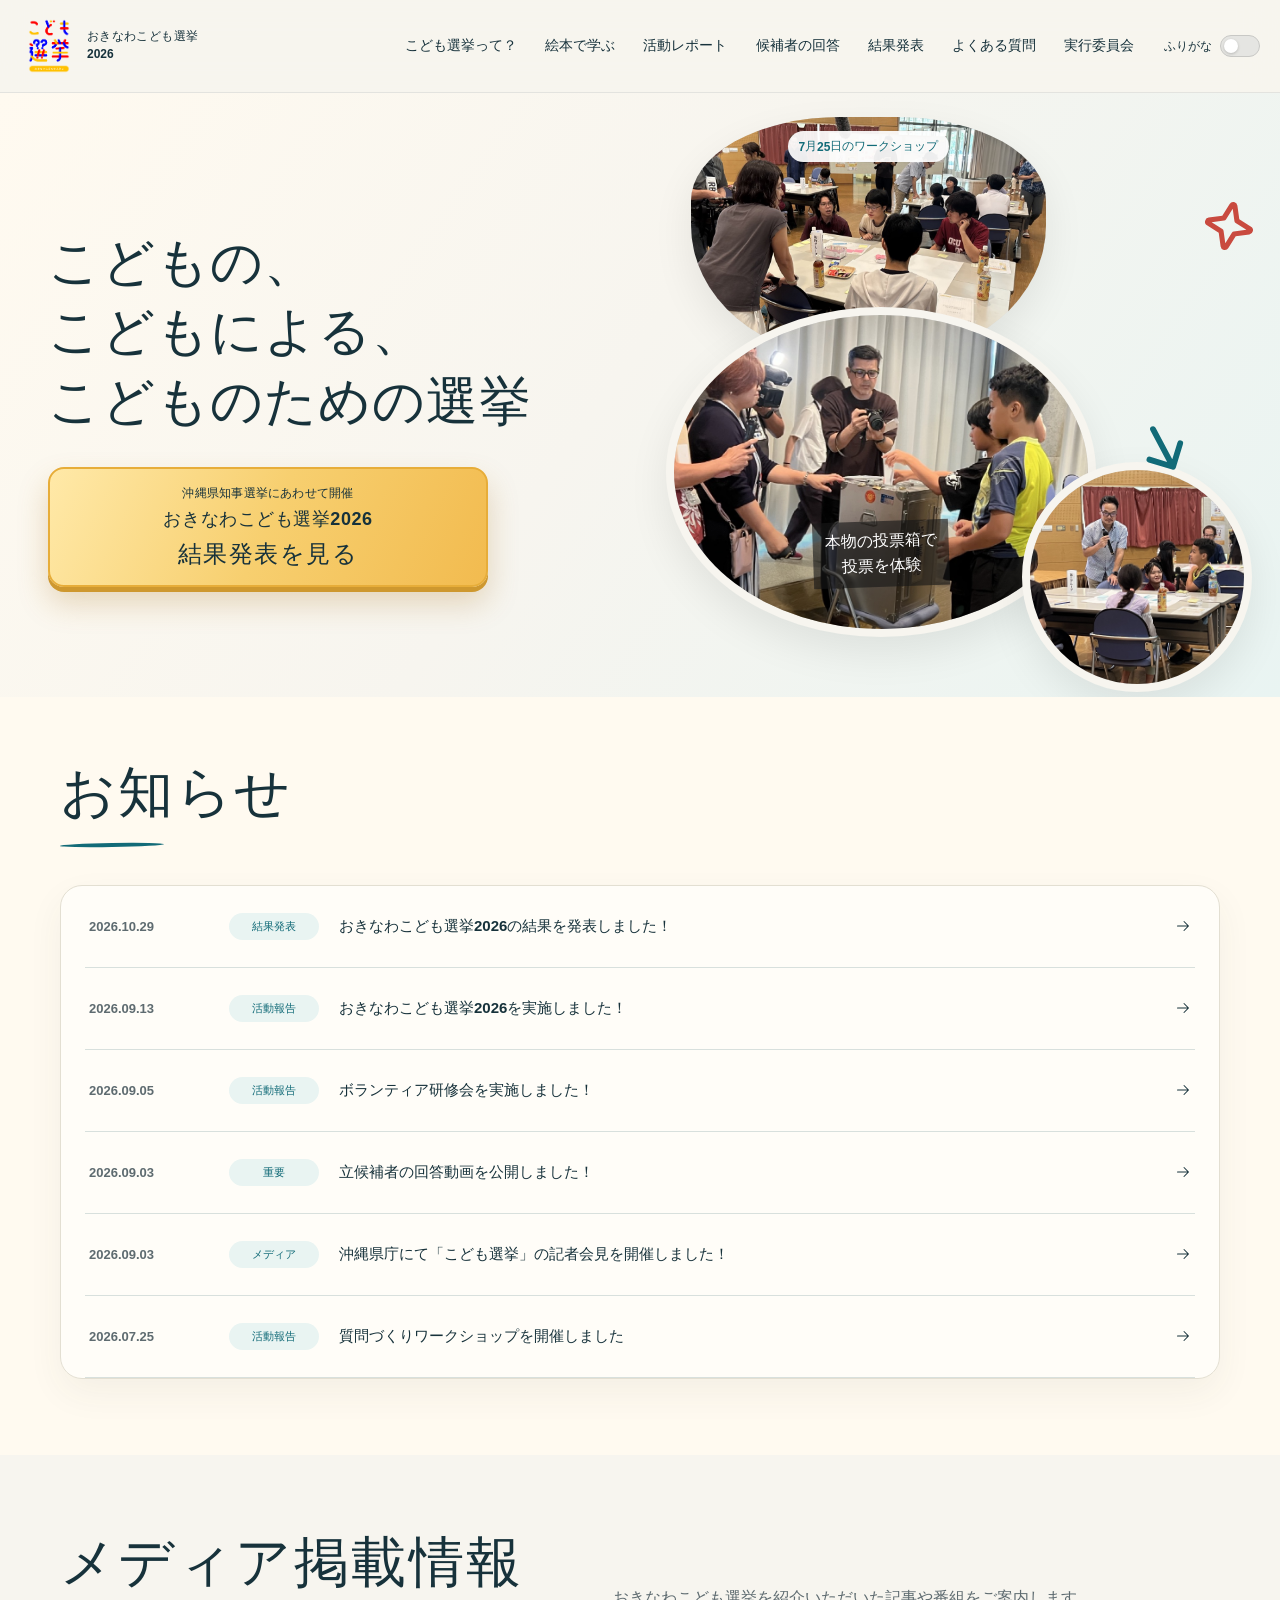
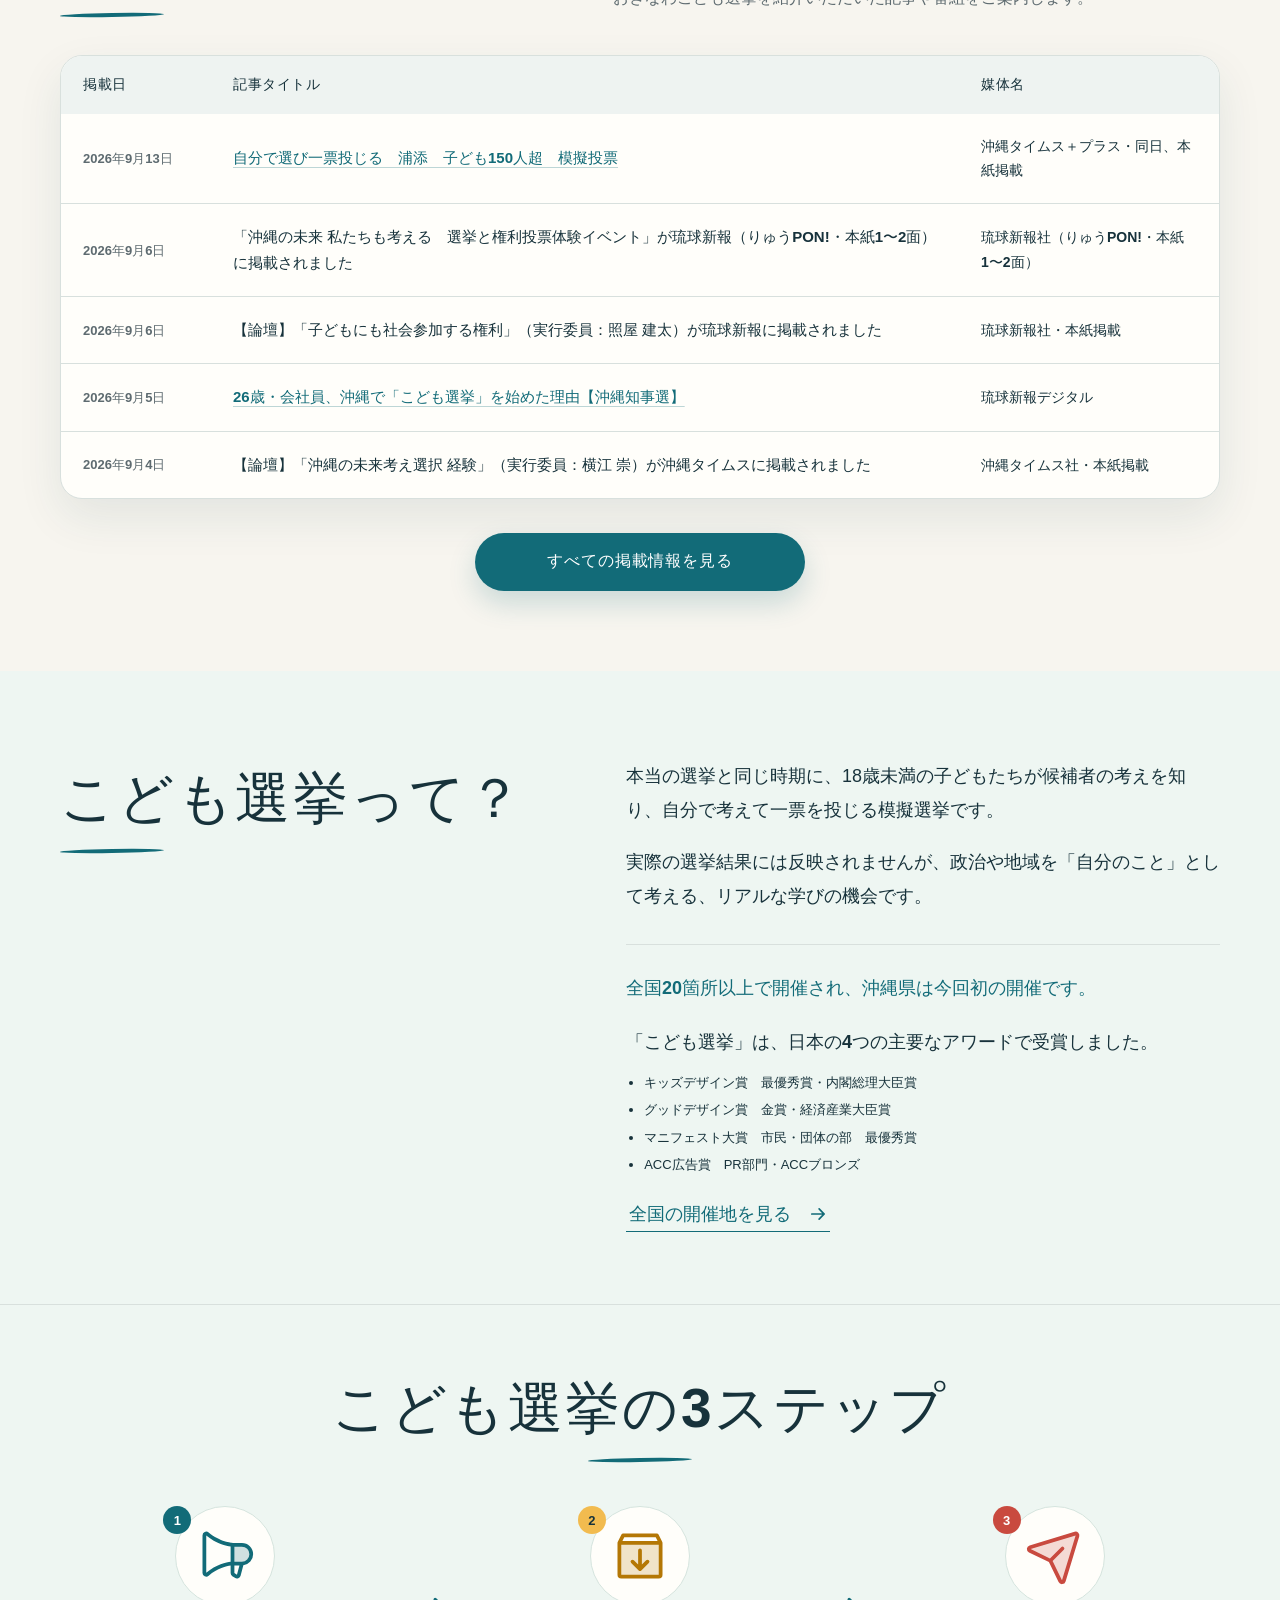
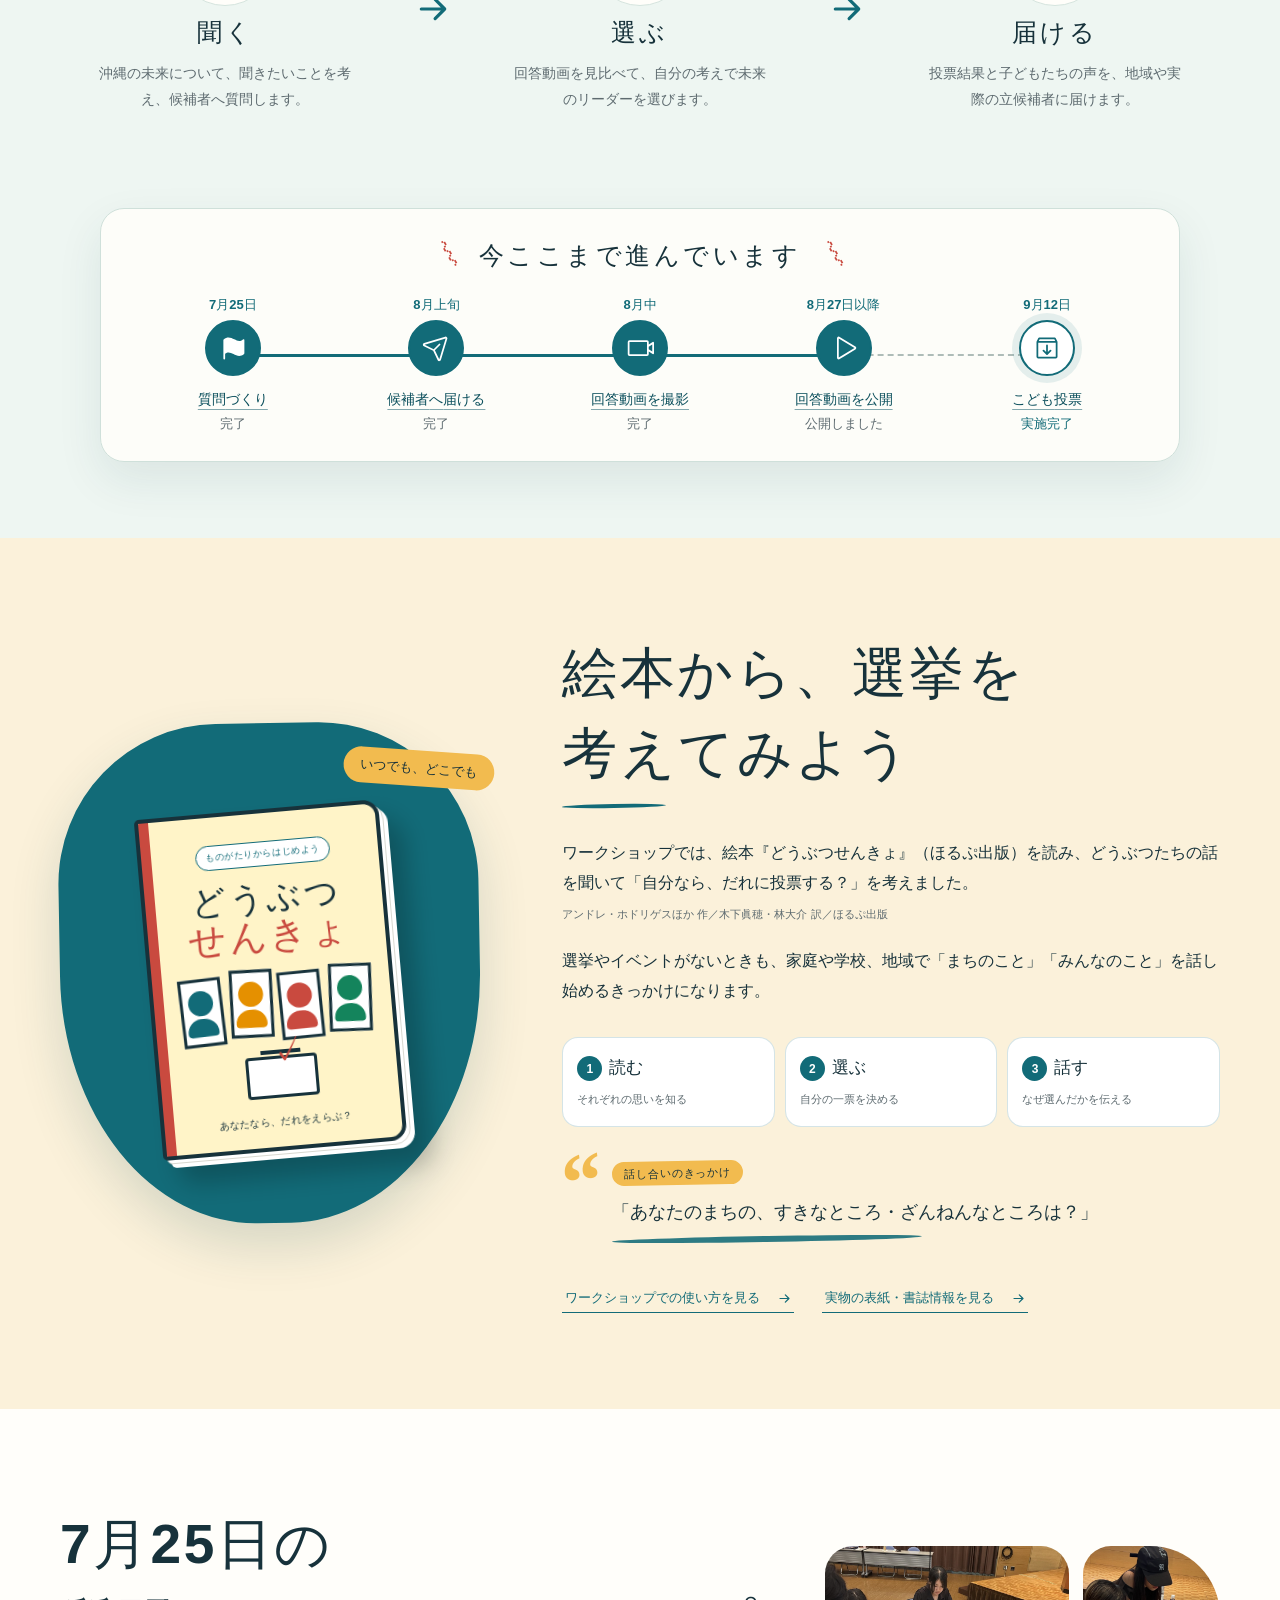
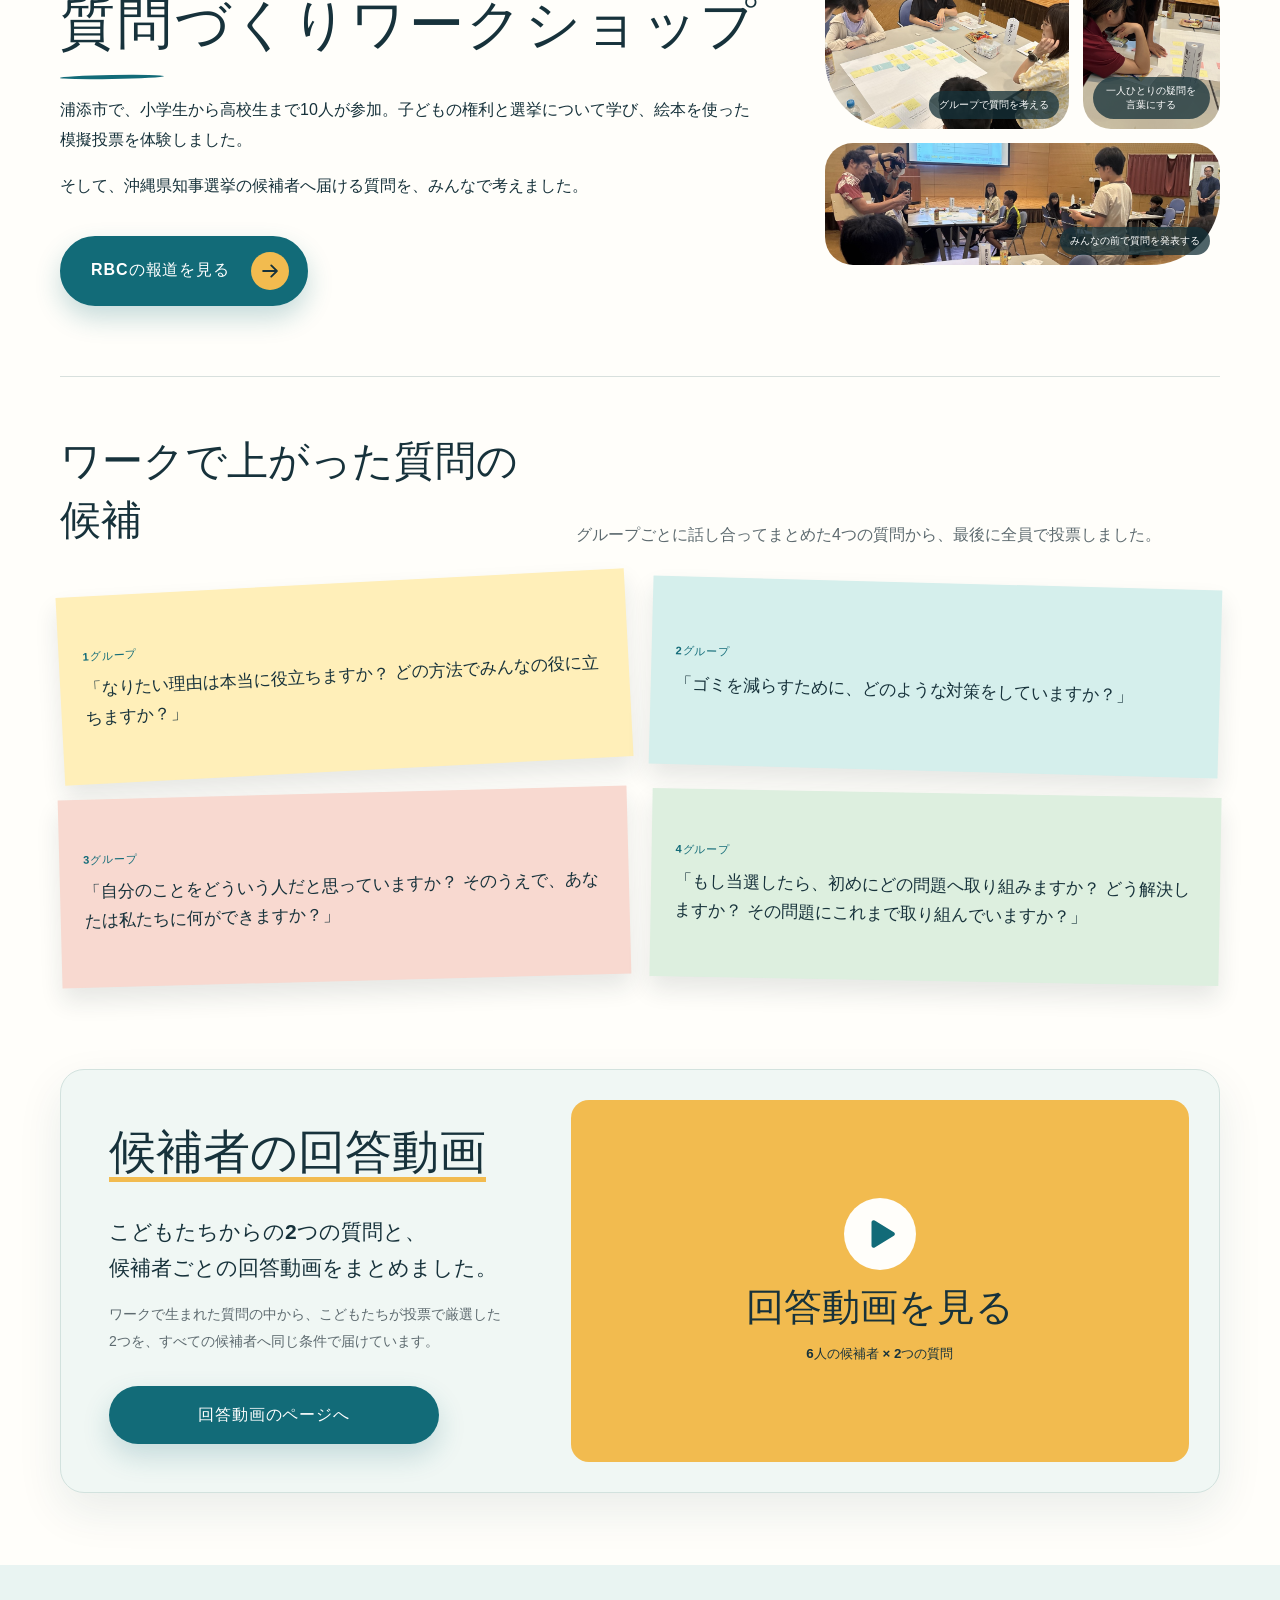
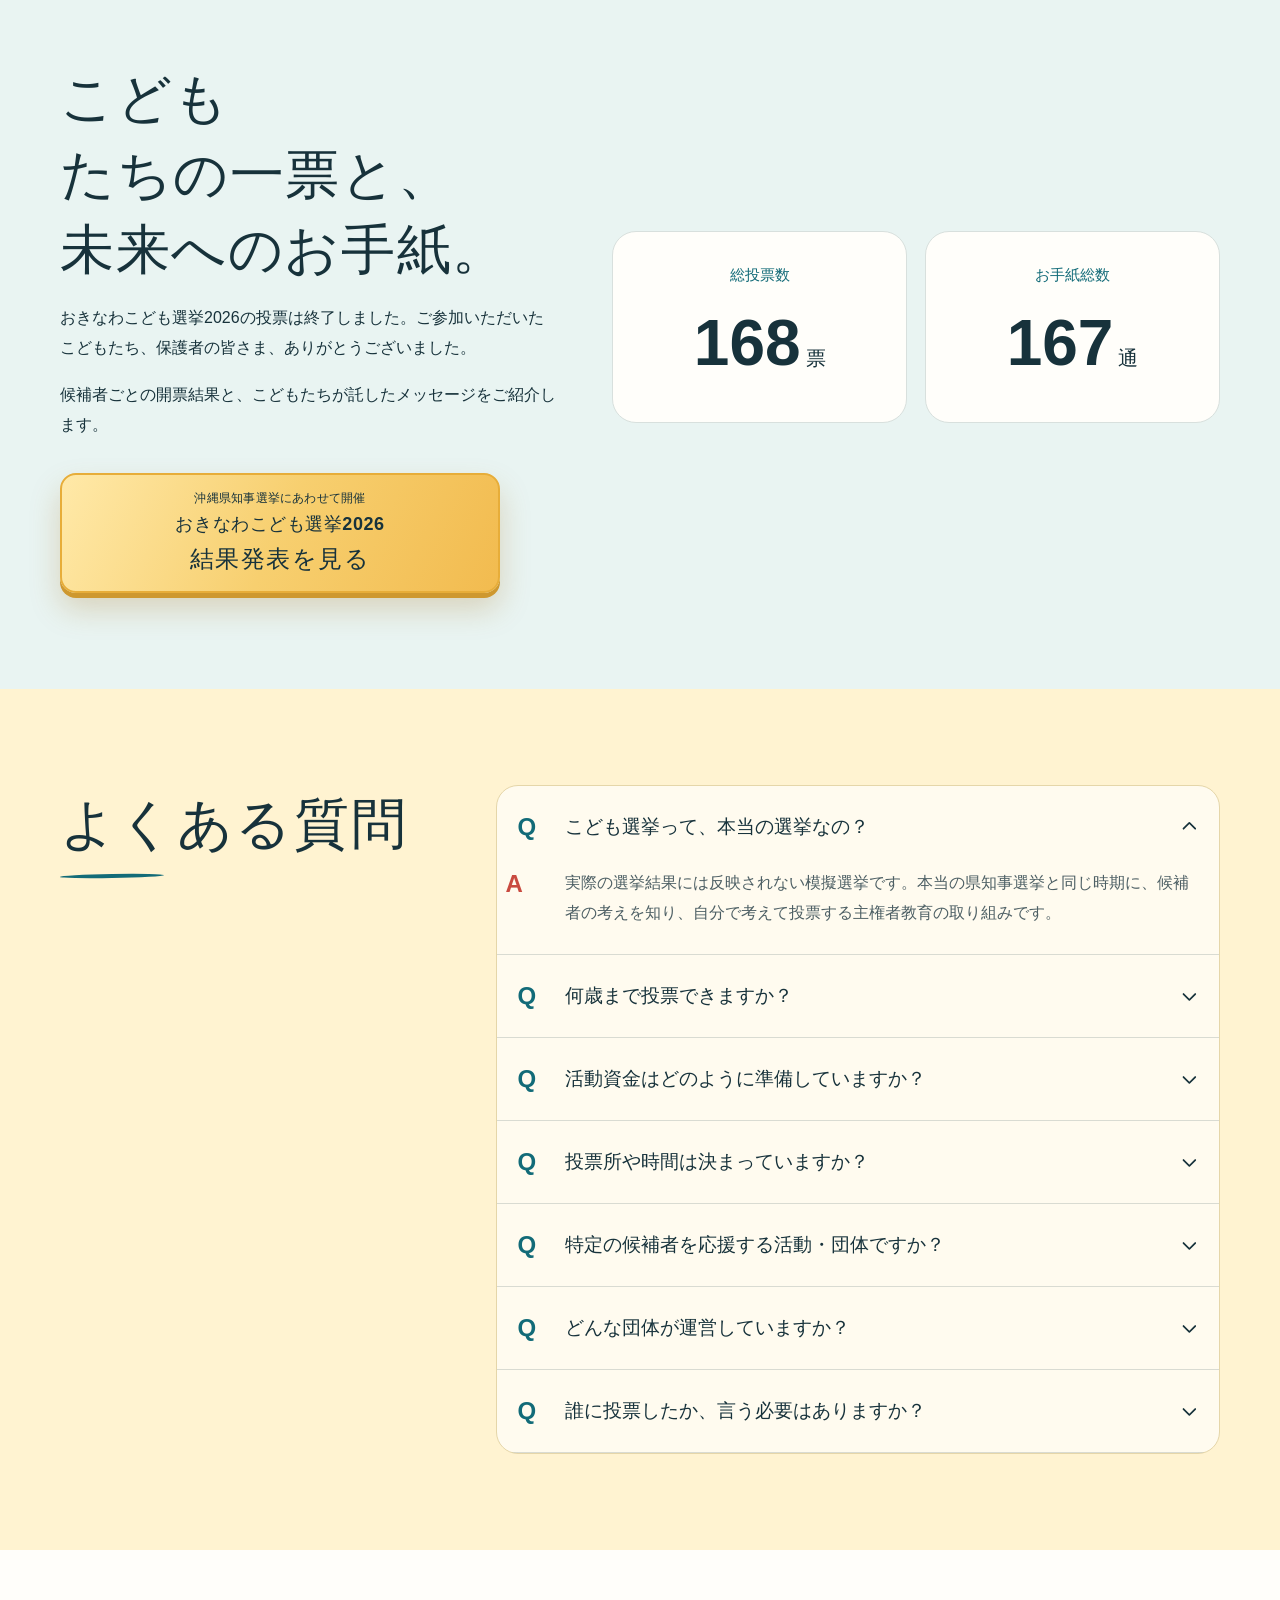
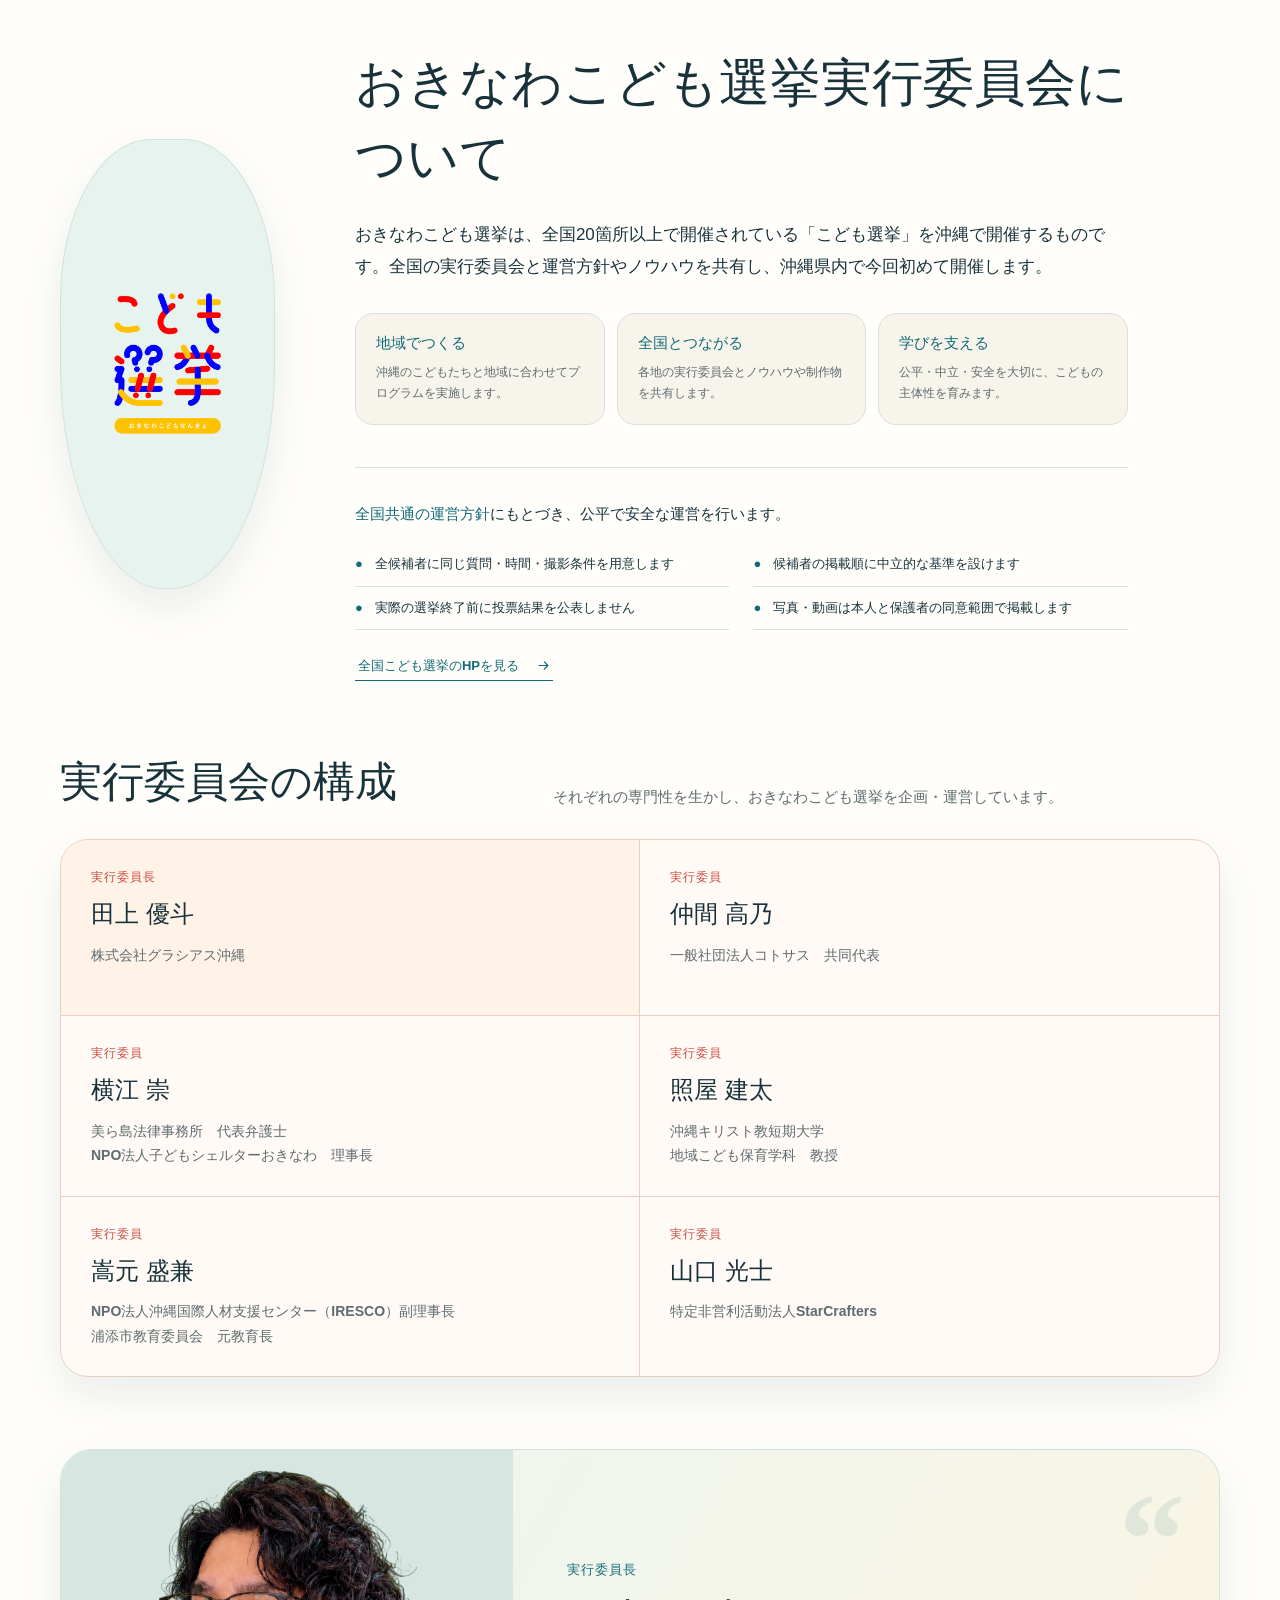
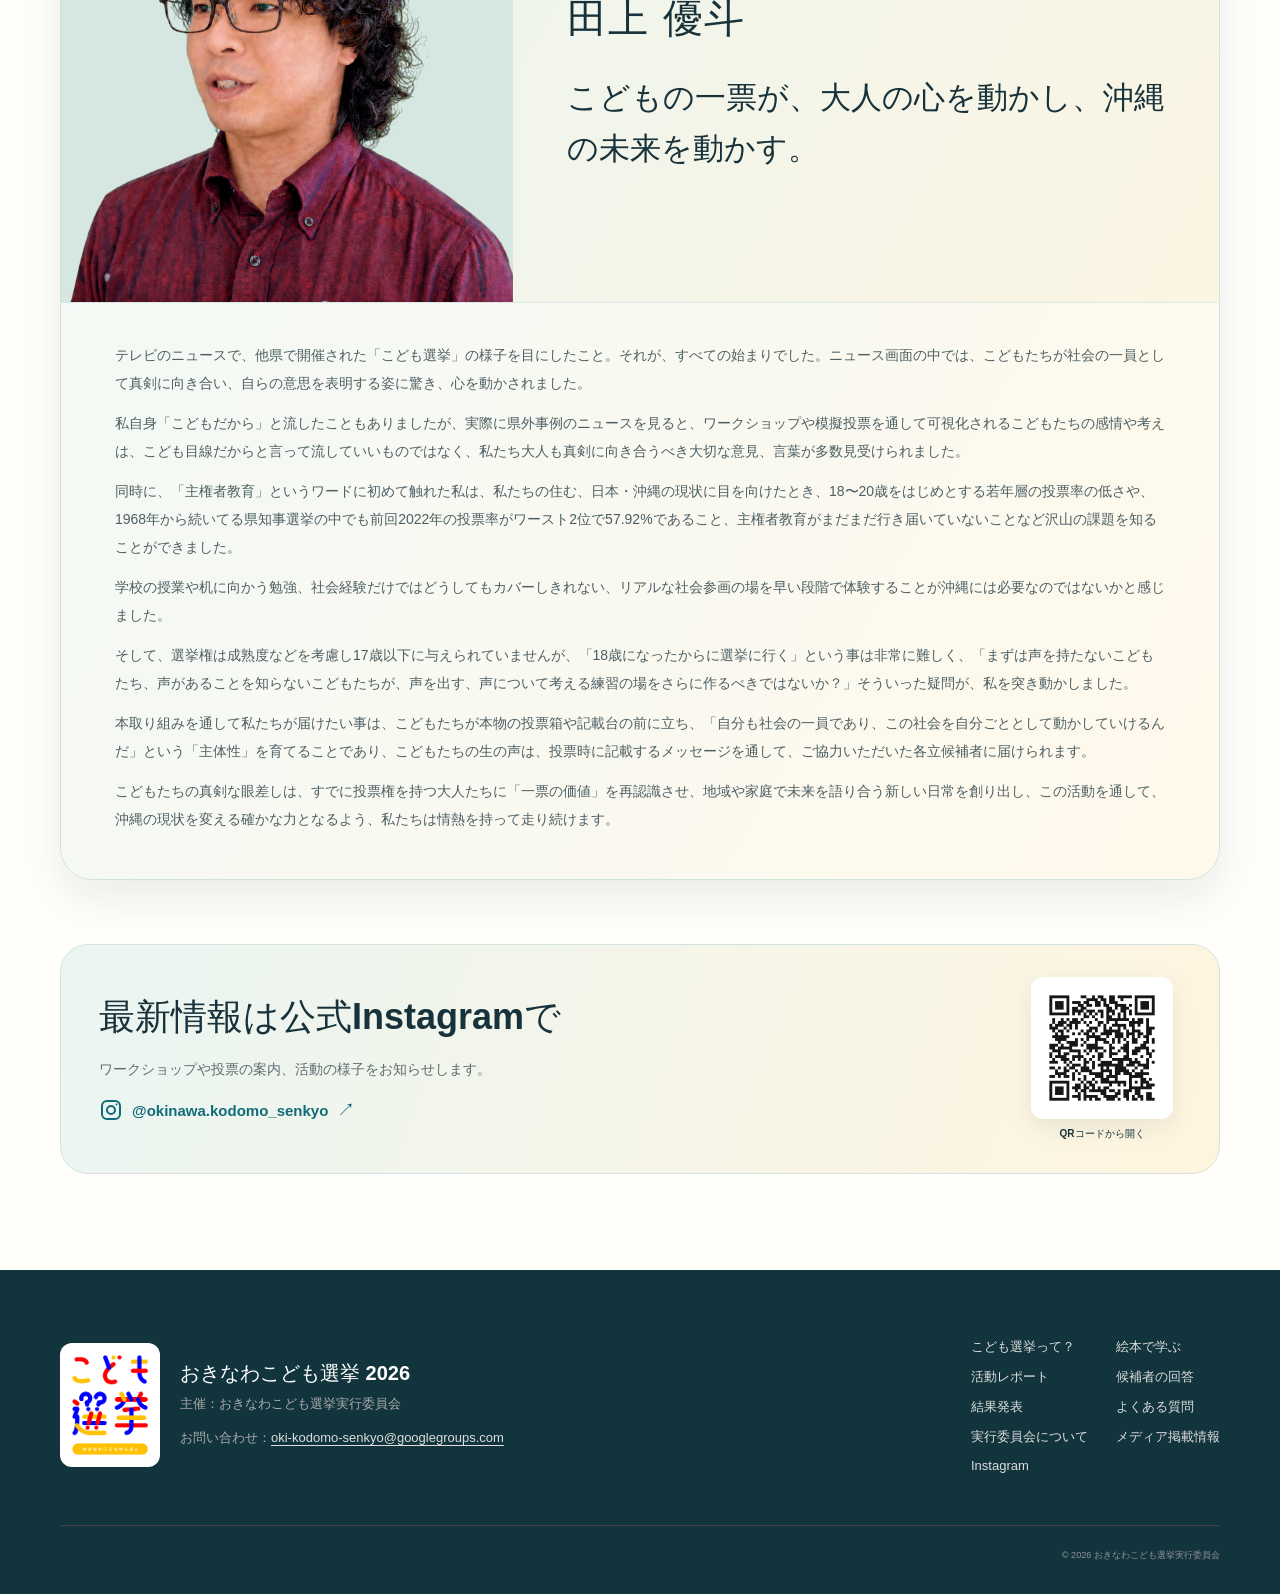
<file: index.html>
<!doctype html>
<html lang="ja">
  <head>
    <meta charset="UTF-8" />
    <meta name="viewport" content="width=device-width, initial-scale=1.0" />
    <meta
      name="description"
      content="おきなわこども選挙2026の公式サイトです。投票結果や子どもたちのお手紙、活動レポートをお届けします。"
    />
    <meta name="theme-color" content="#fafaf7" />
    <meta property="og:title" content="おきなわこども選挙 2026" />
    <meta
      property="og:description"
      content="こどもの、こどもによる、こどものための選挙"
    />
    <meta
      property="og:image"
      content="https://kodomo-senkyo-okinawa.github.io/assets/images/okinawa-kodomo-senkyo-logo.png"
    />
    <title>おきなわこども選挙 2026</title>
    <link
      rel="icon"
      type="image/png"
      href="./assets/images/okinawa-kodomo-senkyo-logo.png?v=20260803-1"
    />
    <link rel="stylesheet" href="./assets/css/styles.css?v=20261031-1" />
    <link
      rel="preload"
      as="image"
      href="./assets/images/okinawa-kodomo-senkyo-logo.png"
    />
    <link
      rel="preload"
      as="image"
      href="./assets/images/2026/01.jpeg?v=20260808-1"
    />
    <link
      rel="preload"
      as="image"
      href="./assets/images/2026/08.jpeg?v=20260808-1"
    />
    <link
      rel="preload"
      as="image"
      href="./assets/images/2026/04.jpeg?v=20260808-1"
    />
    <!-- Google tag (gtag.js) -->
    <script async src="https://www.googletagmanager.com/gtag/js?id=G-VC7TB6X8T9"></script>
    <script>
      window.dataLayer = window.dataLayer || [];
      function gtag() {
        dataLayer.push(arguments);
      }
      gtag("js", new Date());
      gtag("config", "G-VC7TB6X8T9");
    </script>
  </head>
  <body>
    <a class="skip-link" href="#main"
      ><ruby>本文<rt>ほんぶん</rt></ruby
      >へ<ruby>移動<rt>いどう</rt></ruby></a
    >
    <header class="site-header">
      <div class="header-inner">
        <a
          class="brand"
          href="#top"
          aria-label="おきなわこども選挙 2026 トップへ"
          ><img
            src="./assets/images/okinawa-kodomo-senkyo-logo.png"
            alt="おきなわこども選挙"
          /><span
            ><strong>おきなわこども<ruby>選挙<rt>せんきょ</rt></ruby></strong><small>2026</small></span
          ></a
        >
        <nav class="desktop-nav" aria-label="メインナビゲーション">
          <a href="#about"
            >こども<ruby>選挙<rt>せんきょ</rt></ruby
            >って？</a
          ><a href="#learn"
            ><ruby>絵本<rt>えほん</rt></ruby
            >で<ruby>学<rt>まな</rt></ruby
            >ぶ</a
          ><a href="#report"
            ><ruby>活動<rt>かつどう</rt></ruby
            >レポート</a
          ><a href="./candidates/"
            ><ruby>候補者<rt>こうほしゃ</rt></ruby
            >の<ruby>回答<rt>かいとう</rt></ruby></a
          ><a href="#vote"
            ><ruby>結果発表<rt>けっかはっぴょう</rt></ruby></a
          ><a href="#faq"
            >よくある<ruby>質問<rt>しつもん</rt></ruby></a
          ><a href="#committee"
            ><ruby>実行委員会<rt>じっこういいんかい</rt></ruby></a
          >
        </nav>
        <div class="header-actions">
          <label class="furigana-toggle"
            ><span>ふりがな</span
            ><input
              type="checkbox"
              aria-label="ふりがなの表示を切り替える" /><span
              class="toggle-track"
              aria-hidden="true"
              ><span></span></span></label
          ><button
            class="menu-button"
            type="button"
            aria-expanded="false"
            aria-controls="mobile-navigation"
            aria-label="メニューを開く"
          >
            <svg
              xmlns="http://www.w3.org/2000/svg"
              width="28"
              height="28"
              fill="currentColor"
              viewBox="0 0 256 256"
            >
              <path
                d="M224,128a8,8,0,0,1-8,8H40a8,8,0,0,1,0-16H216A8,8,0,0,1,224,128ZM40,72H216a8,8,0,0,0,0-16H40a8,8,0,0,0,0,16ZM216,184H40a8,8,0,0,0,0,16H216a8,8,0,0,0,0-16Z"
              ></path>
            </svg>
          </button>
        </div>
      </div>
      <div id="mobile-navigation" class="mobile-nav">
        <nav aria-label="モバイルナビゲーション">
          <a href="#about"
            ><span class="mobile-nav-label"
              >こども<ruby>選挙<rt>せんきょ</rt></ruby
              >って？</span
            ><svg
              xmlns="http://www.w3.org/2000/svg"
              width="1em"
              height="1em"
              fill="currentColor"
              viewBox="0 0 256 256"
            >
              <path
                d="M221.66,133.66l-72,72a8,8,0,0,1-11.32-11.32L196.69,136H40a8,8,0,0,1,0-16H196.69L138.34,61.66a8,8,0,0,1,11.32-11.32l72,72A8,8,0,0,1,221.66,133.66Z"
              ></path></svg></a
          ><a href="#learn"
            ><span class="mobile-nav-label"
              ><ruby>絵本<rt>えほん</rt></ruby
              >で<ruby>学<rt>まな</rt></ruby
              >ぶ</span
            ><svg
              xmlns="http://www.w3.org/2000/svg"
              width="1em"
              height="1em"
              fill="currentColor"
              viewBox="0 0 256 256"
            >
              <path
                d="M221.66,133.66l-72,72a8,8,0,0,1-11.32-11.32L196.69,136H40a8,8,0,0,1,0-16H196.69L138.34,61.66a8,8,0,0,1,11.32-11.32l72,72A8,8,0,0,1,221.66,133.66Z"
              ></path></svg></a
          ><a href="#report"
            ><span class="mobile-nav-label"
              ><ruby>活動<rt>かつどう</rt></ruby
              >レポート</span
            ><svg
              xmlns="http://www.w3.org/2000/svg"
              width="1em"
              height="1em"
              fill="currentColor"
              viewBox="0 0 256 256"
            >
              <path
                d="M221.66,133.66l-72,72a8,8,0,0,1-11.32-11.32L196.69,136H40a8,8,0,0,1,0-16H196.69L138.34,61.66a8,8,0,0,1,11.32-11.32l72,72A8,8,0,0,1,221.66,133.66Z"
              ></path></svg></a
          ><a href="./candidates/"
            ><span class="mobile-nav-label"
              ><ruby>候補者<rt>こうほしゃ</rt></ruby
              >の<ruby>回答<rt>かいとう</rt></ruby></span
            ><svg
              xmlns="http://www.w3.org/2000/svg"
              width="1em"
              height="1em"
              fill="currentColor"
              viewBox="0 0 256 256"
            >
              <path
                d="M221.66,133.66l-72,72a8,8,0,0,1-11.32-11.32L196.69,136H40a8,8,0,0,1,0-16H196.69L138.34,61.66a8,8,0,0,1,11.32-11.32l72,72A8,8,0,0,1,221.66,133.66Z"
              ></path></svg></a
          ><a href="#vote"
            ><ruby>結果発表<rt>けっかはっぴょう</rt></ruby></a
          ><a href="#faq"
            ><span class="mobile-nav-label"
              >よくある<ruby>質問<rt>しつもん</rt></ruby></span
            ><svg
              xmlns="http://www.w3.org/2000/svg"
              width="1em"
              height="1em"
              fill="currentColor"
              viewBox="0 0 256 256"
            >
              <path
                d="M221.66,133.66l-72,72a8,8,0,0,1-11.32-11.32L196.69,136H40a8,8,0,0,1,0-16H196.69L138.34,61.66a8,8,0,0,1,11.32-11.32l72,72A8,8,0,0,1,221.66,133.66Z"
              ></path></svg
          ></a>
          <a href="#committee"
            ><span class="mobile-nav-label"
              ><ruby>実行委員会<rt>じっこういいんかい</rt></ruby
              >について</span
            ><svg
              xmlns="http://www.w3.org/2000/svg"
              width="1em"
              height="1em"
              fill="currentColor"
              viewBox="0 0 256 256"
            >
              <path
                d="M221.66,133.66l-72,72a8,8,0,0,1-11.32-11.32L196.69,136H40a8,8,0,0,1,0-16H196.69L138.34,61.66a8,8,0,0,1,11.32-11.32l72,72A8,8,0,0,1,221.66,133.66Z"
              ></path></svg
          ></a>
        </nav>
      </div>
    </header>
    <main id="main">
      <section class="hero" id="top">
        <div class="hero-inner">
          <div class="hero-copy">
            <h1>
              <span class="hero-title-line">こどもの、</span
              ><span class="hero-title-line">こどもによる、</span
              ><span class="hero-title-line">こどものための<ruby
                  >選挙<rt>せんきょ</rt></ruby
                ></span
              >
            </h1>
            <a class="button button--primary button--results hero-results-link" href="./news/2026-10-29-results/">
              <span class="results-button-context"><ruby>沖縄県知事選挙<rt>おきなわけんちじせんきょ</rt></ruby>にあわせて<ruby>開催<rt>かいさい</rt></ruby></span>
              <span class="results-button-election">おきなわこども<ruby>選挙<rt>せんきょ</rt></ruby>2026</span>
              <span class="results-button-action"><ruby>結果発表<rt>けっかはっぴょう</rt></ruby>を<ruby>見<rt>み</rt></ruby>る</span>
            </a>
          </div>
          <div
            class="hero-visual"
            aria-label="7月25日の質問づくりワークショップの写真"
          >
            <svg
              xmlns="http://www.w3.org/2000/svg"
              width="54"
              height="54"
              fill="currentColor"
              viewBox="0 0 256 256"
              class="mark mark--red"
              aria-hidden="true"
            >
              <path
                d="M230.86,109.25,169.18,86.82,146.75,25.14a19.95,19.95,0,0,0-37.5,0L86.82,86.82,25.14,109.25a19.95,19.95,0,0,0,0,37.5l61.68,22.43,22.43,61.68a19.95,19.95,0,0,0,37.5,0l22.43-61.68,61.68-22.43a19.95,19.95,0,0,0,0-37.5Zm-75.14,39.29a12,12,0,0,0-7.18,7.18L128,212.21l-20.54-56.49a12,12,0,0,0-7.18-7.18L43.79,128l56.49-20.54a12,12,0,0,0,7.18-7.18L128,43.79l20.54,56.49a12,12,0,0,0,7.18,7.18L212.21,128Z"
              ></path>
            </svg>
            <figure class="photo photo--workshop">
              <img
                src="./assets/images/2026/01.jpeg?v=20260808-1"
                alt="会場全体で候補者への質問を話し合う子どもたち"
                width="1280"
                height="720"
              />
              <figcaption class="photo-label">
                7<ruby>月<rt>がつ</rt></ruby
                >25<ruby>日<rt>にち</rt></ruby
                >のワークショップ
              </figcaption>
            </figure>
            <figure class="photo photo--okinawa">
              <img
                src="./assets/images/2026/08.jpeg?v=20260808-1"
                alt="本物の投票箱へ投票用紙を入れる子どもたち"
                width="960"
                height="1280"
              />
              <figcaption>
                <ruby>本物<rt>ほんもの</rt></ruby
                >の<ruby>投票箱<rt>とうひょうばこ</rt></ruby
                >で<br /><ruby>投票<rt>とうひょう</rt></ruby
                >を<ruby>体験<rt>たいけん</rt></ruby>
              </figcaption>
            </figure>
            <figure class="photo photo--ballot">
              <img
                src="./assets/images/2026/04.jpeg?v=20260808-1"
                alt="候補者への質問について話し合う参加者たち"
                width="1280"
                height="960"
              />
            </figure>
            <svg
              xmlns="http://www.w3.org/2000/svg"
              width="62"
              height="62"
              fill="currentColor"
              viewBox="0 0 256 256"
              class="mark mark--arrow"
              aria-hidden="true"
            >
              <path
                d="M208.49,152.49l-72,72a12,12,0,0,1-17,0l-72-72a12,12,0,0,1,17-17L116,187V40a12,12,0,0,1,24,0V187l51.51-51.52a12,12,0,0,1,17,17Z"
              ></path>
            </svg>
          </div>
        </div>
      </section>
      <section class="news-section" aria-labelledby="news-heading">
        <div class="content-width">
          <div class="section-title section-title--left">
            <h2 id="news-heading">
              お<ruby>知<rt>し</rt></ruby
              >らせ
            </h2>
          </div>
          <div class="news-list">
            <a href="./news/2026-10-29-results/"
              ><time datetime="2026-10-29">2026.10.29</time
              ><span><ruby>結果発表<rt>けっかはっぴょう</rt></ruby></span
              ><strong>おきなわこども<ruby>選挙<rt>せんきょ</rt></ruby>2026の<ruby>結果<rt>けっか</rt></ruby>を<ruby>発表<rt>はっぴょう</rt></ruby>しました！</strong
              ><svg xmlns="http://www.w3.org/2000/svg" width="1em" height="1em" fill="currentColor" viewBox="0 0 256 256" aria-hidden="true"><path d="M221.66,133.66l-72,72a8,8,0,0,1-11.32-11.32L196.69,136H40a8,8,0,0,1,0-16H196.69L138.34,61.66a8,8,0,0,1,11.32-11.32l72,72A8,8,0,0,1,221.66,133.66Z"></path></svg></a>
            <a href="./news/2026-09-12/"
              ><time datetime="2026-09-13">2026.09.13</time
              ><span
                ><ruby>活動報告<rt>かつどうほうこく</rt></ruby></span
              ><strong
                >おきなわこども<ruby>選挙<rt>せんきょ</rt></ruby
                >2026を<ruby>実施<rt>じっし</rt></ruby
                >しました！</strong
              ><svg
                xmlns="http://www.w3.org/2000/svg"
                width="1em"
                height="1em"
                fill="currentColor"
                viewBox="0 0 256 256"
              >
                <path
                  d="M221.66,133.66l-72,72a8,8,0,0,1-11.32-11.32L196.69,136H40a8,8,0,0,1,0-16H196.69L138.34,61.66a8,8,0,0,1,11.32-11.32l72,72A8,8,0,0,1,221.66,133.66Z"
                ></path></svg></a
            ><a href="./news/2026-09-05/"
              ><time datetime="2026-09-05">2026.09.05</time
              ><span
                ><ruby>活動報告<rt>かつどうほうこく</rt></ruby></span
              ><strong
                >ボランティア<ruby>研修会<rt>けんしゅうかい</rt></ruby
                >を<ruby>実施<rt>じっし</rt></ruby
                >しました！</strong
              ><svg
                xmlns="http://www.w3.org/2000/svg"
                width="1em"
                height="1em"
                fill="currentColor"
                viewBox="0 0 256 256"
              >
                <path
                  d="M221.66,133.66l-72,72a8,8,0,0,1-11.32-11.32L196.69,136H40a8,8,0,0,1,0-16H196.69L138.34,61.66a8,8,0,0,1,11.32-11.32l72,72A8,8,0,0,1,221.66,133.66Z"
                ></path></svg></a
            ><a href="./news/2026-09-03-candidate-videos/"
              ><time datetime="2026-09-03">2026.09.03</time
              ><span><ruby>重要<rt>じゅうよう</rt></ruby></span
              ><strong
                ><ruby>立候補者<rt>りっこうほしゃ</rt></ruby
                >の<ruby>回答動画<rt>かいとうどうが</rt></ruby
                >を<ruby>公開<rt>こうかい</rt></ruby
                >しました！</strong
              ><svg
                xmlns="http://www.w3.org/2000/svg"
                width="1em"
                height="1em"
                fill="currentColor"
                viewBox="0 0 256 256"
              >
                <path
                  d="M221.66,133.66l-72,72a8,8,0,0,1-11.32-11.32L196.69,136H40a8,8,0,0,1,0-16H196.69L138.34,61.66a8,8,0,0,1,11.32-11.32l72,72A8,8,0,0,1,221.66,133.66Z"
                ></path></svg></a
            ><a href="./news/2026-09-03-press-conference/"
              ><time datetime="2026-09-03">2026.09.03</time
              ><span>メディア</span
              ><strong
                ><ruby>沖縄県庁<rt>おきなわけんちょう</rt></ruby
                >にて「こども<ruby>選挙<rt>せんきょ</rt></ruby
                >」の<ruby>記者会見<rt>きしゃかいけん</rt></ruby
                >を<ruby>開催<rt>かいさい</rt></ruby
                >しました！</strong
              ><svg
                xmlns="http://www.w3.org/2000/svg"
                width="1em"
                height="1em"
                fill="currentColor"
                viewBox="0 0 256 256"
              >
                <path
                  d="M221.66,133.66l-72,72a8,8,0,0,1-11.32-11.32L196.69,136H40a8,8,0,0,1,0-16H196.69L138.34,61.66a8,8,0,0,1,11.32-11.32l72,72A8,8,0,0,1,221.66,133.66Z"
                ></path></svg></a
            ><a href="./news/2026-07-25/"
              ><time datetime="2026-07-25">2026.07.25</time
              ><span
                ><ruby>活動報告<rt>かつどうほうこく</rt></ruby></span
              ><strong
                ><ruby>質問<rt>しつもん</rt></ruby
                >づくりワークショップを<ruby>開催<rt>かいさい</rt></ruby
                >しました</strong
              ><svg
                xmlns="http://www.w3.org/2000/svg"
                width="1em"
                height="1em"
                fill="currentColor"
                viewBox="0 0 256 256"
              >
                <path
                  d="M221.66,133.66l-72,72a8,8,0,0,1-11.32-11.32L196.69,136H40a8,8,0,0,1,0-16H196.69L138.34,61.66a8,8,0,0,1,11.32-11.32l72,72A8,8,0,0,1,221.66,133.66Z"
                ></path></svg></a
            >
          </div>
        </div>
      </section>
      <section
        class="media-section media-section--home"
        id="media"
        aria-labelledby="media-heading"
      >
        <div class="content-width">
          <div class="media-section__heading">
            <div class="section-title section-title--left">
              <h2 id="media-heading">
                メディア<ruby>掲載情報<rt>けいさいじょうほう</rt></ruby>
              </h2>
            </div>
            <p>
              おきなわこども<ruby>選挙<rt>せんきょ</rt></ruby
              >を<ruby>紹介<rt>しょうかい</rt></ruby
              >いただいた<ruby>記事<rt>きじ</rt></ruby
              >や<ruby>番組<rt>ばんぐみ</rt></ruby
              >をご<ruby>案内<rt>あんない</rt></ruby>します。
            </p>
          </div>
          <div class="media-table-shell">
            <table class="media-table">
              <caption class="sr-only">
                <ruby>新着<rt>しんちゃく</rt></ruby
                >のメディア<ruby>掲載情報<rt>けいさいじょうほう</rt></ruby>
              </caption>
              <thead>
                <tr>
                  <th scope="col"><ruby>掲載日<rt>けいさいび</rt></ruby></th>
                  <th scope="col"><ruby>記事<rt>きじ</rt></ruby>タイトル</th>
                  <th scope="col"><ruby>媒体名<rt>ばいたいめい</rt></ruby></th>
                </tr>
              </thead>
              <tbody>
                <tr>
                  <td data-label="掲載日">
                    <time datetime="2026-09-13">2026<ruby>年<rt>ねん</rt></ruby>9<ruby>月<rt>がつ</rt></ruby>13<ruby>日<rt>にち</rt></ruby></time>
                  </td>
                  <td class="media-table__title" data-label="記事タイトル">
                    <a
                      href="https://www.okinawatimes.co.jp/articles/-/1922817"
                      target="_blank"
                      rel="noreferrer"
                      >自分で選び一票投じる　浦添　子ども150人超　模擬投票</a
                    >
                  </td>
                  <td data-label="媒体名">沖縄タイムス＋プラス・同日、本紙掲載</td>
                </tr>
                <tr>
                  <td data-label="掲載日">
                    <time datetime="2026-09-06">2026<ruby>年<rt>ねん</rt></ruby>9<ruby>月<rt>がつ</rt></ruby>6<ruby>日<rt>にち</rt></ruby></time>
                  </td>
                  <td class="media-table__title" data-label="記事タイトル">
                    <span class="media-table__title-text">「沖縄の未来 私たちも考える　選挙と権利投票体験イベント」が琉球新報（りゅうPON!・本紙1〜2面）に掲載されました</span>
                  </td>
                  <td data-label="媒体名">琉球新報社（りゅうPON!・本紙1〜2面）</td>
                </tr>
                <tr>
                  <td data-label="掲載日">
                    <time datetime="2026-09-06">2026<ruby>年<rt>ねん</rt></ruby>9<ruby>月<rt>がつ</rt></ruby>6<ruby>日<rt>にち</rt></ruby></time>
                  </td>
                  <td class="media-table__title" data-label="記事タイトル">
                    <span class="media-table__title-text">【論壇】「子どもにも社会参加する権利」（実行委員：照屋 建太）が琉球新報に掲載されました</span>
                  </td>
                  <td data-label="媒体名">琉球新報社・本紙掲載</td>
                </tr>
                <tr>
                  <td data-label="掲載日">
                    <time datetime="2026-09-05">2026<ruby>年<rt>ねん</rt></ruby>9<ruby>月<rt>がつ</rt></ruby>5<ruby>日<rt>にち</rt></ruby></time>
                  </td>
                  <td class="media-table__title" data-label="記事タイトル">
                    <a
                      href="https://ryukyushimpo.jp/national/entry-5499125.html"
                      target="_blank"
                      rel="noreferrer"
                      >26歳・会社員、沖縄で「こども選挙」を始めた理由【沖縄知事選】</a
                    >
                  </td>
                  <td data-label="媒体名">琉球新報デジタル</td>
                </tr>
                <tr>
                  <td data-label="掲載日">
                    <time datetime="2026-09-04">2026<ruby>年<rt>ねん</rt></ruby>9<ruby>月<rt>がつ</rt></ruby>4<ruby>日<rt>にち</rt></ruby></time>
                  </td>
                  <td class="media-table__title" data-label="記事タイトル">
                    <span class="media-table__title-text">【論壇】「沖縄の未来考え選択 経験」（実行委員：横江 崇）が沖縄タイムスに掲載されました</span>
                  </td>
                  <td data-label="媒体名">沖縄タイムス社・本紙掲載</td>
                </tr>
              </tbody>
            </table>
          </div>
          <div class="media-section__actions">
            <a class="button button--primary media-more-button" href="./media/"
              >すべての<ruby>掲載情報<rt>けいさいじょうほう</rt></ruby
              >を<ruby>見<rt>み</rt></ruby
              >る</a
            >
          </div>
        </div>
      </section>
      <section class="about-section" id="about">
        <div class="content-width about-intro">
          <div class="section-title section-title--left">
            <h2>
              こども<ruby>選挙<rt>せんきょ</rt></ruby
              >って？
            </h2>
          </div>
          <div class="about-copy">
            <p>
              <ruby>本当<rt>ほんとう</rt></ruby
              >の<ruby>選挙<rt>せんきょ</rt></ruby
              >と<ruby>同<rt>おな</rt></ruby
              >じ<ruby>時期<rt>じき</rt></ruby
              >に、18<ruby>歳未満<rt>さいみまん</rt></ruby
              >の<ruby>子<rt>こ</rt></ruby
              >どもたちが<ruby>候補者<rt>こうほしゃ</rt></ruby
              >の<ruby>考<rt>かんが</rt></ruby
              >えを<ruby>知<rt>し</rt></ruby
              >り、<ruby>自分<rt>じぶん</rt></ruby
              >で<ruby>考<rt>かんが</rt></ruby
              >えて<ruby>一票<rt>いっぴょう</rt></ruby
              >を<ruby>投<rt>とう</rt></ruby
              >じる<ruby>模擬選挙<rt>もぎせんきょ</rt></ruby
              >です。
            </p>
            <p>
              <ruby>実際<rt>じっさい</rt></ruby
              >の<ruby>選挙結果<rt>せんきょけっか</rt></ruby
              >には<ruby>反映<rt>はんえい</rt></ruby
              >されませんが、<ruby>政治<rt>せいじ</rt></ruby
              >や<ruby>地域<rt>ちいき</rt></ruby
              >を「<ruby>自分<rt>じぶん</rt></ruby
              >のこと」として<ruby>考<rt>かんが</rt></ruby
              >える、リアルな<ruby>学<rt>まな</rt></ruby
              >びの<ruby>機会<rt>きかい</rt></ruby
              >です。
            </p>
            <div class="about-facts">
              <p class="about-national-note">
                <ruby>全国<rt>ぜんこく</rt></ruby
                >20<ruby>箇所以上<rt>かしょいじょう</rt></ruby
                >で<ruby>開催<rt>かいさい</rt></ruby
                >され、<ruby>沖縄県<rt>おきなわけん</rt></ruby
                >は<ruby>今回初<rt>こんかいはつ</rt></ruby
                >の<ruby>開催<rt>かいさい</rt></ruby
                >です。
              </p>
              <p class="about-awards-title">
                「こども<ruby>選挙<rt>せんきょ</rt></ruby
                >」は、<ruby>日本<rt>にほん</rt></ruby
                >の4つの<ruby>主要<rt>しゅよう</rt></ruby
                >なアワードで<ruby>受賞<rt>じゅしょう</rt></ruby
                >しました。
              </p>
              <ul class="about-awards-list">
                <li>キッズデザイン<ruby>賞<rt>しょう</rt></ruby>　<ruby>最優秀賞<rt>さいゆうしゅうしょう</rt></ruby>・<ruby>内閣総理大臣賞<rt>ないかくそうりだいじんしょう</rt></ruby></li>
                <li>グッドデザイン<ruby>賞<rt>しょう</rt></ruby>　<ruby>金賞<rt>きんしょう</rt></ruby>・<ruby>経済産業大臣賞<rt>けいざいさんぎょうだいじんしょう</rt></ruby></li>
                <li>マニフェスト<ruby>大賞<rt>たいしょう</rt></ruby>　<ruby>市民<rt>しみん</rt></ruby>・<ruby>団体<rt>だんたい</rt></ruby>の<ruby>部<rt>ぶ</rt></ruby>　<ruby>最優秀賞<rt>さいゆうしゅうしょう</rt></ruby></li>
                <li>ACC<ruby>広告賞<rt>こうこくしょう</rt></ruby>　PR<ruby>部門<rt>ぶもん</rt></ruby>・ACCブロンズ</li>
              </ul>
              <a
                class="text-link"
                href="https://kodomo-senkyo.com/zenkoku/"
                target="_blank"
                rel="noreferrer"
                ><ruby>全国<rt>ぜんこく</rt></ruby
                >の<ruby>開催地<rt>かいさいち</rt></ruby
                >を<ruby>見<rt>み</rt></ruby
                >る
                <svg
                  xmlns="http://www.w3.org/2000/svg"
                  width="1em"
                  height="1em"
                  fill="currentColor"
                  viewBox="0 0 256 256"
                >
                  <path
                    d="M224.49,136.49l-72,72a12,12,0,0,1-17-17L187,140H40a12,12,0,0,1,0-24H187L135.51,64.48a12,12,0,0,1,17-17l72,72A12,12,0,0,1,224.49,136.49Z"
                  ></path></svg
              ></a>
            </div>
          </div>
        </div>
        <div class="about-steps" id="steps">
          <div class="content-width steps-heading">
            <div class="section-title section-title--center">
            <h2>
              こども<ruby>選挙<rt>せんきょ</rt></ruby
              >の3ステップ
            </h2>
            </div>
          </div>
          <div class="content-width three-steps">
          <article>
            <span class="number number--blue">1</span>
            <div class="step-art step-art--blue">
              <svg
                xmlns="http://www.w3.org/2000/svg"
                width="60"
                height="60"
                fill="currentColor"
                viewBox="0 0 256 256"
              >
                <path
                  d="M240,120a40,40,0,0,1-40,40H160V80h40A40,40,0,0,1,240,120Z"
                  opacity="0.2"
                ></path>
                <path
                  d="M248,120a48.05,48.05,0,0,0-48-48H160.2c-2.91-.17-53.62-3.74-101.91-44.24A16,16,0,0,0,32,40V200a16,16,0,0,0,26.29,12.25c37.77-31.68,77-40.76,93.71-43.3v31.72A16,16,0,0,0,159.12,214l11,7.33A16,16,0,0,0,194.5,212l11.77-44.36A48.07,48.07,0,0,0,248,120ZM48,199.93V40h0c42.81,35.91,86.63,45,104,47.24v65.48C134.65,155,90.84,164.07,48,199.93Zm131,8,0,.11-11-7.33V168h21.6ZM200,152H168V88h32a32,32,0,1,1,0,64Z"
                ></path>
              </svg>
            </div>
            <h3>
              <ruby>聞<rt>き</rt></ruby
              >く
            </h3>
            <p>
              <ruby>沖縄<rt>おきなわ</rt></ruby
              >の<ruby>未来<rt>みらい</rt></ruby
              >について、<ruby>聞<rt>き</rt></ruby
              >きたいことを<ruby>考<rt>かんが</rt></ruby
              >え、<ruby>候補者<rt>こうほしゃ</rt></ruby
              >へ<ruby>質問<rt>しつもん</rt></ruby
              >します。
            </p>
          </article>
          <svg
            xmlns="http://www.w3.org/2000/svg"
            width="34"
            height="34"
            fill="currentColor"
            viewBox="0 0 256 256"
            class="step-arrow"
            aria-hidden="true"
          >
            <path
              d="M224.49,136.49l-72,72a12,12,0,0,1-17-17L187,140H40a12,12,0,0,1,0-24H187L135.51,64.48a12,12,0,0,1,17-17l72,72A12,12,0,0,1,224.49,136.49Z"
            ></path>
          </svg>
          <article>
            <span class="number number--yellow">2</span>
            <div class="step-art step-art--yellow">
              <svg
                xmlns="http://www.w3.org/2000/svg"
                width="60"
                height="60"
                fill="currentColor"
                viewBox="0 0 256 256"
              >
                <path
                  d="M216,72V208a8,8,0,0,1-8,8H48a8,8,0,0,1-8-8V72Z"
                  opacity="0.2"
                ></path>
                <path
                  d="M223.16,68.42l-16-32A8,8,0,0,0,200,32H56a8,8,0,0,0-7.16,4.42l-16,32A8.08,8.08,0,0,0,32,72V208a16,16,0,0,0,16,16H208a16,16,0,0,0,16-16V72A8.08,8.08,0,0,0,223.16,68.42ZM60.94,48H195.06l8,16H52.94ZM208,208H48V80H208V208Zm-42.34-61.66a8,8,0,0,1,0,11.32l-32,32a8,8,0,0,1-11.32,0l-32-32a8,8,0,0,1,11.32-11.32L120,164.69V104a8,8,0,0,1,16,0v60.69l18.34-18.35A8,8,0,0,1,165.66,146.34Z"
                ></path>
              </svg>
            </div>
            <h3>
              <ruby>選<rt>えら</rt></ruby
              >ぶ
            </h3>
            <p>
              <ruby>回答動画<rt>かいとうどうが</rt></ruby
              >を<ruby>見比<rt>みくら</rt></ruby
              >べて、<ruby>自分<rt>じぶん</rt></ruby
              >の<ruby>考<rt>かんが</rt></ruby
              >えで<ruby>未来<rt>みらい</rt></ruby
              >のリーダーを<ruby>選<rt>えら</rt></ruby
              >びます。
            </p>
          </article>
          <svg
            xmlns="http://www.w3.org/2000/svg"
            width="34"
            height="34"
            fill="currentColor"
            viewBox="0 0 256 256"
            class="step-arrow"
            aria-hidden="true"
          >
            <path
              d="M224.49,136.49l-72,72a12,12,0,0,1-17-17L187,140H40a12,12,0,0,1,0-24H187L135.51,64.48a12,12,0,0,1,17-17l72,72A12,12,0,0,1,224.49,136.49Z"
            ></path>
          </svg>
          <article>
            <span class="number number--red">3</span>
            <div class="step-art step-art--red">
              <svg
                xmlns="http://www.w3.org/2000/svg"
                width="60"
                height="60"
                fill="currentColor"
                viewBox="0 0 256 256"
              >
                <path
                  d="M223.69,42.18l-58.22,192a8,8,0,0,1-14.92,1.25L108,148,20.58,105.45a8,8,0,0,1,1.25-14.92l192-58.22A8,8,0,0,1,223.69,42.18Z"
                  opacity="0.2"
                ></path>
                <path
                  d="M227.32,28.68a16,16,0,0,0-15.66-4.08l-.15,0L19.57,82.84a16,16,0,0,0-2.49,29.8L102,154l41.3,84.87A15.86,15.86,0,0,0,157.74,248q.69,0,1.38-.06a15.88,15.88,0,0,0,14-11.51l58.2-191.94c0-.05,0-.1,0-.15A16,16,0,0,0,227.32,28.68ZM157.83,231.85l-.05.14,0-.07-40.06-82.3,48-48a8,8,0,0,0-11.31-11.31l-48,48L24.08,98.25l-.07,0,.14,0L216,40Z"
                ></path>
              </svg>
            </div>
            <h3>
              <ruby>届<rt>とど</rt></ruby
              >ける
            </h3>
            <p>
              <ruby>投票結果<rt>とうひょうけっか</rt></ruby
              >と<ruby>子<rt>こ</rt></ruby
              >どもたちの<ruby>声<rt>こえ</rt></ruby
              >を、<ruby>地域<rt>ちいき</rt></ruby
              >や<ruby>実際<rt>じっさい</rt></ruby
              >の<ruby>立候補者<rt>りっこうほしゃ</rt></ruby
              >に<ruby>届<rt>とど</rt></ruby
              >けます。
            </p>
          </article>
          </div>
        </div>
      </section>
      <section class="progress-section" aria-labelledby="progress-heading">
        <div class="content-width progress-card">
          <div class="progress-heading">
            <span aria-hidden="true">〰</span>
            <h2 id="progress-heading">
              <ruby>今<rt>いま</rt></ruby
              >ここまで<ruby>進<rt>すす</rt></ruby
              >んでいます
            </h2>
            <span aria-hidden="true">〰</span>
          </div>
          <ol class="progress-list">
            <li class="progress-item progress-item--done">
              <span class="step-date"
                >7<ruby>月<rt>がつ</rt></ruby
                >25<ruby>日<rt>にち</rt></ruby></span
              ><span class="step-icon"
                ><svg
                  xmlns="http://www.w3.org/2000/svg"
                  width="28"
                  height="28"
                  fill="currentColor"
                  viewBox="0 0 256 256"
                >
                  <path
                    d="M232,56V176a8,8,0,0,1-2.76,6c-15.28,13.23-29.89,18-43.82,18-18.91,0-36.57-8.74-53-16.85C105.87,170,82.79,158.61,56,179.77V224a8,8,0,0,1-16,0V56a8,8,0,0,1,2.77-6h0c36-31.18,68.31-15.21,96.79-1.12C167,62.46,190.79,74.2,218.76,50A8,8,0,0,1,232,56Z"
                  ></path></svg></span
              ><strong><a class="progress-link" href="./news/2026-07-25/" aria-label="質問づくり：ワークショップのレポートを見る"><ruby>質問<rt>しつもん</rt></ruby
                >づくり</a></strong><small
                ><ruby>完了<rt>かんりょう</rt></ruby></small
              >
            </li>
            <li class="progress-item progress-item--done">
              <span class="step-date"
                >8<ruby>月上旬<rt>がつじょうじゅん</rt></ruby></span
              ><span class="step-icon"
                ><svg
                  xmlns="http://www.w3.org/2000/svg"
                  width="28"
                  height="28"
                  fill="currentColor"
                  viewBox="0 0 256 256"
                >
                  <path
                    d="M227.32,28.68a16,16,0,0,0-15.66-4.08l-.15,0L19.57,82.84a16,16,0,0,0-2.49,29.8L102,154l41.3,84.87A15.86,15.86,0,0,0,157.74,248q.69,0,1.38-.06a15.88,15.88,0,0,0,14-11.51l58.2-191.94c0-.05,0-.1,0-.15A16,16,0,0,0,227.32,28.68ZM157.83,231.85l-.05.14,0-.07-40.06-82.3,48-48a8,8,0,0,0-11.31-11.31l-48,48L24.08,98.25l-.07,0,.14,0L216,40Z"
                  ></path></svg></span
              ><strong><a class="progress-link" href="./candidates/#question-1-heading" aria-label="候補者へ届ける：候補者へ届けた質問と回答を見る"><ruby>候補者<rt>こうほしゃ</rt></ruby
                >へ<ruby>届<rt>とど</rt></ruby
                >ける</a></strong><small
                ><ruby>完了<rt>かんりょう</rt></ruby></small
              >
            </li>
            <li class="progress-item progress-item--done">
              <span class="step-date"
                >8<ruby>月中<rt>がつちゅう</rt></ruby></span
              ><span class="step-icon"
                ><svg
                  xmlns="http://www.w3.org/2000/svg"
                  width="28"
                  height="28"
                  fill="currentColor"
                  viewBox="0 0 256 256"
                >
                  <path
                    d="M251.77,73a8,8,0,0,0-8.21.39L208,97.05V72a16,16,0,0,0-16-16H32A16,16,0,0,0,16,72V184a16,16,0,0,0,16,16H192a16,16,0,0,0,16-16V159l35.56,23.71A8,8,0,0,0,248,184a8,8,0,0,0,8-8V80A8,8,0,0,0,251.77,73ZM192,184H32V72H192V184Zm48-22.95-32-21.33V116.28L240,95Z"
                  ></path></svg></span
              ><strong><a class="progress-link" href="./news/2026-09-03-candidate-videos/" aria-label="回答動画を撮影：回答動画の紹介記事を見る"><ruby>回答動画<rt>かいとうどうが</rt></ruby
                >を<ruby>撮影<rt>さつえい</rt></ruby></a></strong><small
                ><ruby>完了<rt>かんりょう</rt></ruby></small
              >
            </li>
            <li class="progress-item progress-item--done">
              <span class="step-date"
                >8<ruby>月<rt>がつ</rt></ruby
                >27<ruby>日以降<rt>にちいこう</rt></ruby></span
              ><span class="step-icon"
                ><svg
                  xmlns="http://www.w3.org/2000/svg"
                  width="28"
                  height="28"
                  fill="currentColor"
                  viewBox="0 0 256 256"
                >
                  <path
                    d="M232.4,114.49,88.32,26.35a16,16,0,0,0-16.2-.3A15.86,15.86,0,0,0,64,39.87V216.13A15.94,15.94,0,0,0,80,232a16.07,16.07,0,0,0,8.36-2.35L232.4,141.51a15.81,15.81,0,0,0,0-27ZM80,215.94V40l143.83,88Z"
                  ></path></svg></span
              ><strong><a class="progress-link" href="./candidates/" aria-label="回答動画を公開：すべての候補者の回答動画を見る"><ruby>回答動画<rt>かいとうどうが</rt></ruby
                >を<ruby>公開<rt>こうかい</rt></ruby></a></strong><small
                ><ruby>公開<rt>こうかい</rt></ruby
                >しました</small
              >
            </li>
            <li class="progress-item progress-item--current">
              <span class="step-date"
                >9<ruby>月<rt>がつ</rt></ruby
                >12<ruby>日<rt>にち</rt></ruby></span
              ><span class="step-icon"
                ><svg
                  xmlns="http://www.w3.org/2000/svg"
                  width="28"
                  height="28"
                  fill="currentColor"
                  viewBox="0 0 256 256"
                >
                  <path
                    d="M223.16,68.42l-16-32A8,8,0,0,0,200,32H56a8,8,0,0,0-7.16,4.42l-16,32A8.08,8.08,0,0,0,32,72V208a16,16,0,0,0,16,16H208a16,16,0,0,0,16-16V72A8.08,8.08,0,0,0,223.16,68.42ZM60.94,48H195.06l8,16H52.94ZM208,208H48V80H208V208Zm-42.34-61.66a8,8,0,0,1,0,11.32l-32,32a8,8,0,0,1-11.32,0l-32-32a8,8,0,0,1,11.32-11.32L120,164.69V104a8,8,0,0,1,16,0v60.69l18.34-18.35A8,8,0,0,1,165.66,146.34Z"
                  ></path></svg></span
              ><strong><a class="progress-link" href="./news/2026-10-29-results/" aria-label="こども投票：投票結果とこどもたちのお手紙を見る">こども<ruby>投票<rt>とうひょう</rt></ruby></a></strong><small
                ><ruby>実施完了<rt>じっしかんりょう</rt></ruby></small
              >
            </li>
          </ol>
        </div>
      </section>
      <section class="learning-section" id="learn">
        <div class="content-width learning-grid">
          <div class="learning-visual-wrap">
            <div class="learning-visual" aria-hidden="true">
              <span class="learning-badge">いつでも、どこでも</span>
              <div class="original-book">
                <div class="original-book-cover">
                  <span class="original-book-kicker">ものがたりからはじめよう</span>
                  <strong>どうぶつ<br /><em>せんきょ</em></strong>
                  <div class="original-book-candidates">
                    <span></span><span></span><span></span><span></span>
                  </div>
                  <div class="original-book-ballot">
                    <span>✓</span>
                  </div>
                  <small>あなたなら、だれをえらぶ？</small>
                </div>
              </div>
            </div>
          </div>
          <div class="learning-copy">
            <div class="section-title section-title--left">
              <h2>
                <ruby>絵本<rt>えほん</rt></ruby
                >から、<ruby>選挙<rt>せんきょ</rt></ruby
                >を<br /><ruby>考<rt>かんが</rt></ruby
                >えてみよう
              </h2>
            </div>
            <p class="learning-lead">
              ワークショップでは、<ruby>絵本<rt>えほん</rt></ruby
              >『どうぶつせんきょ』（ほるぷ<ruby>出版<rt>しゅっぱん</rt></ruby
              >）を<ruby>読<rt>よ</rt></ruby
              >み、どうぶつたちの<ruby>話<rt>はなし</rt></ruby
              >を<ruby>聞<rt>き</rt></ruby
              >いて「<ruby>自分<rt>じぶん</rt></ruby
              >なら、だれに<ruby>投票<rt>とうひょう</rt></ruby
              >する？」を<ruby>考<rt>かんが</rt></ruby
              >えました。
            </p>
            <p class="learning-book-meta">
              アンドレ・ホドリゲスほか <ruby>作<rt>さく</rt></ruby
              >／<ruby>木下眞穂<rt>きのしたまほ</rt></ruby
              >・<ruby>林大介<rt>はやしだいすけ</rt></ruby
              > <ruby>訳<rt>やく</rt></ruby
              >／ほるぷ<ruby>出版<rt>しゅっぱん</rt></ruby>
            </p>
            <p>
              <ruby>選挙<rt>せんきょ</rt></ruby
              >やイベントがないときも、<ruby>家庭<rt>かてい</rt></ruby
              >や<ruby>学校<rt>がっこう</rt></ruby
              >、<ruby>地域<rt>ちいき</rt></ruby
              >で「まちのこと」「みんなのこと」を<ruby>話<rt>はな</rt></ruby
              >し<ruby>始<rt>はじ</rt></ruby
              >めるきっかけになります。
            </p>
            <ol class="learning-steps">
              <li>
                <span>1</span><strong><ruby>読<rt>よ</rt></ruby>む</strong
                ><small>それぞれの<ruby>思<rt>おも</rt></ruby>いを<ruby>知<rt>し</rt></ruby>る</small>
              </li>
              <li>
                <span>2</span><strong><ruby>選<rt>えら</rt></ruby>ぶ</strong
                ><small><ruby>自分<rt>じぶん</rt></ruby>の<ruby>一票<rt>いっぴょう</rt></ruby>を<ruby>決<rt>き</rt></ruby>める</small>
              </li>
              <li>
                <span>3</span><strong><ruby>話<rt>はな</rt></ruby>す</strong
                ><small>なぜ<ruby>選<rt>えら</rt></ruby>んだかを<ruby>伝<rt>つた</rt></ruby>える</small>
              </li>
            </ol>
            <div class="learning-question">
              <span><ruby>話<rt>はな</rt></ruby>し<ruby>合<rt>あ</rt></ruby>いのきっかけ</span>
              <p>
                「あなたのまちの、すきなところ・ざんねんなところは？」
              </p>
            </div>
            <div class="learning-links">
              <a class="text-link" href="#report"
                >ワークショップでの<ruby>使<rt>つか</rt></ruby
                >い<ruby>方<rt>かた</rt></ruby
                >を<ruby>見<rt>み</rt></ruby
                >る
                <svg
                  xmlns="http://www.w3.org/2000/svg"
                  width="1em"
                  height="1em"
                  fill="currentColor"
                  viewBox="0 0 256 256"
                >
                  <path
                    d="M224.49,136.49l-72,72a12,12,0,0,1-17-17L187,140H40a12,12,0,0,1,0-24H187L135.51,64.48a12,12,0,0,1,17-17l72,72A12,12,0,0,1,224.49,136.49Z"
                  ></path></svg
              ></a>
              <a
                class="text-link"
                href="https://www.hanmoto.com/bd/isbn/9784593100750"
                target="_blank"
                rel="noreferrer"
                ><ruby>実物<rt>じつぶつ</rt></ruby
                >の<ruby>表紙<rt>ひょうし</rt></ruby
                >・<ruby>書誌情報<rt>しょしじょうほう</rt></ruby
                >を<ruby>見<rt>み</rt></ruby
                >る
                <svg
                  xmlns="http://www.w3.org/2000/svg"
                  width="1em"
                  height="1em"
                  fill="currentColor"
                  viewBox="0 0 256 256"
                >
                  <path
                    d="M224.49,136.49l-72,72a12,12,0,0,1-17-17L187,140H40a12,12,0,0,1,0-24H187L135.51,64.48a12,12,0,0,1,17-17l72,72A12,12,0,0,1,224.49,136.49Z"
                  ></path></svg
              ></a>
            </div>
          </div>
        </div>
      </section>
      <section class="report-section" id="report">
        <div class="content-width report-grid">
          <div class="report-copy">
            <div class="section-title section-title--left">
              <h2>
                7<ruby>月<rt>がつ</rt></ruby
                >25<ruby>日<rt>にち</rt></ruby
                >の<br /><ruby>質問<rt>しつもん</rt></ruby
                >づくりワークショップ
              </h2>
            </div>
            <p>
              <ruby>浦添市<rt>うらそえし</rt></ruby
              >で、<ruby>小学生<rt>しょうがくせい</rt></ruby
              >から<ruby>高校生<rt>こうこうせい</rt></ruby
              >まで10<ruby>人<rt>にん</rt></ruby
              >が<ruby>参加<rt>さんか</rt></ruby
              >。<ruby>子<rt>こ</rt></ruby
              >どもの<ruby>権利<rt>けんり</rt></ruby
              >と<ruby>選挙<rt>せんきょ</rt></ruby
              >について<ruby>学<rt>まな</rt></ruby
              >び、<ruby>絵本<rt>えほん</rt></ruby
              >を<ruby>使<rt>つか</rt></ruby
              >った<ruby>模擬投票<rt>もぎとうひょう</rt></ruby
              >を<ruby>体験<rt>たいけん</rt></ruby
              >しました。
            </p>
            <p>
              そして、<ruby
                >沖縄県知事選挙<rt>おきなわけんちじせんきょ</rt></ruby
              >の<ruby>候補者<rt>こうほしゃ</rt></ruby
              >へ<ruby>届<rt>とど</rt></ruby
              >ける<ruby>質問<rt>しつもん</rt></ruby
              >を、みんなで<ruby>考<rt>かんが</rt></ruby
              >えました。
            </p>
            <a
              class="button button--outline button--media"
              href="https://newsdig.tbs.co.jp/articles/rbc/2840409?display=1"
              target="_blank"
              rel="noreferrer"
              >RBCの<ruby>報道<rt>ほうどう</rt></ruby
              >を<ruby>見<rt>み</rt></ruby
              >る
              <svg
                xmlns="http://www.w3.org/2000/svg"
                width="1em"
                height="1em"
                fill="currentColor"
                viewBox="0 0 256 256"
              >
                <path
                  d="M224.49,136.49l-72,72a12,12,0,0,1-17-17L187,140H40a12,12,0,0,1,0-24H187L135.51,64.48a12,12,0,0,1,17-17l72,72A12,12,0,0,1,224.49,136.49Z"
                ></path></svg
            ></a>
          </div>
          <div
            class="report-gallery"
            aria-label="質問づくりワークショップの様子"
          >
            <figure class="report-photo report-photo--discussion">
              <img
                src="./assets/images/2026/02.jpeg?v=20260808-1"
                alt="付箋を使って候補者への質問を考える子どもたち"
                width="1280"
                height="720"
                loading="lazy"
              />
              <figcaption>
                グループで<ruby>質問<rt>しつもん</rt></ruby
                >を<ruby>考<rt>かんが</rt></ruby
                >える
              </figcaption>
            </figure>
            <figure class="report-photo report-photo--closeup">
              <img
                src="./assets/images/2026/06.jpeg?v=20260808-1"
                alt="付箋に書いた質問を整理する参加者たち"
                width="960"
                height="1280"
                loading="lazy"
              />
              <figcaption>
                <ruby>一人<rt>ひとり</rt></ruby
                >ひとりの<ruby>疑問<rt>ぎもん</rt></ruby
                >を<ruby>言葉<rt>ことば</rt></ruby
                >にする
              </figcaption>
            </figure>
            <figure class="report-photo report-photo--presentation">
              <img
                src="./assets/images/2026/03.jpeg?v=20260808-1"
                alt="みんなの前で候補者への質問を発表する参加者"
                width="1280"
                height="720"
                loading="lazy"
              />
              <figcaption>
                みんなの<ruby>前<rt>まえ</rt></ruby
                >で<ruby>質問<rt>しつもん</rt></ruby
                >を<ruby>発表<rt>はっぴょう</rt></ruby
                >する
              </figcaption>
            </figure>
          </div>
        </div>
        <div class="content-width workshop-voices">
          <div class="workshop-voices-heading">
            <h3>
              ワークで<ruby>上<rt>あ</rt></ruby
              >がった<ruby>質問<rt>しつもん</rt></ruby
              >の<ruby>候補<rt>こうほ</rt></ruby>
            </h3>
            <p>
              グループごとに<ruby>話<rt>はな</rt></ruby
              >し<ruby>合<rt>あ</rt></ruby
              >ってまとめた4つの<ruby>質問<rt>しつもん</rt></ruby
              >から、<ruby>最後<rt>さいご</rt></ruby
              >に<ruby>全員<rt>ぜんいん</rt></ruby
              >で<ruby>投票<rt>とうひょう</rt></ruby
              >しました。
            </p>
          </div>
          <div class="questions" aria-label="ワークで上がった4つの質問候補">
            <blockquote class="sticky sticky--yellow">
              <span>1グループ</span>
              「なりたい<ruby>理由<rt>りゆう</rt></ruby
              >は<ruby>本当<rt>ほんとう</rt></ruby
              >に<ruby>役立<rt>やくだ</rt></ruby
              >ちますか？ どの<ruby>方法<rt>ほうほう</rt></ruby
              >でみんなの<ruby>役<rt>やく</rt></ruby
              >に<ruby>立<rt>た</rt></ruby
              >ちますか？」
            </blockquote>
            <blockquote class="sticky sticky--blue">
              <span>2グループ</span>
              「ゴミを<ruby>減<rt>へ</rt></ruby
              >らすために、どのような<ruby>対策<rt>たいさく</rt></ruby
              >をしていますか？」
            </blockquote>
            <blockquote class="sticky sticky--pink">
              <span>3グループ</span>
              「<ruby>自分<rt>じぶん</rt></ruby
              >のことをどういう<ruby>人<rt>ひと</rt></ruby
              >だと<ruby>思<rt>おも</rt></ruby
              >っていますか？ そのうえで、あなたは<ruby>私<rt>わたし</rt></ruby
              >たちに<ruby>何<rt>なに</rt></ruby
              >ができますか？」
            </blockquote>
            <blockquote class="sticky sticky--green">
              <span>4グループ</span>
              「もし<ruby>当選<rt>とうせん</rt></ruby
              >したら、<ruby>初<rt>はじ</rt></ruby
              >めにどの<ruby>問題<rt>もんだい</rt></ruby
              >へ<ruby>取<rt>と</rt></ruby
              >り<ruby>組<rt>く</rt></ruby
              >みますか？ どう<ruby>解決<rt>かいけつ</rt></ruby
              >しますか？ その<ruby>問題<rt>もんだい</rt></ruby
              >にこれまで<ruby>取<rt>と</rt></ruby
              >り<ruby>組<rt>く</rt></ruby
              >んでいますか？」
            </blockquote>
          </div>
        </div>
      </section>
      <section class="candidates-section" id="candidates">
        <div class="content-width coming-soon-card">
          <div class="coming-copy">
            <h2>
              <ruby>候補者<rt>こうほしゃ</rt></ruby
              >の<ruby>回答動画<rt>かいとうどうが</rt></ruby>
            </h2>
            <p class="coming-lead">
              こどもたちからの2つの<ruby>質問<rt>しつもん</rt></ruby
              >と、<br /><ruby>候補者<rt>こうほしゃ</rt></ruby
              >ごとの<ruby>回答動画<rt>かいとうどうが</rt></ruby
              >をまとめました。
            </p>
            <p>
              ワークで<ruby>生<rt>う</rt></ruby
              >まれた<ruby>質問<rt>しつもん</rt></ruby
              >の<ruby>中<rt>なか</rt></ruby
              >から、こどもたちが<ruby>投票<rt>とうひょう</rt></ruby
              >で<ruby>厳選<rt>げんせん</rt></ruby
              >した2つを、すべての<ruby>候補者<rt>こうほしゃ</rt></ruby
              >へ<ruby>同<rt>おな</rt></ruby
              >じ<ruby>条件<rt>じょうけん</rt></ruby
              >で<ruby>届<rt>とど</rt></ruby
              >けています。
            </p>
            <a class="button button--primary candidates-page-link" href="./candidates/"
              ><ruby>回答動画<rt>かいとうどうが</rt></ruby
              >のページへ</a
            >
          </div>
          <a class="candidate-page-preview" href="./candidates/">
            <span class="candidate-page-preview__icon" aria-hidden="true"
              ><svg
                xmlns="http://www.w3.org/2000/svg"
                width="34"
                height="34"
                fill="currentColor"
                viewBox="0 0 256 256"
              >
                <path
                  d="M240,128a15.74,15.74,0,0,1-7.6,13.51L88.32,229.65a16,16,0,0,1-16.2.3A15.86,15.86,0,0,1,64,216.13V39.87a15.86,15.86,0,0,1,8.12-13.82,16,16,0,0,1,16.2.3L232.4,114.49A15.74,15.74,0,0,1,240,128Z"
                ></path></svg
            ></span>
            <strong><ruby>回答動画<rt>かいとうどうが</rt></ruby>を<ruby>見<rt>み</rt></ruby>る</strong>
            <small>6<ruby>人<rt>にん</rt></ruby>の<ruby>候補者<rt>こうほしゃ</rt></ruby> × 2つの<ruby>質問<rt>しつもん</rt></ruby></small>
          </a>
        </div>
      </section>
      <section class="vote-section" id="vote" aria-labelledby="vote-results-heading">
        <div class="content-width vote-grid">
          <div class="vote-copy">
            <h2 id="vote-results-heading">こどもたちの<ruby>一票<rt>いっぴょう</rt></ruby>と、<br /><ruby>未来<rt>みらい</rt></ruby>へのお<ruby>手紙<rt>てがみ</rt></ruby>。</h2>
            <p>おきなわこども<ruby>選挙<rt>せんきょ</rt></ruby>2026の<ruby>投票<rt>とうひょう</rt></ruby>は<ruby>終了<rt>しゅうりょう</rt></ruby>しました。ご<ruby>参加<rt>さんか</rt></ruby>いただいたこどもたち、<ruby>保護者<rt>ほごしゃ</rt></ruby>の<ruby>皆<rt>みな</rt></ruby>さま、ありがとうございました。</p>
            <p><ruby>候補者<rt>こうほしゃ</rt></ruby>ごとの<ruby>開票結果<rt>かいひょうけっか</rt></ruby>と、こどもたちが<ruby>託<rt>たく</rt></ruby>したメッセージをご<ruby>紹介<rt>しょうかい</rt></ruby>します。</p>
            <a class="button button--primary button--results" href="./news/2026-10-29-results/">
              <span class="results-button-context"><ruby>沖縄県知事選挙<rt>おきなわけんちじせんきょ</rt></ruby>にあわせて<ruby>開催<rt>かいさい</rt></ruby></span>
              <span class="results-button-election">おきなわこども<ruby>選挙<rt>せんきょ</rt></ruby>2026</span>
              <span class="results-button-action"><ruby>結果発表<rt>けっかはっぴょう</rt></ruby>を<ruby>見<rt>み</rt></ruby>る</span>
            </a>
          </div>
          <dl class="vote-results-totals">
            <div><dt><ruby>総投票数<rt>そうとうひょうすう</rt></ruby></dt><dd>168<small><ruby>票<rt>ひょう</rt></ruby></small></dd></div>
            <div><dt>お<ruby>手紙総数<rt>てがみそうすう</rt></ruby></dt><dd>167<small><ruby>通<rt>つう</rt></ruby></small></dd></div>
          </dl>
        </div>
      </section>
      <section class="faq-section" id="faq">
        <div class="content-width faq-grid">
          <div class="section-title section-title--left">
            <h2>
              よくある<ruby>質問<rt>しつもん</rt></ruby>
            </h2>
          </div>
          <div class="faq-list">
            <article class="faq-item is-open">
              <h3>
                <button type="button" aria-expanded="true">
                  <span class="faq-letter">Q</span
                  ><span
                    >こども<ruby>選挙<rt>せんきょ</rt></ruby
                    >って、<ruby>本当<rt>ほんとう</rt></ruby
                    >の<ruby>選挙<rt>せんきょ</rt></ruby
                    >なの？</span
                  ><svg
                    xmlns="http://www.w3.org/2000/svg"
                    width="1em"
                    height="1em"
                    fill="currentColor"
                    viewBox="0 0 256 256"
                  >
                    <path
                      d="M216.49,104.49l-80,80a12,12,0,0,1-17,0l-80-80a12,12,0,0,1,17-17L128,159l71.51-71.52a12,12,0,0,1,17,17Z"
                    ></path>
                  </svg>
                </button>
              </h3>
              <div class="faq-answer">
                <span class="faq-letter">A</span>
                <p>
                  <ruby>実際<rt>じっさい</rt></ruby
                  >の<ruby>選挙結果<rt>せんきょけっか</rt></ruby
                  >には<ruby>反映<rt>はんえい</rt></ruby
                  >されない<ruby>模擬選挙<rt>もぎせんきょ</rt></ruby
                  >です。<ruby>本当<rt>ほんとう</rt></ruby
                  >の<ruby>県知事選挙<rt>けんちじせんきょ</rt></ruby
                  >と<ruby>同<rt>おな</rt></ruby
                  >じ<ruby>時期<rt>じき</rt></ruby
                  >に、<ruby>候補者<rt>こうほしゃ</rt></ruby
                  >の<ruby>考<rt>かんが</rt></ruby
                  >えを<ruby>知<rt>し</rt></ruby
                  >り、<ruby>自分<rt>じぶん</rt></ruby
                  >で<ruby>考<rt>かんが</rt></ruby
                  >えて<ruby>投票<rt>とうひょう</rt></ruby
                  >する<ruby>主権者教育<rt>しゅけんしゃきょういく</rt></ruby
                  >の<ruby>取<rt>と</rt></ruby
                  >り<ruby>組<rt>く</rt></ruby
                  >みです。
                </p>
              </div>
            </article>
            <article class="faq-item">
              <h3>
                <button type="button" aria-expanded="false">
                  <span class="faq-letter">Q</span
                  ><span
                    ><ruby>何歳<rt>なんさい</rt></ruby
                    >まで<ruby>投票<rt>とうひょう</rt></ruby
                    >できますか？</span
                  ><svg
                    xmlns="http://www.w3.org/2000/svg"
                    width="1em"
                    height="1em"
                    fill="currentColor"
                    viewBox="0 0 256 256"
                  >
                    <path
                      d="M216.49,104.49l-80,80a12,12,0,0,1-17,0l-80-80a12,12,0,0,1,17-17L128,159l71.51-71.52a12,12,0,0,1,17,17Z"
                    ></path>
                  </svg>
                </button>
              </h3>
              <div class="faq-answer" hidden="">
                <span class="faq-letter">A</span>
                <p>
                  <ruby>対象年齢<rt>たいしょうねんれい</rt></ruby
                  >や<ruby>居住要件<rt>きょじゅうようけん</rt></ruby
                  >などの<ruby>正式<rt>せいしき</rt></ruby
                  >な<ruby>参加条件<rt>さんかじょうけん</rt></ruby
                  >は、<ruby>決<rt>き</rt></ruby
                  >まり<ruby>次第<rt>しだい</rt></ruby
                  >このサイトでお<ruby>知<rt>し</rt></ruby
                  >らせします。
                </p>
              </div>
            </article>
            <article class="faq-item">
              <h3>
                <button type="button" aria-expanded="false">
                  <span class="faq-letter">Q</span
                  ><span
                    ><ruby>活動資金<rt>かつどうしきん</rt></ruby
                    >はどのように<ruby>準備<rt>じゅんび</rt></ruby
                    >していますか？</span
                  ><svg
                    xmlns="http://www.w3.org/2000/svg"
                    width="1em"
                    height="1em"
                    fill="currentColor"
                    viewBox="0 0 256 256"
                  >
                    <path
                      d="M216.49,104.49l-80,80a12,12,0,0,1-17,0l-80-80a12,12,0,0,1,17-17L128,159l71.51-71.52a12,12,0,0,1,17,17Z"
                    ></path>
                  </svg>
                </button>
              </h3>
              <div class="faq-answer" hidden="">
                <span class="faq-letter">A</span>
                <p>
                  <ruby>活動<rt>かつどう</rt></ruby
                  >に<ruby>必要<rt>ひつよう</rt></ruby
                  >な<ruby>資金<rt>しきん</rt></ruby
                  >は、<ruby>実行委員全員<rt>じっこういいんぜんいん</rt></ruby
                  >で<ruby>出<rt>だ</rt></ruby
                  >し<ruby>合<rt>あ</rt></ruby
                  >っています。さらに、それぞれの<ruby>職業<rt>しょくぎょう</rt></ruby
                  >や<ruby>得意分野<rt>とくいぶんや</rt></ruby
                  >を<ruby>活<rt>い</rt></ruby
                  >かして、できることを<ruby>持<rt>も</rt></ruby
                  >ち<ruby>寄<rt>よ</rt></ruby
                  >り、<ruby>地域<rt>ちいき</rt></ruby
                  >コミュニティの<ruby>皆<rt>みな</rt></ruby
                  >さまから<ruby>場所<rt>ばしょ</rt></ruby
                  >や<ruby>物品<rt>ぶっぴん</rt></ruby
                  >などを<ruby>無償<rt>むしょう</rt></ruby
                  >でご<ruby>提供<rt>ていきょう</rt></ruby
                  >いただきながら<ruby>活動<rt>かつどう</rt></ruby
                  >しています。
                </p>
              </div>
            </article>
            <article class="faq-item">
              <h3>
                <button type="button" aria-expanded="false">
                  <span class="faq-letter">Q</span
                  ><span
                    ><ruby>投票所<rt>とうひょうじょ</rt></ruby
                    >や<ruby>時間<rt>じかん</rt></ruby
                    >は<ruby>決<rt>き</rt></ruby
                    >まっていますか？</span
                  ><svg
                    xmlns="http://www.w3.org/2000/svg"
                    width="1em"
                    height="1em"
                    fill="currentColor"
                    viewBox="0 0 256 256"
                  >
                    <path
                      d="M216.49,104.49l-80,80a12,12,0,0,1-17,0l-80-80a12,12,0,0,1,17-17L128,159l71.51-71.52a12,12,0,0,1,17,17Z"
                    ></path>
                  </svg>
                </button>
              </h3>
              <div class="faq-answer" hidden="">
                <span class="faq-letter">A</span>
                <p>
                  9<ruby>月<rt>がつ</rt></ruby
                  >12<ruby>日<rt>にち</rt></ruby
                  >（<ruby>土<rt>ど</rt></ruby
                  >）11<ruby>時<rt>じ</rt></ruby
                  >から18<ruby>時<rt>じ</rt></ruby
                  >まで、サンエー <ruby>浦添西海岸<rt>うらそえにしかいがん</rt></ruby
                  >パルコシティ<ruby>内<rt>ない</rt></ruby>の<ruby
                    >期日前投票所<rt>きじつぜんとうひょうじょ</rt></ruby
                  ><ruby>近<rt>ちか</rt></ruby>く、<ruby
                    >食品館側<rt>しょくひんかんがわ</rt></ruby
                  >オレンジゾーン（A<ruby>区画<rt>くかく</rt></ruby>）
                  >で<ruby>実施<rt>じっし</rt></ruby
                  >します。<ruby>申込<rt>もうしこみ</rt></ruby
                  >の<ruby>要否<rt>ようひ</rt></ruby
                  >、<ruby>持<rt>も</rt></ruby
                  >ち<ruby>物<rt>もの</rt></ruby
                  >などは「<ruby>投票<rt>とうひょう</rt></ruby
                  >する」<ruby>欄<rt>らん</rt></ruby
                  >に<ruby>掲載<rt>けいさい</rt></ruby
                  >します。
                </p>
              </div>
            </article>
            <article class="faq-item">
              <h3>
                <button type="button" aria-expanded="false">
                  <span class="faq-letter">Q</span
                  ><span
                    ><ruby>特定<rt>とくてい</rt></ruby
                    >の<ruby>候補者<rt>こうほしゃ</rt></ruby
                    >を<ruby>応援<rt>おうえん</rt></ruby
                    >する<ruby>活動<rt>かつどう</rt></ruby
                    >・<ruby>団体<rt>だんたい</rt></ruby
                    >ですか？</span
                  ><svg
                    xmlns="http://www.w3.org/2000/svg"
                    width="1em"
                    height="1em"
                    fill="currentColor"
                    viewBox="0 0 256 256"
                  >
                    <path
                      d="M216.49,104.49l-80,80a12,12,0,0,1-17,0l-80-80a12,12,0,0,1,17-17L128,159l71.51-71.52a12,12,0,0,1,17,17Z"
                    ></path>
                  </svg>
                </button>
              </h3>
              <div class="faq-answer" hidden="">
                <span class="faq-letter">A</span>
                <p>
                  いいえ。<ruby>私<rt>わたし</rt></ruby
                  >たちは<ruby>政治団体<rt>せいじだんたい</rt></ruby
                  >ではなく、<ruby>主権者教育<rt>しゅけんしゃきょういく</rt></ruby
                  >の<ruby>団体<rt>だんたい</rt></ruby
                  >・<ruby>活動<rt>かつどう</rt></ruby
                  >を<ruby>行<rt>おこな</rt></ruby
                  >っています。こどもたちの<ruby>主体性<rt>しゅたいせい</rt></ruby
                  >を<ruby>育<rt>はぐく</rt></ruby
                  >むプログラムの<ruby>一種<rt>いっしゅ</rt></ruby
                  >として“<ruby>選挙<rt>せんきょ</rt></ruby
                  >”を<ruby>活用<rt>かつよう</rt></ruby
                  >しています。
                </p>
              </div>
            </article>
            <article class="faq-item">
              <h3>
                <button type="button" aria-expanded="false">
                  <span class="faq-letter">Q</span
                  ><span
                    >どんな<ruby>団体<rt>だんたい</rt></ruby
                    >が<ruby>運営<rt>うんえい</rt></ruby
                    >していますか？</span
                  ><svg
                    xmlns="http://www.w3.org/2000/svg"
                    width="1em"
                    height="1em"
                    fill="currentColor"
                    viewBox="0 0 256 256"
                  >
                    <path
                      d="M216.49,104.49l-80,80a12,12,0,0,1-17,0l-80-80a12,12,0,0,1,17-17L128,159l71.51-71.52a12,12,0,0,1,17,17Z"
                    ></path>
                  </svg>
                </button>
              </h3>
              <div class="faq-answer" hidden="">
                <span class="faq-letter">A</span>
                <p>
                  <ruby>全国<rt>ぜんこく</rt></ruby
                  >こども<ruby>選挙実行委員会<rt>せんきょじっこういいんかい</rt></ruby
                  >のコミュニティ<ruby>方針<rt>ほうしん</rt></ruby
                  >と<ruby>運営方針<rt>うんえいほうしん</rt></ruby
                  >に<ruby>沿<rt>そ</rt></ruby
                  >って、<ruby>地域<rt>ちいき</rt></ruby
                  >のチーム「おきなわこども<ruby>選挙実行委員会<rt>せんきょじっこういいんかい</rt></ruby
                  >」が<ruby>企画<rt>きかく</rt></ruby
                  >・<ruby>運営<rt>うんえい</rt></ruby
                  >しています。
                </p>
              </div>
            </article>
            <article class="faq-item">
              <h3>
                <button type="button" aria-expanded="false">
                  <span class="faq-letter">Q</span
                  ><span
                    ><ruby>誰<rt>だれ</rt></ruby
                    >に<ruby>投票<rt>とうひょう</rt></ruby
                    >したか、<ruby>言<rt>い</rt></ruby
                    >う<ruby>必要<rt>ひつよう</rt></ruby
                    >はありますか？</span
                  ><svg
                    xmlns="http://www.w3.org/2000/svg"
                    width="1em"
                    height="1em"
                    fill="currentColor"
                    viewBox="0 0 256 256"
                  >
                    <path
                      d="M216.49,104.49l-80,80a12,12,0,0,1-17,0l-80-80a12,12,0,0,1,17-17L128,159l71.51-71.52a12,12,0,0,1,17,17Z"
                    ></path>
                  </svg>
                </button>
              </h3>
              <div class="faq-answer" hidden="">
                <span class="faq-letter">A</span>
                <p>
                  ありません。<ruby>誰<rt>だれ</rt></ruby
                  >を<ruby>選<rt>えら</rt></ruby
                  >んだかは<ruby>一人<rt>ひとり</rt></ruby
                  >ひとりの<ruby>大切<rt>たいせつ</rt></ruby
                  >な<ruby>秘密<rt>ひみつ</rt></ruby
                  >です。<ruby>自分<rt>じぶん</rt></ruby
                  >で<ruby>考<rt>かんが</rt></ruby
                  >えた<ruby>選択<rt>せんたく</rt></ruby
                  >を<ruby>大切<rt>たいせつ</rt></ruby
                  >にします。
                </p>
              </div>
            </article>
          </div>
        </div>
      </section>
      <section class="committee-section" id="committee">
        <div class="content-width committee-grid">
          <div class="committee-mark">
            <img
              src="./assets/images/okinawa-kodomo-senkyo-logo.png"
              alt="おきなわこども選挙"
            />
          </div>
          <div class="committee-copy">
            <h2>
              おきなわこども<ruby>選挙実行委員会<rt
                  >せんきょじっこういいんかい</rt
                ></ruby
              >について
            </h2>
            <p>
              おきなわこども<ruby>選挙<rt>せんきょ</rt></ruby
              >は、<ruby>全国<rt>ぜんこく</rt></ruby
              >20<ruby>箇所以上<rt>かしょいじょう</rt></ruby
              >で<ruby>開催<rt>かいさい</rt></ruby
              >されている「こども<ruby>選挙<rt>せんきょ</rt></ruby
              >」を<ruby>沖縄<rt>おきなわ</rt></ruby
              >で<ruby>開催<rt>かいさい</rt></ruby
              >するものです。<ruby>全国<rt>ぜんこく</rt></ruby
              >の<ruby>実行委員会<rt>じっこういいんかい</rt></ruby
              >と<ruby>運営方針<rt>うんえいほうしん</rt></ruby
              >やノウハウを<ruby>共有<rt>きょうゆう</rt></ruby
              >し、<ruby>沖縄県内<rt>おきなわけんない</rt></ruby
              >で<ruby>今回初<rt>こんかいはじ</rt></ruby
              >めて<ruby>開催<rt>かいさい</rt></ruby
              >します。
            </p>
            <div class="committee-points">
              <article>
                <strong><ruby>地域<rt>ちいき</rt></ruby>でつくる</strong>
                <p><ruby>沖縄<rt>おきなわ</rt></ruby>のこどもたちと<ruby>地域<rt>ちいき</rt></ruby>に<ruby>合<rt>あ</rt></ruby>わせてプログラムを<ruby>実施<rt>じっし</rt></ruby>します。</p>
              </article>
              <article>
                <strong><ruby>全国<rt>ぜんこく</rt></ruby>とつながる</strong>
                <p><ruby>各地<rt>かくち</rt></ruby>の<ruby>実行委員会<rt>じっこういいんかい</rt></ruby>とノウハウや<ruby>制作物<rt>せいさくぶつ</rt></ruby>を<ruby>共有<rt>きょうゆう</rt></ruby>します。</p>
              </article>
              <article>
                <strong><ruby>学<rt>まな</rt></ruby>びを<ruby>支<rt>ささ</rt></ruby>える</strong>
                <p><ruby>公平<rt>こうへい</rt></ruby>・<ruby>中立<rt>ちゅうりつ</rt></ruby>・<ruby>安全<rt>あんぜん</rt></ruby>を<ruby>大切<rt>たいせつ</rt></ruby>に、こどもの<ruby>主体性<rt>しゅたいせい</rt></ruby>を<ruby>育<rt>はぐく</rt></ruby>みます。</p>
              </article>
            </div>
            <div class="committee-network-copy">
              <p class="committee-network-lead">
                <strong><ruby>全国共通<rt>ぜんこくきょうつう</rt></ruby
                >の<ruby>運営方針<rt>うんえいほうしん</rt></ruby></strong
                >にもとづき、<ruby>公平<rt>こうへい</rt></ruby
                >で<ruby>安全<rt>あんぜん</rt></ruby
                >な<ruby>運営<rt>うんえい</rt></ruby
                >を<ruby>行<rt>おこな</rt></ruby
                >います。
              </p>
              <ul class="committee-policy-list">
                <li>
                  <ruby>全候補者<rt>ぜんこうほしゃ</rt></ruby
                  >に<ruby>同<rt>おな</rt></ruby
                  >じ<ruby>質問<rt>しつもん</rt></ruby
                  >・<ruby>時間<rt>じかん</rt></ruby
                  >・<ruby>撮影条件<rt>さつえいじょうけん</rt></ruby
                  >を<ruby>用意<rt>ようい</rt></ruby
                  >します
                </li>
                <li>
                  <ruby>候補者<rt>こうほしゃ</rt></ruby
                  >の<ruby>掲載順<rt>けいさいじゅん</rt></ruby
                  >に<ruby>中立的<rt>ちゅうりつてき</rt></ruby
                  >な<ruby>基準<rt>きじゅん</rt></ruby
                  >を<ruby>設<rt>もう</rt></ruby
                  >けます
                </li>
                <li>
                  <ruby>実際<rt>じっさい</rt></ruby
                  >の<ruby>選挙終了前<rt>せんきょしゅうりょうまえ</rt></ruby
                  >に<ruby>投票結果<rt>とうひょうけっか</rt></ruby
                  >を<ruby>公表<rt>こうひょう</rt></ruby
                  >しません
                </li>
                <li>
                  <ruby>写真<rt>しゃしん</rt></ruby
                  >・<ruby>動画<rt>どうが</rt></ruby
                  >は<ruby>本人<rt>ほんにん</rt></ruby
                  >と<ruby>保護者<rt>ほごしゃ</rt></ruby
                  >の<ruby>同意範囲<rt>どういはんい</rt></ruby
                  >で<ruby>掲載<rt>けいさい</rt></ruby
                  >します
                </li>
              </ul>
              <a
                class="text-link"
                href="https://kodomo-senkyo.com/zenkoku/"
                target="_blank"
                rel="noreferrer"
                ><ruby>全国<rt>ぜんこく</rt></ruby
                >こども<ruby>選挙<rt>せんきょ</rt></ruby
                >のHPを<ruby>見<rt>み</rt></ruby
                >る
                <svg
                  xmlns="http://www.w3.org/2000/svg"
                  width="1em"
                  height="1em"
                  fill="currentColor"
                  viewBox="0 0 256 256"
                >
                  <path
                    d="M224.49,136.49l-72,72a12,12,0,0,1-17-17L187,140H40a12,12,0,0,1,0-24H187L135.51,64.48a12,12,0,0,1,17-17l72,72A12,12,0,0,1,224.49,136.49Z"
                  ></path></svg
              ></a>
            </div>
          </div>
        </div>
        <div
          class="content-width committee-members"
          aria-labelledby="committee-members-title"
        >
          <div class="committee-members-heading">
            <h3 id="committee-members-title">
              <ruby>実行委員会<rt>じっこういいんかい</rt></ruby
              >の<ruby>構成<rt>こうせい</rt></ruby>
            </h3>
            <p>
              それぞれの<ruby>専門性<rt>せんもんせい</rt></ruby
              >を<ruby>生<rt>い</rt></ruby
              >かし、おきなわこども<ruby>選挙<rt>せんきょ</rt></ruby
              >を<ruby>企画<rt>きかく</rt></ruby
              >・<ruby>運営<rt>うんえい</rt></ruby>しています。
            </p>
          </div>
          <div class="committee-members-list" role="list">
            <article class="committee-member committee-member-chair" role="listitem">
              <p class="committee-member-role">
                <ruby>実行委員長<rt>じっこういいんちょう</rt></ruby>
              </p>
              <h4><ruby>田上 優斗<rt>たがみ ゆうと</rt></ruby></h4>
              <p class="committee-member-affiliation">
                <ruby>株式会社<rt>かぶしきがいしゃ</rt></ruby
                >グラシアス<ruby>沖縄<rt>おきなわ</rt></ruby>
              </p>
            </article>
            <article class="committee-member" role="listitem">
              <p class="committee-member-role">
                <ruby>実行委員<rt>じっこういいん</rt></ruby>
              </p>
              <h4><ruby>仲間 高乃<rt>なかま たかの</rt></ruby></h4>
              <p class="committee-member-affiliation">
                <ruby>一般社団法人<rt>いっぱんしゃだんほうじん</rt></ruby
                >コトサス　<ruby>共同代表<rt>きょうどうだいひょう</rt></ruby>
              </p>
            </article>
            <article class="committee-member" role="listitem">
              <p class="committee-member-role">
                <ruby>実行委員<rt>じっこういいん</rt></ruby>
              </p>
              <h4><ruby>横江 崇<rt>よこえ たかし</rt></ruby></h4>
              <p class="committee-member-affiliation">
                <ruby>美<rt>ちゅ</rt></ruby
                >ら<ruby>島法律事務所<rt>しまほうりつじむしょ</rt></ruby
                >　<ruby>代表弁護士<rt>だいひょうべんごし</rt></ruby
                ><br />NPO<ruby>法人<rt>ほうじん</rt></ruby
                ><ruby>子<rt>こ</rt></ruby
                >どもシェルターおきなわ　<ruby>理事長<rt
                    >りじちょう</rt
                  ></ruby>
              </p>
            </article>
            <article class="committee-member" role="listitem">
              <p class="committee-member-role">
                <ruby>実行委員<rt>じっこういいん</rt></ruby>
              </p>
              <h4><ruby>照屋 建太<rt>てるや けんた</rt></ruby></h4>
              <p class="committee-member-affiliation">
                <ruby>沖縄<rt>おきなわ</rt></ruby
                >キリスト<ruby>教短期大学<rt>きょうたんきだいがく</rt></ruby
                ><br /><ruby>地域<rt>ちいき</rt></ruby
                >こども<ruby>保育学科<rt>ほいくがっか</rt></ruby
                >　<ruby>教授<rt>きょうじゅ</rt></ruby>
              </p>
            </article>
            <article class="committee-member" role="listitem">
              <p class="committee-member-role">
                <ruby>実行委員<rt>じっこういいん</rt></ruby>
              </p>
              <h4><ruby>嵩元 盛兼<rt>たけもと せいけん</rt></ruby></h4>
              <p class="committee-member-affiliation">
                NPO<ruby>法人沖縄国際人材支援<rt
                    >ほうじんおきなわこくさいじんざいしえん</rt
                  ></ruby
                >センター（IRESCO）<ruby>副理事長<rt
                    >ふくりじちょう</rt
                  ></ruby
                ><br /><ruby>浦添市教育委員会<rt
                    >うらそえしきょういくいいんかい</rt
                  ></ruby
                >　<ruby>元教育長<rt>もときょういくちょう</rt></ruby>
              </p>
            </article>
            <article class="committee-member" role="listitem">
              <p class="committee-member-role">
                <ruby>実行委員<rt>じっこういいん</rt></ruby>
              </p>
              <h4><ruby>山口 光士<rt>やまぐち みつし</rt></ruby></h4>
              <p class="committee-member-affiliation">
                <ruby>特定非営利活動法人<rt
                    >とくていひえいりかつどうほうじん</rt
                  ></ruby
                >StarCrafters
              </p>
            </article>
          </div>
        </div>
        <article
          class="content-width founder-message"
          aria-labelledby="founder-name"
        >
          <div class="founder-intro">
            <figure class="founder-portrait">
              <img
                src="./assets/images/2026/tagami-yuto-chairperson-retouched.png"
                alt="田上優斗実行委員長"
                width="1254"
                height="1254"
                loading="lazy"
              />
            </figure>
            <div class="founder-heading">
              <p class="founder-role">
                <ruby>実行委員長<rt>じっこういいんちょう</rt></ruby>
              </p>
              <h3 id="founder-name">
                <span><ruby>田上 優斗<rt>たがみ ゆうと</rt></ruby></span>
              </h3>
              <p class="founder-message-lead">
                こどもの<ruby>一票<rt>いっぴょう</rt></ruby
                >が、<ruby>大人<rt>おとな</rt></ruby
                >の<ruby>心<rt>こころ</rt></ruby
                >を<ruby>動<rt>うご</rt></ruby
                >かし、<ruby>沖縄<rt>おきなわ</rt></ruby
                >の<ruby>未来<rt>みらい</rt></ruby
                >を<ruby>動<rt>うご</rt></ruby>かす。
              </p>
            </div>
          </div>
          <div class="founder-body">
            <p>
              テレビのニュースで、<ruby>他県<rt>たけん</rt></ruby
              >で<ruby>開催<rt>かいさい</rt></ruby
              >された「こども<ruby>選挙<rt>せんきょ</rt></ruby
              >」の<ruby>様子<rt>ようす</rt></ruby
              >を<ruby>目<rt>め</rt></ruby
              >にしたこと。それが、すべての<ruby>始<rt>はじ</rt></ruby
              >まりでした。ニュース<ruby>画面<rt>がめん</rt></ruby
              >の<ruby>中<rt>なか</rt></ruby
              >では、こどもたちが<ruby>社会<rt>しゃかい</rt></ruby
              >の<ruby>一員<rt>いちいん</rt></ruby
              >として<ruby>真剣<rt>しんけん</rt></ruby
              >に<ruby>向<rt>む</rt></ruby
              >き<ruby>合<rt>あ</rt></ruby
              >い、<ruby>自<rt>みずか</rt></ruby
              >らの<ruby>意思<rt>いし</rt></ruby
              >を<ruby>表明<rt>ひょうめい</rt></ruby
              >する<ruby>姿<rt>すがた</rt></ruby
              >に<ruby>驚<rt>おどろ</rt></ruby
              >き、<ruby>心<rt>こころ</rt></ruby
              >を<ruby>動<rt>うご</rt></ruby>かされました。
            </p>
            <p>
              <ruby>私自身<rt>わたしじしん</rt></ruby
              >「こどもだから」と<ruby>流<rt>なが</rt></ruby
              >したこともありましたが、<ruby>実際<rt>じっさい</rt></ruby
              >に<ruby>県外事例<rt>けんがいじれい</rt></ruby
              >のニュースを<ruby>見<rt>み</rt></ruby
              >ると、ワークショップや<ruby>模擬投票<rt>もぎとうひょう</rt></ruby
              >を<ruby>通<rt>とお</rt></ruby
              >して<ruby>可視化<rt>かしか</rt></ruby
              >されるこどもたちの<ruby>感情<rt>かんじょう</rt></ruby
              >や<ruby>考<rt>かんが</rt></ruby
              >えは、こども<ruby>目線<rt>めせん</rt></ruby
              >だからと<ruby>言<rt>い</rt></ruby
              >って<ruby>流<rt>なが</rt></ruby
              >していいものではなく、<ruby>私<rt>わたし</rt></ruby
              >たち<ruby>大人<rt>おとな</rt></ruby
              >も<ruby>真剣<rt>しんけん</rt></ruby
              >に<ruby>向<rt>む</rt></ruby
              >き<ruby>合<rt>あ</rt></ruby
              >うべき<ruby>大切<rt>たいせつ</rt></ruby
              >な<ruby>意見<rt>いけん</rt></ruby
              >、<ruby>言葉<rt>ことば</rt></ruby
              >が<ruby>多数見受<rt>たすうみう</rt></ruby>けられました。
            </p>
            <p>
              <ruby>同時<rt>どうじ</rt></ruby
              >に、「<ruby>主権者教育<rt>しゅけんしゃきょういく</rt></ruby
              >」というワードに<ruby>初<rt>はじ</rt></ruby
              >めて<ruby>触<rt>ふ</rt></ruby
              >れた<ruby>私<rt>わたし</rt></ruby
              >は、<ruby>私<rt>わたし</rt></ruby
              >たちの<ruby>住<rt>す</rt></ruby
              >む、<ruby>日本<rt>にほん</rt></ruby
              >・<ruby>沖縄<rt>おきなわ</rt></ruby
              >の<ruby>現状<rt>げんじょう</rt></ruby
              >に<ruby>目<rt>め</rt></ruby
              >を<ruby>向<rt>む</rt></ruby
              >けたとき、18〜20<ruby>歳<rt>さい</rt></ruby
              >をはじめとする<ruby>若年層<rt>じゃくねんそう</rt></ruby
              >の<ruby>投票率<rt>とうひょうりつ</rt></ruby
              >の<ruby>低<rt>ひく</rt></ruby
              >さや、1968<ruby>年<rt>ねん</rt></ruby
              >から<ruby>続<rt>つづ</rt></ruby
              >いてる<ruby>県知事選挙<rt>けんちじせんきょ</rt></ruby
              >の<ruby>中<rt>なか</rt></ruby
              >でも<ruby>前回<rt>ぜんかい</rt></ruby
              >2022<ruby>年<rt>ねん</rt></ruby
              >の<ruby>投票率<rt>とうひょうりつ</rt></ruby
              >がワースト2<ruby>位<rt>い</rt></ruby
              >で57.92%であること、<ruby>主権者教育<rt>しゅけんしゃきょういく</rt></ruby
              >がまだまだ<ruby>行<rt>い</rt></ruby
              >き<ruby>届<rt>とど</rt></ruby
              >いていないことなど<ruby>沢山<rt>たくさん</rt></ruby
              >の<ruby>課題<rt>かだい</rt></ruby
              >を<ruby>知<rt>し</rt></ruby>ることができました。
            </p>
            <p>
              <ruby>学校<rt>がっこう</rt></ruby
              >の<ruby>授業<rt>じゅぎょう</rt></ruby
              >や<ruby>机<rt>つくえ</rt></ruby
              >に<ruby>向<rt>む</rt></ruby
              >かう<ruby>勉強<rt>べんきょう</rt></ruby
              >、<ruby>社会経験<rt>しゃかいけいけん</rt></ruby
              >だけではどうしてもカバーしきれない、リアルな<ruby>社会参画<rt>しゃかいさんかく</rt></ruby
              >の<ruby>場<rt>ば</rt></ruby
              >を<ruby>早<rt>はや</rt></ruby
              >い<ruby>段階<rt>だんかい</rt></ruby
              >で<ruby>体験<rt>たいけん</rt></ruby
              >することが<ruby>沖縄<rt>おきなわ</rt></ruby
              >には<ruby>必要<rt>ひつよう</rt></ruby
              >なのではないかと<ruby>感<rt>かん</rt></ruby>じました。
            </p>
            <p>
              そして、<ruby>選挙権<rt>せんきょけん</rt></ruby
              >は<ruby>成熟度<rt>せいじゅくど</rt></ruby
              >などを<ruby>考慮<rt>こうりょ</rt></ruby
              >し17<ruby>歳以下<rt>さいいか</rt></ruby
              >に<ruby>与<rt>あた</rt></ruby
              >えられていませんが、「18<ruby>歳<rt>さい</rt></ruby
              >になったからに<ruby>選挙<rt>せんきょ</rt></ruby
              >に<ruby>行<rt>い</rt></ruby
              >く」という<ruby>事<rt>こと</rt></ruby
              >は<ruby>非常<rt>ひじょう</rt></ruby
              >に<ruby>難<rt>むずか</rt></ruby
              >しく、「まずは<ruby>声<rt>こえ</rt></ruby
              >を<ruby>持<rt>も</rt></ruby
              >たないこどもたち、<ruby>声<rt>こえ</rt></ruby
              >があることを<ruby>知<rt>し</rt></ruby
              >らないこどもたちが、<ruby>声<rt>こえ</rt></ruby
              >を<ruby>出<rt>だ</rt></ruby
              >す、<ruby>声<rt>こえ</rt></ruby
              >について<ruby>考<rt>かんが</rt></ruby
              >える<ruby>練習<rt>れんしゅう</rt></ruby
              >の<ruby>場<rt>ば</rt></ruby
              >をさらに<ruby>作<rt>つく</rt></ruby
              >るべきではないか？」そういった<ruby>疑問<rt>ぎもん</rt></ruby
              >が、<ruby>私<rt>わたし</rt></ruby
              >を<ruby>突<rt>つ</rt></ruby
              >き<ruby>動<rt>うご</rt></ruby>かしました。
            </p>
            <p>
              <ruby>本取<rt>ほんと</rt></ruby
              >り<ruby>組<rt>く</rt></ruby
              >みを<ruby>通<rt>とお</rt></ruby
              >して<ruby>私<rt>わたし</rt></ruby
              >たちが<ruby>届<rt>とど</rt></ruby
              >けたい<ruby>事<rt>こと</rt></ruby
              >は、こどもたちが<ruby>本物<rt>ほんもの</rt></ruby
              >の<ruby>投票箱<rt>とうひょうばこ</rt></ruby
              >や<ruby>記載台<rt>きさいだい</rt></ruby
              >の<ruby>前<rt>まえ</rt></ruby
              >に<ruby>立<rt>た</rt></ruby
              >ち、「<ruby>自分<rt>じぶん</rt></ruby
              >も<ruby>社会<rt>しゃかい</rt></ruby
              >の<ruby>一員<rt>いちいん</rt></ruby
              >であり、この<ruby>社会<rt>しゃかい</rt></ruby
              >を<ruby>自分<rt>じぶん</rt></ruby
              >ごととして<ruby>動<rt>うご</rt></ruby
              >かしていけるんだ」という「<ruby>主体性<rt>しゅたいせい</rt></ruby
              >」を<ruby>育<rt>そだ</rt></ruby
              >てることであり、こどもたちの<ruby>生<rt>なま</rt></ruby
              >の<ruby>声<rt>こえ</rt></ruby
              >は、<ruby>投票時<rt>とうひょうじ</rt></ruby
              >に<ruby>記載<rt>きさい</rt></ruby
              >するメッセージを<ruby>通<rt>とお</rt></ruby
              >して、ご<ruby>協力<rt>きょうりょく</rt></ruby
              >いただいた<ruby>各立候補者<rt>かくりっこうほしゃ</rt></ruby
              >に<ruby>届<rt>とど</rt></ruby>けられます。
            </p>
            <p>
              こどもたちの<ruby>真剣<rt>しんけん</rt></ruby
              >な<ruby>眼差<rt>まなざ</rt></ruby
              >しは、すでに<ruby>投票権<rt>とうひょうけん</rt></ruby
              >を<ruby>持<rt>も</rt></ruby
              >つ<ruby>大人<rt>おとな</rt></ruby
              >たちに「<ruby>一票<rt>いっぴょう</rt></ruby
              >の<ruby>価値<rt>かち</rt></ruby
              >」を<ruby>再認識<rt>さいにんしき</rt></ruby
              >させ、<ruby>地域<rt>ちいき</rt></ruby
              >や<ruby>家庭<rt>かてい</rt></ruby
              >で<ruby>未来<rt>みらい</rt></ruby
              >を<ruby>語<rt>かた</rt></ruby
              >り<ruby>合<rt>あ</rt></ruby
              >う<ruby>新<rt>あたら</rt></ruby
              >しい<ruby>日常<rt>にちじょう</rt></ruby
              >を<ruby>創<rt>つく</rt></ruby
              >り<ruby>出<rt>だ</rt></ruby
              >し、この<ruby>活動<rt>かつどう</rt></ruby
              >を<ruby>通<rt>とお</rt></ruby
              >して、<ruby>沖縄<rt>おきなわ</rt></ruby
              >の<ruby>現状<rt>げんじょう</rt></ruby
              >を<ruby>変<rt>か</rt></ruby
              >える<ruby>確<rt>たし</rt></ruby
              >かな<ruby>力<rt>ちから</rt></ruby
              >となるよう、<ruby>私<rt>わたし</rt></ruby
              >たちは<ruby>情熱<rt>じょうねつ</rt></ruby
              >を<ruby>持<rt>も</rt></ruby
              >って<ruby>走<rt>はし</rt></ruby
              >り<ruby>続<rt>つづ</rt></ruby>けます。
            </p>
          </div>
        </article>
        <div class="content-width instagram-panel">
          <div class="instagram-copy">
            <h3>
              <ruby>最新情報<rt>さいしんじょうほう</rt></ruby
              >は<ruby>公式<rt>こうしき</rt></ruby
              >Instagramで
            </h3>
            <p>
              ワークショップや<ruby>投票<rt>とうひょう</rt></ruby
              >の<ruby>案内<rt>あんない</rt></ruby
              >、<ruby>活動<rt>かつどう</rt></ruby
              >の<ruby>様子<rt>ようす</rt></ruby
              >をお<ruby>知<rt>し</rt></ruby
              >らせします。
            </p>
            <a
              class="instagram-account-link"
              href="https://www.instagram.com/okinawa.kodomo_senkyo"
              target="_blank"
              rel="noreferrer"
              aria-label="おきなわこども選挙 公式Instagramを開く"
            >
              <svg
                xmlns="http://www.w3.org/2000/svg"
                width="24"
                height="24"
                fill="none"
                viewBox="0 0 24 24"
                aria-hidden="true"
              >
                <rect x="3" y="3" width="18" height="18" rx="5" stroke="currentColor" stroke-width="2"></rect>
                <circle cx="12" cy="12" r="4" stroke="currentColor" stroke-width="2"></circle>
                <circle cx="17.5" cy="6.5" r="1" fill="currentColor"></circle>
              </svg>
              <span>@okinawa.kodomo_senkyo</span>
              <span aria-hidden="true">↗</span>
            </a>
          </div>
          <a
            class="instagram-qr"
            href="https://www.instagram.com/okinawa.kodomo_senkyo"
            target="_blank"
            rel="noreferrer"
            aria-label="QRコードからおきなわこども選挙 公式Instagramを開く"
          >
            <img
              src="./assets/images/instagram-qr.png"
              alt="おきなわこども選挙 公式InstagramのQRコード"
              width="540"
              height="540"
            />
            <span>QRコードから<ruby>開<rt>ひら</rt></ruby>く</span>
          </a>
        </div>
      </section>
    </main>
    <footer class="site-footer">
      <div class="content-width footer-grid">
        <div class="footer-brand">
          <img
            src="./assets/images/okinawa-kodomo-senkyo-logo.png"
            alt="おきなわこども選挙"
          />
          <div>
            <strong
              >おきなわこども<ruby>選挙<rt>せんきょ</rt></ruby> 2026</strong
            >
            <p>
              <ruby>主催<rt>しゅさい</rt></ruby
              >：おきなわこども<ruby>選挙実行委員会<rt
                  >せんきょじっこういいんかい</rt
                ></ruby
              >
            </p>
            <p class="footer-contact">
              <ruby>お問い合わせ<rt>おといあわせ</rt></ruby
              >：<a href="mailto:oki-kodomo-senkyo@googlegroups.com"
                >oki-kodomo-senkyo@googlegroups.com</a
              >
            </p>
          </div>
        </div>
        <nav aria-label="フッターナビゲーション">
          <a href="#about"
            >こども<ruby>選挙<rt>せんきょ</rt></ruby
            >って？</a
          ><a href="#learn"
            ><ruby>絵本<rt>えほん</rt></ruby
            >で<ruby>学<rt>まな</rt></ruby
            >ぶ</a
          ><a href="#report"
            ><ruby>活動<rt>かつどう</rt></ruby
            >レポート</a
          ><a href="./candidates/"
            ><ruby>候補者<rt>こうほしゃ</rt></ruby
            >の<ruby>回答<rt>かいとう</rt></ruby></a
          ><a href="#vote"
            ><ruby>結果発表<rt>けっかはっぴょう</rt></ruby></a
          ><a href="#faq"
            >よくある<ruby>質問<rt>しつもん</rt></ruby></a
          ><a href="#committee"
            ><ruby>実行委員会<rt>じっこういいんかい</rt></ruby
            >について</a
          ><a href="./media/"
            >メディア<ruby>掲載情報<rt>けいさいじょうほう</rt></ruby></a
          ><a
            href="https://www.instagram.com/okinawa.kodomo_senkyo"
            target="_blank"
            rel="noreferrer"
            >Instagram</a
          >
        </nav>
      </div>
      <div class="content-width footer-meta">
        <small
          >© 2026 おきなわこども<ruby>選挙実行委員会<rt
              >せんきょじっこういいんかい</rt
            ></ruby></small
        >
      </div>
    </footer>
    <script src="./assets/js/app.js?v=20260904-1" defer></script>
  </body>
</html>
</file>
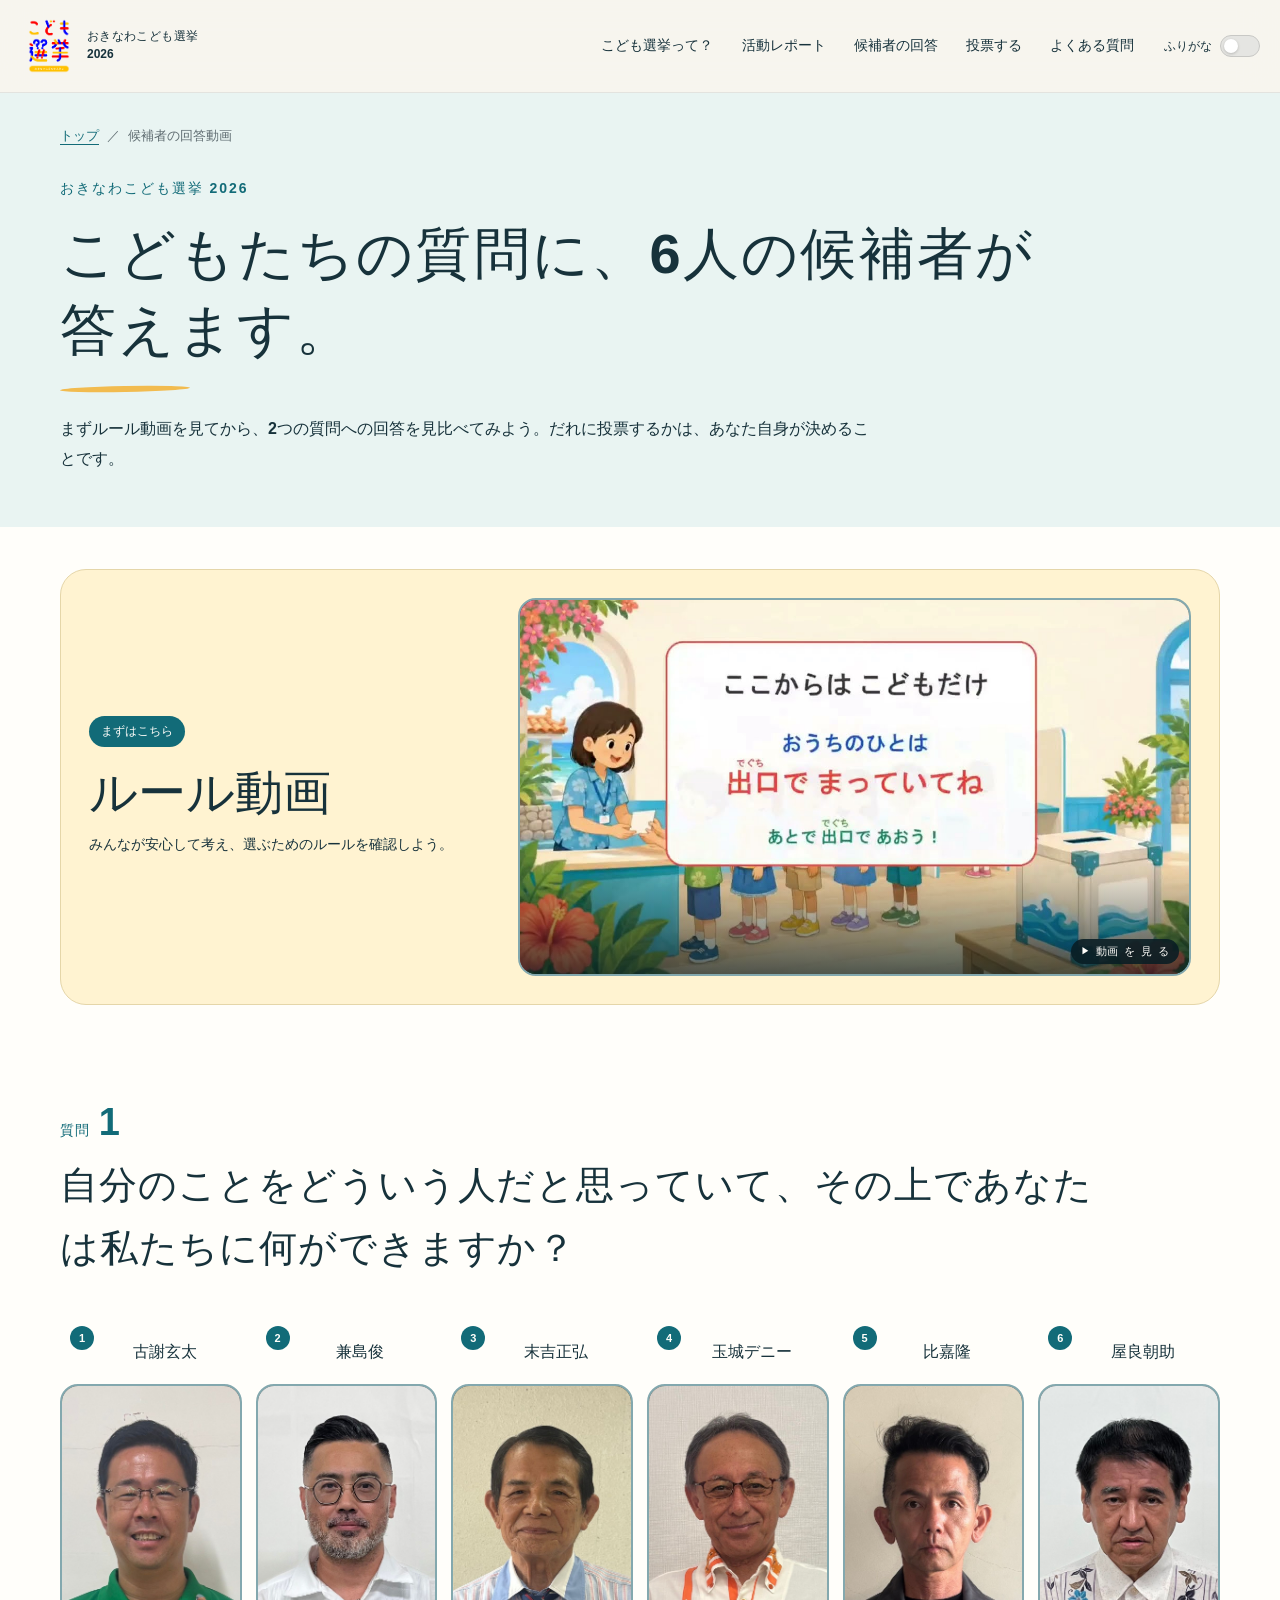
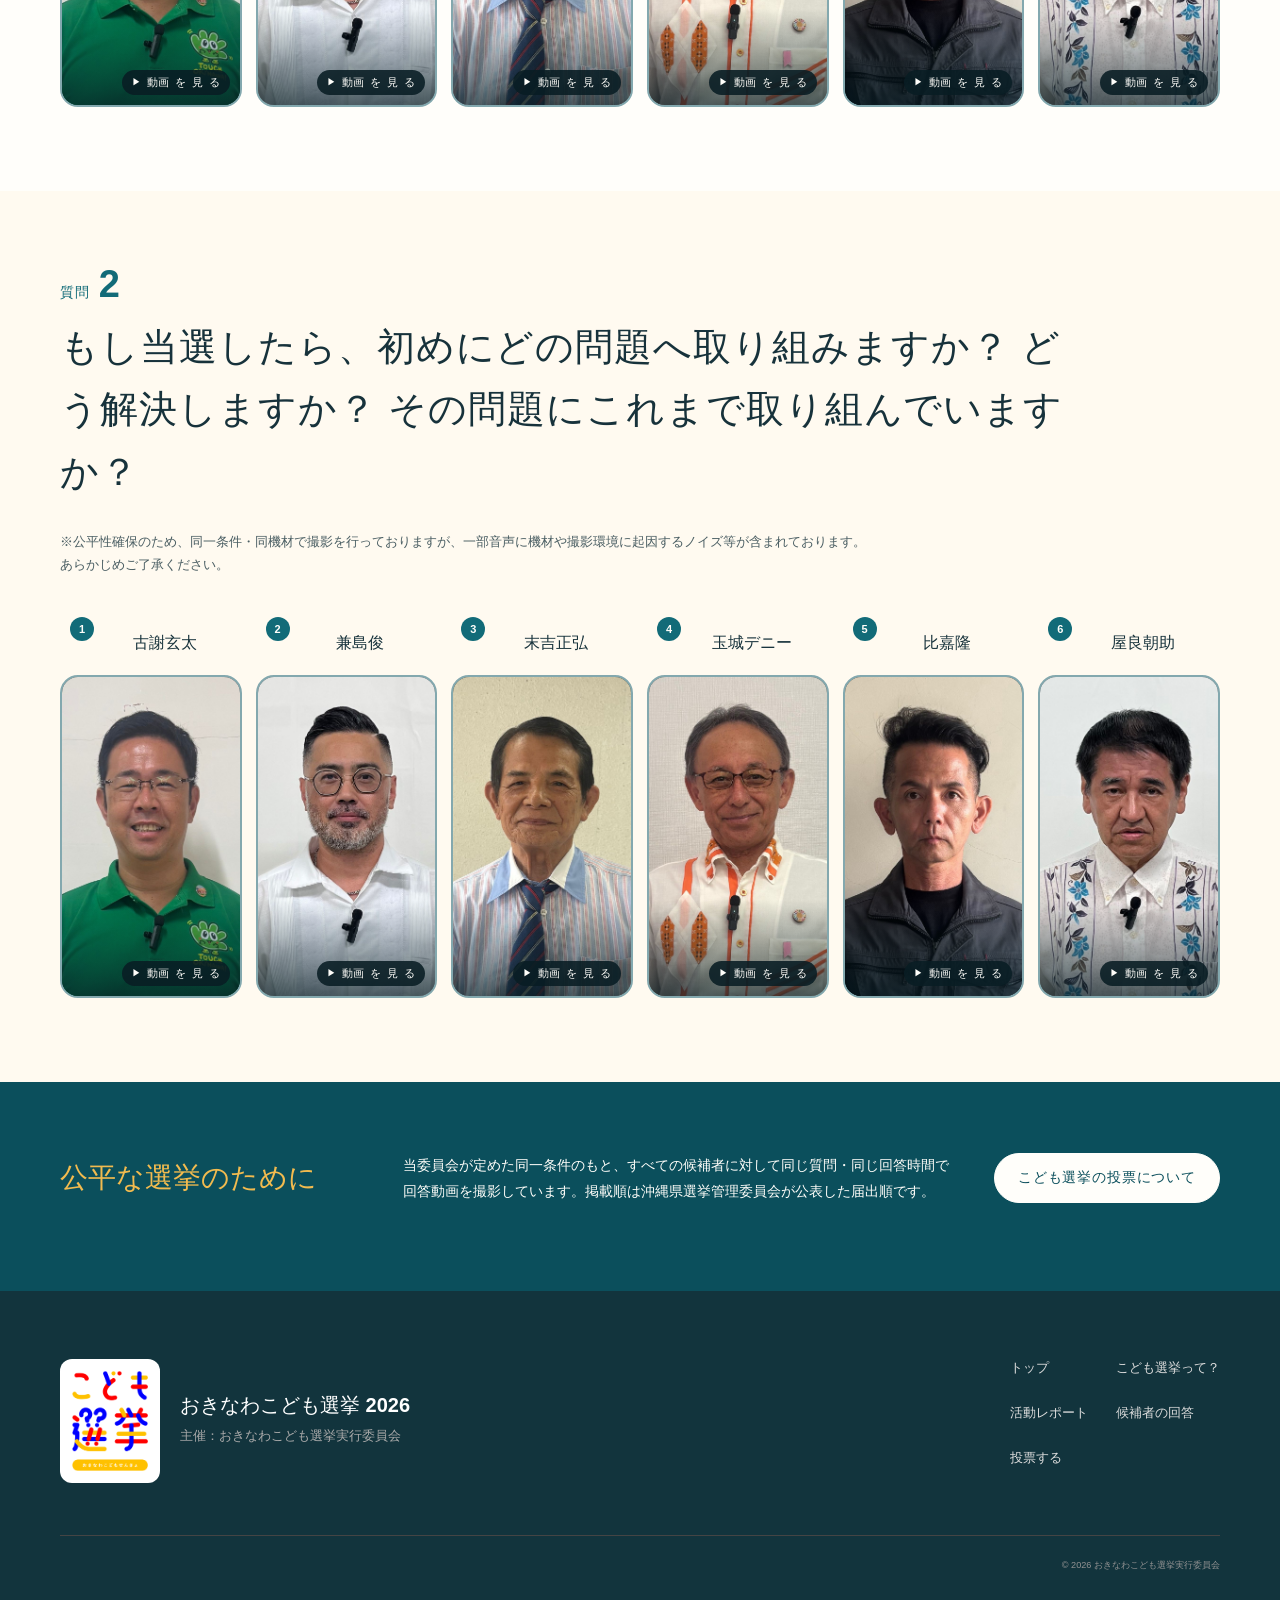
<file: candidates/index.html>
<!doctype html>
<html lang="ja">
  <head>
    <meta charset="UTF-8" />
    <meta name="viewport" content="width=device-width, initial-scale=1.0" />
    <meta
      name="description"
      content="こどもたちが考えた2つの質問に対する、2026年沖縄県知事選挙の候補者の回答動画を紹介します。"
    />
    <meta name="theme-color" content="#fafaf7" />
    <meta property="og:title" content="候補者の回答動画 | おきなわこども選挙 2026" />
    <meta
      property="og:description"
      content="こどもたちの質問に、6人の候補者が答えます。"
    />
    <meta
      property="og:image"
      content="https://kodomo-senkyo-okinawa.com/assets/images/okinawa-kodomo-senkyo-logo.png"
    />
    <title>候補者の回答動画 | おきなわこども選挙 2026</title>
    <link
      rel="icon"
      type="image/png"
      href="../assets/images/okinawa-kodomo-senkyo-logo.png?v=20260803-1"
    />
    <link rel="stylesheet" href="../assets/css/styles.css?v=20260903-5" />
  </head>
  <body>
    <a class="skip-link" href="#main"
      ><ruby>本文<rt>ほんぶん</rt></ruby>へ<ruby>移動<rt>いどう</rt></ruby></a
    >
    <header class="site-header">
      <div class="header-inner">
        <a class="brand" href="../" aria-label="おきなわこども選挙 2026 トップへ"
          ><img
            src="../assets/images/okinawa-kodomo-senkyo-logo.png"
            alt="おきなわこども選挙"
          /><span><strong>おきなわこども<ruby>選挙<rt>せんきょ</rt></ruby></strong><small>2026</small></span></a
        >
        <nav class="desktop-nav" aria-label="メインナビゲーション">
          <a href="../#about">こども<ruby>選挙<rt>せんきょ</rt></ruby>って？</a
          ><a href="../#report"><ruby>活動<rt>かつどう</rt></ruby>レポート</a
          ><a href="#main" aria-current="page"
            ><ruby>候補者<rt>こうほしゃ</rt></ruby>の<ruby>回答<rt>かいとう</rt></ruby></a
          ><a href="../#vote"><ruby>投票<rt>とうひょう</rt></ruby>する</a
          ><a href="../#faq">よくある<ruby>質問<rt>しつもん</rt></ruby></a>
        </nav>
        <div class="header-actions">
          <label class="furigana-toggle"
            ><span>ふりがな</span
            ><input type="checkbox" aria-label="ふりがなの表示を切り替える" /><span
              class="toggle-track"
              aria-hidden="true"
              ><span></span></span
          ></label>
          <button
            class="menu-button"
            type="button"
            aria-expanded="false"
            aria-controls="mobile-navigation"
            aria-label="メニューを開く"
          >
            <svg
              xmlns="http://www.w3.org/2000/svg"
              width="28"
              height="28"
              fill="currentColor"
              viewBox="0 0 256 256"
            >
              <path
                d="M224,128a8,8,0,0,1-8,8H40a8,8,0,0,1,0-16H216A8,8,0,0,1,224,128ZM40,72H216a8,8,0,0,0,0-16H40a8,8,0,0,0,0,16ZM216,184H40a8,8,0,0,0,0,16H216a8,8,0,0,0,0-16Z"
              ></path>
            </svg>
          </button>
        </div>
      </div>
      <div id="mobile-navigation" class="mobile-nav">
        <nav aria-label="モバイルナビゲーション">
          <a href="../#about"><span class="mobile-nav-label">こども<ruby>選挙<rt>せんきょ</rt></ruby>って？</span><span>→</span></a>
          <a href="../#report"><span class="mobile-nav-label"><ruby>活動<rt>かつどう</rt></ruby>レポート</span><span>→</span></a>
          <a href="#main"><span class="mobile-nav-label"><ruby>候補者<rt>こうほしゃ</rt></ruby>の<ruby>回答<rt>かいとう</rt></ruby></span><span>→</span></a>
          <a href="../#vote"><span class="mobile-nav-label"><ruby>投票<rt>とうひょう</rt></ruby>する</span><span>→</span></a>
          <a href="../#faq"><span class="mobile-nav-label">よくある<ruby>質問<rt>しつもん</rt></ruby></span><span>→</span></a>
        </nav>
      </div>
    </header>

    <main id="main" class="answers-page">
      <section class="answers-hero">
        <div class="content-width answers-hero__inner">
          <nav class="answers-breadcrumb" aria-label="パンくずリスト">
            <a href="../">トップ</a><span>／</span><span><ruby>候補者<rt>こうほしゃ</rt></ruby>の<ruby>回答動画<rt>かいとうどうが</rt></ruby></span>
          </nav>
          <p class="answers-eyebrow">おきなわこども<ruby>選挙<rt>せんきょ</rt></ruby> 2026</p>
          <h1>こどもたちの<ruby>質問<rt>しつもん</rt></ruby>に、6<ruby>人<rt>にん</rt></ruby>の<ruby>候補者<rt>こうほしゃ</rt></ruby>が<ruby>答<rt>こた</rt></ruby>えます。</h1>
          <p class="answers-intro">
            まずルール<ruby>動画<rt>どうが</rt></ruby>を<ruby>見<rt>み</rt></ruby>てから、2つの<ruby>質問<rt>しつもん</rt></ruby>への<ruby>回答<rt>かいとう</rt></ruby>を<ruby>見比<rt>みくら</rt></ruby>べてみよう。だれに<ruby>投票<rt>とうひょう</rt></ruby>するかは、あなた<ruby>自身<rt>じしん</rt></ruby>が<ruby>決<rt>き</rt></ruby>めることです。
          </p>
        </div>
      </section>

      <section class="rules-video-section" aria-labelledby="rules-heading">
        <div class="content-width rules-video-card">
          <div>
            <span class="answers-step">まずはこちら</span>
            <h2 id="rules-heading">ルール<ruby>動画<rt>どうが</rt></ruby></h2>
            <p>みんなが<ruby>安心<rt>あんしん</rt></ruby>して<ruby>考<rt>かんが</rt></ruby>え、<ruby>選<rt>えら</rt></ruby>ぶためのルールを<ruby>確認<rt>かくにん</rt></ruby>しよう。</p>
          </div>
          <div class="rules-video-embed">
            <button
              class="candidate-video-poster"
              type="button"
              data-youtube-id="LyjUuGFy7xA"
              data-video-title="おきなわこども選挙2026 ルール動画"
              aria-label="ルール動画を再生"
            >
              <img src="../assets/images/2026/rules-video-poster.jpg" alt="" loading="lazy" />
              <span class="candidate-video-play"><ruby>動画<rt>どうが</rt></ruby>を<ruby>見<rt>み</rt></ruby>る</span>
            </button>
          </div>
        </div>
      </section>

      <section class="answer-question" aria-labelledby="question-1-heading">
        <div class="content-width">
          <header class="answer-question__header">
            <span class="question-number"><small><ruby>質問<rt>しつもん</rt></ruby></small> 1</span>
            <h2 id="question-1-heading">
              <ruby>自分<rt>じぶん</rt></ruby>のことをどういう<ruby>人<rt>ひと</rt></ruby>だと<ruby>思<rt>おも</rt></ruby>っていて、その<ruby>上<rt>うえ</rt></ruby>であなたは<ruby>私<rt>わたし</rt></ruby>たちに<ruby>何<rt>なに</rt></ruby>ができますか？
            </h2>
          </header>
          <div class="candidate-answer-grid">
            <article class="candidate-answer-card"><span class="candidate-order">1</span><h3><ruby>古謝<rt>こじゃ</rt></ruby> <ruby>玄太<rt>げんた</rt></ruby></h3><div class="candidate-video-embed"><button class="candidate-video-poster" type="button" data-youtube-id="8CWRR4Rx0oo" data-video-title="古謝玄太候補 1問目の回答動画" aria-label="古謝玄太候補の1問目の回答動画を再生"><img src="../assets/images/2026/candidate-koja-genta.jpg" alt="" loading="lazy"><span class="candidate-video-play"><ruby>動画<rt>どうが</rt></ruby>を<ruby>見<rt>み</rt></ruby>る</span></button></div></article>
            <article class="candidate-answer-card"><span class="candidate-order">2</span><h3><ruby>兼島<rt>かねしま</rt></ruby> <ruby>俊<rt>しゅん</rt></ruby></h3><div class="candidate-video-embed"><button class="candidate-video-poster" type="button" data-youtube-id="Ug4jIEJNPBg" data-video-title="兼島俊候補 1問目の回答動画" aria-label="兼島俊候補の1問目の回答動画を再生"><img src="../assets/images/2026/candidate-kaneshima-shun.jpg" alt="" loading="lazy"><span class="candidate-video-play"><ruby>動画<rt>どうが</rt></ruby>を<ruby>見<rt>み</rt></ruby>る</span></button></div></article>
            <article class="candidate-answer-card"><span class="candidate-order">3</span><h3><ruby>末吉<rt>すえよし</rt></ruby> <ruby>正弘<rt>まさひろ</rt></ruby></h3><div class="candidate-video-embed"><button class="candidate-video-poster" type="button" data-youtube-id="glPtlYNOuKQ" data-video-title="末吉正弘候補 1問目の回答動画" aria-label="末吉正弘候補の1問目の回答動画を再生"><img src="../assets/images/2026/candidate-sueyoshi-masahiro.jpg" alt="" loading="lazy"><span class="candidate-video-play"><ruby>動画<rt>どうが</rt></ruby>を<ruby>見<rt>み</rt></ruby>る</span></button></div></article>
            <article class="candidate-answer-card"><span class="candidate-order">4</span><h3><ruby>玉城<rt>たまき</rt></ruby> デニー</h3><div class="candidate-video-embed"><button class="candidate-video-poster" type="button" data-youtube-id="xTkWyrlc9_I" data-video-title="玉城デニー候補 1問目の回答動画" aria-label="玉城デニー候補の1問目の回答動画を再生"><img src="../assets/images/2026/candidate-tamaki-denny.jpg" alt="" loading="lazy"><span class="candidate-video-play"><ruby>動画<rt>どうが</rt></ruby>を<ruby>見<rt>み</rt></ruby>る</span></button></div></article>
            <article class="candidate-answer-card"><span class="candidate-order">5</span><h3><ruby>比嘉<rt>ひが</rt></ruby> <ruby>隆<rt>たかし</rt></ruby></h3><div class="candidate-video-embed"><button class="candidate-video-poster" type="button" data-youtube-id="-p9UKXaBljE" data-video-title="比嘉隆候補 1問目の回答動画" aria-label="比嘉隆候補の1問目の回答動画を再生"><img src="../assets/images/2026/candidate-higa-takashi.jpg" alt="" loading="lazy"><span class="candidate-video-play"><ruby>動画<rt>どうが</rt></ruby>を<ruby>見<rt>み</rt></ruby>る</span></button></div></article>
            <article class="candidate-answer-card"><span class="candidate-order">6</span><h3><ruby>屋良<rt>やら</rt></ruby> <ruby>朝助<rt>ちょうすけ</rt></ruby></h3><div class="candidate-video-embed"><button class="candidate-video-poster" type="button" data-youtube-id="tyAU5gSPb2k" data-video-title="屋良朝助候補 1問目の回答動画" aria-label="屋良朝助候補の1問目の回答動画を再生"><img src="../assets/images/2026/candidate-yara-chosuke.jpg" alt="" loading="lazy"><span class="candidate-video-play"><ruby>動画<rt>どうが</rt></ruby>を<ruby>見<rt>み</rt></ruby>る</span></button></div></article>
          </div>
        </div>
      </section>

      <section class="answer-question answer-question--alternate" aria-labelledby="question-2-heading">
        <div class="content-width">
          <header class="answer-question__header">
            <span class="question-number"><small><ruby>質問<rt>しつもん</rt></ruby></small> 2</span>
            <h2 id="question-2-heading">
              もし<ruby>当選<rt>とうせん</rt></ruby>したら、<ruby>初<rt>はじ</rt></ruby>めにどの<ruby>問題<rt>もんだい</rt></ruby>へ<ruby>取<rt>と</rt></ruby>り<ruby>組<rt>く</rt></ruby>みますか？ どう<ruby>解決<rt>かいけつ</rt></ruby>しますか？ その<ruby>問題<rt>もんだい</rt></ruby>にこれまで<ruby>取<rt>と</rt></ruby>り<ruby>組<rt>く</rt></ruby>んでいますか？
            </h2>
          </header>
          <p class="recording-notice">
            ※<ruby>公平性確保<rt>こうへいせいかくほ</rt></ruby>のため、<ruby>同一条件<rt>どういつじょうけん</rt></ruby>・<ruby>同機材<rt>どうきざい</rt></ruby>で<ruby>撮影<rt>さつえい</rt></ruby>を<ruby>行<rt>おこな</rt></ruby>っておりますが、<ruby>一部音声<rt>いちぶおんせい</rt></ruby>に<ruby>機材<rt>きざい</rt></ruby>や<ruby>撮影環境<rt>さつえいかんきょう</rt></ruby>に<ruby>起因<rt>きいん</rt></ruby>するノイズ<ruby>等<rt>など</rt></ruby>が<ruby>含<rt>ふく</rt></ruby>まれております。<br />
            あらかじめご<ruby>了承<rt>りょうしょう</rt></ruby>ください。
          </p>
          <div class="candidate-answer-grid">
            <article class="candidate-answer-card"><span class="candidate-order">1</span><h3><ruby>古謝<rt>こじゃ</rt></ruby> <ruby>玄太<rt>げんた</rt></ruby></h3><div class="candidate-video-embed"><button class="candidate-video-poster" type="button" data-youtube-id="rWJZtT5RwNY" data-video-title="古謝玄太候補 2問目の回答動画" aria-label="古謝玄太候補の2問目の回答動画を再生"><img src="../assets/images/2026/candidate-koja-genta.jpg" alt="" loading="lazy"><span class="candidate-video-play"><ruby>動画<rt>どうが</rt></ruby>を<ruby>見<rt>み</rt></ruby>る</span></button></div></article>
            <article class="candidate-answer-card"><span class="candidate-order">2</span><h3><ruby>兼島<rt>かねしま</rt></ruby> <ruby>俊<rt>しゅん</rt></ruby></h3><div class="candidate-video-embed"><button class="candidate-video-poster" type="button" data-youtube-id="IRflFMPL2fE" data-video-title="兼島俊候補 2問目の回答動画" aria-label="兼島俊候補の2問目の回答動画を再生"><img src="../assets/images/2026/candidate-kaneshima-shun.jpg" alt="" loading="lazy"><span class="candidate-video-play"><ruby>動画<rt>どうが</rt></ruby>を<ruby>見<rt>み</rt></ruby>る</span></button></div></article>
            <article class="candidate-answer-card"><span class="candidate-order">3</span><h3><ruby>末吉<rt>すえよし</rt></ruby> <ruby>正弘<rt>まさひろ</rt></ruby></h3><div class="candidate-video-embed"><button class="candidate-video-poster" type="button" data-youtube-id="8wprd2X7KAM" data-video-title="末吉正弘候補 2問目の回答動画" aria-label="末吉正弘候補の2問目の回答動画を再生"><img src="../assets/images/2026/candidate-sueyoshi-masahiro.jpg" alt="" loading="lazy"><span class="candidate-video-play"><ruby>動画<rt>どうが</rt></ruby>を<ruby>見<rt>み</rt></ruby>る</span></button></div></article>
            <article class="candidate-answer-card"><span class="candidate-order">4</span><h3><ruby>玉城<rt>たまき</rt></ruby> デニー</h3><div class="candidate-video-embed"><button class="candidate-video-poster" type="button" data-youtube-id="v3kvq9XHhZA" data-video-title="玉城デニー候補 2問目の回答動画" aria-label="玉城デニー候補の2問目の回答動画を再生"><img src="../assets/images/2026/candidate-tamaki-denny.jpg" alt="" loading="lazy"><span class="candidate-video-play"><ruby>動画<rt>どうが</rt></ruby>を<ruby>見<rt>み</rt></ruby>る</span></button></div></article>
            <article class="candidate-answer-card"><span class="candidate-order">5</span><h3><ruby>比嘉<rt>ひが</rt></ruby> <ruby>隆<rt>たかし</rt></ruby></h3><div class="candidate-video-embed"><button class="candidate-video-poster" type="button" data-youtube-id="SYxOfe3db4Y" data-video-title="比嘉隆候補 2問目の回答動画" aria-label="比嘉隆候補の2問目の回答動画を再生"><img src="../assets/images/2026/candidate-higa-takashi.jpg" alt="" loading="lazy"><span class="candidate-video-play"><ruby>動画<rt>どうが</rt></ruby>を<ruby>見<rt>み</rt></ruby>る</span></button></div></article>
            <article class="candidate-answer-card"><span class="candidate-order">6</span><h3><ruby>屋良<rt>やら</rt></ruby> <ruby>朝助<rt>ちょうすけ</rt></ruby></h3><div class="candidate-video-embed"><button class="candidate-video-poster" type="button" data-youtube-id="jCBYqV8lupA" data-video-title="屋良朝助候補 2問目の回答動画" aria-label="屋良朝助候補の2問目の回答動画を再生"><img src="../assets/images/2026/candidate-yara-chosuke.jpg" alt="" loading="lazy"><span class="candidate-video-play"><ruby>動画<rt>どうが</rt></ruby>を<ruby>見<rt>み</rt></ruby>る</span></button></div></article>
          </div>
        </div>
      </section>

      <aside class="answers-policy" aria-label="掲載方針">
        <div class="content-width answers-policy__inner">
          <h2><ruby>公平<rt>こうへい</rt></ruby>な<ruby>選挙<rt>せんきょ</rt></ruby>のために</h2>
          <p>
            <ruby>当委員会<rt>とういいんかい</rt></ruby>が<ruby>定<rt>さだ</rt></ruby>めた<ruby>同一条件<rt>どういつじょうけん</rt></ruby>のもと、すべての<ruby>候補者<rt>こうほしゃ</rt></ruby>に<ruby>対<rt>たい</rt></ruby>して<ruby>同<rt>おな</rt></ruby>じ<ruby>質問<rt>しつもん</rt></ruby>・<ruby>同<rt>おな</rt></ruby>じ<ruby>回答時間<rt>かいとうじかん</rt></ruby>で<ruby>回答動画<rt>かいとうどうが</rt></ruby>を<ruby>撮影<rt>さつえい</rt></ruby>しています。<ruby>掲載順<rt>けいさいじゅん</rt></ruby>は<ruby>沖縄県選挙管理委員会<rt>おきなわけんせんきょかんりいいんかい</rt></ruby>が<ruby>公表<rt>こうひょう</rt></ruby>した<ruby>届出順<rt>とどけでじゅん</rt></ruby>です。
          </p>
          <a class="button button--outline" href="../#vote">こども<ruby>選挙<rt>せんきょ</rt></ruby>の<ruby>投票<rt>とうひょう</rt></ruby>について</a>
        </div>
      </aside>
    </main>

    <footer class="site-footer">
      <div class="content-width footer-grid">
        <div class="footer-brand">
          <img src="../assets/images/okinawa-kodomo-senkyo-logo.png" alt="おきなわこども選挙" />
          <div>
            <strong>おきなわこども<ruby>選挙<rt>せんきょ</rt></ruby> 2026</strong>
            <p><ruby>主催<rt>しゅさい</rt></ruby>：おきなわこども<ruby>選挙実行委員会<rt>せんきょじっこういいんかい</rt></ruby></p>
          </div>
        </div>
        <nav aria-label="フッターナビゲーション">
          <a href="../">トップ</a><a href="../#about">こども<ruby>選挙<rt>せんきょ</rt></ruby>って？</a><a href="../#report"><ruby>活動<rt>かつどう</rt></ruby>レポート</a><a href="#main"><ruby>候補者<rt>こうほしゃ</rt></ruby>の<ruby>回答<rt>かいとう</rt></ruby></a><a href="../#vote"><ruby>投票<rt>とうひょう</rt></ruby>する</a>
        </nav>
      </div>
      <div class="content-width footer-meta"><small>© 2026 おきなわこども<ruby>選挙実行委員会<rt>せんきょじっこういいんかい</rt></ruby></small></div>
    </footer>
    <script src="../assets/js/app.js?v=20260903-1" defer></script>
  </body>
</html>
</file>
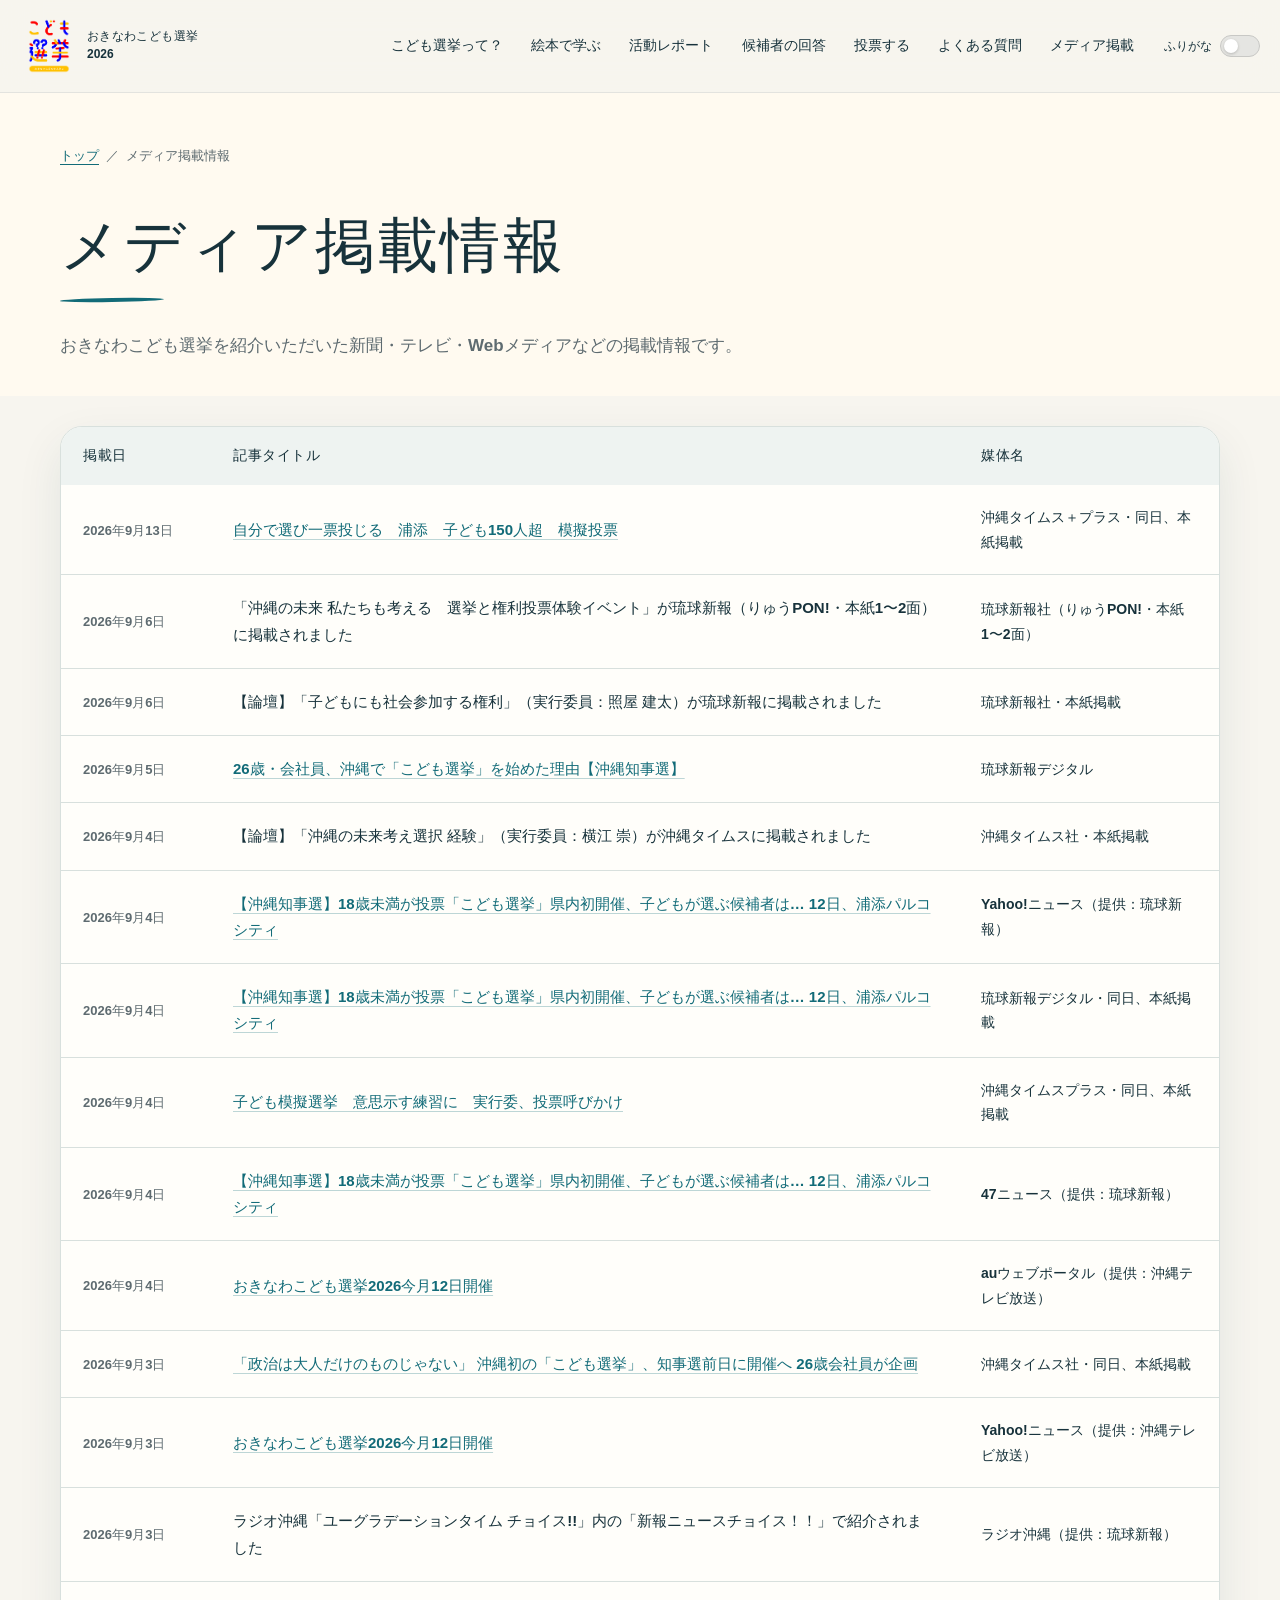
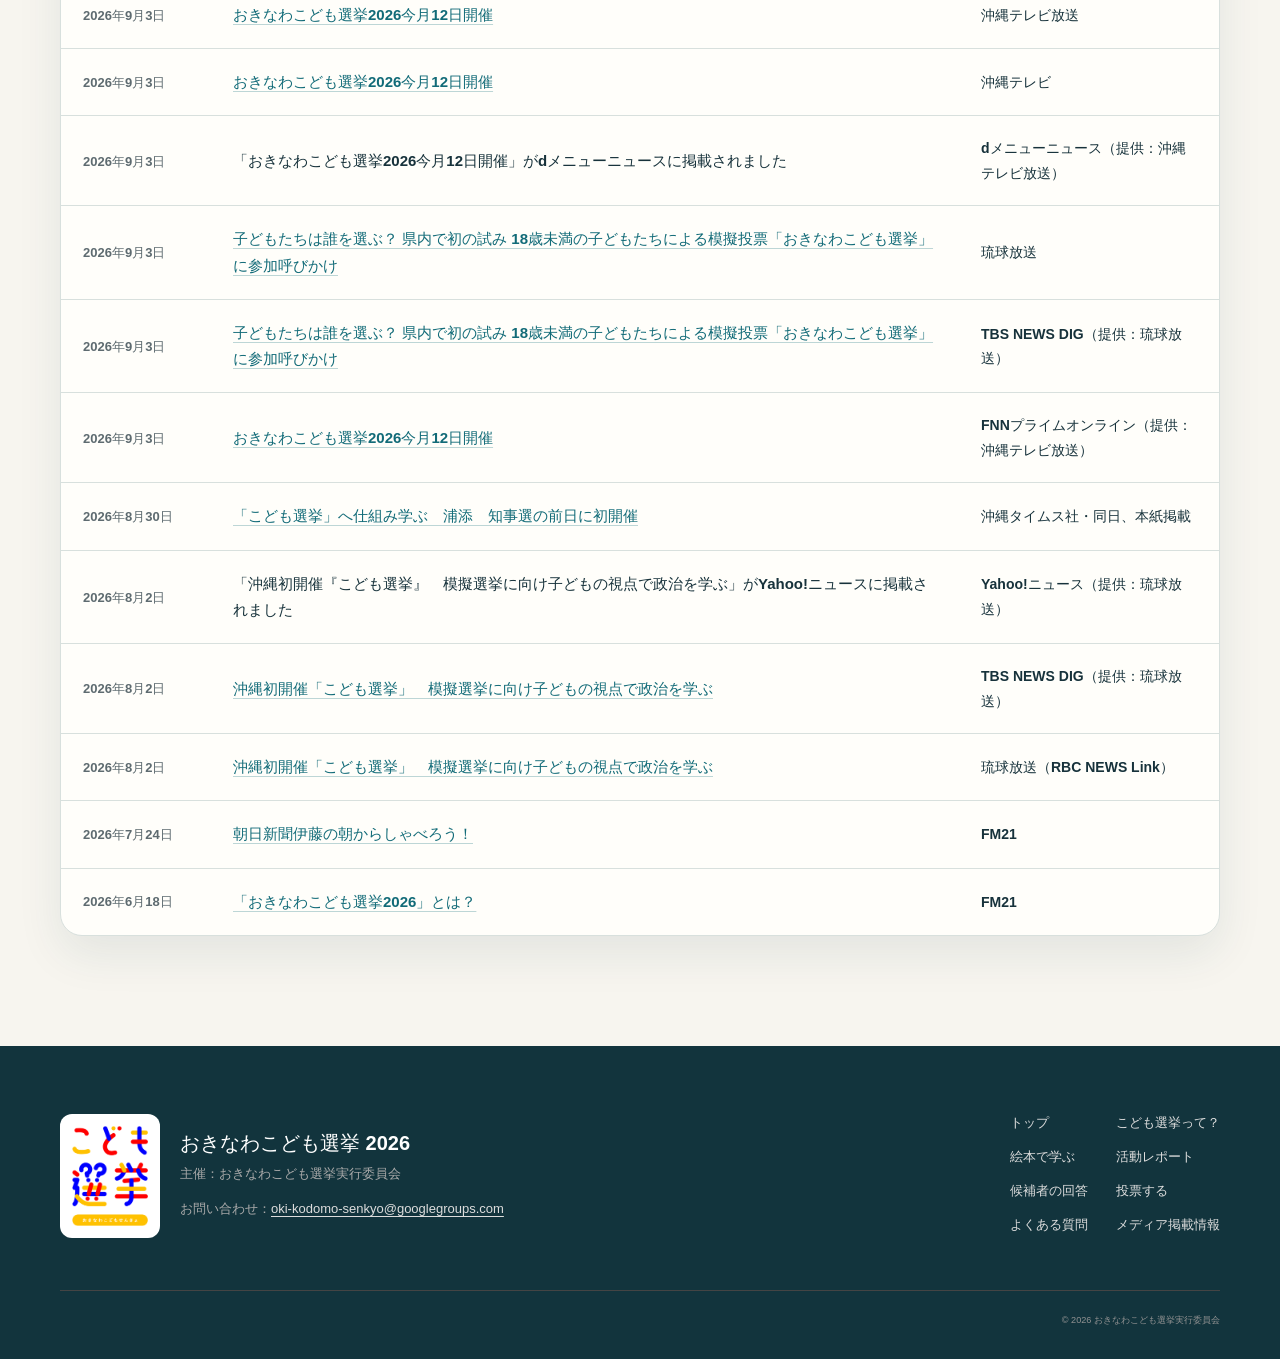
<file: media/index.html>
<!doctype html>
<html lang="ja">
  <head>
    <meta charset="UTF-8" />
    <meta name="viewport" content="width=device-width, initial-scale=1.0" />
    <meta
      name="description"
      content="おきなわこども選挙2026を紹介いただいた新聞、テレビ、Webメディアなどの掲載情報一覧です。"
    />
    <meta name="theme-color" content="#fafaf7" />
    <meta
      property="og:title"
      content="メディア掲載情報 | おきなわこども選挙 2026"
    />
    <meta
      property="og:description"
      content="おきなわこども選挙2026のメディア掲載情報をご案内します。"
    />
    <meta
      property="og:image"
      content="https://kodomo-senkyo-okinawa.com/assets/images/okinawa-kodomo-senkyo-logo.png"
    />
    <title>メディア掲載情報 | おきなわこども選挙 2026</title>
    <link
      rel="icon"
      type="image/png"
      href="../assets/images/okinawa-kodomo-senkyo-logo.png?v=20260803-1"
    />
    <link rel="stylesheet" href="../assets/css/styles.css?v=20260907-1" />
    <!-- Google tag (gtag.js) -->
    <script
      async
      src="https://www.googletagmanager.com/gtag/js?id=G-VC7TB6X8T9"
    ></script>
    <script>
      window.dataLayer = window.dataLayer || [];
      function gtag() {
        dataLayer.push(arguments);
      }
      gtag("js", new Date());
      gtag("config", "G-VC7TB6X8T9");
    </script>
  </head>
  <body>
    <a class="skip-link" href="#main"
      ><ruby>本文<rt>ほんぶん</rt></ruby
      >へ<ruby>移動<rt>いどう</rt></ruby></a
    >
    <header class="site-header">
      <div class="header-inner">
        <a
          class="brand"
          href="../"
          aria-label="おきなわこども選挙 2026 トップへ"
          ><img
            src="../assets/images/okinawa-kodomo-senkyo-logo.png"
            alt="おきなわこども選挙"
          /><span
            ><strong
              >おきなわこども<ruby>選挙<rt>せんきょ</rt></ruby></strong
            ><small>2026</small></span
          ></a
        >
        <nav class="desktop-nav" aria-label="メインナビゲーション">
          <a href="../#about"
            >こども<ruby>選挙<rt>せんきょ</rt></ruby
            >って？</a
          ><a href="../#learn"
            ><ruby>絵本<rt>えほん</rt></ruby
            >で<ruby>学<rt>まな</rt></ruby
            >ぶ</a
          ><a href="../#report"
            ><ruby>活動<rt>かつどう</rt></ruby
            >レポート</a
          ><a href="../candidates/"
            ><ruby>候補者<rt>こうほしゃ</rt></ruby
            >の<ruby>回答<rt>かいとう</rt></ruby></a
          ><a href="../#vote"
            ><ruby>投票<rt>とうひょう</rt></ruby
            >する</a
          ><a href="../#faq"
            >よくある<ruby>質問<rt>しつもん</rt></ruby></a
          ><a href="#main" aria-current="page"
            >メディア<ruby>掲載<rt>けいさい</rt></ruby></a
          >
        </nav>
        <div class="header-actions">
          <label class="furigana-toggle"
            ><span>ふりがな</span
            ><input
              type="checkbox"
              aria-label="ふりがなの表示を切り替える" /><span
              class="toggle-track"
              aria-hidden="true"
              ><span></span></span></label
          ><button
            class="menu-button"
            type="button"
            aria-expanded="false"
            aria-controls="mobile-navigation"
            aria-label="メニューを開く"
          >
            <svg
              xmlns="http://www.w3.org/2000/svg"
              width="28"
              height="28"
              fill="currentColor"
              viewBox="0 0 256 256"
            >
              <path
                d="M224,128a8,8,0,0,1-8,8H40a8,8,0,0,1,0-16H216A8,8,0,0,1,224,128ZM40,72H216a8,8,0,0,0,0-16H40a8,8,0,0,0,0,16ZM216,184H40a8,8,0,0,0,0,16H216a8,8,0,0,0,0-16Z"
              ></path>
            </svg>
          </button>
        </div>
      </div>
      <div id="mobile-navigation" class="mobile-nav">
        <nav aria-label="モバイルナビゲーション">
          <a href="../#about"
            ><span class="mobile-nav-label"
              >こども<ruby>選挙<rt>せんきょ</rt></ruby
              >って？</span
            ></a
          ><a href="../#learn"
            ><span class="mobile-nav-label"
              ><ruby>絵本<rt>えほん</rt></ruby
              >で<ruby>学<rt>まな</rt></ruby
              >ぶ</span
            ></a
          ><a href="../#report"
            ><span class="mobile-nav-label"
              ><ruby>活動<rt>かつどう</rt></ruby
              >レポート</span
            ></a
          ><a href="../candidates/"
            ><span class="mobile-nav-label"
              ><ruby>候補者<rt>こうほしゃ</rt></ruby
              >の<ruby>回答<rt>かいとう</rt></ruby></span
            ></a
          ><a href="../#vote"
            ><span class="mobile-nav-label"
              ><ruby>投票<rt>とうひょう</rt></ruby
              >する</span
            ></a
          ><a href="../#faq"
            ><span class="mobile-nav-label"
              >よくある<ruby>質問<rt>しつもん</rt></ruby></span
            ></a
          ><a href="#main" aria-current="page"
            ><span class="mobile-nav-label"
              >メディア<ruby>掲載情報<rt>けいさいじょうほう</rt></ruby></span
            ></a
          >
        </nav>
      </div>
    </header>

    <main id="main" class="media-page">
      <section class="media-page-hero">
        <div class="content-width">
          <nav class="media-breadcrumb" aria-label="パンくずリスト">
            <a href="../">トップ</a><span>／</span
            ><span
              >メディア<ruby>掲載情報<rt>けいさいじょうほう</rt></ruby></span
            >
          </nav>
          <div class="section-title section-title--left">
            <h1>
              メディア<ruby>掲載情報<rt>けいさいじょうほう</rt></ruby>
            </h1>
          </div>
          <p>
            おきなわこども<ruby>選挙<rt>せんきょ</rt></ruby
            >を<ruby>紹介<rt>しょうかい</rt></ruby
            >いただいた<ruby>新聞<rt>しんぶん</rt></ruby
            >・テレビ・Webメディアなどの<ruby>掲載情報<rt
              >けいさいじょうほう</rt
            ></ruby
            >です。
          </p>
        </div>
      </section>

      <section class="media-archive" aria-label="メディア掲載情報一覧">
        <div class="content-width">
          <div class="media-table-shell">
            <table class="media-table">
              <caption class="sr-only">
                メディア<ruby>掲載情報<rt>けいさいじょうほう</rt></ruby
                >の<ruby>全件一覧<rt>ぜんけんいちらん</rt></ruby>
              </caption>
              <thead>
                <tr>
                  <th scope="col"><ruby>掲載日<rt>けいさいび</rt></ruby></th>
                  <th scope="col"><ruby>記事<rt>きじ</rt></ruby>タイトル</th>
                  <th scope="col"><ruby>媒体名<rt>ばいたいめい</rt></ruby></th>
                </tr>
              </thead>
              <tbody>
                <tr>
                  <td data-label="掲載日"><time datetime="2026-09-13">2026<ruby>年<rt>ねん</rt></ruby>9<ruby>月<rt>がつ</rt></ruby>13<ruby>日<rt>にち</rt></ruby></time></td>
                  <td class="media-table__title" data-label="記事タイトル">
                    <a href="https://www.okinawatimes.co.jp/articles/-/1922817" target="_blank" rel="noreferrer">自分で選び一票投じる　浦添　子ども150人超　模擬投票</a>
                  </td>
                  <td data-label="媒体名">沖縄タイムス＋プラス・同日、本紙掲載</td>
                </tr>
                <tr>
                  <td data-label="掲載日"><time datetime="2026-09-06">2026<ruby>年<rt>ねん</rt></ruby>9<ruby>月<rt>がつ</rt></ruby>6<ruby>日<rt>にち</rt></ruby></time></td>
                  <td class="media-table__title" data-label="記事タイトル">
                    <span class="media-table__title-text">「沖縄の未来 私たちも考える　選挙と権利投票体験イベント」が琉球新報（りゅうPON!・本紙1〜2面）に掲載されました</span>
                  </td>
                  <td data-label="媒体名">琉球新報社（りゅうPON!・本紙1〜2面）</td>
                </tr>
                <tr>
                  <td data-label="掲載日"><time datetime="2026-09-06">2026<ruby>年<rt>ねん</rt></ruby>9<ruby>月<rt>がつ</rt></ruby>6<ruby>日<rt>にち</rt></ruby></time></td>
                  <td class="media-table__title" data-label="記事タイトル">
                    <span class="media-table__title-text">【論壇】「子どもにも社会参加する権利」（実行委員：照屋 建太）が琉球新報に掲載されました</span>
                  </td>
                  <td data-label="媒体名">琉球新報社・本紙掲載</td>
                </tr>
                <tr>
                  <td data-label="掲載日"><time datetime="2026-09-05">2026<ruby>年<rt>ねん</rt></ruby>9<ruby>月<rt>がつ</rt></ruby>5<ruby>日<rt>にち</rt></ruby></time></td>
                  <td class="media-table__title" data-label="記事タイトル">
                    <a href="https://ryukyushimpo.jp/national/entry-5499125.html" target="_blank" rel="noreferrer">26歳・会社員、沖縄で「こども選挙」を始めた理由【沖縄知事選】</a>
                  </td>
                  <td data-label="媒体名">琉球新報デジタル</td>
                </tr>
                <tr>
                  <td data-label="掲載日"><time datetime="2026-09-04">2026<ruby>年<rt>ねん</rt></ruby>9<ruby>月<rt>がつ</rt></ruby>4<ruby>日<rt>にち</rt></ruby></time></td>
                  <td class="media-table__title" data-label="記事タイトル">
                    <span class="media-table__title-text">【論壇】「沖縄の未来考え選択 経験」（実行委員：横江 崇）が沖縄タイムスに掲載されました</span>
                  </td>
                  <td data-label="媒体名">沖縄タイムス社・本紙掲載</td>
                </tr>
                <tr>
                  <td data-label="掲載日"><time datetime="2026-09-04">2026<ruby>年<rt>ねん</rt></ruby>9<ruby>月<rt>がつ</rt></ruby>4<ruby>日<rt>にち</rt></ruby></time></td>
                  <td class="media-table__title" data-label="記事タイトル">
                    <a href="https://news.yahoo.co.jp/articles/efa46f88826bddb63d99ea904754f1800a9212f9" target="_blank" rel="noreferrer">【沖縄知事選】18歳未満が投票「こども選挙」県内初開催、子どもが選ぶ候補者は… 12日、浦添パルコシティ</a>
                  </td>
                  <td data-label="媒体名">Yahoo!ニュース（提供：琉球新報）</td>
                </tr>
                <tr>
                  <td data-label="掲載日"><time datetime="2026-09-04">2026<ruby>年<rt>ねん</rt></ruby>9<ruby>月<rt>がつ</rt></ruby>4<ruby>日<rt>にち</rt></ruby></time></td>
                  <td class="media-table__title" data-label="記事タイトル">
                    <a href="https://ryukyushimpo.jp/national/entry-5497780.html" target="_blank" rel="noreferrer">【沖縄知事選】18歳未満が投票「こども選挙」県内初開催、子どもが選ぶ候補者は… 12日、浦添パルコシティ</a>
                  </td>
                  <td data-label="媒体名">琉球新報デジタル・同日、本紙掲載</td>
                </tr>
                <tr>
                  <td data-label="掲載日"><time datetime="2026-09-04">2026<ruby>年<rt>ねん</rt></ruby>9<ruby>月<rt>がつ</rt></ruby>4<ruby>日<rt>にち</rt></ruby></time></td>
                  <td class="media-table__title" data-label="記事タイトル">
                    <a href="https://www.okinawatimes.co.jp/articles/-/1916678" target="_blank" rel="noreferrer">子ども模擬選挙　意思示す練習に　実行委、投票呼びかけ</a>
                  </td>
                  <td data-label="媒体名">沖縄タイムスプラス・同日、本紙掲載</td>
                </tr>
                <tr>
                  <td data-label="掲載日"><time datetime="2026-09-04">2026<ruby>年<rt>ねん</rt></ruby>9<ruby>月<rt>がつ</rt></ruby>4<ruby>日<rt>にち</rt></ruby></time></td>
                  <td class="media-table__title" data-label="記事タイトル">
                    <a href="https://www.47news.jp/14890354.html" target="_blank" rel="noreferrer">【沖縄知事選】18歳未満が投票「こども選挙」県内初開催、子どもが選ぶ候補者は… 12日、浦添パルコシティ</a>
                  </td>
                  <td data-label="媒体名">47ニュース（提供：琉球新報）</td>
                </tr>
                <tr>
                  <td data-label="掲載日"><time datetime="2026-09-04">2026<ruby>年<rt>ねん</rt></ruby>9<ruby>月<rt>がつ</rt></ruby>4<ruby>日<rt>にち</rt></ruby></time></td>
                  <td class="media-table__title" data-label="記事タイトル">
                    <a href="https://article.auone.jp/8596de33-eec0-4a92-a0fc-5a1329d1022e" target="_blank" rel="noreferrer">おきなわこども選挙2026今月12日開催</a>
                  </td>
                  <td data-label="媒体名">auウェブポータル（提供：沖縄テレビ放送）</td>
                </tr>
                <tr>
                  <td data-label="掲載日">
                    <time datetime="2026-09-03">2026<ruby>年<rt>ねん</rt></ruby>9<ruby>月<rt>がつ</rt></ruby>3<ruby>日<rt>にち</rt></ruby></time>
                  </td>
                  <td class="media-table__title" data-label="記事タイトル">
                    <a
                      href="https://www.okinawatimes.co.jp/articles/-/1915911"
                      target="_blank"
                      rel="noreferrer"
                      >「<ruby>政治<rt>せいじ</rt></ruby>は<ruby>大人<rt>おとな</rt></ruby
                      >だけのものじゃない」 <ruby>沖縄初<rt>おきなわはつ</rt></ruby
                      >の「こども<ruby>選挙<rt>せんきょ</rt></ruby
                      >」、<ruby>知事選前日<rt>ちじせんぜんじつ</rt></ruby
                      >に<ruby>開催<rt>かいさい</rt></ruby
                      >へ 26<ruby>歳会社員<rt>さいかいしゃいん</rt></ruby
                      >が<ruby>企画<rt>きかく</rt></ruby></a
                    >
                  </td>
                  <td data-label="媒体名"><ruby>沖縄<rt>おきなわ</rt></ruby>タイムス<ruby>社<rt>しゃ</rt></ruby>・<ruby>同日<rt>どうじつ</rt></ruby>、<ruby>本紙掲載<rt>ほんしけいさい</rt></ruby></td>
                </tr>
                <tr>
                  <td data-label="掲載日">
                    <time datetime="2026-09-03">2026<ruby>年<rt>ねん</rt></ruby>9<ruby>月<rt>がつ</rt></ruby>3<ruby>日<rt>にち</rt></ruby></time>
                  </td>
                  <td class="media-table__title" data-label="記事タイトル">
                    <a
                      href="https://news.yahoo.co.jp/articles/aba4bf1aa2e8dbd9099619836acb63e601aa6568"
                      target="_blank"
                      rel="noreferrer"
                      >おきなわこども<ruby>選挙<rt>せんきょ</rt></ruby
                      >2026<ruby>今月<rt>こんげつ</rt></ruby>12<ruby>日開催<rt>にちかいさい</rt></ruby></a
                    >
                  </td>
                  <td data-label="媒体名">Yahoo!ニュース（<ruby>提供<rt>ていきょう</rt></ruby>：<ruby>沖縄<rt>おきなわ</rt></ruby>テレビ<ruby>放送<rt>ほうそう</rt></ruby>）</td>
                </tr>
                <tr>
                  <td data-label="掲載日"><time datetime="2026-09-03">2026<ruby>年<rt>ねん</rt></ruby>9<ruby>月<rt>がつ</rt></ruby>3<ruby>日<rt>にち</rt></ruby></time></td>
                  <td class="media-table__title" data-label="記事タイトル">
                    <span class="media-table__title-text">ラジオ沖縄「ユーグラデーションタイム チョイス!!」内の「新報ニュースチョイス！！」で紹介されました</span>
                  </td>
                  <td data-label="媒体名">ラジオ沖縄（提供：琉球新報）</td>
                </tr>
                <tr>
                  <td data-label="掲載日"><time datetime="2026-09-03">2026<ruby>年<rt>ねん</rt></ruby>9<ruby>月<rt>がつ</rt></ruby>3<ruby>日<rt>にち</rt></ruby></time></td>
                  <td class="media-table__title" data-label="記事タイトル">
                    <a href="https://www.otv.co.jp/okitive/news/post/00016580/index.html" target="_blank" rel="noreferrer">おきなわこども選挙2026今月12日開催</a>
                  </td>
                  <td data-label="媒体名">沖縄テレビ放送</td>
                </tr>
                <tr>
                  <td data-label="掲載日"><time datetime="2026-09-03">2026<ruby>年<rt>ねん</rt></ruby>9<ruby>月<rt>がつ</rt></ruby>3<ruby>日<rt>にち</rt></ruby></time></td>
                  <td class="media-table__title" data-label="記事タイトル">
                    <a href="https://www.youtube.com/watch?v=-sLO4gNHMqM" target="_blank" rel="noreferrer">おきなわこども選挙2026今月12日開催</a>
                  </td>
                  <td data-label="媒体名">沖縄テレビ</td>
                </tr>
                <tr>
                  <td data-label="掲載日"><time datetime="2026-09-03">2026<ruby>年<rt>ねん</rt></ruby>9<ruby>月<rt>がつ</rt></ruby>3<ruby>日<rt>にち</rt></ruby></time></td>
                  <td class="media-table__title" data-label="記事タイトル">
                    <span class="media-table__title-text">「おきなわこども選挙2026今月12日開催」がdメニューニュースに掲載されました</span>
                  </td>
                  <td data-label="媒体名">dメニューニュース（提供：沖縄テレビ放送）</td>
                </tr>
                <tr>
                  <td data-label="掲載日"><time datetime="2026-09-03">2026<ruby>年<rt>ねん</rt></ruby>9<ruby>月<rt>がつ</rt></ruby>3<ruby>日<rt>にち</rt></ruby></time></td>
                  <td class="media-table__title" data-label="記事タイトル">
                    <a href="https://www.youtube.com/watch?v=FztdNkjzGPw" target="_blank" rel="noreferrer">子どもたちは誰を選ぶ？ 県内で初の試み 18歳未満の子どもたちによる模擬投票「おきなわこども選挙」に参加呼びかけ</a>
                  </td>
                  <td data-label="媒体名">琉球放送</td>
                </tr>
                <tr>
                  <td data-label="掲載日">
                    <time datetime="2026-09-03">2026<ruby>年<rt>ねん</rt></ruby>9<ruby>月<rt>がつ</rt></ruby>3<ruby>日<rt>にち</rt></ruby></time>
                  </td>
                  <td class="media-table__title" data-label="記事タイトル">
                    <a
                      href="https://newsdig.tbs.co.jp/articles/rbc/2919355?display=1"
                      target="_blank"
                      rel="noreferrer"
                      ><ruby>子<rt>こ</rt></ruby
                      >どもたちは<ruby>誰<rt>だれ</rt></ruby
                      >を<ruby>選<rt>えら</rt></ruby
                      >ぶ？ <ruby>県内<rt>けんない</rt></ruby
                      >で<ruby>初<rt>はつ</rt></ruby
                      >の<ruby>試<rt>こころ</rt></ruby
                      >み 18<ruby>歳未満<rt>さいみまん</rt></ruby
                      >の<ruby>子<rt>こ</rt></ruby
                      >どもたちによる<ruby>模擬投票<rt>もぎとうひょう</rt></ruby
                      >「おきなわこども<ruby>選挙<rt>せんきょ</rt></ruby
                      >」に<ruby>参加呼<rt>さんかよ</rt></ruby
                      >びかけ</a
                    >
                  </td>
                  <td data-label="媒体名">TBS NEWS DIG（<ruby>提供<rt>ていきょう</rt></ruby>：<ruby>琉球放送<rt>りゅうきゅうほうそう</rt></ruby>）</td>
                </tr>
                <tr>
                  <td data-label="掲載日">
                    <time datetime="2026-09-03">2026<ruby>年<rt>ねん</rt></ruby>9<ruby>月<rt>がつ</rt></ruby>3<ruby>日<rt>にち</rt></ruby></time>
                  </td>
                  <td class="media-table__title" data-label="記事タイトル">
                    <a
                      href="https://www.fnn.jp/articles/-/1107373"
                      target="_blank"
                      rel="noreferrer"
                      >おきなわこども<ruby>選挙<rt>せんきょ</rt></ruby
                      >2026<ruby>今月<rt>こんげつ</rt></ruby>12<ruby>日開催<rt>にちかいさい</rt></ruby></a
                    >
                  </td>
                  <td data-label="媒体名">FNNプライムオンライン（<ruby>提供<rt>ていきょう</rt></ruby>：<ruby>沖縄<rt>おきなわ</rt></ruby>テレビ<ruby>放送<rt>ほうそう</rt></ruby>）</td>
                </tr>
                <tr>
                  <td data-label="掲載日">
                    <time datetime="2026-08-30">2026<ruby>年<rt>ねん</rt></ruby>8<ruby>月<rt>がつ</rt></ruby>30<ruby>日<rt>にち</rt></ruby></time>
                  </td>
                  <td class="media-table__title" data-label="記事タイトル">
                    <a
                      href="https://www.okinawatimes.co.jp/articles/-/1912831"
                      target="_blank"
                      rel="noreferrer"
                      >「こども<ruby>選挙<rt>せんきょ</rt></ruby
                      >」へ<ruby>仕組<rt>しく</rt></ruby
                      >み<ruby>学<rt>まな</rt></ruby
                      >ぶ　<ruby>浦添<rt>うらそえ</rt></ruby
                      >　<ruby>知事選<rt>ちじせん</rt></ruby
                      >の<ruby>前日<rt>ぜんじつ</rt></ruby
                      >に<ruby>初開催<rt>はつかいさい</rt></ruby></a
                    >
                  </td>
                  <td data-label="媒体名"><ruby>沖縄<rt>おきなわ</rt></ruby>タイムス<ruby>社<rt>しゃ</rt></ruby>・<ruby>同日<rt>どうじつ</rt></ruby>、<ruby>本紙掲載<rt>ほんしけいさい</rt></ruby></td>
                </tr>
                <tr>
                  <td data-label="掲載日">
                    <time datetime="2026-08-02">2026<ruby>年<rt>ねん</rt></ruby>8<ruby>月<rt>がつ</rt></ruby>2<ruby>日<rt>にち</rt></ruby></time>
                  </td>
                  <td class="media-table__title" data-label="記事タイトル">
                    <span class="media-table__title-text">「沖縄初開催『こども選挙』　模擬選挙に向け子どもの視点で政治を学ぶ」がYahoo!ニュースに掲載されました</span>
                  </td>
                  <td data-label="媒体名">Yahoo!ニュース（<ruby>提供<rt>ていきょう</rt></ruby>：<ruby>琉球放送<rt>りゅうきゅうほうそう</rt></ruby>）</td>
                </tr>
                <tr>
                  <td data-label="掲載日">
                    <time datetime="2026-08-02">2026<ruby>年<rt>ねん</rt></ruby>8<ruby>月<rt>がつ</rt></ruby>2<ruby>日<rt>にち</rt></ruby></time>
                  </td>
                  <td class="media-table__title" data-label="記事タイトル">
                    <a
                      href="https://newsdig.tbs.co.jp/articles/-/2840409"
                      target="_blank"
                      rel="noreferrer"
                      ><ruby>沖縄初開催<rt>おきなわはつかいさい</rt></ruby
                      >「こども<ruby>選挙<rt>せんきょ</rt></ruby
                      >」　<ruby>模擬選挙<rt>もぎせんきょ</rt></ruby
                      >に<ruby>向<rt>む</rt></ruby
                      >け<ruby>子<rt>こ</rt></ruby
                      >どもの<ruby>視点<rt>してん</rt></ruby
                      >で<ruby>政治<rt>せいじ</rt></ruby
                      >を<ruby>学<rt>まな</rt></ruby>ぶ</a
                    >
                  </td>
                  <td data-label="媒体名">TBS NEWS DIG（<ruby>提供<rt>ていきょう</rt></ruby>：<ruby>琉球放送<rt>りゅうきゅうほうそう</rt></ruby>）</td>
                </tr>
                <tr>
                  <td data-label="掲載日">
                    <time datetime="2026-08-02">2026<ruby>年<rt>ねん</rt></ruby>8<ruby>月<rt>がつ</rt></ruby>2<ruby>日<rt>にち</rt></ruby></time>
                  </td>
                  <td class="media-table__title" data-label="記事タイトル">
                    <a
                      href="https://www.youtube.com/watch?v=b-5uvi8-STI"
                      target="_blank"
                      rel="noreferrer"
                      ><ruby>沖縄初開催<rt>おきなわはつかいさい</rt></ruby
                      >「こども<ruby>選挙<rt>せんきょ</rt></ruby
                      >」　<ruby>模擬選挙<rt>もぎせんきょ</rt></ruby
                      >に<ruby>向<rt>む</rt></ruby
                      >け<ruby>子<rt>こ</rt></ruby
                      >どもの<ruby>視点<rt>してん</rt></ruby
                      >で<ruby>政治<rt>せいじ</rt></ruby
                      >を<ruby>学<rt>まな</rt></ruby>ぶ</a
                    >
                  </td>
                  <td data-label="媒体名"><ruby>琉球放送<rt>りゅうきゅうほうそう</rt></ruby>（RBC NEWS Link）</td>
                </tr>
                <tr>
                  <td data-label="掲載日">
                    <time datetime="2026-07-24">2026<ruby>年<rt>ねん</rt></ruby>7<ruby>月<rt>がつ</rt></ruby>24<ruby>日<rt>にち</rt></ruby></time>
                  </td>
                  <td class="media-table__title" data-label="記事タイトル">
                    <a
                      href="https://www.fm21.net/information/2026072416147/"
                      target="_blank"
                      rel="noreferrer"
                      ><ruby>朝日新聞<rt>あさひしんぶん</rt></ruby
                      ><ruby>伊藤<rt>いとう</rt></ruby
                      >の<ruby>朝<rt>あさ</rt></ruby
                      >からしゃべろう！</a
                    >
                  </td>
                  <td data-label="媒体名">FM21</td>
                </tr>
                <tr>
                  <td data-label="掲載日">
                    <time datetime="2026-06-18">2026<ruby>年<rt>ねん</rt></ruby>6<ruby>月<rt>がつ</rt></ruby>18<ruby>日<rt>にち</rt></ruby></time>
                  </td>
                  <td class="media-table__title" data-label="記事タイトル">
                    <a
                      href="https://www.fm21.net/information/2026061816100/"
                      target="_blank"
                      rel="noreferrer"
                      >「おきなわこども<ruby>選挙<rt>せんきょ</rt></ruby
                      >2026」とは？</a
                    >
                  </td>
                  <td data-label="媒体名">FM21</td>
                </tr>
              </tbody>
            </table>
          </div>
        </div>
      </section>
    </main>

    <footer class="site-footer">
      <div class="content-width footer-grid">
        <div class="footer-brand">
          <img
            src="../assets/images/okinawa-kodomo-senkyo-logo.png"
            alt="おきなわこども選挙"
          />
          <div>
            <strong
              >おきなわこども<ruby>選挙<rt>せんきょ</rt></ruby> 2026</strong
            >
            <p>
              <ruby>主催<rt>しゅさい</rt></ruby
              >：おきなわこども<ruby>選挙実行委員会<rt
                  >せんきょじっこういいんかい</rt
                ></ruby
              >
            </p>
            <p class="footer-contact">
              <ruby>お問い合わせ<rt>おといあわせ</rt></ruby
              >：<a href="mailto:oki-kodomo-senkyo@googlegroups.com"
                >oki-kodomo-senkyo@googlegroups.com</a
              >
            </p>
          </div>
        </div>
        <nav aria-label="フッターナビゲーション">
          <a href="../">トップ</a
          ><a href="../#about"
            >こども<ruby>選挙<rt>せんきょ</rt></ruby
            >って？</a
          ><a href="../#learn"
            ><ruby>絵本<rt>えほん</rt></ruby
            >で<ruby>学<rt>まな</rt></ruby
            >ぶ</a
          ><a href="../#report"
            ><ruby>活動<rt>かつどう</rt></ruby
            >レポート</a
          ><a href="../candidates/"
            ><ruby>候補者<rt>こうほしゃ</rt></ruby
            >の<ruby>回答<rt>かいとう</rt></ruby></a
          ><a href="../#vote"
            ><ruby>投票<rt>とうひょう</rt></ruby
            >する</a
          ><a href="../#faq"
            >よくある<ruby>質問<rt>しつもん</rt></ruby></a
          ><a href="#main" aria-current="page"
            >メディア<ruby>掲載情報<rt>けいさいじょうほう</rt></ruby></a
          >
        </nav>
      </div>
      <div class="content-width footer-meta">
        <small
          >© 2026 おきなわこども<ruby>選挙実行委員会<rt
              >せんきょじっこういいんかい</rt
            ></ruby></small
        >
      </div>
    </footer>
    <script src="../assets/js/app.js?v=20260904-1" defer></script>
  </body>
</html>
</file>
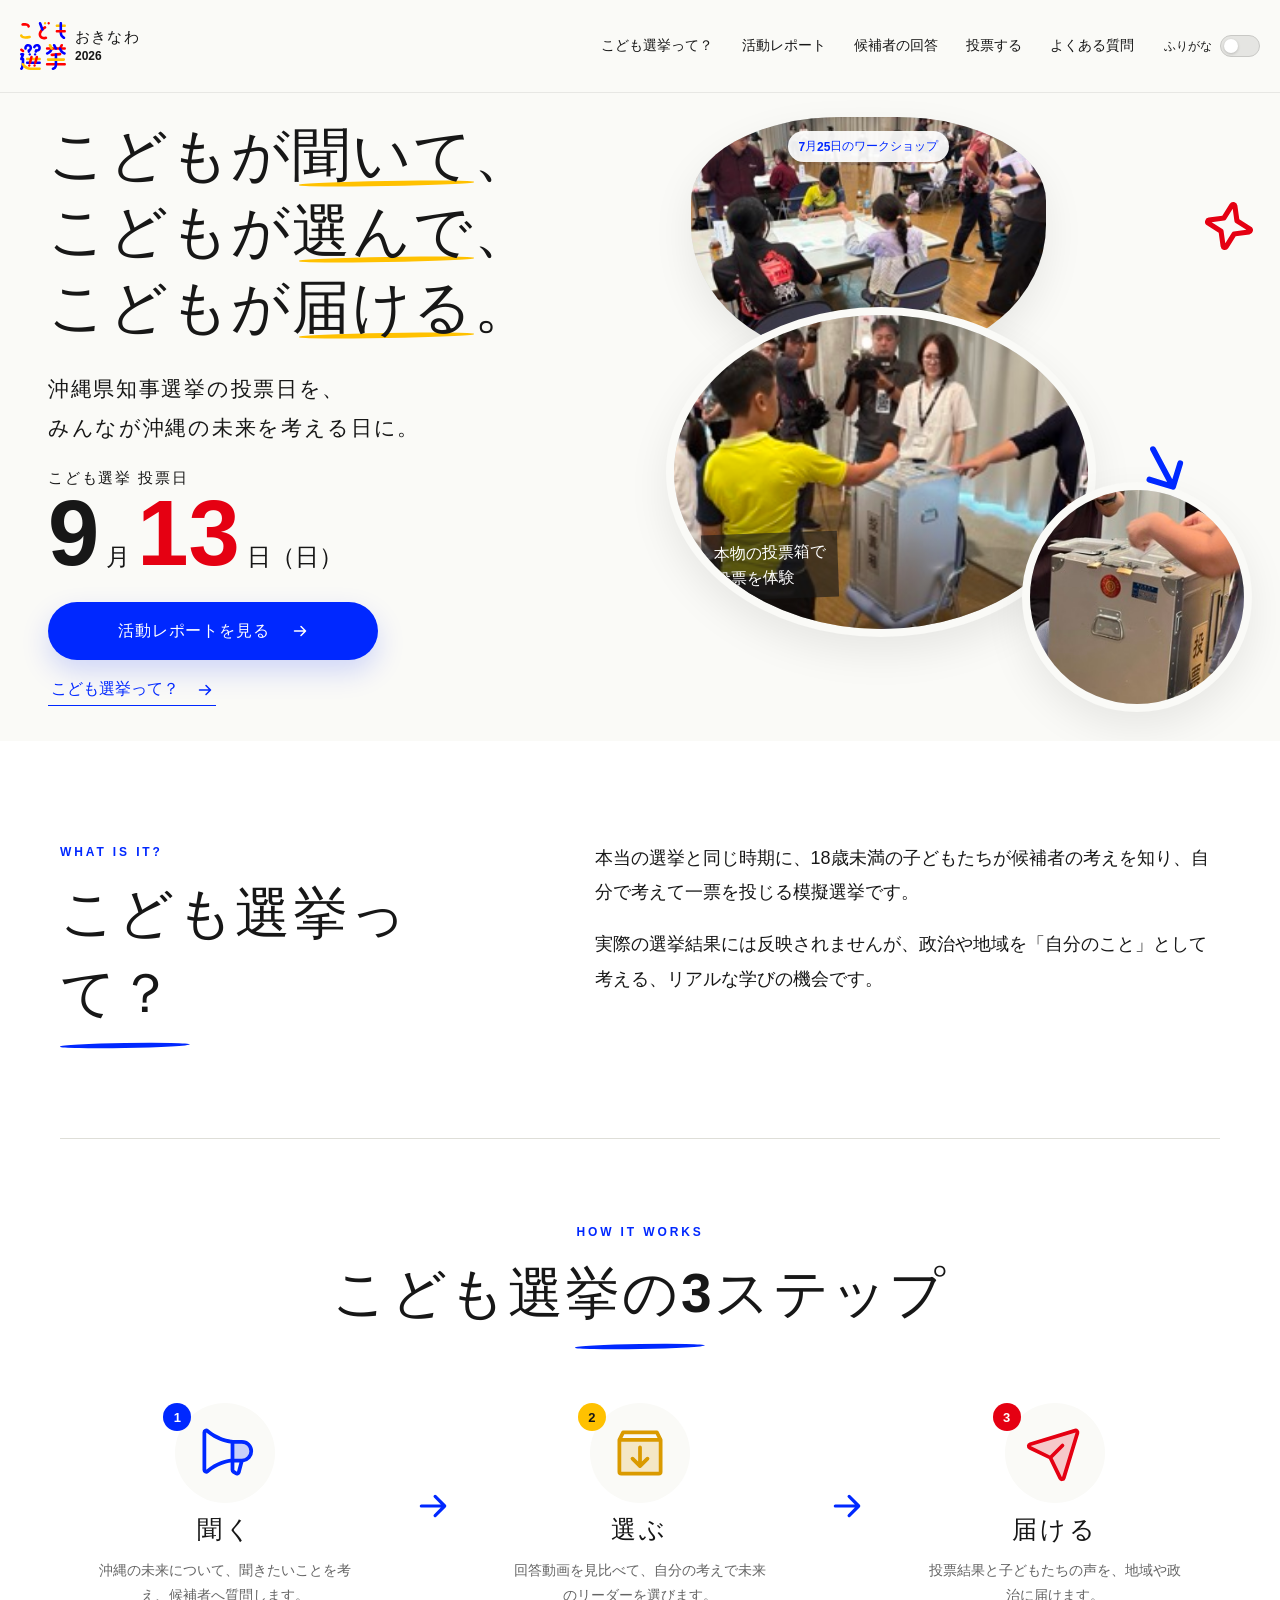
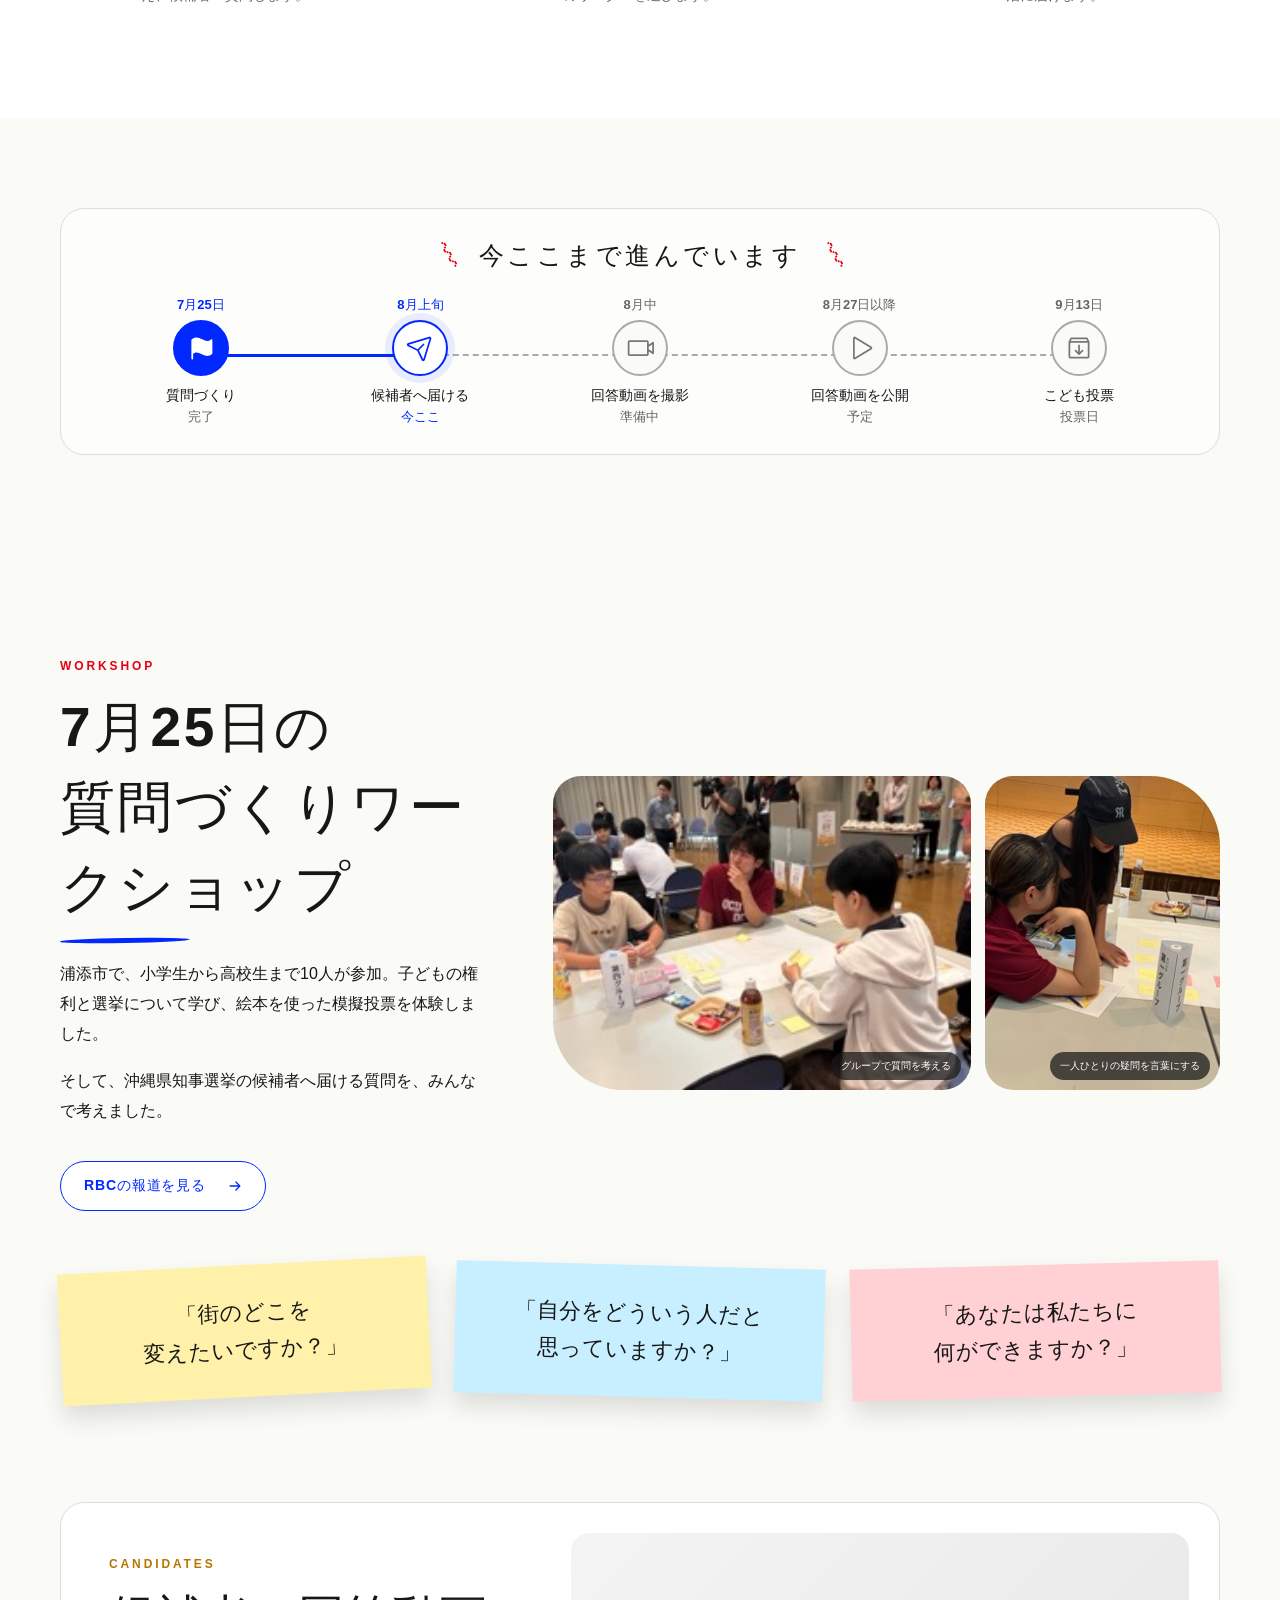
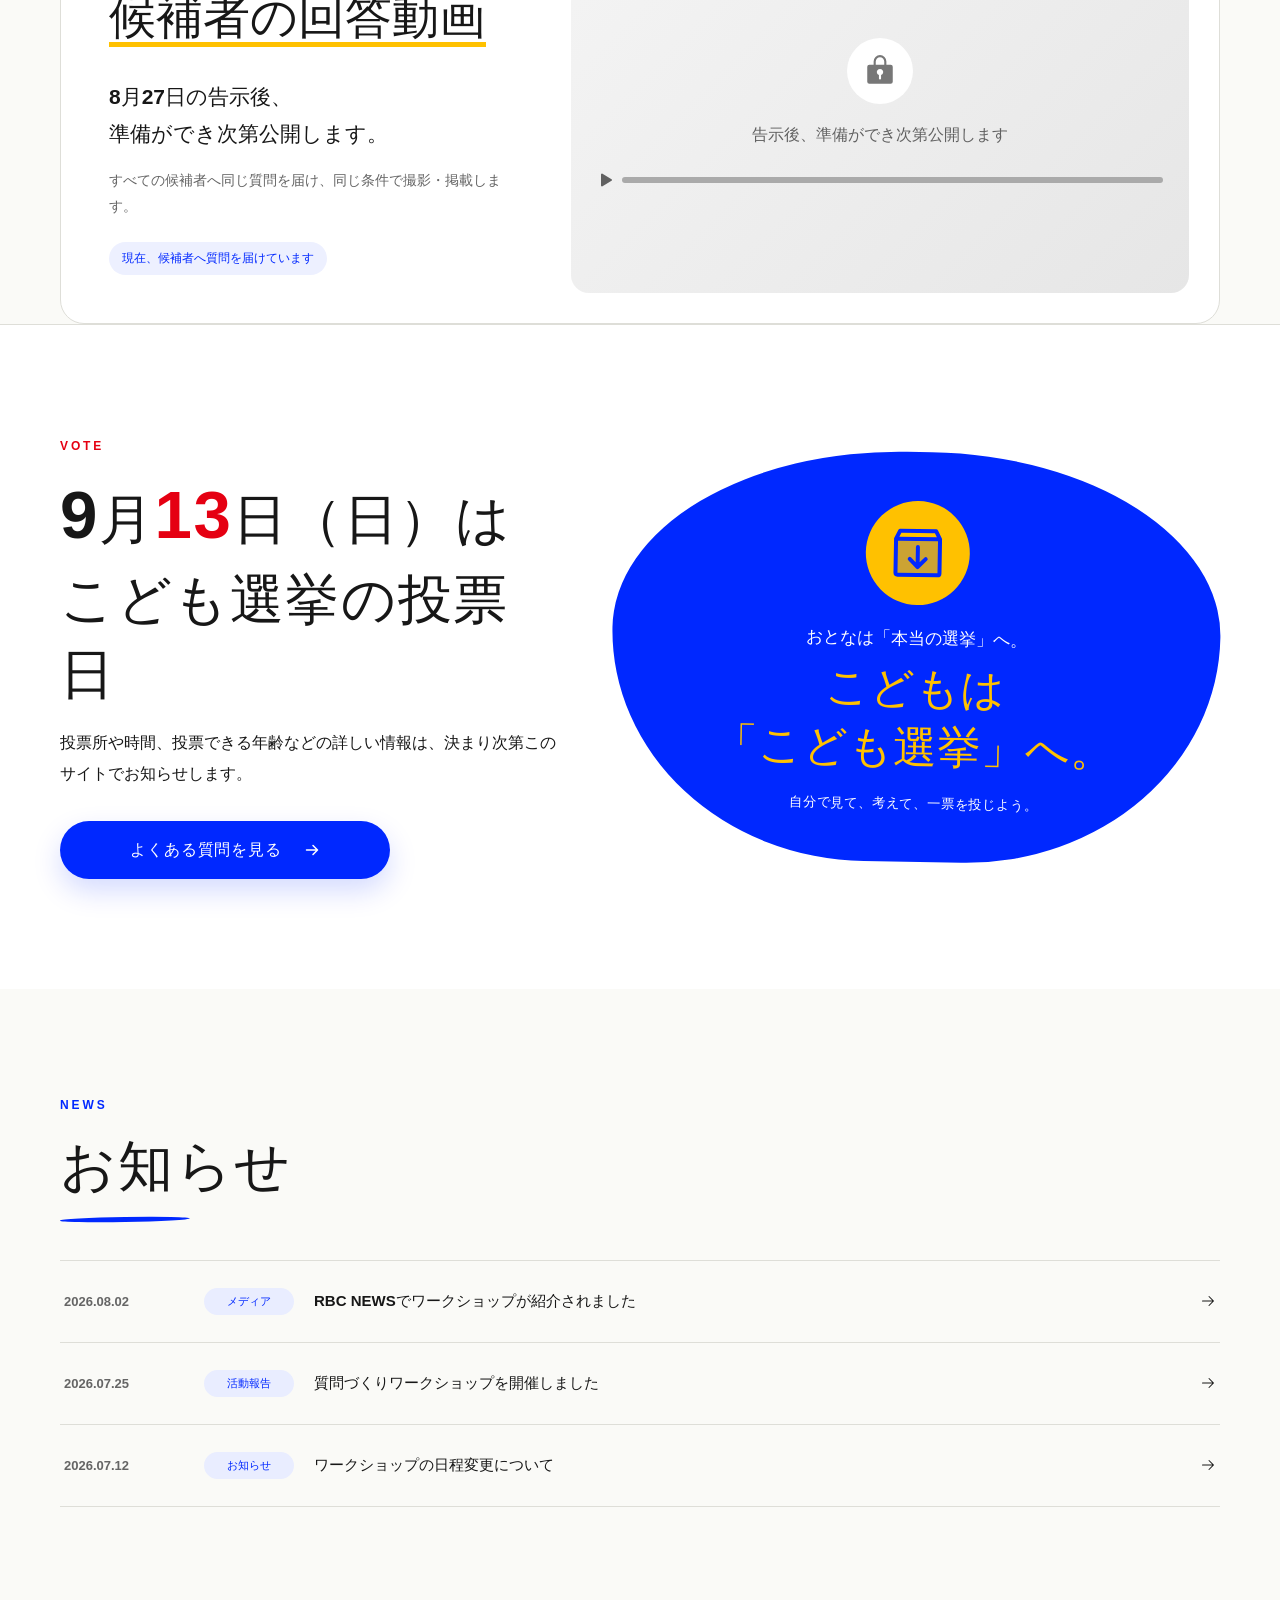
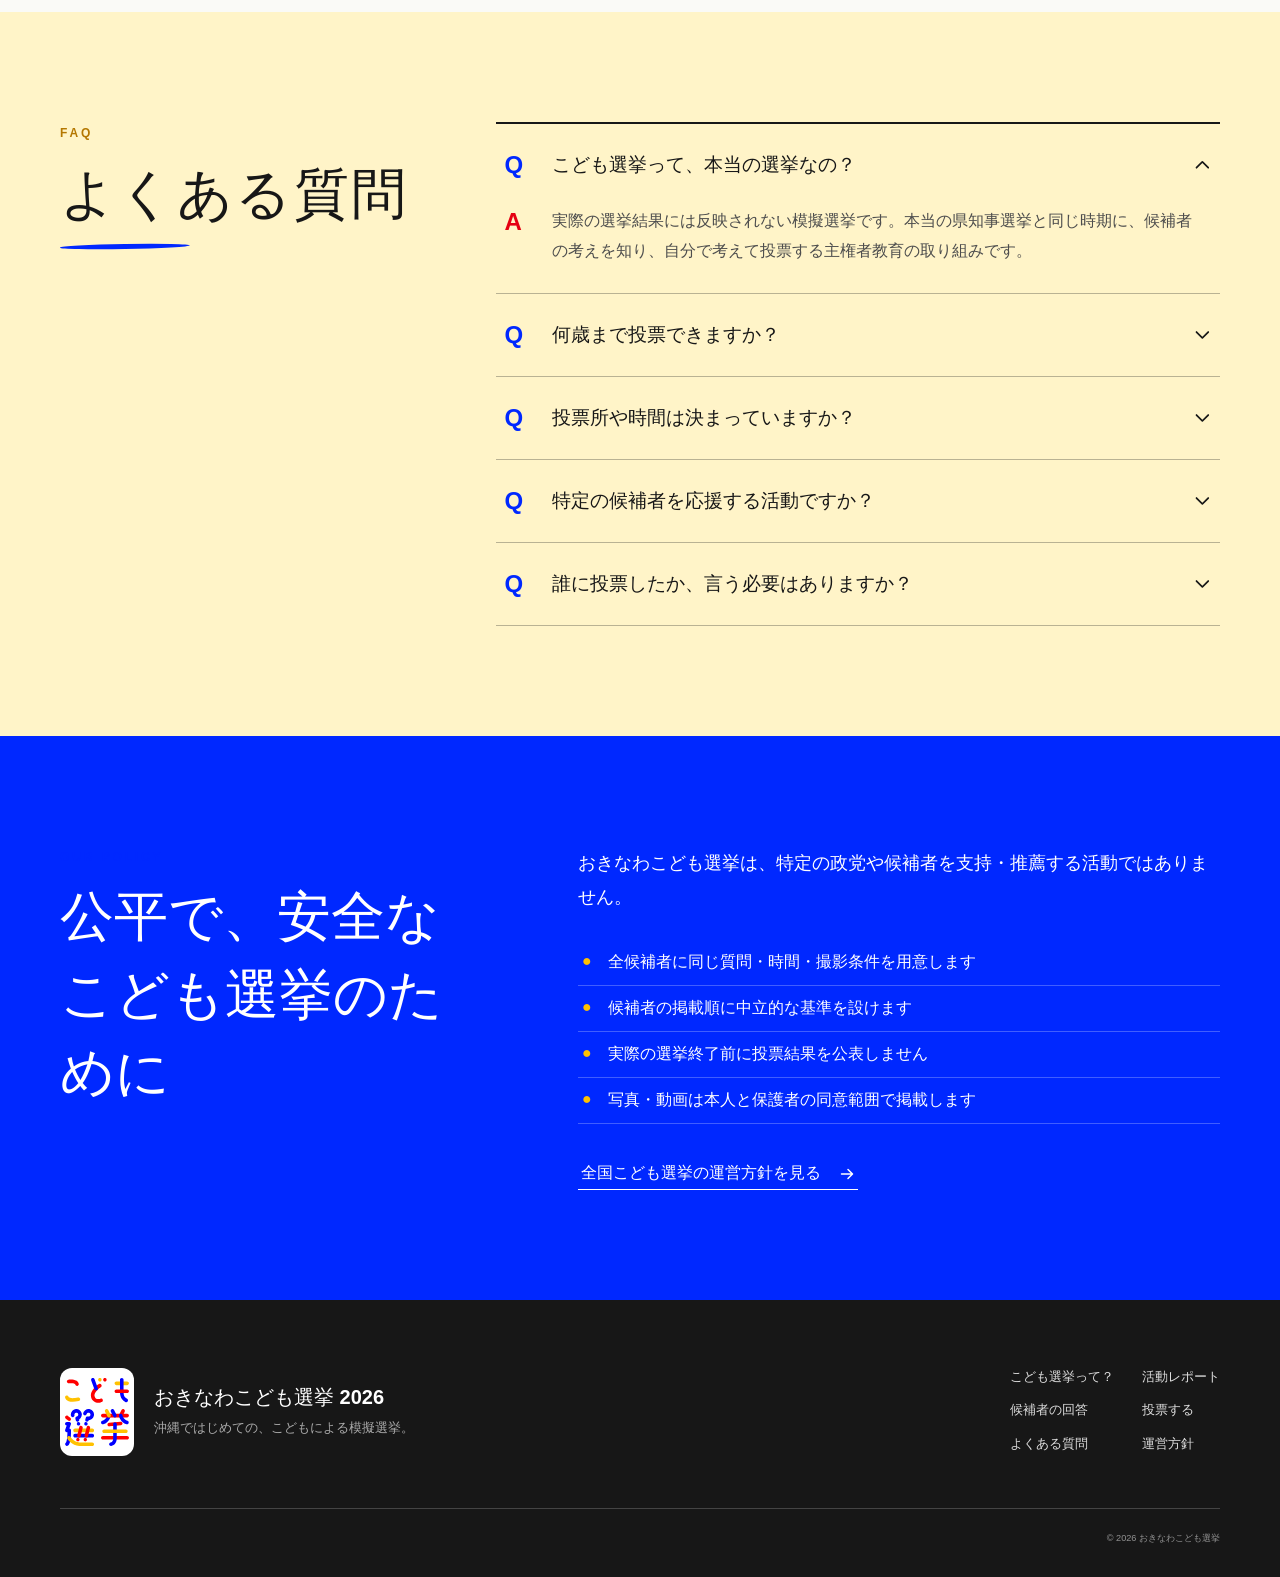
<file: public/index.html>
<!doctype html>
<html lang="ja">
  <head>
    <meta charset="UTF-8">
    <meta name="viewport" content="width=device-width, initial-scale=1.0">
    <meta name="description" content="2026年沖縄県知事選挙と同じ日に初開催する、おきなわこども選挙の公式サイトです。">
    <meta name="theme-color" content="#fafaf7">
    <meta property="og:title" content="おきなわこども選挙 2026">
    <meta property="og:description" content="こどもが聞いて、こどもが選んで、こどもが届ける。">
    <meta property="og:image" content="https://kodomo-senkyo-okinawa.github.io/assets/images/2026/01.jpeg">
    <title>おきなわこども選挙 2026</title>
    <link rel="icon" type="image/svg+xml" href="./assets/images/kodomo-senkyo-logo.svg?v=20260803-1">
    <link rel="stylesheet" href="./assets/css/styles.css?v=20260803-7">
    <link rel="preload" as="image" href="./assets/images/kodomo-senkyo-logo.svg">
    <link rel="preload" as="image" href="./assets/images/2026/02.jpeg">
    <link rel="preload" as="image" href="./assets/images/2026/03.jpeg">
    <link rel="preload" as="image" href="./assets/images/2026/06.jpeg">
    <link rel="preload" as="image" href="./assets/images/2026/04.jpeg">
    <link rel="preload" as="image" href="./assets/images/2026/05.jpeg">
  </head>
  <body>
    <a class="skip-link" href="#main"><ruby>本文<rt>ほんぶん</rt></ruby>へ<ruby>移動<rt>いどう</rt></ruby></a><header class="site-header"><div class="header-inner"><a class="brand" href="#top" aria-label="おきなわこども選挙 2026 トップへ"><img src="./assets/images/kodomo-senkyo-logo.svg" alt="こども選挙"/><span><strong>おきなわ</strong><small>2026</small></span></a><nav class="desktop-nav" aria-label="メインナビゲーション"><a href="#about">こども<ruby>選挙<rt>せんきょ</rt></ruby>って？</a><a href="#report"><ruby>活動<rt>かつどう</rt></ruby>レポート</a><a href="#candidates"><ruby>候補者<rt>こうほしゃ</rt></ruby>の<ruby>回答<rt>かいとう</rt></ruby></a><a href="#vote"><ruby>投票<rt>とうひょう</rt></ruby>する</a><a href="#faq">よくある<ruby>質問<rt>しつもん</rt></ruby></a></nav><div class="header-actions"><label class="furigana-toggle"><span>ふりがな</span><input type="checkbox" aria-label="ふりがなの表示を切り替える"/><span class="toggle-track" aria-hidden="true"><span></span></span></label><button class="menu-button" type="button" aria-expanded="false" aria-controls="mobile-navigation" aria-label="メニューを開く"><svg xmlns="http://www.w3.org/2000/svg" width="28" height="28" fill="currentColor" viewBox="0 0 256 256"><path d="M224,128a8,8,0,0,1-8,8H40a8,8,0,0,1,0-16H216A8,8,0,0,1,224,128ZM40,72H216a8,8,0,0,0,0-16H40a8,8,0,0,0,0,16ZM216,184H40a8,8,0,0,0,0,16H216a8,8,0,0,0,0-16Z"></path></svg></button></div></div><div id="mobile-navigation" class="mobile-nav "><nav aria-label="モバイルナビゲーション"><a href="#about"><span class="mobile-nav-label">こども<ruby>選挙<rt>せんきょ</rt></ruby>って？</span><svg xmlns="http://www.w3.org/2000/svg" width="1em" height="1em" fill="currentColor" viewBox="0 0 256 256"><path d="M221.66,133.66l-72,72a8,8,0,0,1-11.32-11.32L196.69,136H40a8,8,0,0,1,0-16H196.69L138.34,61.66a8,8,0,0,1,11.32-11.32l72,72A8,8,0,0,1,221.66,133.66Z"></path></svg></a><a href="#report"><span class="mobile-nav-label"><ruby>活動<rt>かつどう</rt></ruby>レポート</span><svg xmlns="http://www.w3.org/2000/svg" width="1em" height="1em" fill="currentColor" viewBox="0 0 256 256"><path d="M221.66,133.66l-72,72a8,8,0,0,1-11.32-11.32L196.69,136H40a8,8,0,0,1,0-16H196.69L138.34,61.66a8,8,0,0,1,11.32-11.32l72,72A8,8,0,0,1,221.66,133.66Z"></path></svg></a><a href="#candidates"><span class="mobile-nav-label"><ruby>候補者<rt>こうほしゃ</rt></ruby>の<ruby>回答<rt>かいとう</rt></ruby></span><svg xmlns="http://www.w3.org/2000/svg" width="1em" height="1em" fill="currentColor" viewBox="0 0 256 256"><path d="M221.66,133.66l-72,72a8,8,0,0,1-11.32-11.32L196.69,136H40a8,8,0,0,1,0-16H196.69L138.34,61.66a8,8,0,0,1,11.32-11.32l72,72A8,8,0,0,1,221.66,133.66Z"></path></svg></a><a href="#vote"><span class="mobile-nav-label"><ruby>投票<rt>とうひょう</rt></ruby>する</span><svg xmlns="http://www.w3.org/2000/svg" width="1em" height="1em" fill="currentColor" viewBox="0 0 256 256"><path d="M221.66,133.66l-72,72a8,8,0,0,1-11.32-11.32L196.69,136H40a8,8,0,0,1,0-16H196.69L138.34,61.66a8,8,0,0,1,11.32-11.32l72,72A8,8,0,0,1,221.66,133.66Z"></path></svg></a><a href="#faq"><span class="mobile-nav-label">よくある<ruby>質問<rt>しつもん</rt></ruby></span><svg xmlns="http://www.w3.org/2000/svg" width="1em" height="1em" fill="currentColor" viewBox="0 0 256 256"><path d="M221.66,133.66l-72,72a8,8,0,0,1-11.32-11.32L196.69,136H40a8,8,0,0,1,0-16H196.69L138.34,61.66a8,8,0,0,1,11.32-11.32l72,72A8,8,0,0,1,221.66,133.66Z"></path></svg></a></nav></div></header><main id="main"><section class="hero" id="top"><div class="hero-inner"><div class="hero-copy"><h1>こどもが<em><ruby>聞<rt>き</rt></ruby>いて</em>、<br/>こどもが<em><ruby>選<rt>えら</rt></ruby>んで</em>、<br/>こどもが<em><ruby>届<rt>とど</rt></ruby>ける</em>。</h1><p class="hero-lead"><ruby>沖縄県知事選挙<rt>おきなわけんちじせんきょ</rt></ruby>の<ruby>投票日<rt>とうひょうび</rt></ruby>を、<br/>みんなが<ruby>沖縄<rt>おきなわ</rt></ruby>の<ruby>未来<rt>みらい</rt></ruby>を<ruby>考<rt>かんが</rt></ruby>える<ruby>日<rt>にち</rt></ruby>に。</p><div class="election-date" aria-label="こども選挙 投票日 9月13日日曜日"><span>こども<ruby>選挙<rt>せんきょ</rt></ruby> <ruby>投票日<rt>とうひょうび</rt></ruby></span><p><b>9</b><small><ruby>月<rt>がつ</rt></ruby></small><b class="date-red">13</b><small><ruby>日<rt>にち</rt></ruby>（<ruby>日<rt>にち</rt></ruby>）</small></p></div><div class="hero-actions"><a class="button button--primary" href="#report"><ruby>活動<rt>かつどう</rt></ruby>レポートを<ruby>見<rt>み</rt></ruby>る <svg xmlns="http://www.w3.org/2000/svg" width="1em" height="1em" fill="currentColor" viewBox="0 0 256 256"><path d="M224.49,136.49l-72,72a12,12,0,0,1-17-17L187,140H40a12,12,0,0,1,0-24H187L135.51,64.48a12,12,0,0,1,17-17l72,72A12,12,0,0,1,224.49,136.49Z"></path></svg></a><a class="text-link" href="#about">こども<ruby>選挙<rt>せんきょ</rt></ruby>って？ <svg xmlns="http://www.w3.org/2000/svg" width="1em" height="1em" fill="currentColor" viewBox="0 0 256 256"><path d="M224.49,136.49l-72,72a12,12,0,0,1-17-17L187,140H40a12,12,0,0,1,0-24H187L135.51,64.48a12,12,0,0,1,17-17l72,72A12,12,0,0,1,224.49,136.49Z"></path></svg></a></div></div><div class="hero-visual" aria-label="7月25日の質問づくりワークショップの写真"><svg xmlns="http://www.w3.org/2000/svg" width="54" height="54" fill="currentColor" viewBox="0 0 256 256" class="mark mark--red" aria-hidden="true"><path d="M230.86,109.25,169.18,86.82,146.75,25.14a19.95,19.95,0,0,0-37.5,0L86.82,86.82,25.14,109.25a19.95,19.95,0,0,0,0,37.5l61.68,22.43,22.43,61.68a19.95,19.95,0,0,0,37.5,0l22.43-61.68,61.68-22.43a19.95,19.95,0,0,0,0-37.5Zm-75.14,39.29a12,12,0,0,0-7.18,7.18L128,212.21l-20.54-56.49a12,12,0,0,0-7.18-7.18L43.79,128l56.49-20.54a12,12,0,0,0,7.18-7.18L128,43.79l20.54,56.49a12,12,0,0,0,7.18,7.18L212.21,128Z"></path></svg><figure class="photo photo--workshop"><img src="./assets/images/2026/02.jpeg" alt="質問づくりワークショップで話し合う子どもたち"/><figcaption class="photo-label">7<ruby>月<rt>がつ</rt></ruby>25<ruby>日<rt>にち</rt></ruby>のワークショップ</figcaption></figure><figure class="photo photo--okinawa"><img src="./assets/images/2026/03.jpeg" alt="本物の投票箱を使った模擬投票を体験する子ども"/><figcaption><ruby>本物<rt>ほんもの</rt></ruby>の<ruby>投票箱<rt>とうひょうばこ</rt></ruby>で<br/><ruby>投票<rt>とうひょう</rt></ruby>を<ruby>体験<rt>たいけん</rt></ruby></figcaption></figure><figure class="photo photo--ballot"><img src="./assets/images/2026/06.jpeg" alt="投票箱へ投票用紙を入れる子どもの手元"/></figure><svg xmlns="http://www.w3.org/2000/svg" width="62" height="62" fill="currentColor" viewBox="0 0 256 256" class="mark mark--arrow" aria-hidden="true"><path d="M208.49,152.49l-72,72a12,12,0,0,1-17,0l-72-72a12,12,0,0,1,17-17L116,187V40a12,12,0,0,1,24,0V187l51.51-51.52a12,12,0,0,1,17,17Z"></path></svg></div></div></section><section class="about-section" id="about"><div class="content-width about-intro"><div class="section-title section-title--left"><p class="eyebrow eyebrow--blue">WHAT IS IT?</p><h2>こども<ruby>選挙<rt>せんきょ</rt></ruby>って？</h2></div><div class="about-copy"><p><ruby>本当<rt>ほんとう</rt></ruby>の<ruby>選挙<rt>せんきょ</rt></ruby>と<ruby>同<rt>おな</rt></ruby>じ<ruby>時期<rt>じき</rt></ruby>に、18<ruby>歳未満<rt>さいみまん</rt></ruby>の<ruby>子<rt>こ</rt></ruby>どもたちが<ruby>候補者<rt>こうほしゃ</rt></ruby>の<ruby>考<rt>かんが</rt></ruby>えを<ruby>知<rt>し</rt></ruby>り、<ruby>自分<rt>じぶん</rt></ruby>で<ruby>考<rt>かんが</rt></ruby>えて<ruby>一票<rt>いっぴょう</rt></ruby>を<ruby>投<rt>とう</rt></ruby>じる<ruby>模擬選挙<rt>もぎせんきょ</rt></ruby>です。</p><p><ruby>実際<rt>じっさい</rt></ruby>の<ruby>選挙結果<rt>せんきょけっか</rt></ruby>には<ruby>反映<rt>はんえい</rt></ruby>されませんが、<ruby>政治<rt>せいじ</rt></ruby>や<ruby>地域<rt>ちいき</rt></ruby>を「<ruby>自分<rt>じぶん</rt></ruby>のこと」として<ruby>考<rt>かんが</rt></ruby>える、リアルな<ruby>学<rt>まな</rt></ruby>びの<ruby>機会<rt>きかい</rt></ruby>です。</p></div></div><div class="content-width steps-heading" id="steps"><div class="section-title section-title--center"><p class="eyebrow eyebrow--blue">HOW IT WORKS</p><h2>こども<ruby>選挙<rt>せんきょ</rt></ruby>の3ステップ</h2></div></div><div class="content-width three-steps"><article><span class="number number--blue">1</span><div class="step-art step-art--blue"><svg xmlns="http://www.w3.org/2000/svg" width="60" height="60" fill="currentColor" viewBox="0 0 256 256"><path d="M240,120a40,40,0,0,1-40,40H160V80h40A40,40,0,0,1,240,120Z" opacity="0.2"></path><path d="M248,120a48.05,48.05,0,0,0-48-48H160.2c-2.91-.17-53.62-3.74-101.91-44.24A16,16,0,0,0,32,40V200a16,16,0,0,0,26.29,12.25c37.77-31.68,77-40.76,93.71-43.3v31.72A16,16,0,0,0,159.12,214l11,7.33A16,16,0,0,0,194.5,212l11.77-44.36A48.07,48.07,0,0,0,248,120ZM48,199.93V40h0c42.81,35.91,86.63,45,104,47.24v65.48C134.65,155,90.84,164.07,48,199.93Zm131,8,0,.11-11-7.33V168h21.6ZM200,152H168V88h32a32,32,0,1,1,0,64Z"></path></svg></div><h3><ruby>聞<rt>き</rt></ruby>く</h3><p><ruby>沖縄<rt>おきなわ</rt></ruby>の<ruby>未来<rt>みらい</rt></ruby>について、<ruby>聞<rt>き</rt></ruby>きたいことを<ruby>考<rt>かんが</rt></ruby>え、<ruby>候補者<rt>こうほしゃ</rt></ruby>へ<ruby>質問<rt>しつもん</rt></ruby>します。</p></article><svg xmlns="http://www.w3.org/2000/svg" width="34" height="34" fill="currentColor" viewBox="0 0 256 256" class="step-arrow" aria-hidden="true"><path d="M224.49,136.49l-72,72a12,12,0,0,1-17-17L187,140H40a12,12,0,0,1,0-24H187L135.51,64.48a12,12,0,0,1,17-17l72,72A12,12,0,0,1,224.49,136.49Z"></path></svg><article><span class="number number--yellow">2</span><div class="step-art step-art--yellow"><svg xmlns="http://www.w3.org/2000/svg" width="60" height="60" fill="currentColor" viewBox="0 0 256 256"><path d="M216,72V208a8,8,0,0,1-8,8H48a8,8,0,0,1-8-8V72Z" opacity="0.2"></path><path d="M223.16,68.42l-16-32A8,8,0,0,0,200,32H56a8,8,0,0,0-7.16,4.42l-16,32A8.08,8.08,0,0,0,32,72V208a16,16,0,0,0,16,16H208a16,16,0,0,0,16-16V72A8.08,8.08,0,0,0,223.16,68.42ZM60.94,48H195.06l8,16H52.94ZM208,208H48V80H208V208Zm-42.34-61.66a8,8,0,0,1,0,11.32l-32,32a8,8,0,0,1-11.32,0l-32-32a8,8,0,0,1,11.32-11.32L120,164.69V104a8,8,0,0,1,16,0v60.69l18.34-18.35A8,8,0,0,1,165.66,146.34Z"></path></svg></div><h3><ruby>選<rt>えら</rt></ruby>ぶ</h3><p><ruby>回答動画<rt>かいとうどうが</rt></ruby>を<ruby>見比<rt>みくら</rt></ruby>べて、<ruby>自分<rt>じぶん</rt></ruby>の<ruby>考<rt>かんが</rt></ruby>えで<ruby>未来<rt>みらい</rt></ruby>のリーダーを<ruby>選<rt>えら</rt></ruby>びます。</p></article><svg xmlns="http://www.w3.org/2000/svg" width="34" height="34" fill="currentColor" viewBox="0 0 256 256" class="step-arrow" aria-hidden="true"><path d="M224.49,136.49l-72,72a12,12,0,0,1-17-17L187,140H40a12,12,0,0,1,0-24H187L135.51,64.48a12,12,0,0,1,17-17l72,72A12,12,0,0,1,224.49,136.49Z"></path></svg><article><span class="number number--red">3</span><div class="step-art step-art--red"><svg xmlns="http://www.w3.org/2000/svg" width="60" height="60" fill="currentColor" viewBox="0 0 256 256"><path d="M223.69,42.18l-58.22,192a8,8,0,0,1-14.92,1.25L108,148,20.58,105.45a8,8,0,0,1,1.25-14.92l192-58.22A8,8,0,0,1,223.69,42.18Z" opacity="0.2"></path><path d="M227.32,28.68a16,16,0,0,0-15.66-4.08l-.15,0L19.57,82.84a16,16,0,0,0-2.49,29.8L102,154l41.3,84.87A15.86,15.86,0,0,0,157.74,248q.69,0,1.38-.06a15.88,15.88,0,0,0,14-11.51l58.2-191.94c0-.05,0-.1,0-.15A16,16,0,0,0,227.32,28.68ZM157.83,231.85l-.05.14,0-.07-40.06-82.3,48-48a8,8,0,0,0-11.31-11.31l-48,48L24.08,98.25l-.07,0,.14,0L216,40Z"></path></svg></div><h3><ruby>届<rt>とど</rt></ruby>ける</h3><p><ruby>投票結果<rt>とうひょうけっか</rt></ruby>と<ruby>子<rt>こ</rt></ruby>どもたちの<ruby>声<rt>こえ</rt></ruby>を、<ruby>地域<rt>ちいき</rt></ruby>や<ruby>政治<rt>せいじ</rt></ruby>に<ruby>届<rt>とど</rt></ruby>けます。</p></article></div></section><section class="progress-section" aria-labelledby="progress-heading"><div class="content-width progress-card"><div class="progress-heading"><span aria-hidden="true">〰</span><h2 id="progress-heading"><ruby>今<rt>いま</rt></ruby>ここまで<ruby>進<rt>すす</rt></ruby>んでいます</h2><span aria-hidden="true">〰</span></div><ol class="progress-list"><li class="progress-item progress-item--done"><span class="step-date">7<ruby>月<rt>がつ</rt></ruby>25<ruby>日<rt>にち</rt></ruby></span><span class="step-icon"><svg xmlns="http://www.w3.org/2000/svg" width="28" height="28" fill="currentColor" viewBox="0 0 256 256"><path d="M232,56V176a8,8,0,0,1-2.76,6c-15.28,13.23-29.89,18-43.82,18-18.91,0-36.57-8.74-53-16.85C105.87,170,82.79,158.61,56,179.77V224a8,8,0,0,1-16,0V56a8,8,0,0,1,2.77-6h0c36-31.18,68.31-15.21,96.79-1.12C167,62.46,190.79,74.2,218.76,50A8,8,0,0,1,232,56Z"></path></svg></span><strong><ruby>質問<rt>しつもん</rt></ruby>づくり</strong><small><ruby>完了<rt>かんりょう</rt></ruby></small></li><li class="progress-item progress-item--current"><span class="step-date">8<ruby>月上旬<rt>がつじょうじゅん</rt></ruby></span><span class="step-icon"><svg xmlns="http://www.w3.org/2000/svg" width="28" height="28" fill="currentColor" viewBox="0 0 256 256"><path d="M227.32,28.68a16,16,0,0,0-15.66-4.08l-.15,0L19.57,82.84a16,16,0,0,0-2.49,29.8L102,154l41.3,84.87A15.86,15.86,0,0,0,157.74,248q.69,0,1.38-.06a15.88,15.88,0,0,0,14-11.51l58.2-191.94c0-.05,0-.1,0-.15A16,16,0,0,0,227.32,28.68ZM157.83,231.85l-.05.14,0-.07-40.06-82.3,48-48a8,8,0,0,0-11.31-11.31l-48,48L24.08,98.25l-.07,0,.14,0L216,40Z"></path></svg></span><strong><ruby>候補者<rt>こうほしゃ</rt></ruby>へ<ruby>届<rt>とど</rt></ruby>ける</strong><small><ruby>今<rt>いま</rt></ruby>ここ</small></li><li class="progress-item progress-item--next"><span class="step-date">8<ruby>月中<rt>がつちゅう</rt></ruby></span><span class="step-icon"><svg xmlns="http://www.w3.org/2000/svg" width="28" height="28" fill="currentColor" viewBox="0 0 256 256"><path d="M251.77,73a8,8,0,0,0-8.21.39L208,97.05V72a16,16,0,0,0-16-16H32A16,16,0,0,0,16,72V184a16,16,0,0,0,16,16H192a16,16,0,0,0,16-16V159l35.56,23.71A8,8,0,0,0,248,184a8,8,0,0,0,8-8V80A8,8,0,0,0,251.77,73ZM192,184H32V72H192V184Zm48-22.95-32-21.33V116.28L240,95Z"></path></svg></span><strong><ruby>回答動画<rt>かいとうどうが</rt></ruby>を<ruby>撮影<rt>さつえい</rt></ruby></strong><small><ruby>準備中<rt>じゅんびちゅう</rt></ruby></small></li><li class="progress-item progress-item--next"><span class="step-date">8<ruby>月<rt>がつ</rt></ruby>27<ruby>日以降<rt>にちいこう</rt></ruby></span><span class="step-icon"><svg xmlns="http://www.w3.org/2000/svg" width="28" height="28" fill="currentColor" viewBox="0 0 256 256"><path d="M232.4,114.49,88.32,26.35a16,16,0,0,0-16.2-.3A15.86,15.86,0,0,0,64,39.87V216.13A15.94,15.94,0,0,0,80,232a16.07,16.07,0,0,0,8.36-2.35L232.4,141.51a15.81,15.81,0,0,0,0-27ZM80,215.94V40l143.83,88Z"></path></svg></span><strong><ruby>回答動画<rt>かいとうどうが</rt></ruby>を<ruby>公開<rt>こうかい</rt></ruby></strong><small><ruby>予定<rt>よてい</rt></ruby></small></li><li class="progress-item progress-item--next"><span class="step-date">9<ruby>月<rt>がつ</rt></ruby>13<ruby>日<rt>にち</rt></ruby></span><span class="step-icon"><svg xmlns="http://www.w3.org/2000/svg" width="28" height="28" fill="currentColor" viewBox="0 0 256 256"><path d="M223.16,68.42l-16-32A8,8,0,0,0,200,32H56a8,8,0,0,0-7.16,4.42l-16,32A8.08,8.08,0,0,0,32,72V208a16,16,0,0,0,16,16H208a16,16,0,0,0,16-16V72A8.08,8.08,0,0,0,223.16,68.42ZM60.94,48H195.06l8,16H52.94ZM208,208H48V80H208V208Zm-42.34-61.66a8,8,0,0,1,0,11.32l-32,32a8,8,0,0,1-11.32,0l-32-32a8,8,0,0,1,11.32-11.32L120,164.69V104a8,8,0,0,1,16,0v60.69l18.34-18.35A8,8,0,0,1,165.66,146.34Z"></path></svg></span><strong>こども<ruby>投票<rt>とうひょう</rt></ruby></strong><small><ruby>投票日<rt>とうひょうび</rt></ruby></small></li></ol></div></section><section class="report-section" id="report"><div class="content-width report-grid"><div class="report-copy"><div class="section-title section-title--left"><p class="eyebrow eyebrow--red">WORKSHOP</p><h2>7<ruby>月<rt>がつ</rt></ruby>25<ruby>日<rt>にち</rt></ruby>の<br/><ruby>質問<rt>しつもん</rt></ruby>づくりワークショップ</h2></div><p><ruby>浦添市<rt>うらそえし</rt></ruby>で、<ruby>小学生<rt>しょうがくせい</rt></ruby>から<ruby>高校生<rt>こうこうせい</rt></ruby>まで10<ruby>人<rt>ひと</rt></ruby>が<ruby>参加<rt>さんか</rt></ruby>。<ruby>子<rt>こ</rt></ruby>どもの<ruby>権利<rt>けんり</rt></ruby>と<ruby>選挙<rt>せんきょ</rt></ruby>について<ruby>学<rt>まな</rt></ruby>び、<ruby>絵本<rt>えほん</rt></ruby>を<ruby>使<rt>つか</rt></ruby>った<ruby>模擬投票<rt>もぎとうひょう</rt></ruby>を<ruby>体験<rt>たいけん</rt></ruby>しました。</p><p>そして、<ruby>沖縄県知事選挙<rt>おきなわけんちじせんきょ</rt></ruby>の<ruby>候補者<rt>こうほしゃ</rt></ruby>へ<ruby>届<rt>とど</rt></ruby>ける<ruby>質問<rt>しつもん</rt></ruby>を、みんなで<ruby>考<rt>かんが</rt></ruby>えました。</p><a class="button button--outline" href="https://newsdig.tbs.co.jp/articles/rbc/2840409?display=1" target="_blank" rel="noreferrer">RBCの<ruby>報道<rt>ほうどう</rt></ruby>を<ruby>見<rt>み</rt></ruby>る <svg xmlns="http://www.w3.org/2000/svg" width="1em" height="1em" fill="currentColor" viewBox="0 0 256 256"><path d="M224.49,136.49l-72,72a12,12,0,0,1-17-17L187,140H40a12,12,0,0,1,0-24H187L135.51,64.48a12,12,0,0,1,17-17l72,72A12,12,0,0,1,224.49,136.49Z"></path></svg></a></div><div class="report-gallery" aria-label="質問づくりワークショップの様子"><figure class="report-photo report-photo--discussion"><img src="./assets/images/2026/04.jpeg" alt="付箋を使って候補者への質問を考える子どもたち"/><figcaption>グループで<ruby>質問<rt>しつもん</rt></ruby>を<ruby>考<rt>かんが</rt></ruby>える</figcaption></figure><figure class="report-photo report-photo--closeup"><img src="./assets/images/2026/05.jpeg" alt="候補者への質問を付箋に書き出す参加者"/><figcaption><ruby>一人<rt>ひとり</rt></ruby>ひとりの<ruby>疑問<rt>ぎもん</rt></ruby>を<ruby>言葉<rt>ことば</rt></ruby>にする</figcaption></figure></div></div><div class="content-width questions" aria-label="子どもたちが考えた質問"><blockquote class="sticky sticky--yellow">「<ruby>街<rt>まち</rt></ruby>のどこを<br/><ruby>変<rt>か</rt></ruby>えたいですか？」</blockquote><blockquote class="sticky sticky--blue">「<ruby>自分<rt>じぶん</rt></ruby>をどういう<ruby>人<rt>ひと</rt></ruby>だと<br/><ruby>思<rt>おも</rt></ruby>っていますか？」</blockquote><blockquote class="sticky sticky--pink">「あなたは<ruby>私<rt>わたし</rt></ruby>たちに<br/><ruby>何<rt>なに</rt></ruby>ができますか？」</blockquote></div></section><section class="candidates-section" id="candidates"><div class="content-width coming-soon-card"><div class="coming-copy"><p class="eyebrow eyebrow--yellow">CANDIDATES</p><h2><ruby>候補者<rt>こうほしゃ</rt></ruby>の<ruby>回答動画<rt>かいとうどうが</rt></ruby></h2><p class="coming-lead">8<ruby>月<rt>がつ</rt></ruby>27<ruby>日<rt>にち</rt></ruby>の<ruby>告示後<rt>こくじご</rt></ruby>、<br/><ruby>準備<rt>じゅんび</rt></ruby>ができ<ruby>次第公開<rt>しだいこうかい</rt></ruby>します。</p><p>すべての<ruby>候補者<rt>こうほしゃ</rt></ruby>へ<ruby>同<rt>おな</rt></ruby>じ<ruby>質問<rt>しつもん</rt></ruby>を<ruby>届<rt>とど</rt></ruby>け、<ruby>同<rt>おな</rt></ruby>じ<ruby>条件<rt>じょうけん</rt></ruby>で<ruby>撮影<rt>さつえい</rt></ruby>・<ruby>掲載<rt>けいさい</rt></ruby>します。</p><span class="status-chip"><ruby>現在<rt>げんざい</rt></ruby>、<ruby>候補者<rt>こうほしゃ</rt></ruby>へ<ruby>質問<rt>しつもん</rt></ruby>を<ruby>届<rt>とど</rt></ruby>けています</span></div><div class="video-placeholder" aria-label="候補者の回答動画は公開準備中です"><span class="lock-icon"><svg xmlns="http://www.w3.org/2000/svg" width="34" height="34" fill="currentColor" viewBox="0 0 256 256"><path d="M208,80H176V56a48,48,0,0,0-96,0V80H48A16,16,0,0,0,32,96V208a16,16,0,0,0,16,16H208a16,16,0,0,0,16-16V96A16,16,0,0,0,208,80Zm-72,78.63V184a8,8,0,0,1-16,0V158.63a24,24,0,1,1,16,0ZM160,80H96V56a32,32,0,0,1,64,0Z"></path></svg></span><p><ruby>告示後<rt>こくじご</rt></ruby>、<ruby>準備<rt>じゅんび</rt></ruby>ができ<ruby>次第公開<rt>しだいこうかい</rt></ruby>します</p><div class="fake-controls"><svg xmlns="http://www.w3.org/2000/svg" width="16" height="16" fill="currentColor" viewBox="0 0 256 256"><path d="M240,128a15.74,15.74,0,0,1-7.6,13.51L88.32,229.65a16,16,0,0,1-16.2.3A15.86,15.86,0,0,1,64,216.13V39.87a15.86,15.86,0,0,1,8.12-13.82,16,16,0,0,1,16.2.3L232.4,114.49A15.74,15.74,0,0,1,240,128Z"></path></svg><span></span></div></div></div></section><section class="vote-section" id="vote"><div class="content-width vote-grid"><div class="vote-copy"><p class="eyebrow eyebrow--red">VOTE</p><h2><span>9</span><ruby>月<rt>がつ</rt></ruby><span class="date-red">13</span><ruby>日<rt>にち</rt></ruby>（<ruby>日<rt>にち</rt></ruby>）は<br/>こども<ruby>選挙<rt>せんきょ</rt></ruby>の<ruby>投票日<rt>とうひょうび</rt></ruby></h2><p><ruby>投票所<rt>とうひょうじょ</rt></ruby>や<ruby>時間<rt>じかん</rt></ruby>、<ruby>投票<rt>とうひょう</rt></ruby>できる<ruby>年齢<rt>ねんれい</rt></ruby>などの<ruby>詳<rt>くわ</rt></ruby>しい<ruby>情報<rt>じょうほう</rt></ruby>は、<ruby>決<rt>き</rt></ruby>まり<ruby>次第<rt>しだい</rt></ruby>このサイトでお<ruby>知<rt>し</rt></ruby>らせします。</p><a class="button button--primary" href="#faq">よくある<ruby>質問<rt>しつもん</rt></ruby>を<ruby>見<rt>み</rt></ruby>る <svg xmlns="http://www.w3.org/2000/svg" width="1em" height="1em" fill="currentColor" viewBox="0 0 256 256"><path d="M224.49,136.49l-72,72a12,12,0,0,1-17-17L187,140H40a12,12,0,0,1,0-24H187L135.51,64.48a12,12,0,0,1,17-17l72,72A12,12,0,0,1,224.49,136.49Z"></path></svg></a></div><div class="vote-message"><span class="vote-message-icon" aria-hidden="true"><svg xmlns="http://www.w3.org/2000/svg" width="64" height="64" fill="currentColor" viewBox="0 0 256 256"><path d="M216,72V208a8,8,0,0,1-8,8H48a8,8,0,0,1-8-8V72Z" opacity="0.2"></path><path d="M223.16,68.42l-16-32A8,8,0,0,0,200,32H56a8,8,0,0,0-7.16,4.42l-16,32A8.08,8.08,0,0,0,32,72V208a16,16,0,0,0,16,16H208a16,16,0,0,0,16-16V72A8.08,8.08,0,0,0,223.16,68.42ZM60.94,48H195.06l8,16H52.94ZM208,208H48V80H208V208Zm-42.34-61.66a8,8,0,0,1,0,11.32l-32,32a8,8,0,0,1-11.32,0l-32-32a8,8,0,0,1,11.32-11.32L120,164.69V104a8,8,0,0,1,16,0v60.69l18.34-18.35A8,8,0,0,1,165.66,146.34Z"></path></svg></span><p>おとなは「<ruby>本当<rt>ほんとう</rt></ruby>の<ruby>選挙<rt>せんきょ</rt></ruby>」へ。</p><strong>こどもは<br/>「こども<ruby>選挙<rt>せんきょ</rt></ruby>」へ。</strong><small><ruby>自分<rt>じぶん</rt></ruby>で<ruby>見<rt>み</rt></ruby>て、<ruby>考<rt>かんが</rt></ruby>えて、<ruby>一票<rt>いっぴょう</rt></ruby>を<ruby>投<rt>とう</rt></ruby>じよう。</small></div></div></section><section class="news-section" aria-labelledby="news-heading"><div class="content-width"><div class="section-title section-title--left"><p class="eyebrow eyebrow--blue">NEWS</p><h2>お<ruby>知<rt>し</rt></ruby>らせ</h2></div><div class="news-list"><a href="https://newsdig.tbs.co.jp/articles/rbc/2840409?display=1" target="_blank" rel="noreferrer"><time dateTime="2026-08-02">2026.08.02</time><span>メディア</span><strong>RBC NEWSでワークショップが<ruby>紹介<rt>しょうかい</rt></ruby>されました</strong><svg xmlns="http://www.w3.org/2000/svg" width="1em" height="1em" fill="currentColor" viewBox="0 0 256 256"><path d="M221.66,133.66l-72,72a8,8,0,0,1-11.32-11.32L196.69,136H40a8,8,0,0,1,0-16H196.69L138.34,61.66a8,8,0,0,1,11.32-11.32l72,72A8,8,0,0,1,221.66,133.66Z"></path></svg></a><a href="#report"><time dateTime="2026-07-25">2026.07.25</time><span><ruby>活動報告<rt>かつどうほうこく</rt></ruby></span><strong><ruby>質問<rt>しつもん</rt></ruby>づくりワークショップを<ruby>開催<rt>かいさい</rt></ruby>しました</strong><svg xmlns="http://www.w3.org/2000/svg" width="1em" height="1em" fill="currentColor" viewBox="0 0 256 256"><path d="M221.66,133.66l-72,72a8,8,0,0,1-11.32-11.32L196.69,136H40a8,8,0,0,1,0-16H196.69L138.34,61.66a8,8,0,0,1,11.32-11.32l72,72A8,8,0,0,1,221.66,133.66Z"></path></svg></a><a href="https://coderdojo-urasoe.com/news/20260712/index.html" target="_blank" rel="noreferrer"><time dateTime="2026-07-12">2026.07.12</time><span>お<ruby>知<rt>し</rt></ruby>らせ</span><strong>ワークショップの<ruby>日程変更<rt>にっていへんこう</rt></ruby>について</strong><svg xmlns="http://www.w3.org/2000/svg" width="1em" height="1em" fill="currentColor" viewBox="0 0 256 256"><path d="M221.66,133.66l-72,72a8,8,0,0,1-11.32-11.32L196.69,136H40a8,8,0,0,1,0-16H196.69L138.34,61.66a8,8,0,0,1,11.32-11.32l72,72A8,8,0,0,1,221.66,133.66Z"></path></svg></a></div></div></section><section class="faq-section" id="faq"><div class="content-width faq-grid"><div class="section-title section-title--left"><p class="eyebrow eyebrow--yellow">FAQ</p><h2>よくある<ruby>質問<rt>しつもん</rt></ruby></h2></div><div class="faq-list"><article class="faq-item is-open"><h3><button type="button" aria-expanded="true"><span class="faq-letter">Q</span><span>こども<ruby>選挙<rt>せんきょ</rt></ruby>って、<ruby>本当<rt>ほんとう</rt></ruby>の<ruby>選挙<rt>せんきょ</rt></ruby>なの？</span><svg xmlns="http://www.w3.org/2000/svg" width="1em" height="1em" fill="currentColor" viewBox="0 0 256 256"><path d="M216.49,104.49l-80,80a12,12,0,0,1-17,0l-80-80a12,12,0,0,1,17-17L128,159l71.51-71.52a12,12,0,0,1,17,17Z"></path></svg></button></h3><div class="faq-answer"><span class="faq-letter">A</span><p><ruby>実際<rt>じっさい</rt></ruby>の<ruby>選挙結果<rt>せんきょけっか</rt></ruby>には<ruby>反映<rt>はんえい</rt></ruby>されない<ruby>模擬選挙<rt>もぎせんきょ</rt></ruby>です。<ruby>本当<rt>ほんとう</rt></ruby>の<ruby>県知事選挙<rt>けんちじせんきょ</rt></ruby>と<ruby>同<rt>おな</rt></ruby>じ<ruby>時期<rt>じき</rt></ruby>に、<ruby>候補者<rt>こうほしゃ</rt></ruby>の<ruby>考<rt>かんが</rt></ruby>えを<ruby>知<rt>し</rt></ruby>り、<ruby>自分<rt>じぶん</rt></ruby>で<ruby>考<rt>かんが</rt></ruby>えて<ruby>投票<rt>とうひょう</rt></ruby>する<ruby>主権者教育<rt>しゅけんしゃきょういく</rt></ruby>の<ruby>取<rt>と</rt></ruby>り<ruby>組<rt>と</rt></ruby>みです。</p></div></article><article class="faq-item "><h3><button type="button" aria-expanded="false"><span class="faq-letter">Q</span><span><ruby>何歳<rt>なんさい</rt></ruby>まで<ruby>投票<rt>とうひょう</rt></ruby>できますか？</span><svg xmlns="http://www.w3.org/2000/svg" width="1em" height="1em" fill="currentColor" viewBox="0 0 256 256"><path d="M216.49,104.49l-80,80a12,12,0,0,1-17,0l-80-80a12,12,0,0,1,17-17L128,159l71.51-71.52a12,12,0,0,1,17,17Z"></path></svg></button></h3><div class="faq-answer" hidden=""><span class="faq-letter">A</span><p><ruby>対象年齢<rt>たいしょうねんれい</rt></ruby>や<ruby>居住要件<rt>きょじゅうようけん</rt></ruby>などの<ruby>正式<rt>せいしき</rt></ruby>な<ruby>参加条件<rt>さんかじょうけん</rt></ruby>は、<ruby>決<rt>き</rt></ruby>まり<ruby>次第<rt>しだい</rt></ruby>このサイトでお<ruby>知<rt>し</rt></ruby>らせします。</p></div></article><article class="faq-item "><h3><button type="button" aria-expanded="false"><span class="faq-letter">Q</span><span><ruby>投票所<rt>とうひょうじょ</rt></ruby>や<ruby>時間<rt>じかん</rt></ruby>は<ruby>決<rt>き</rt></ruby>まっていますか？</span><svg xmlns="http://www.w3.org/2000/svg" width="1em" height="1em" fill="currentColor" viewBox="0 0 256 256"><path d="M216.49,104.49l-80,80a12,12,0,0,1-17,0l-80-80a12,12,0,0,1,17-17L128,159l71.51-71.52a12,12,0,0,1,17,17Z"></path></svg></button></h3><div class="faq-answer" hidden=""><span class="faq-letter">A</span><p><ruby>現在調整中<rt>げんざいちょうせいちゅう</rt></ruby>です。<ruby>確定<rt>かくてい</rt></ruby>した<ruby>投票所<rt>とうひょうじょ</rt></ruby>、<ruby>開場時間<rt>かいじょうじかん</rt></ruby>、<ruby>申込<rt>もうしこみ</rt></ruby>の<ruby>要否<rt>ようひ</rt></ruby>、<ruby>持<rt>も</rt></ruby>ち<ruby>物<rt>もの</rt></ruby>などは「<ruby>投票<rt>とうひょう</rt></ruby>する」<ruby>欄<rt>らん</rt></ruby>に<ruby>掲載<rt>けいさい</rt></ruby>します。</p></div></article><article class="faq-item "><h3><button type="button" aria-expanded="false"><span class="faq-letter">Q</span><span><ruby>特定<rt>とくてい</rt></ruby>の<ruby>候補者<rt>こうほしゃ</rt></ruby>を<ruby>応援<rt>おうえん</rt></ruby>する<ruby>活動<rt>かつどう</rt></ruby>ですか？</span><svg xmlns="http://www.w3.org/2000/svg" width="1em" height="1em" fill="currentColor" viewBox="0 0 256 256"><path d="M216.49,104.49l-80,80a12,12,0,0,1-17,0l-80-80a12,12,0,0,1,17-17L128,159l71.51-71.52a12,12,0,0,1,17,17Z"></path></svg></button></h3><div class="faq-answer" hidden=""><span class="faq-letter">A</span><p>いいえ。すべての<ruby>候補者<rt>こうほしゃ</rt></ruby>に<ruby>同<rt>おな</rt></ruby>じ<ruby>質問<rt>しつもん</rt></ruby>・<ruby>回答時間<rt>かいとうじかん</rt></ruby>・<ruby>撮影条件<rt>さつえいじょうけん</rt></ruby>を<ruby>用意<rt>ようい</rt></ruby>し、<ruby>公平<rt>こうへい</rt></ruby>なルールで<ruby>掲載<rt>けいさい</rt></ruby>します。<ruby>運営側<rt>うんえいがわ</rt></ruby>による<ruby>推薦<rt>すいせん</rt></ruby>や<ruby>順位<rt>じゅんい</rt></ruby>づけは<ruby>行<rt>おこな</rt></ruby>いません。</p></div></article><article class="faq-item "><h3><button type="button" aria-expanded="false"><span class="faq-letter">Q</span><span><ruby>誰<rt>だれ</rt></ruby>に<ruby>投票<rt>とうひょう</rt></ruby>したか、<ruby>言<rt>い</rt></ruby>う<ruby>必要<rt>ひつよう</rt></ruby>はありますか？</span><svg xmlns="http://www.w3.org/2000/svg" width="1em" height="1em" fill="currentColor" viewBox="0 0 256 256"><path d="M216.49,104.49l-80,80a12,12,0,0,1-17,0l-80-80a12,12,0,0,1,17-17L128,159l71.51-71.52a12,12,0,0,1,17,17Z"></path></svg></button></h3><div class="faq-answer" hidden=""><span class="faq-letter">A</span><p>ありません。<ruby>誰<rt>だれ</rt></ruby>を<ruby>選<rt>えら</rt></ruby>んだかは<ruby>一人<rt>ひとり</rt></ruby>ひとりの<ruby>大切<rt>たいせつ</rt></ruby>な<ruby>秘密<rt>ひみつ</rt></ruby>です。<ruby>自分<rt>じぶん</rt></ruby>で<ruby>考<rt>かんが</rt></ruby>えた<ruby>選択<rt>せんたく</rt></ruby>を<ruby>大切<rt>たいせつ</rt></ruby>にします。</p></div></article></div></div></section><section class="policy-section" id="policy"><div class="content-width policy-card"><div><p class="eyebrow eyebrow--blue">OUR POLICY</p><h2><ruby>公平<rt>こうへい</rt></ruby>で、<ruby>安全<rt>あんぜん</rt></ruby>な<br/>こども<ruby>選挙<rt>せんきょ</rt></ruby>のために</h2></div><div class="policy-copy"><p>おきなわこども<ruby>選挙<rt>せんきょ</rt></ruby>は、<ruby>特定<rt>とくてい</rt></ruby>の<ruby>政党<rt>せいとう</rt></ruby>や<ruby>候補者<rt>こうほしゃ</rt></ruby>を<ruby>支持<rt>しじ</rt></ruby>・<ruby>推薦<rt>すいせん</rt></ruby>する<ruby>活動<rt>かつどう</rt></ruby>ではありません。</p><ul><li><ruby>全候補者<rt>ぜんこうほしゃ</rt></ruby>に<ruby>同<rt>おな</rt></ruby>じ<ruby>質問<rt>しつもん</rt></ruby>・<ruby>時間<rt>じかん</rt></ruby>・<ruby>撮影条件<rt>さつえいじょうけん</rt></ruby>を<ruby>用意<rt>ようい</rt></ruby>します</li><li><ruby>候補者<rt>こうほしゃ</rt></ruby>の<ruby>掲載順<rt>けいさいじゅん</rt></ruby>に<ruby>中立的<rt>ちゅうりつてき</rt></ruby>な<ruby>基準<rt>きじゅん</rt></ruby>を<ruby>設<rt>もう</rt></ruby>けます</li><li><ruby>実際<rt>じっさい</rt></ruby>の<ruby>選挙終了前<rt>せんきょしゅうりょうまえ</rt></ruby>に<ruby>投票結果<rt>とうひょうけっか</rt></ruby>を<ruby>公表<rt>こうひょう</rt></ruby>しません</li><li><ruby>写真<rt>しゃしん</rt></ruby>・<ruby>動画<rt>どうが</rt></ruby>は<ruby>本人<rt>ほんにん</rt></ruby>と<ruby>保護者<rt>ほごしゃ</rt></ruby>の<ruby>同意範囲<rt>どういはんい</rt></ruby>で<ruby>掲載<rt>けいさい</rt></ruby>します</li></ul><a class="text-link" href="https://kodomo-senkyo.com/policy/" target="_blank" rel="noreferrer"><ruby>全国<rt>ぜんこく</rt></ruby>こども<ruby>選挙<rt>せんきょ</rt></ruby>の<ruby>運営方針<rt>うんえいほうしん</rt></ruby>を<ruby>見<rt>み</rt></ruby>る <svg xmlns="http://www.w3.org/2000/svg" width="1em" height="1em" fill="currentColor" viewBox="0 0 256 256"><path d="M224.49,136.49l-72,72a12,12,0,0,1-17-17L187,140H40a12,12,0,0,1,0-24H187L135.51,64.48a12,12,0,0,1,17-17l72,72A12,12,0,0,1,224.49,136.49Z"></path></svg></a></div></div></section></main><footer class="site-footer"><div class="content-width footer-grid"><div class="footer-brand"><img src="./assets/images/kodomo-senkyo-logo.svg" alt="こども選挙"/><div><strong>おきなわこども<ruby>選挙<rt>せんきょ</rt></ruby> 2026</strong><p><ruby>沖縄<rt>おきなわ</rt></ruby>ではじめての、こどもによる<ruby>模擬選挙<rt>もぎせんきょ</rt></ruby>。</p></div></div><nav aria-label="フッターナビゲーション"><a href="#about">こども<ruby>選挙<rt>せんきょ</rt></ruby>って？</a><a href="#report"><ruby>活動<rt>かつどう</rt></ruby>レポート</a><a href="#candidates"><ruby>候補者<rt>こうほしゃ</rt></ruby>の<ruby>回答<rt>かいとう</rt></ruby></a><a href="#vote"><ruby>投票<rt>とうひょう</rt></ruby>する</a><a href="#faq">よくある<ruby>質問<rt>しつもん</rt></ruby></a><a href="#policy"><ruby>運営方針<rt>うんえいほうしん</rt></ruby></a></nav></div><div class="content-width footer-meta"><small>© 2026 おきなわこども<ruby>選挙<rt>せんきょ</rt></ruby></small></div></footer>
    <script src="./assets/js/app.js?v=20260803-1" defer></script>
  </body>
</html>
</file>
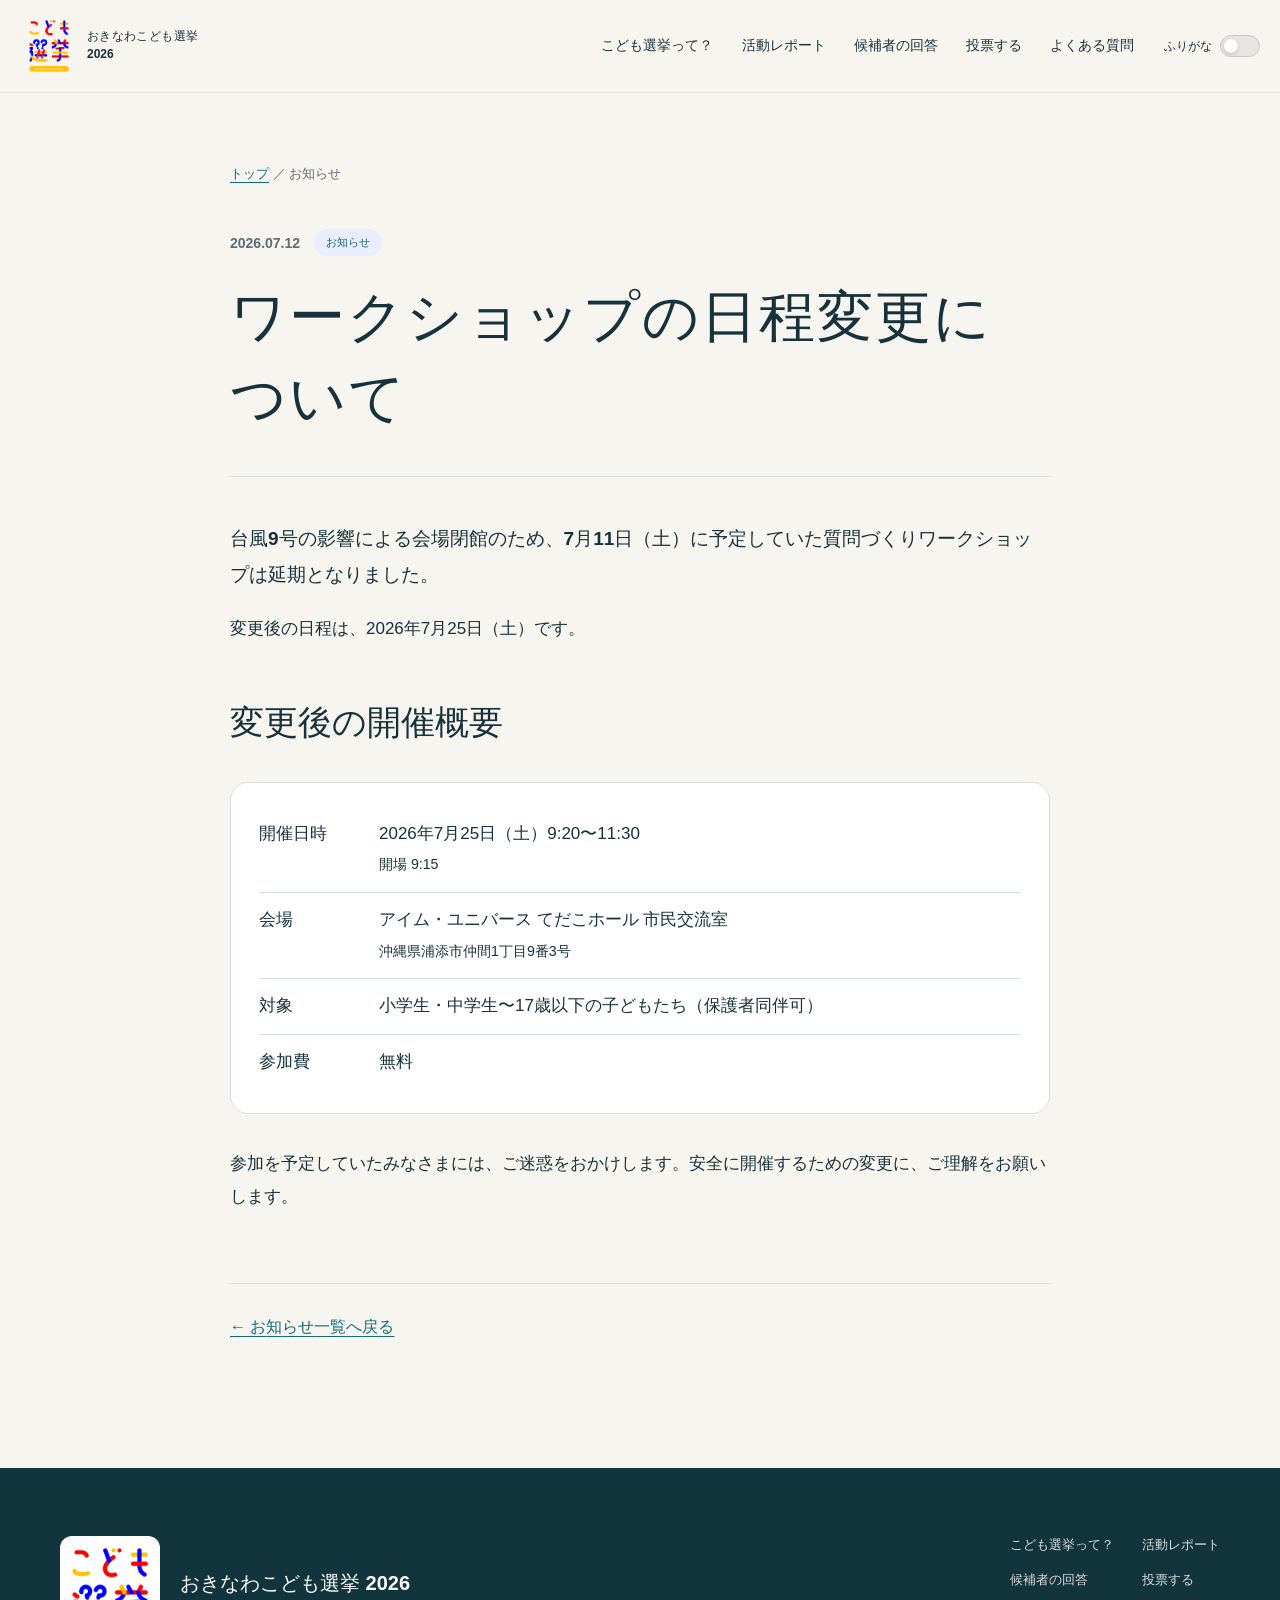
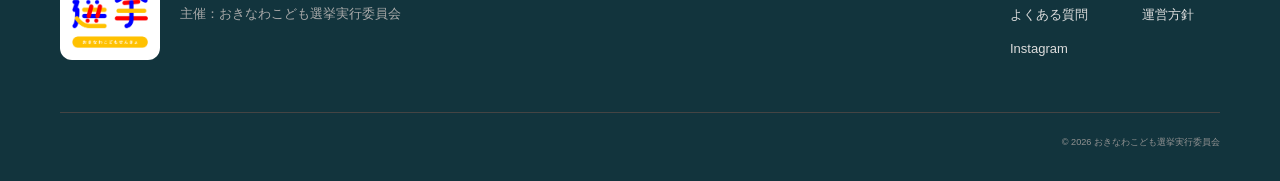
<file: news/2026-07-12/index.html>
<!doctype html>
<html lang="ja">
  <head>
    <meta charset="UTF-8" />
    <meta name="viewport" content="width=device-width, initial-scale=1.0" />
    <meta
      name="description"
      content="台風9号の影響に伴う、質問づくりワークショップの日程変更についてお知らせします。"
    />
    <meta name="theme-color" content="#fafaf7" />
    <meta
      property="og:title"
      content="ワークショップの日程変更について | おきなわこども選挙 2026"
    />
    <meta
      property="og:description"
      content="質問づくりワークショップは2026年7月25日（土）に開催します。"
    />
    <title>ワークショップの日程変更について | おきなわこども選挙 2026</title>
    <link
      rel="icon"
      type="image/png"
      href="../../assets/images/okinawa-kodomo-senkyo-logo.png?v=20260803-1"
    />
    <link rel="stylesheet" href="../../assets/css/styles.css?v=20260804-1" />
    <!-- Google tag (gtag.js) -->
    <script async src="https://www.googletagmanager.com/gtag/js?id=G-VC7TB6X8T9"></script>
    <script>
      window.dataLayer = window.dataLayer || [];
      function gtag() {
        dataLayer.push(arguments);
      }
      gtag("js", new Date());
      gtag("config", "G-VC7TB6X8T9");
    </script>
  </head>
  <body>
    <a class="skip-link" href="#main"
      ><ruby>本文<rt>ほんぶん</rt></ruby
      >へ<ruby>移動<rt>いどう</rt></ruby></a
    >
    <header class="site-header">
      <div class="header-inner">
        <a
          class="brand"
          href="../../"
          aria-label="おきなわこども選挙 2026 トップへ"
          ><img
            src="../../assets/images/okinawa-kodomo-senkyo-logo.png"
            alt="おきなわこども選挙"
          /><span
            ><strong>おきなわこども<ruby>選挙<rt>せんきょ</rt></ruby></strong><small>2026</small></span
          ></a
        >
        <nav class="desktop-nav" aria-label="メインナビゲーション">
          <a href="../../#about"
            >こども<ruby>選挙<rt>せんきょ</rt></ruby
            >って？</a
          ><a href="../../#report"
            ><ruby>活動<rt>かつどう</rt></ruby
            >レポート</a
          ><a href="../../#candidates"
            ><ruby>候補者<rt>こうほしゃ</rt></ruby
            >の<ruby>回答<rt>かいとう</rt></ruby></a
          ><a href="../../#vote"
            ><ruby>投票<rt>とうひょう</rt></ruby
            >する</a
          ><a href="../../#faq"
            >よくある<ruby>質問<rt>しつもん</rt></ruby></a
          >
        </nav>
        <div class="header-actions">
          <label class="furigana-toggle"
            ><span>ふりがな</span
            ><input
              type="checkbox"
              aria-label="ふりがなの表示を切り替える" /><span
              class="toggle-track"
              aria-hidden="true"
              ><span></span></span></label
          ><button
            class="menu-button"
            type="button"
            aria-expanded="false"
            aria-controls="mobile-navigation"
            aria-label="メニューを開く"
          >
            <svg
              xmlns="http://www.w3.org/2000/svg"
              width="28"
              height="28"
              fill="currentColor"
              viewBox="0 0 256 256"
            >
              <path
                d="M224,128a8,8,0,0,1-8,8H40a8,8,0,0,1,0-16H216A8,8,0,0,1,224,128ZM40,72H216a8,8,0,0,0,0-16H40a8,8,0,0,0,0,16ZM216,184H40a8,8,0,0,0,0,16H216a8,8,0,0,0,0-16Z"
              ></path>
            </svg>
          </button>
        </div>
      </div>
      <div id="mobile-navigation" class="mobile-nav">
        <nav aria-label="モバイルナビゲーション">
          <a href="../../#about"
            ><span class="mobile-nav-label"
              >こども<ruby>選挙<rt>せんきょ</rt></ruby
              >って？</span
            ><span>→</span></a
          ><a href="../../#report"
            ><span class="mobile-nav-label"
              ><ruby>活動<rt>かつどう</rt></ruby
              >レポート</span
            ><span>→</span></a
          ><a href="../../#candidates"
            ><span class="mobile-nav-label"
              ><ruby>候補者<rt>こうほしゃ</rt></ruby
              >の<ruby>回答<rt>かいとう</rt></ruby></span
            ><span>→</span></a
          ><a href="../../#vote"
            ><span class="mobile-nav-label"
              ><ruby>投票<rt>とうひょう</rt></ruby
              >する</span
            ><span>→</span></a
          ><a href="../../#faq"
            ><span class="mobile-nav-label"
              >よくある<ruby>質問<rt>しつもん</rt></ruby></span
            ><span>→</span></a
          >
        </nav>
      </div>
    </header>
    <main id="main" class="news-detail">
      <article class="news-detail-inner">
        <nav class="news-breadcrumb" aria-label="パンくずリスト">
          <a href="../../">トップ</a> ／ お<ruby>知<rt>し</rt></ruby
          >らせ
        </nav>
        <header class="news-detail-header">
          <div class="news-detail-meta">
            <time datetime="2026-07-12">2026.07.12</time
            ><span class="news-detail-category"
              >お<ruby>知<rt>し</rt></ruby
              >らせ</span
            >
          </div>
          <h1>
            ワークショップの<ruby>日程変更<rt>にっていへんこう</rt></ruby
            >について
          </h1>
        </header>
        <div class="news-detail-body">
          <p>
            <ruby>台風<rt>たいふう</rt></ruby
            >9<ruby>号<rt>ごう</rt></ruby
            >の<ruby>影響<rt>えいきょう</rt></ruby
            >による<ruby>会場閉館<rt>かいじょうへいかん</rt></ruby
            >のため、7<ruby>月<rt>がつ</rt></ruby
            >11<ruby>日<rt>にち</rt></ruby
            >（<ruby>土<rt>ど</rt></ruby
            >）に<ruby>予定<rt>よてい</rt></ruby
            >していた<ruby>質問<rt>しつもん</rt></ruby
            >づくりワークショップは<ruby>延期<rt>えんき</rt></ruby
            >となりました。
          </p>
          <p>
            <ruby>変更後<rt>へんこうご</rt></ruby
            >の<ruby>日程<rt>にってい</rt></ruby
            >は、2026<ruby>年<rt>ねん</rt></ruby
            >7<ruby>月<rt>がつ</rt></ruby
            >25<ruby>日<rt>にち</rt></ruby
            >（<ruby>土<rt>ど</rt></ruby
            >）です。
          </p>
          <h2>
            <ruby>変更後<rt>へんこうご</rt></ruby
            >の<ruby>開催概要<rt>かいさいがいよう</rt></ruby>
          </h2>
          <div class="news-info">
            <dl>
              <dt>
                <ruby>開催日時<rt>かいさいにちじ</rt></ruby>
              </dt>
              <dd>
                2026<ruby>年<rt>ねん</rt></ruby
                >7<ruby>月<rt>がつ</rt></ruby
                >25<ruby>日<rt>にち</rt></ruby
                >（<ruby>土<rt>ど</rt></ruby
                >）9:20〜11:30<br /><small
                  ><ruby>開場<rt>かいじょう</rt></ruby> 9:15</small
                >
              </dd>
              <dt>
                <ruby>会場<rt>かいじょう</rt></ruby>
              </dt>
              <dd>
                アイム・ユニバース てだこホール
                <ruby>市民交流室<rt>しみんこうりゅうしつ</rt></ruby
                ><br /><small
                  ><ruby
                    >沖縄県浦添市仲間<rt>おきなわけんうらそえしなかま</rt></ruby
                  >1<ruby>丁目<rt>ちょうめ</rt></ruby
                  >9<ruby>番<rt>ばん</rt></ruby
                  >3<ruby>号<rt>ごう</rt></ruby></small
                >
              </dd>
              <dt>
                <ruby>対象<rt>たいしょう</rt></ruby>
              </dt>
              <dd>
                <ruby>小学生<rt>しょうがくせい</rt></ruby
                >・<ruby>中学生<rt>ちゅうがくせい</rt></ruby
                >〜17<ruby>歳以下<rt>さいいか</rt></ruby
                >の<ruby>子<rt>こ</rt></ruby
                >どもたち（<ruby>保護者同伴可<rt>ほごしゃどうはんか</rt></ruby
                >）
              </dd>
              <dt>
                <ruby>参加費<rt>さんかひ</rt></ruby>
              </dt>
              <dd>
                <ruby>無料<rt>むりょう</rt></ruby>
              </dd>
            </dl>
          </div>
          <p>
            <ruby>参加<rt>さんか</rt></ruby
            >を<ruby>予定<rt>よてい</rt></ruby
            >していたみなさまには、ご<ruby>迷惑<rt>めいわく</rt></ruby
            >をおかけします。<ruby>安全<rt>あんぜん</rt></ruby
            >に<ruby>開催<rt>かいさい</rt></ruby
            >するための<ruby>変更<rt>へんこう</rt></ruby
            >に、ご<ruby>理解<rt>りかい</rt></ruby
            >をお<ruby>願<rt>ねが</rt></ruby
            >いします。
          </p>
        </div>
        <p class="news-detail-back">
          <a href="../../#news-heading"
            >← お<ruby>知<rt>し</rt></ruby
            >らせ<ruby>一覧<rt>いちらん</rt></ruby
            >へ<ruby>戻<rt>もど</rt></ruby
            >る</a
          >
        </p>
      </article>
    </main>
    <footer class="site-footer">
      <div class="content-width footer-grid">
        <div class="footer-brand">
          <img
            src="../../assets/images/okinawa-kodomo-senkyo-logo.png"
            alt="おきなわこども選挙"
          />
          <div>
            <strong
              >おきなわこども<ruby>選挙<rt>せんきょ</rt></ruby> 2026</strong
            >
            <p>
              <ruby>主催<rt>しゅさい</rt></ruby
              >：おきなわこども<ruby>選挙実行委員会<rt
                  >せんきょじっこういいんかい</rt
                ></ruby
              >
            </p>
          </div>
        </div>
        <nav aria-label="フッターナビゲーション">
          <a href="../../#about"
            >こども<ruby>選挙<rt>せんきょ</rt></ruby
            >って？</a
          ><a href="../../#report"
            ><ruby>活動<rt>かつどう</rt></ruby
            >レポート</a
          ><a href="../../#candidates"
            ><ruby>候補者<rt>こうほしゃ</rt></ruby
            >の<ruby>回答<rt>かいとう</rt></ruby></a
          ><a href="../../#vote"
            ><ruby>投票<rt>とうひょう</rt></ruby
            >する</a
          ><a href="../../#faq"
            >よくある<ruby>質問<rt>しつもん</rt></ruby></a
          ><a href="../../#policy"
            ><ruby>運営方針<rt>うんえいほうしん</rt></ruby></a
          ><a
            href="https://www.instagram.com/okinawa.kodomo_senkyo"
            target="_blank"
            rel="noreferrer"
            >Instagram</a
          >
        </nav>
      </div>
      <div class="content-width footer-meta">
        <small
          >© 2026 おきなわこども<ruby>選挙実行委員会<rt
              >せんきょじっこういいんかい</rt
            ></ruby></small
        >
      </div>
    </footer>
    <script src="../../assets/js/app.js?v=20260803-1" defer></script>
  </body>
</html>
</file>
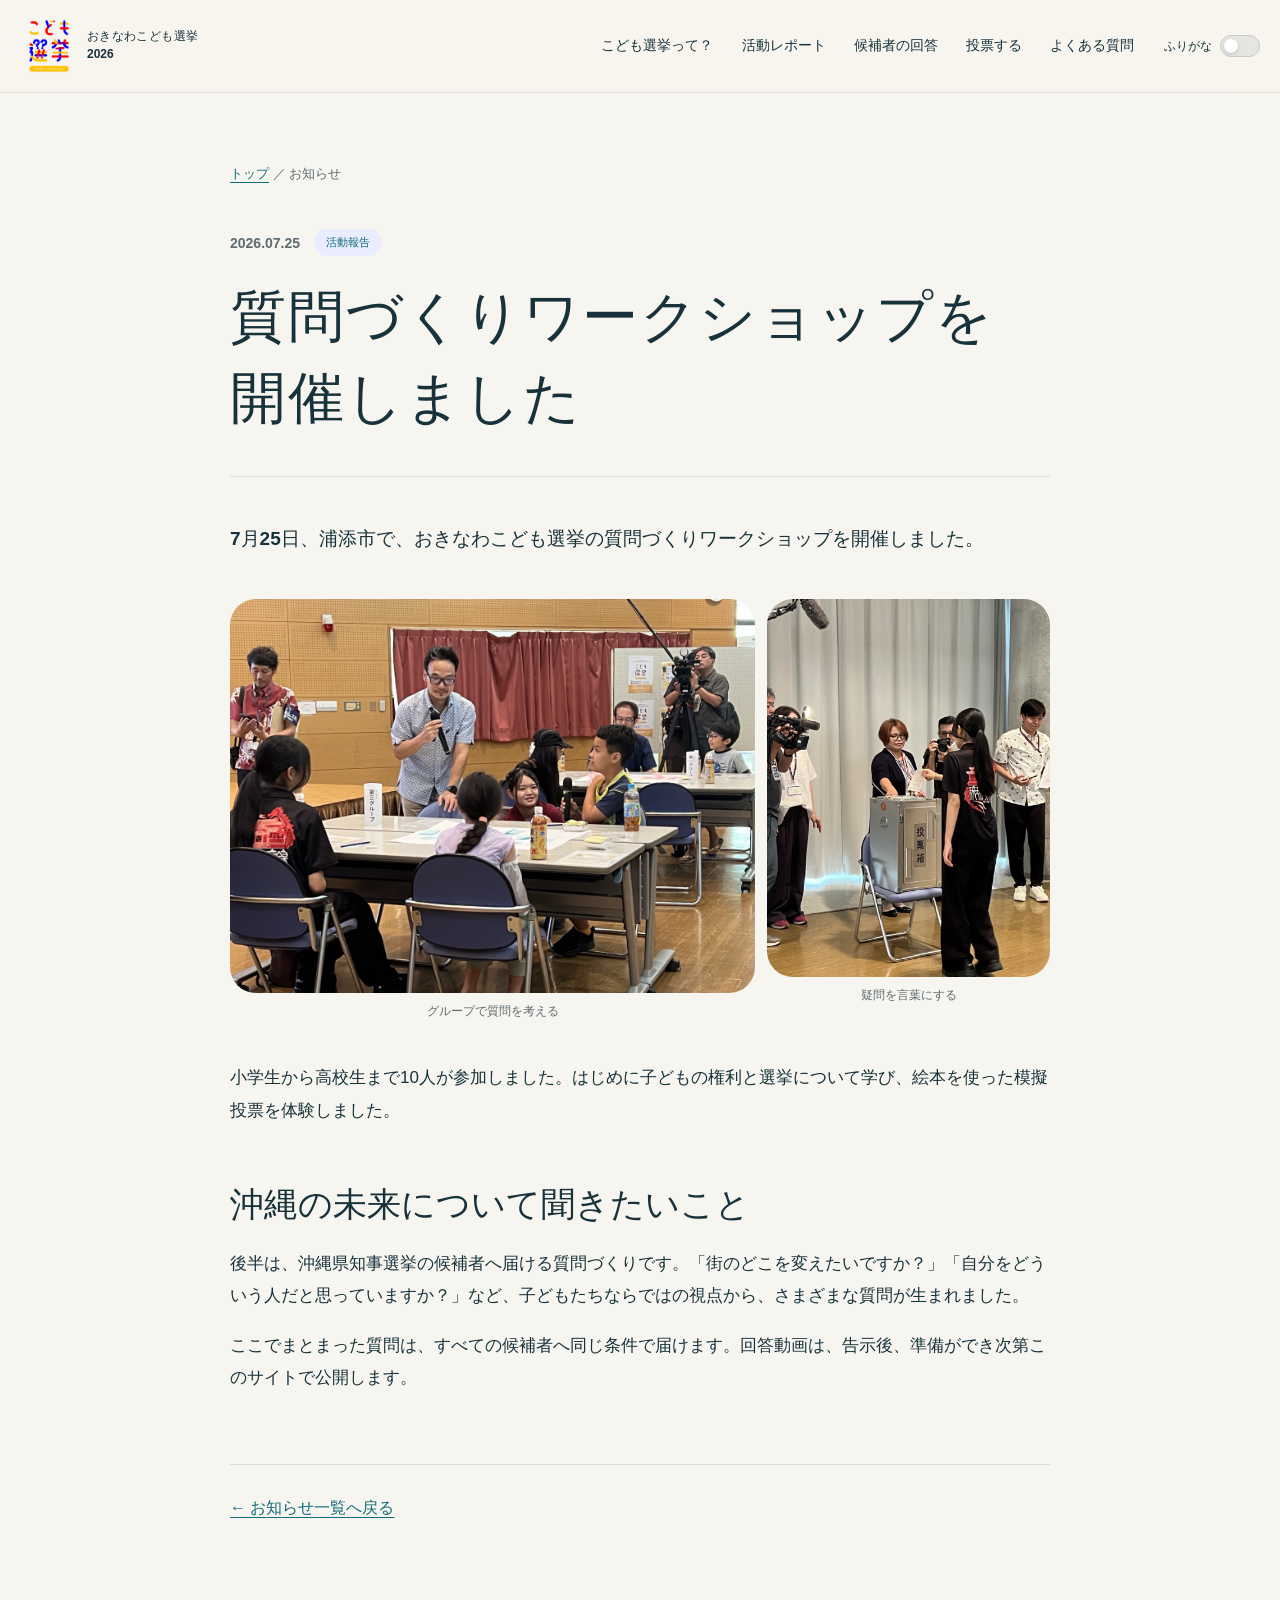
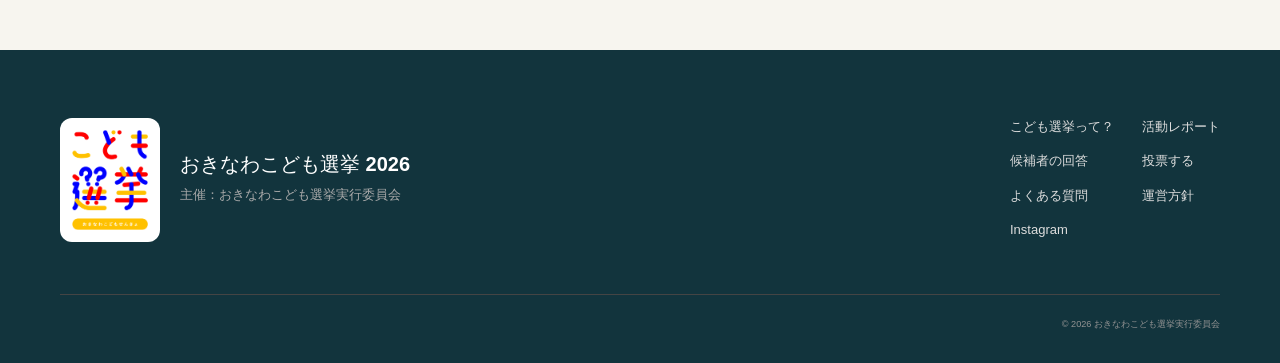
<file: news/2026-07-25/index.html>
<!doctype html>
<html lang="ja">
  <head>
    <meta charset="UTF-8" />
    <meta name="viewport" content="width=device-width, initial-scale=1.0" />
    <meta
      name="description"
      content="2026年7月25日に開催した、おきなわこども選挙の質問づくりワークショップの活動報告です。"
    />
    <meta name="theme-color" content="#fafaf7" />
    <meta
      property="og:title"
      content="質問づくりワークショップを開催しました | おきなわこども選挙 2026"
    />
    <meta
      property="og:description"
      content="小学生から高校生まで10人が参加し、候補者へ届ける質問を考えました。"
    />
    <meta
      property="og:image"
      content="https://kodomo-senkyo-okinawa.github.io/assets/images/2026/04.jpeg?v=20260808-1"
    />
    <title>
      質問づくりワークショップを開催しました | おきなわこども選挙 2026
    </title>
    <link
      rel="icon"
      type="image/png"
      href="../../assets/images/okinawa-kodomo-senkyo-logo.png?v=20260803-1"
    />
    <link rel="stylesheet" href="../../assets/css/styles.css?v=20260804-1" />
    <!-- Google tag (gtag.js) -->
    <script async src="https://www.googletagmanager.com/gtag/js?id=G-VC7TB6X8T9"></script>
    <script>
      window.dataLayer = window.dataLayer || [];
      function gtag() {
        dataLayer.push(arguments);
      }
      gtag("js", new Date());
      gtag("config", "G-VC7TB6X8T9");
    </script>
  </head>
  <body>
    <a class="skip-link" href="#main"
      ><ruby>本文<rt>ほんぶん</rt></ruby
      >へ<ruby>移動<rt>いどう</rt></ruby></a
    >
    <header class="site-header">
      <div class="header-inner">
        <a
          class="brand"
          href="../../"
          aria-label="おきなわこども選挙 2026 トップへ"
          ><img
            src="../../assets/images/okinawa-kodomo-senkyo-logo.png"
            alt="おきなわこども選挙"
          /><span
            ><strong>おきなわこども<ruby>選挙<rt>せんきょ</rt></ruby></strong><small>2026</small></span
          ></a
        >
        <nav class="desktop-nav" aria-label="メインナビゲーション">
          <a href="../../#about"
            >こども<ruby>選挙<rt>せんきょ</rt></ruby
            >って？</a
          ><a href="../../#report"
            ><ruby>活動<rt>かつどう</rt></ruby
            >レポート</a
          ><a href="../../#candidates"
            ><ruby>候補者<rt>こうほしゃ</rt></ruby
            >の<ruby>回答<rt>かいとう</rt></ruby></a
          ><a href="../../#vote"
            ><ruby>投票<rt>とうひょう</rt></ruby
            >する</a
          ><a href="../../#faq"
            >よくある<ruby>質問<rt>しつもん</rt></ruby></a
          >
        </nav>
        <div class="header-actions">
          <label class="furigana-toggle"
            ><span>ふりがな</span
            ><input
              type="checkbox"
              aria-label="ふりがなの表示を切り替える" /><span
              class="toggle-track"
              aria-hidden="true"
              ><span></span></span></label
          ><button
            class="menu-button"
            type="button"
            aria-expanded="false"
            aria-controls="mobile-navigation"
            aria-label="メニューを開く"
          >
            <svg
              xmlns="http://www.w3.org/2000/svg"
              width="28"
              height="28"
              fill="currentColor"
              viewBox="0 0 256 256"
            >
              <path
                d="M224,128a8,8,0,0,1-8,8H40a8,8,0,0,1,0-16H216A8,8,0,0,1,224,128ZM40,72H216a8,8,0,0,0,0-16H40a8,8,0,0,0,0,16ZM216,184H40a8,8,0,0,0,0,16H216a8,8,0,0,0,0-16Z"
              ></path>
            </svg>
          </button>
        </div>
      </div>
      <div id="mobile-navigation" class="mobile-nav">
        <nav aria-label="モバイルナビゲーション">
          <a href="../../#about"
            ><span class="mobile-nav-label"
              >こども<ruby>選挙<rt>せんきょ</rt></ruby
              >って？</span
            ><span>→</span></a
          ><a href="../../#report"
            ><span class="mobile-nav-label"
              ><ruby>活動<rt>かつどう</rt></ruby
              >レポート</span
            ><span>→</span></a
          ><a href="../../#candidates"
            ><span class="mobile-nav-label"
              ><ruby>候補者<rt>こうほしゃ</rt></ruby
              >の<ruby>回答<rt>かいとう</rt></ruby></span
            ><span>→</span></a
          ><a href="../../#vote"
            ><span class="mobile-nav-label"
              ><ruby>投票<rt>とうひょう</rt></ruby
              >する</span
            ><span>→</span></a
          ><a href="../../#faq"
            ><span class="mobile-nav-label"
              >よくある<ruby>質問<rt>しつもん</rt></ruby></span
            ><span>→</span></a
          >
        </nav>
      </div>
    </header>
    <main id="main" class="news-detail">
      <article class="news-detail-inner">
        <nav class="news-breadcrumb" aria-label="パンくずリスト">
          <a href="../../">トップ</a> ／ お<ruby>知<rt>し</rt></ruby
          >らせ
        </nav>
        <header class="news-detail-header">
          <div class="news-detail-meta">
            <time datetime="2026-07-25">2026.07.25</time
            ><span class="news-detail-category"
              ><ruby>活動報告<rt>かつどうほうこく</rt></ruby></span
            >
          </div>
          <h1>
            <ruby>質問<rt>しつもん</rt></ruby
            >づくりワークショップを<ruby>開催<rt>かいさい</rt></ruby
            >しました
          </h1>
        </header>
        <div class="news-detail-body">
          <p>
            7<ruby>月<rt>がつ</rt></ruby
            >25<ruby>日<rt>にち</rt></ruby
            >、<ruby>浦添市<rt>うらそえし</rt></ruby
            >で、おきなわこども<ruby>選挙<rt>せんきょ</rt></ruby
            >の<ruby>質問<rt>しつもん</rt></ruby
            >づくりワークショップを<ruby>開催<rt>かいさい</rt></ruby
            >しました。
          </p>
          <div class="news-detail-gallery">
            <figure>
              <img
                src="../../assets/images/2026/04.jpeg?v=20260808-1"
                alt="付箋を使って候補者への質問を考える子どもたち"
              />
              <figcaption>
                グループで<ruby>質問<rt>しつもん</rt></ruby
                >を<ruby>考<rt>かんが</rt></ruby
                >える
              </figcaption>
            </figure>
            <figure>
              <img
                src="../../assets/images/2026/05.jpeg?v=20260808-1"
                alt="候補者への質問を付箋に書き出す参加者"
              />
              <figcaption>
                <ruby>疑問<rt>ぎもん</rt></ruby
                >を<ruby>言葉<rt>ことば</rt></ruby
                >にする
              </figcaption>
            </figure>
          </div>
          <p>
            <ruby>小学生<rt>しょうがくせい</rt></ruby
            >から<ruby>高校生<rt>こうこうせい</rt></ruby
            >まで10<ruby>人<rt>にん</rt></ruby
            >が<ruby>参加<rt>さんか</rt></ruby
            >しました。はじめに<ruby>子<rt>こ</rt></ruby
            >どもの<ruby>権利<rt>けんり</rt></ruby
            >と<ruby>選挙<rt>せんきょ</rt></ruby
            >について<ruby>学<rt>まな</rt></ruby
            >び、<ruby>絵本<rt>えほん</rt></ruby
            >を<ruby>使<rt>つか</rt></ruby
            >った<ruby>模擬投票<rt>もぎとうひょう</rt></ruby
            >を<ruby>体験<rt>たいけん</rt></ruby
            >しました。
          </p>
          <h2>
            <ruby>沖縄<rt>おきなわ</rt></ruby
            >の<ruby>未来<rt>みらい</rt></ruby
            >について<ruby>聞<rt>き</rt></ruby
            >きたいこと
          </h2>
          <p>
            <ruby>後半<rt>こうはん</rt></ruby
            >は、<ruby>沖縄県知事選挙<rt>おきなわけんちじせんきょ</rt></ruby
            >の<ruby>候補者<rt>こうほしゃ</rt></ruby
            >へ<ruby>届<rt>とど</rt></ruby
            >ける<ruby>質問<rt>しつもん</rt></ruby
            >づくりです。「<ruby>街<rt>まち</rt></ruby
            >のどこを<ruby>変<rt>か</rt></ruby
            >えたいですか？」「<ruby>自分<rt>じぶん</rt></ruby
            >をどういう<ruby>人<rt>ひと</rt></ruby
            >だと<ruby>思<rt>おも</rt></ruby
            >っていますか？」など、<ruby>子<rt>こ</rt></ruby
            >どもたちならではの<ruby>視点<rt>してん</rt></ruby
            >から、さまざまな<ruby>質問<rt>しつもん</rt></ruby
            >が<ruby>生<rt>う</rt></ruby
            >まれました。
          </p>
          <p>
            ここでまとまった<ruby>質問<rt>しつもん</rt></ruby
            >は、すべての<ruby>候補者<rt>こうほしゃ</rt></ruby
            >へ<ruby>同<rt>おな</rt></ruby
            >じ<ruby>条件<rt>じょうけん</rt></ruby
            >で<ruby>届<rt>とど</rt></ruby
            >けます。<ruby>回答動画<rt>かいとうどうが</rt></ruby
            >は、<ruby>告示後<rt>こくじご</rt></ruby
            >、<ruby>準備<rt>じゅんび</rt></ruby
            >ができ<ruby>次第<rt>しだい</rt></ruby
            >このサイトで<ruby>公開<rt>こうかい</rt></ruby
            >します。
          </p>
        </div>
        <p class="news-detail-back">
          <a href="../../#news-heading"
            >← お<ruby>知<rt>し</rt></ruby
            >らせ<ruby>一覧<rt>いちらん</rt></ruby
            >へ<ruby>戻<rt>もど</rt></ruby
            >る</a
          >
        </p>
      </article>
    </main>
    <footer class="site-footer">
      <div class="content-width footer-grid">
        <div class="footer-brand">
          <img
            src="../../assets/images/okinawa-kodomo-senkyo-logo.png"
            alt="おきなわこども選挙"
          />
          <div>
            <strong
              >おきなわこども<ruby>選挙<rt>せんきょ</rt></ruby> 2026</strong
            >
            <p>
              <ruby>主催<rt>しゅさい</rt></ruby
              >：おきなわこども<ruby>選挙実行委員会<rt
                  >せんきょじっこういいんかい</rt
                ></ruby
              >
            </p>
          </div>
        </div>
        <nav aria-label="フッターナビゲーション">
          <a href="../../#about"
            >こども<ruby>選挙<rt>せんきょ</rt></ruby
            >って？</a
          ><a href="../../#report"
            ><ruby>活動<rt>かつどう</rt></ruby
            >レポート</a
          ><a href="../../#candidates"
            ><ruby>候補者<rt>こうほしゃ</rt></ruby
            >の<ruby>回答<rt>かいとう</rt></ruby></a
          ><a href="../../#vote"
            ><ruby>投票<rt>とうひょう</rt></ruby
            >する</a
          ><a href="../../#faq"
            >よくある<ruby>質問<rt>しつもん</rt></ruby></a
          ><a href="../../#policy"
            ><ruby>運営方針<rt>うんえいほうしん</rt></ruby></a
          ><a
            href="https://www.instagram.com/okinawa.kodomo_senkyo"
            target="_blank"
            rel="noreferrer"
            >Instagram</a
          >
        </nav>
      </div>
      <div class="content-width footer-meta">
        <small
          >© 2026 おきなわこども<ruby>選挙実行委員会<rt
              >せんきょじっこういいんかい</rt
            ></ruby></small
        >
      </div>
    </footer>
    <script src="../../assets/js/app.js?v=20260803-1" defer></script>
  </body>
</html>
</file>
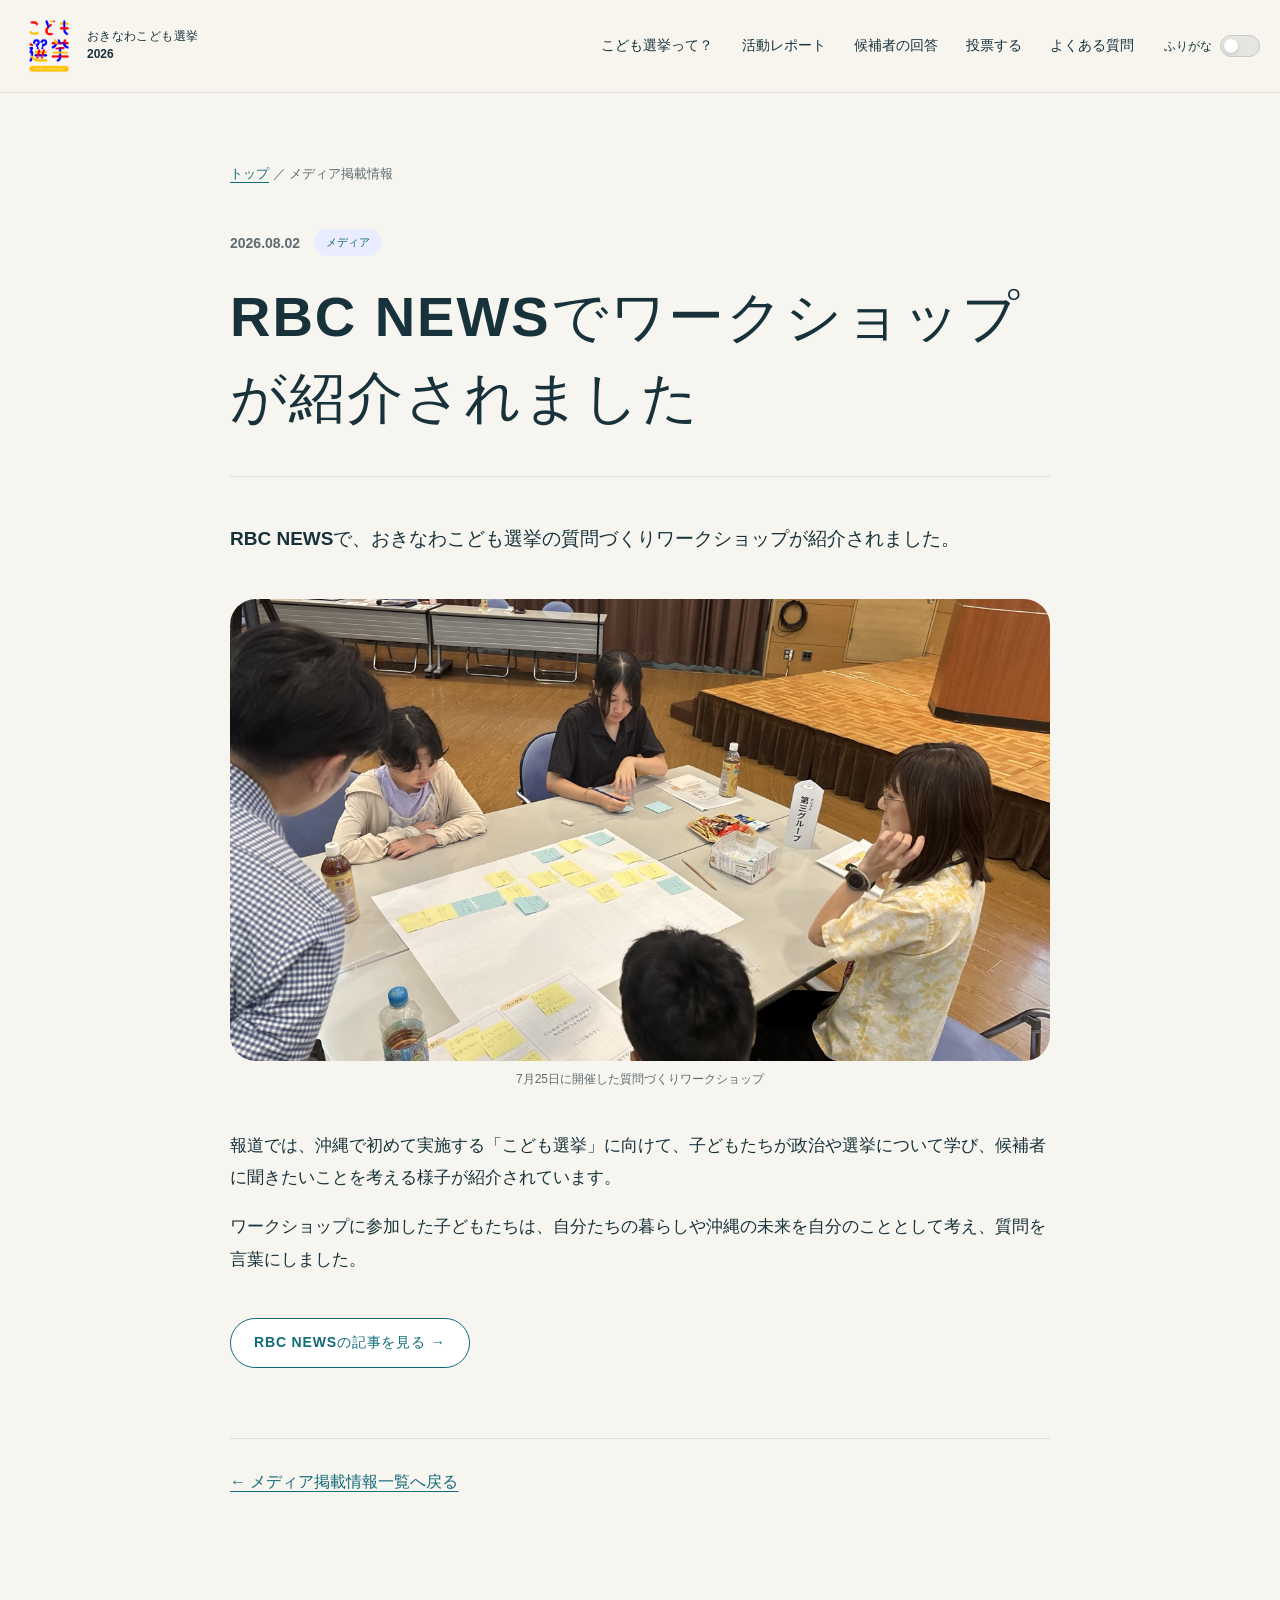
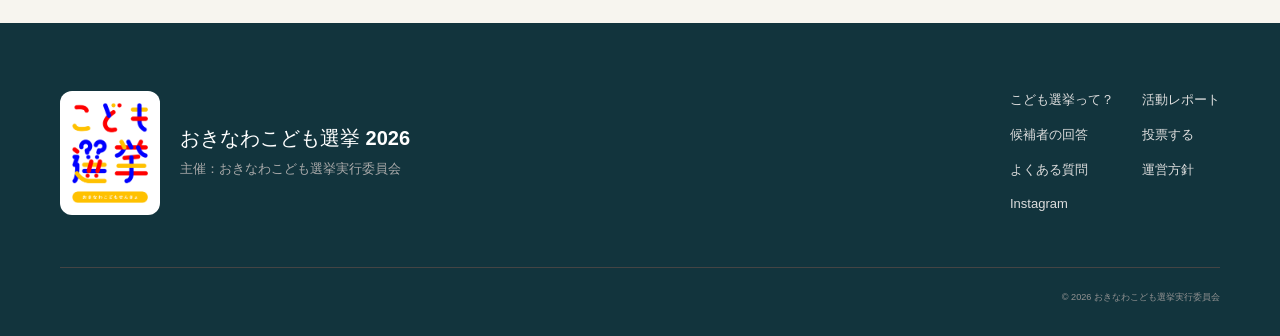
<file: news/2026-08-02/index.html>
<!doctype html>
<html lang="ja">
  <head>
    <meta charset="UTF-8" />
    <meta name="viewport" content="width=device-width, initial-scale=1.0" />
    <meta
      name="description"
      content="RBC NEWSで、おきなわこども選挙の質問づくりワークショップが紹介されました。"
    />
    <meta name="theme-color" content="#fafaf7" />
    <meta
      property="og:title"
      content="RBC NEWSでワークショップが紹介されました | おきなわこども選挙 2026"
    />
    <meta
      property="og:description"
      content="沖縄で初開催する「こども選挙」に向けた、子どもたちの学びと質問づくりの様子が紹介されました。"
    />
    <meta
      property="og:image"
      content="https://kodomo-senkyo-okinawa.github.io/assets/images/2026/02.jpeg?v=20260808-1"
    />
    <title>
      RBC NEWSでワークショップが紹介されました | おきなわこども選挙 2026
    </title>
    <link
      rel="icon"
      type="image/png"
      href="../../assets/images/okinawa-kodomo-senkyo-logo.png?v=20260803-1"
    />
    <link rel="stylesheet" href="../../assets/css/styles.css?v=20260804-1" />
    <!-- Google tag (gtag.js) -->
    <script async src="https://www.googletagmanager.com/gtag/js?id=G-VC7TB6X8T9"></script>
    <script>
      window.dataLayer = window.dataLayer || [];
      function gtag() {
        dataLayer.push(arguments);
      }
      gtag("js", new Date());
      gtag("config", "G-VC7TB6X8T9");
    </script>
  </head>
  <body>
    <a class="skip-link" href="#main"
      ><ruby>本文<rt>ほんぶん</rt></ruby
      >へ<ruby>移動<rt>いどう</rt></ruby></a
    >
    <header class="site-header">
      <div class="header-inner">
        <a
          class="brand"
          href="../../"
          aria-label="おきなわこども選挙 2026 トップへ"
          ><img
            src="../../assets/images/okinawa-kodomo-senkyo-logo.png"
            alt="おきなわこども選挙"
          /><span
            ><strong>おきなわこども<ruby>選挙<rt>せんきょ</rt></ruby></strong><small>2026</small></span
          ></a
        >
        <nav class="desktop-nav" aria-label="メインナビゲーション">
          <a href="../../#about"
            >こども<ruby>選挙<rt>せんきょ</rt></ruby
            >って？</a
          ><a href="../../#report"
            ><ruby>活動<rt>かつどう</rt></ruby
            >レポート</a
          ><a href="../../#candidates"
            ><ruby>候補者<rt>こうほしゃ</rt></ruby
            >の<ruby>回答<rt>かいとう</rt></ruby></a
          ><a href="../../#vote"
            ><ruby>投票<rt>とうひょう</rt></ruby
            >する</a
          ><a href="../../#faq"
            >よくある<ruby>質問<rt>しつもん</rt></ruby></a
          >
        </nav>
        <div class="header-actions">
          <label class="furigana-toggle"
            ><span>ふりがな</span
            ><input
              type="checkbox"
              aria-label="ふりがなの表示を切り替える" /><span
              class="toggle-track"
              aria-hidden="true"
              ><span></span></span></label
          ><button
            class="menu-button"
            type="button"
            aria-expanded="false"
            aria-controls="mobile-navigation"
            aria-label="メニューを開く"
          >
            <svg
              xmlns="http://www.w3.org/2000/svg"
              width="28"
              height="28"
              fill="currentColor"
              viewBox="0 0 256 256"
            >
              <path
                d="M224,128a8,8,0,0,1-8,8H40a8,8,0,0,1,0-16H216A8,8,0,0,1,224,128ZM40,72H216a8,8,0,0,0,0-16H40a8,8,0,0,0,0,16ZM216,184H40a8,8,0,0,0,0,16H216a8,8,0,0,0,0-16Z"
              ></path>
            </svg>
          </button>
        </div>
      </div>
      <div id="mobile-navigation" class="mobile-nav">
        <nav aria-label="モバイルナビゲーション">
          <a href="../../#about"
            ><span class="mobile-nav-label"
              >こども<ruby>選挙<rt>せんきょ</rt></ruby
              >って？</span
            ><span>→</span></a
          ><a href="../../#report"
            ><span class="mobile-nav-label"
              ><ruby>活動<rt>かつどう</rt></ruby
              >レポート</span
            ><span>→</span></a
          ><a href="../../#candidates"
            ><span class="mobile-nav-label"
              ><ruby>候補者<rt>こうほしゃ</rt></ruby
              >の<ruby>回答<rt>かいとう</rt></ruby></span
            ><span>→</span></a
          ><a href="../../#vote"
            ><span class="mobile-nav-label"
              ><ruby>投票<rt>とうひょう</rt></ruby
              >する</span
            ><span>→</span></a
          ><a href="../../#faq"
            ><span class="mobile-nav-label"
              >よくある<ruby>質問<rt>しつもん</rt></ruby></span
            ><span>→</span></a
          >
        </nav>
      </div>
    </header>
    <main id="main" class="news-detail">
      <article class="news-detail-inner">
        <nav class="news-breadcrumb" aria-label="パンくずリスト">
          <a href="../../">トップ</a> ／ メディア<ruby>掲載情報<rt
              >けいさいじょうほう</rt
            ></ruby
          >
        </nav>
        <header class="news-detail-header">
          <div class="news-detail-meta">
            <time datetime="2026-08-02">2026.08.02</time
            ><span class="news-detail-category">メディア</span>
          </div>
          <h1>
            RBC NEWSでワークショップが<ruby>紹介<rt>しょうかい</rt></ruby
            >されました
          </h1>
        </header>
        <div class="news-detail-body">
          <p>
            RBC NEWSで、おきなわこども<ruby>選挙<rt>せんきょ</rt></ruby
            >の<ruby>質問<rt>しつもん</rt></ruby
            >づくりワークショップが<ruby>紹介<rt>しょうかい</rt></ruby
            >されました。
          </p>
          <figure>
            <img
              src="../../assets/images/2026/02.jpeg?v=20260808-1"
              alt="質問づくりワークショップで話し合う子どもたち"
            />
            <figcaption>
              7<ruby>月<rt>がつ</rt></ruby
              >25<ruby>日<rt>にち</rt></ruby
              >に<ruby>開催<rt>かいさい</rt></ruby
              >した<ruby>質問<rt>しつもん</rt></ruby
              >づくりワークショップ
            </figcaption>
          </figure>
          <p>
            <ruby>報道<rt>ほうどう</rt></ruby
            >では、<ruby>沖縄<rt>おきなわ</rt></ruby
            >で<ruby>初<rt>はじ</rt></ruby
            >めて<ruby>実施<rt>じっし</rt></ruby
            >する「こども<ruby>選挙<rt>せんきょ</rt></ruby
            >」に<ruby>向<rt>む</rt></ruby
            >けて、<ruby>子<rt>こ</rt></ruby
            >どもたちが<ruby>政治<rt>せいじ</rt></ruby
            >や<ruby>選挙<rt>せんきょ</rt></ruby
            >について<ruby>学<rt>まな</rt></ruby
            >び、<ruby>候補者<rt>こうほしゃ</rt></ruby
            >に<ruby>聞<rt>き</rt></ruby
            >きたいことを<ruby>考<rt>かんが</rt></ruby
            >える<ruby>様子<rt>ようす</rt></ruby
            >が<ruby>紹介<rt>しょうかい</rt></ruby
            >されています。
          </p>
          <p>
            ワークショップに<ruby>参加<rt>さんか</rt></ruby
            >した<ruby>子<rt>こ</rt></ruby
            >どもたちは、<ruby>自分<rt>じぶん</rt></ruby
            >たちの<ruby>暮<rt>く</rt></ruby
            >らしや<ruby>沖縄<rt>おきなわ</rt></ruby
            >の<ruby>未来<rt>みらい</rt></ruby
            >を<ruby>自分<rt>じぶん</rt></ruby
            >のこととして<ruby>考<rt>かんが</rt></ruby
            >え、<ruby>質問<rt>しつもん</rt></ruby
            >を<ruby>言葉<rt>ことば</rt></ruby
            >にしました。
          </p>
          <div class="news-detail-actions">
            <a
              class="button button--outline"
              href="https://newsdig.tbs.co.jp/articles/rbc/2840409?display=1"
              target="_blank"
              rel="noreferrer"
              >RBC NEWSの<ruby>記事<rt>きじ</rt></ruby
              >を<ruby>見<rt>み</rt></ruby
              >る →</a
            >
          </div>
        </div>
        <p class="news-detail-back">
          <a href="../../media/"
            >← メディア<ruby>掲載情報<rt>けいさいじょうほう</rt></ruby
            ><ruby>一覧<rt>いちらん</rt></ruby
            >へ<ruby>戻<rt>もど</rt></ruby
            >る</a
          >
        </p>
      </article>
    </main>
    <footer class="site-footer">
      <div class="content-width footer-grid">
        <div class="footer-brand">
          <img
            src="../../assets/images/okinawa-kodomo-senkyo-logo.png"
            alt="おきなわこども選挙"
          />
          <div>
            <strong
              >おきなわこども<ruby>選挙<rt>せんきょ</rt></ruby> 2026</strong
            >
            <p>
              <ruby>主催<rt>しゅさい</rt></ruby
              >：おきなわこども<ruby>選挙実行委員会<rt
                  >せんきょじっこういいんかい</rt
                ></ruby
              >
            </p>
          </div>
        </div>
        <nav aria-label="フッターナビゲーション">
          <a href="../../#about"
            >こども<ruby>選挙<rt>せんきょ</rt></ruby
            >って？</a
          ><a href="../../#report"
            ><ruby>活動<rt>かつどう</rt></ruby
            >レポート</a
          ><a href="../../#candidates"
            ><ruby>候補者<rt>こうほしゃ</rt></ruby
            >の<ruby>回答<rt>かいとう</rt></ruby></a
          ><a href="../../#vote"
            ><ruby>投票<rt>とうひょう</rt></ruby
            >する</a
          ><a href="../../#faq"
            >よくある<ruby>質問<rt>しつもん</rt></ruby></a
          ><a href="../../#policy"
            ><ruby>運営方針<rt>うんえいほうしん</rt></ruby></a
          ><a
            href="https://www.instagram.com/okinawa.kodomo_senkyo"
            target="_blank"
            rel="noreferrer"
            >Instagram</a
          >
        </nav>
      </div>
      <div class="content-width footer-meta">
        <small
          >© 2026 おきなわこども<ruby>選挙実行委員会<rt
              >せんきょじっこういいんかい</rt
            ></ruby></small
        >
      </div>
    </footer>
    <script src="../../assets/js/app.js?v=20260803-1" defer></script>
  </body>
</html>
</file>
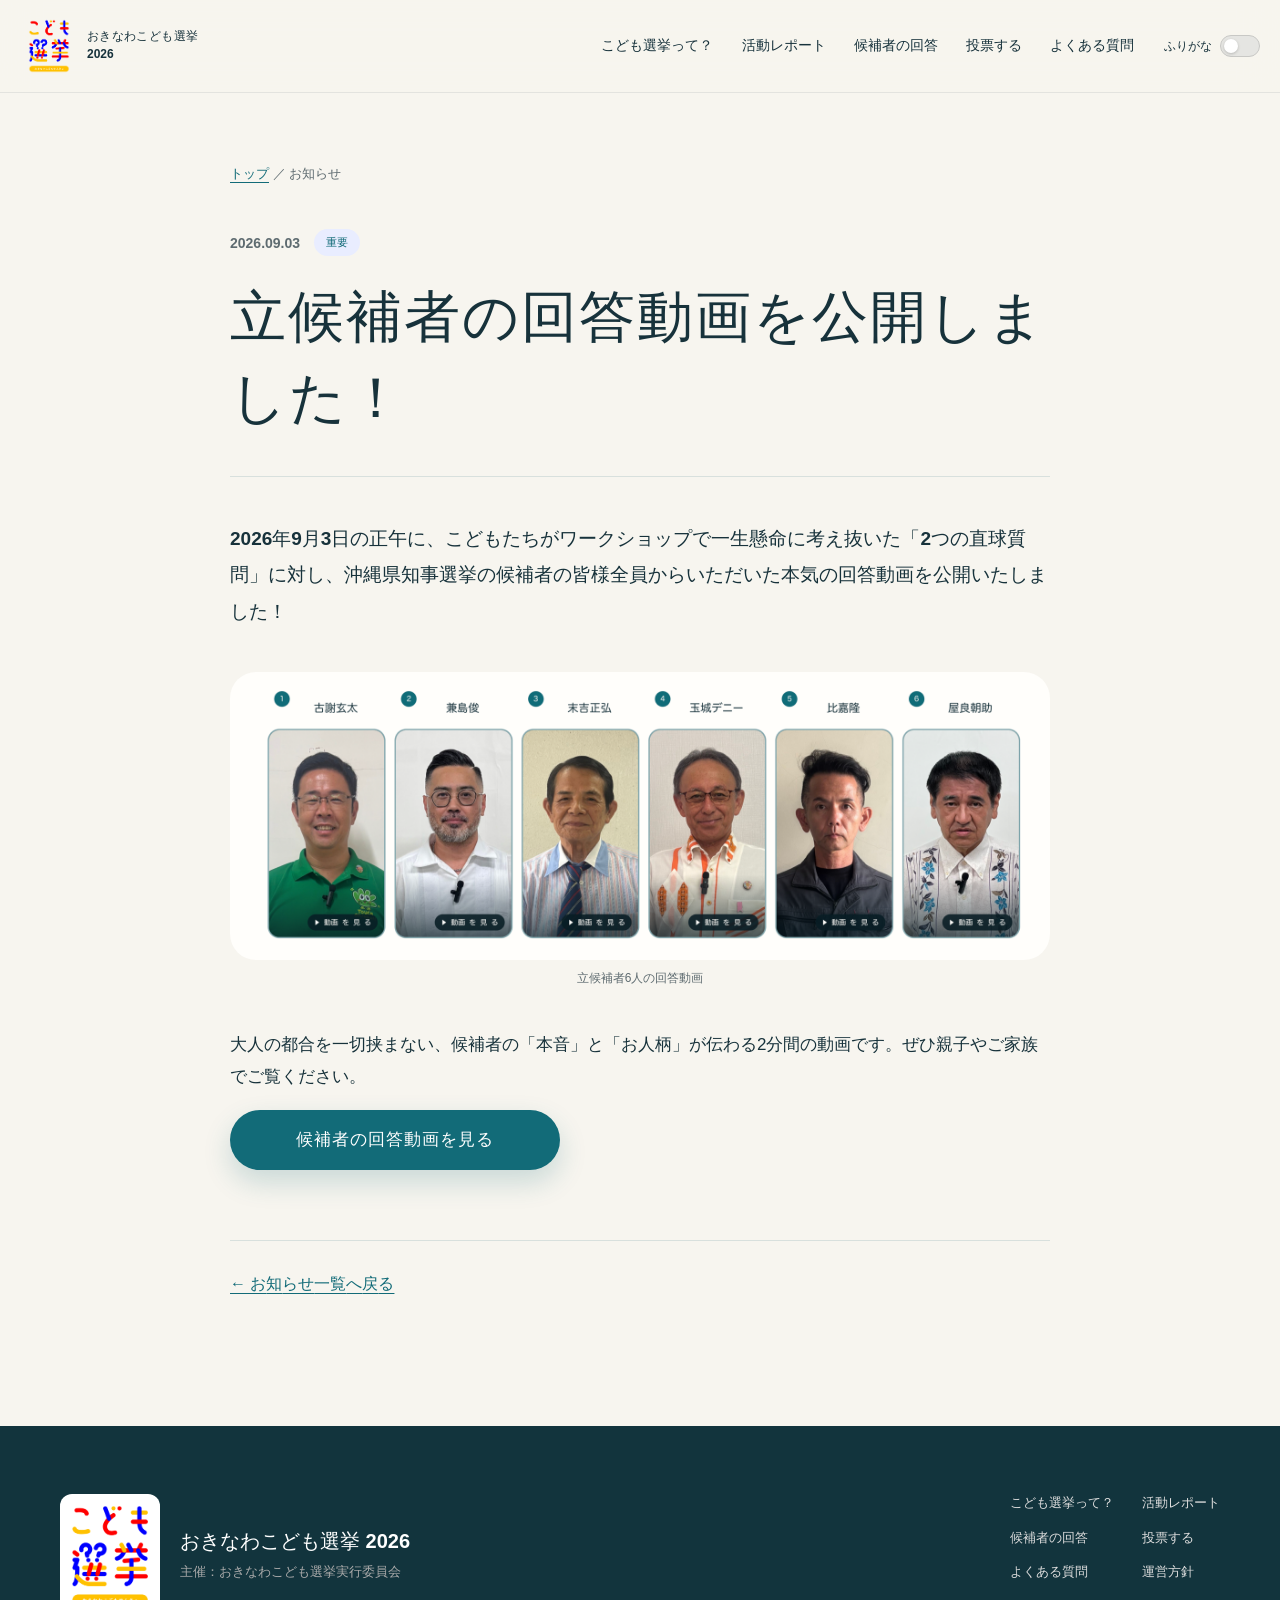
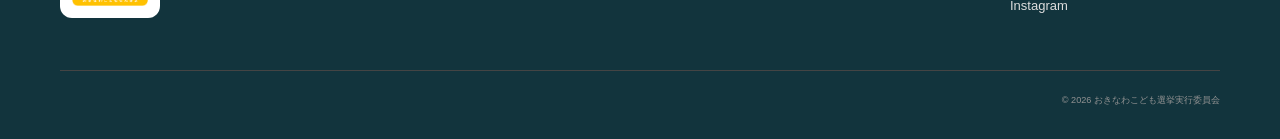
<file: news/2026-09-03-candidate-videos/index.html>
<!doctype html>
<html lang="ja">
  <head>
    <meta charset="UTF-8" />
    <meta name="viewport" content="width=device-width, initial-scale=1.0" />
    <meta
      name="description"
      content="沖縄県知事選挙の全立候補者からいただいた、こどもたちの質問への回答動画を公開しました。"
    />
    <meta name="theme-color" content="#fafaf7" />
    <meta
      property="og:title"
      content="立候補者の回答動画を公開しました！ | おきなわこども選挙 2026"
    />
    <meta
      property="og:description"
      content="こどもたちが考えた2つの質問に対する、全立候補者の回答動画をご覧いただけます。"
    />
    <meta
      property="og:image"
      content="https://kodomo-senkyo-okinawa.github.io/assets/images/2026/candidate-answer-videos-2026-09-03.png"
    />
    <title>
      立候補者の回答動画を公開しました！ | おきなわこども選挙 2026
    </title>
    <link
      rel="icon"
      type="image/png"
      href="../../assets/images/okinawa-kodomo-senkyo-logo.png?v=20260803-1"
    />
    <link rel="stylesheet" href="../../assets/css/styles.css?v=20260907-1" />
    <!-- Google tag (gtag.js) -->
    <script async src="https://www.googletagmanager.com/gtag/js?id=G-VC7TB6X8T9"></script>
    <script>
      window.dataLayer = window.dataLayer || [];
      function gtag() {
        dataLayer.push(arguments);
      }
      gtag("js", new Date());
      gtag("config", "G-VC7TB6X8T9");
    </script>
  </head>
  <body>
    <a class="skip-link" href="#main"
      ><ruby>本文<rt>ほんぶん</rt></ruby
      >へ<ruby>移動<rt>いどう</rt></ruby></a
    >
    <header class="site-header">
      <div class="header-inner">
        <a
          class="brand"
          href="../../"
          aria-label="おきなわこども選挙 2026 トップへ"
          ><img
            src="../../assets/images/okinawa-kodomo-senkyo-logo.png"
            alt="おきなわこども選挙"
          /><span
            ><strong>おきなわこども<ruby>選挙<rt>せんきょ</rt></ruby></strong><small>2026</small></span
          ></a
        >
        <nav class="desktop-nav" aria-label="メインナビゲーション">
          <a href="../../#about"
            >こども<ruby>選挙<rt>せんきょ</rt></ruby
            >って？</a
          ><a href="../../#report"
            ><ruby>活動<rt>かつどう</rt></ruby
            >レポート</a
          ><a href="../../#candidates"
            ><ruby>候補者<rt>こうほしゃ</rt></ruby
            >の<ruby>回答<rt>かいとう</rt></ruby></a
          ><a href="../../#vote"
            ><ruby>投票<rt>とうひょう</rt></ruby
            >する</a
          ><a href="../../#faq"
            >よくある<ruby>質問<rt>しつもん</rt></ruby></a
          >
        </nav>
        <div class="header-actions">
          <label class="furigana-toggle"
            ><span>ふりがな</span
            ><input
              type="checkbox"
              aria-label="ふりがなの表示を切り替える" /><span
              class="toggle-track"
              aria-hidden="true"
              ><span></span></span></label
          ><button
            class="menu-button"
            type="button"
            aria-expanded="false"
            aria-controls="mobile-navigation"
            aria-label="メニューを開く"
          >
            <svg
              xmlns="http://www.w3.org/2000/svg"
              width="28"
              height="28"
              fill="currentColor"
              viewBox="0 0 256 256"
            >
              <path
                d="M224,128a8,8,0,0,1-8,8H40a8,8,0,0,1,0-16H216A8,8,0,0,1,224,128ZM40,72H216a8,8,0,0,0,0-16H40a8,8,0,0,0,0,16ZM216,184H40a8,8,0,0,0,0,16H216a8,8,0,0,0,0-16Z"
              ></path>
            </svg>
          </button>
        </div>
      </div>
      <div id="mobile-navigation" class="mobile-nav">
        <nav aria-label="モバイルナビゲーション">
          <a href="../../#about"
            ><span class="mobile-nav-label"
              >こども<ruby>選挙<rt>せんきょ</rt></ruby
              >って？</span
            ><span>→</span></a
          ><a href="../../#report"
            ><span class="mobile-nav-label"
              ><ruby>活動<rt>かつどう</rt></ruby
              >レポート</span
            ><span>→</span></a
          ><a href="../../#candidates"
            ><span class="mobile-nav-label"
              ><ruby>候補者<rt>こうほしゃ</rt></ruby
              >の<ruby>回答<rt>かいとう</rt></ruby></span
            ><span>→</span></a
          ><a href="../../#vote"
            ><span class="mobile-nav-label"
              ><ruby>投票<rt>とうひょう</rt></ruby
              >する</span
            ><span>→</span></a
          ><a href="../../#faq"
            ><span class="mobile-nav-label"
              >よくある<ruby>質問<rt>しつもん</rt></ruby></span
            ><span>→</span></a
          >
        </nav>
      </div>
    </header>
    <main id="main" class="news-detail">
      <article class="news-detail-inner">
        <nav class="news-breadcrumb" aria-label="パンくずリスト">
          <a href="../../">トップ</a> ／ お<ruby>知<rt>し</rt></ruby
          >らせ
        </nav>
        <header class="news-detail-header">
          <div class="news-detail-meta">
            <time datetime="2026-09-03">2026.09.03</time
            ><span class="news-detail-category"
              ><ruby>重要<rt>じゅうよう</rt></ruby></span
            >
          </div>
          <h1>
            <ruby>立候補者<rt>りっこうほしゃ</rt></ruby
            >の<ruby>回答動画<rt>かいとうどうが</rt></ruby
            >を<ruby>公開<rt>こうかい</rt></ruby>しました！
          </h1>
        </header>
        <div class="news-detail-body">
          <p>
            2026<ruby>年<rt>ねん</rt></ruby
            >9<ruby>月<rt>がつ</rt></ruby
            >3<ruby>日<rt>にち</rt></ruby
            >の<ruby>正午<rt>しょうご</rt></ruby
            >に、こどもたちがワークショップで<ruby>一生懸命<rt>いっしょうけんめい</rt></ruby
            >に<ruby>考<rt>かんが</rt></ruby
            >え<ruby>抜<rt>ぬ</rt></ruby
            >いた「2つの<ruby>直球質問<rt>ちょっきゅうしつもん</rt></ruby
            >」に<ruby>対<rt>たい</rt></ruby
            >し、<ruby>沖縄県知事選挙<rt>おきなわけんちじせんきょ</rt></ruby
            >の<ruby>候補者<rt>こうほしゃ</rt></ruby
            >の<ruby>皆様全員<rt>みなさまぜんいん</rt></ruby
            >からいただいた<ruby>本気<rt>ほんき</rt></ruby
            >の<ruby>回答動画<rt>かいとうどうが</rt></ruby
            >を<ruby>公開<rt>こうかい</rt></ruby>いたしました！
          </p>
          <figure>
            <img
              src="../../assets/images/2026/candidate-answer-videos-2026-09-03.png"
              alt="沖縄県知事選挙の6人の立候補者の回答動画一覧"
            />
            <figcaption><ruby>立候補者<rt>りっこうほしゃ</rt></ruby>6<ruby>人<rt>にん</rt></ruby>の<ruby>回答動画<rt>かいとうどうが</rt></ruby></figcaption>
          </figure>
          <p>
            <ruby>大人<rt>おとな</rt></ruby
            >の<ruby>都合<rt>つごう</rt></ruby
            >を<ruby>一切挟<rt>いっさいはさ</rt></ruby
            >まない、<ruby>候補者<rt>こうほしゃ</rt></ruby
            >の「<ruby>本音<rt>ほんね</rt></ruby
            >」と「お<ruby>人柄<rt>ひとがら</rt></ruby
            >」が<ruby>伝<rt>つた</rt></ruby
            >わる2<ruby>分間<rt>ふんかん</rt></ruby
            >の<ruby>動画<rt>どうが</rt></ruby
            >です。ぜひ<ruby>親子<rt>おやこ</rt></ruby
            >やご<ruby>家族<rt>かぞく</rt></ruby
            >でご<ruby>覧<rt>らん</rt></ruby>ください。
          </p>
          <p>
            <a class="button button--primary" href="../../candidates/"
              ><ruby>候補者<rt>こうほしゃ</rt></ruby
              >の<ruby>回答動画<rt>かいとうどうが</rt></ruby
              >を<ruby>見<rt>み</rt></ruby>る</a
            >
          </p>
        </div>
        <p class="news-detail-back">
          <a href="../../#news-heading"
            >← お<ruby>知<rt>し</rt></ruby
            >らせ<ruby>一覧<rt>いちらん</rt></ruby
            >へ<ruby>戻<rt>もど</rt></ruby
            >る</a
          >
        </p>
      </article>
    </main>
    <footer class="site-footer">
      <div class="content-width footer-grid">
        <div class="footer-brand">
          <img
            src="../../assets/images/okinawa-kodomo-senkyo-logo.png"
            alt="おきなわこども選挙"
          />
          <div>
            <strong
              >おきなわこども<ruby>選挙<rt>せんきょ</rt></ruby> 2026</strong
            >
            <p>
              <ruby>主催<rt>しゅさい</rt></ruby
              >：おきなわこども<ruby>選挙実行委員会<rt
                  >せんきょじっこういいんかい</rt
                ></ruby
              >
            </p>
          </div>
        </div>
        <nav aria-label="フッターナビゲーション">
          <a href="../../#about"
            >こども<ruby>選挙<rt>せんきょ</rt></ruby
            >って？</a
          ><a href="../../#report"
            ><ruby>活動<rt>かつどう</rt></ruby
            >レポート</a
          ><a href="../../#candidates"
            ><ruby>候補者<rt>こうほしゃ</rt></ruby
            >の<ruby>回答<rt>かいとう</rt></ruby></a
          ><a href="../../#vote"
            ><ruby>投票<rt>とうひょう</rt></ruby
            >する</a
          ><a href="../../#faq"
            >よくある<ruby>質問<rt>しつもん</rt></ruby></a
          ><a href="../../#policy"
            ><ruby>運営方針<rt>うんえいほうしん</rt></ruby></a
          ><a
            href="https://www.instagram.com/okinawa.kodomo_senkyo"
            target="_blank"
            rel="noreferrer"
            >Instagram</a
          >
        </nav>
      </div>
      <div class="content-width footer-meta">
        <small
          >© 2026 おきなわこども<ruby>選挙実行委員会<rt
              >せんきょじっこういいんかい</rt
            ></ruby></small
        >
      </div>
    </footer>
    <script src="../../assets/js/app.js?v=20260803-1" defer></script>
  </body>
</html>
</file>
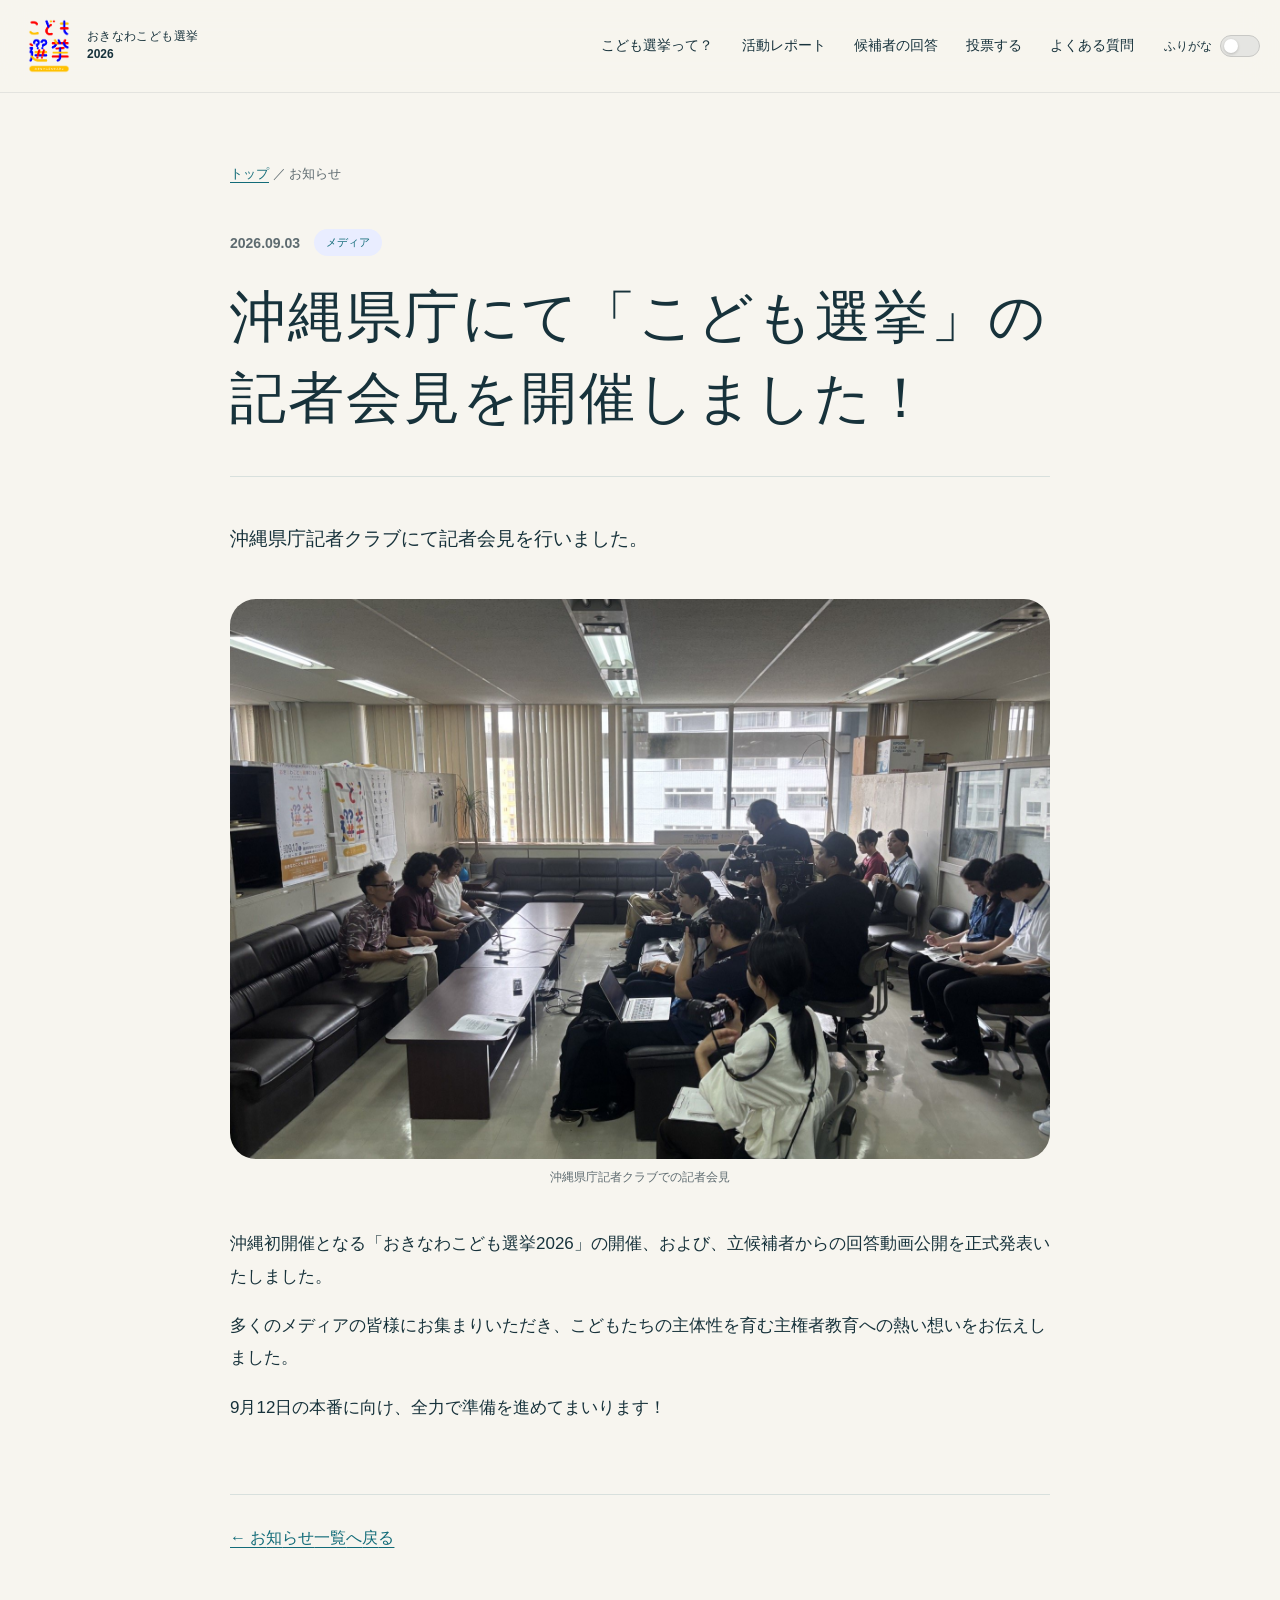
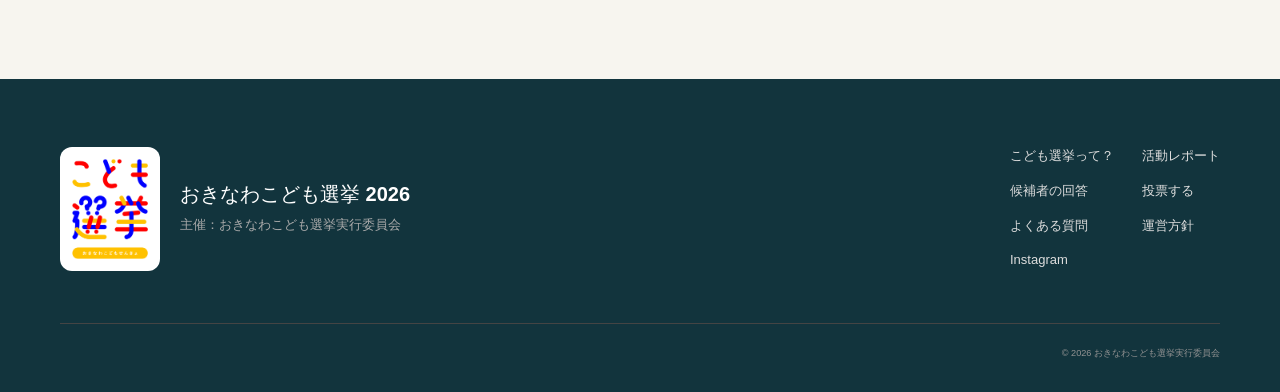
<file: news/2026-09-03-press-conference/index.html>
<!doctype html>
<html lang="ja">
  <head>
    <meta charset="UTF-8" />
    <meta name="viewport" content="width=device-width, initial-scale=1.0" />
    <meta
      name="description"
      content="沖縄県庁記者クラブで、おきなわこども選挙2026の開催と立候補者回答動画の公開を発表しました。"
    />
    <meta name="theme-color" content="#fafaf7" />
    <meta
      property="og:title"
      content="沖縄県庁にて「こども選挙」の記者会見を開催しました！ | おきなわこども選挙 2026"
    />
    <meta
      property="og:description"
      content="沖縄初開催となる、おきなわこども選挙2026の開催を正式発表しました。"
    />
    <meta
      property="og:image"
      content="https://kodomo-senkyo-okinawa.github.io/assets/images/2026/press-conference-2026-09-03.jpg"
    />
    <title>
      沖縄県庁にて「こども選挙」の記者会見を開催しました！ | おきなわこども選挙 2026
    </title>
    <link
      rel="icon"
      type="image/png"
      href="../../assets/images/okinawa-kodomo-senkyo-logo.png?v=20260803-1"
    />
    <link rel="stylesheet" href="../../assets/css/styles.css?v=20260907-1" />
    <!-- Google tag (gtag.js) -->
    <script async src="https://www.googletagmanager.com/gtag/js?id=G-VC7TB6X8T9"></script>
    <script>
      window.dataLayer = window.dataLayer || [];
      function gtag() {
        dataLayer.push(arguments);
      }
      gtag("js", new Date());
      gtag("config", "G-VC7TB6X8T9");
    </script>
  </head>
  <body>
    <a class="skip-link" href="#main"
      ><ruby>本文<rt>ほんぶん</rt></ruby
      >へ<ruby>移動<rt>いどう</rt></ruby></a
    >
    <header class="site-header">
      <div class="header-inner">
        <a
          class="brand"
          href="../../"
          aria-label="おきなわこども選挙 2026 トップへ"
          ><img
            src="../../assets/images/okinawa-kodomo-senkyo-logo.png"
            alt="おきなわこども選挙"
          /><span
            ><strong>おきなわこども<ruby>選挙<rt>せんきょ</rt></ruby></strong><small>2026</small></span
          ></a
        >
        <nav class="desktop-nav" aria-label="メインナビゲーション">
          <a href="../../#about"
            >こども<ruby>選挙<rt>せんきょ</rt></ruby
            >って？</a
          ><a href="../../#report"
            ><ruby>活動<rt>かつどう</rt></ruby
            >レポート</a
          ><a href="../../#candidates"
            ><ruby>候補者<rt>こうほしゃ</rt></ruby
            >の<ruby>回答<rt>かいとう</rt></ruby></a
          ><a href="../../#vote"
            ><ruby>投票<rt>とうひょう</rt></ruby
            >する</a
          ><a href="../../#faq"
            >よくある<ruby>質問<rt>しつもん</rt></ruby></a
          >
        </nav>
        <div class="header-actions">
          <label class="furigana-toggle"
            ><span>ふりがな</span
            ><input
              type="checkbox"
              aria-label="ふりがなの表示を切り替える" /><span
              class="toggle-track"
              aria-hidden="true"
              ><span></span></span></label
          ><button
            class="menu-button"
            type="button"
            aria-expanded="false"
            aria-controls="mobile-navigation"
            aria-label="メニューを開く"
          >
            <svg
              xmlns="http://www.w3.org/2000/svg"
              width="28"
              height="28"
              fill="currentColor"
              viewBox="0 0 256 256"
            >
              <path
                d="M224,128a8,8,0,0,1-8,8H40a8,8,0,0,1,0-16H216A8,8,0,0,1,224,128ZM40,72H216a8,8,0,0,0,0-16H40a8,8,0,0,0,0,16ZM216,184H40a8,8,0,0,0,0,16H216a8,8,0,0,0,0-16Z"
              ></path>
            </svg>
          </button>
        </div>
      </div>
      <div id="mobile-navigation" class="mobile-nav">
        <nav aria-label="モバイルナビゲーション">
          <a href="../../#about"
            ><span class="mobile-nav-label"
              >こども<ruby>選挙<rt>せんきょ</rt></ruby
              >って？</span
            ><span>→</span></a
          ><a href="../../#report"
            ><span class="mobile-nav-label"
              ><ruby>活動<rt>かつどう</rt></ruby
              >レポート</span
            ><span>→</span></a
          ><a href="../../#candidates"
            ><span class="mobile-nav-label"
              ><ruby>候補者<rt>こうほしゃ</rt></ruby
              >の<ruby>回答<rt>かいとう</rt></ruby></span
            ><span>→</span></a
          ><a href="../../#vote"
            ><span class="mobile-nav-label"
              ><ruby>投票<rt>とうひょう</rt></ruby
              >する</span
            ><span>→</span></a
          ><a href="../../#faq"
            ><span class="mobile-nav-label"
              >よくある<ruby>質問<rt>しつもん</rt></ruby></span
            ><span>→</span></a
          >
        </nav>
      </div>
    </header>
    <main id="main" class="news-detail">
      <article class="news-detail-inner">
        <nav class="news-breadcrumb" aria-label="パンくずリスト">
          <a href="../../">トップ</a> ／ お<ruby>知<rt>し</rt></ruby
          >らせ
        </nav>
        <header class="news-detail-header">
          <div class="news-detail-meta">
            <time datetime="2026-09-03">2026.09.03</time
            ><span class="news-detail-category"
              >メディア</span
            >
          </div>
          <h1>
            <ruby>沖縄県庁<rt>おきなわけんちょう</rt></ruby
            >にて「こども<ruby>選挙<rt>せんきょ</rt></ruby
            >」の<ruby>記者会見<rt>きしゃかいけん</rt></ruby
            >を<ruby>開催<rt>かいさい</rt></ruby>しました！
          </h1>
        </header>
        <div class="news-detail-body">
          <p>
            <ruby>沖縄県庁記者<rt>おきなわけんちょうきしゃ</rt></ruby
            >クラブにて<ruby>記者会見<rt>きしゃかいけん</rt></ruby
            >を<ruby>行<rt>おこな</rt></ruby>いました。
          </p>
          <figure>
            <img
              src="../../assets/images/2026/press-conference-2026-09-03.jpg"
              alt="沖縄県庁記者クラブで行われたおきなわこども選挙の記者会見"
            />
            <figcaption><ruby>沖縄県庁記者<rt>おきなわけんちょうきしゃ</rt></ruby>クラブでの<ruby>記者会見<rt>きしゃかいけん</rt></ruby></figcaption>
          </figure>
          <p>
            <ruby>沖縄初開催<rt>おきなわはつかいさい</rt></ruby
            >となる「おきなわこども<ruby>選挙<rt>せんきょ</rt></ruby
            >2026」の<ruby>開催<rt>かいさい</rt></ruby
            >、および、<ruby>立候補者<rt>りっこうほしゃ</rt></ruby
            >からの<ruby>回答動画公開<rt>かいとうどうがこうかい</rt></ruby
            >を<ruby>正式発表<rt>せいしきはっぴょう</rt></ruby>いたしました。
          </p>
          <p>
            <ruby>多<rt>おお</rt></ruby
            >くのメディアの<ruby>皆様<rt>みなさま</rt></ruby
            >にお<ruby>集<rt>あつ</rt></ruby
            >まりいただき、こどもたちの<ruby>主体性<rt>しゅたいせい</rt></ruby
            >を<ruby>育<rt>はぐく</rt></ruby
            >む<ruby>主権者教育<rt>しゅけんしゃきょういく</rt></ruby
            >への<ruby>熱<rt>あつ</rt></ruby
            >い<ruby>想<rt>おも</rt></ruby
            >いをお<ruby>伝<rt>つた</rt></ruby>えしました。
          </p>
          <p>
            9<ruby>月<rt>がつ</rt></ruby
            >12<ruby>日<rt>にち</rt></ruby
            >の<ruby>本番<rt>ほんばん</rt></ruby
            >に<ruby>向<rt>む</rt></ruby
            >け、<ruby>全力<rt>ぜんりょく</rt></ruby
            >で<ruby>準備<rt>じゅんび</rt></ruby
            >を<ruby>進<rt>すす</rt></ruby>めてまいります！
          </p>
        </div>
        <p class="news-detail-back">
          <a href="../../#news-heading"
            >← お<ruby>知<rt>し</rt></ruby
            >らせ<ruby>一覧<rt>いちらん</rt></ruby
            >へ<ruby>戻<rt>もど</rt></ruby
            >る</a
          >
        </p>
      </article>
    </main>
    <footer class="site-footer">
      <div class="content-width footer-grid">
        <div class="footer-brand">
          <img
            src="../../assets/images/okinawa-kodomo-senkyo-logo.png"
            alt="おきなわこども選挙"
          />
          <div>
            <strong
              >おきなわこども<ruby>選挙<rt>せんきょ</rt></ruby> 2026</strong
            >
            <p>
              <ruby>主催<rt>しゅさい</rt></ruby
              >：おきなわこども<ruby>選挙実行委員会<rt
                  >せんきょじっこういいんかい</rt
                ></ruby
              >
            </p>
          </div>
        </div>
        <nav aria-label="フッターナビゲーション">
          <a href="../../#about"
            >こども<ruby>選挙<rt>せんきょ</rt></ruby
            >って？</a
          ><a href="../../#report"
            ><ruby>活動<rt>かつどう</rt></ruby
            >レポート</a
          ><a href="../../#candidates"
            ><ruby>候補者<rt>こうほしゃ</rt></ruby
            >の<ruby>回答<rt>かいとう</rt></ruby></a
          ><a href="../../#vote"
            ><ruby>投票<rt>とうひょう</rt></ruby
            >する</a
          ><a href="../../#faq"
            >よくある<ruby>質問<rt>しつもん</rt></ruby></a
          ><a href="../../#policy"
            ><ruby>運営方針<rt>うんえいほうしん</rt></ruby></a
          ><a
            href="https://www.instagram.com/okinawa.kodomo_senkyo"
            target="_blank"
            rel="noreferrer"
            >Instagram</a
          >
        </nav>
      </div>
      <div class="content-width footer-meta">
        <small
          >© 2026 おきなわこども<ruby>選挙実行委員会<rt
              >せんきょじっこういいんかい</rt
            ></ruby></small
        >
      </div>
    </footer>
    <script src="../../assets/js/app.js?v=20260803-1" defer></script>
  </body>
</html>
</file>
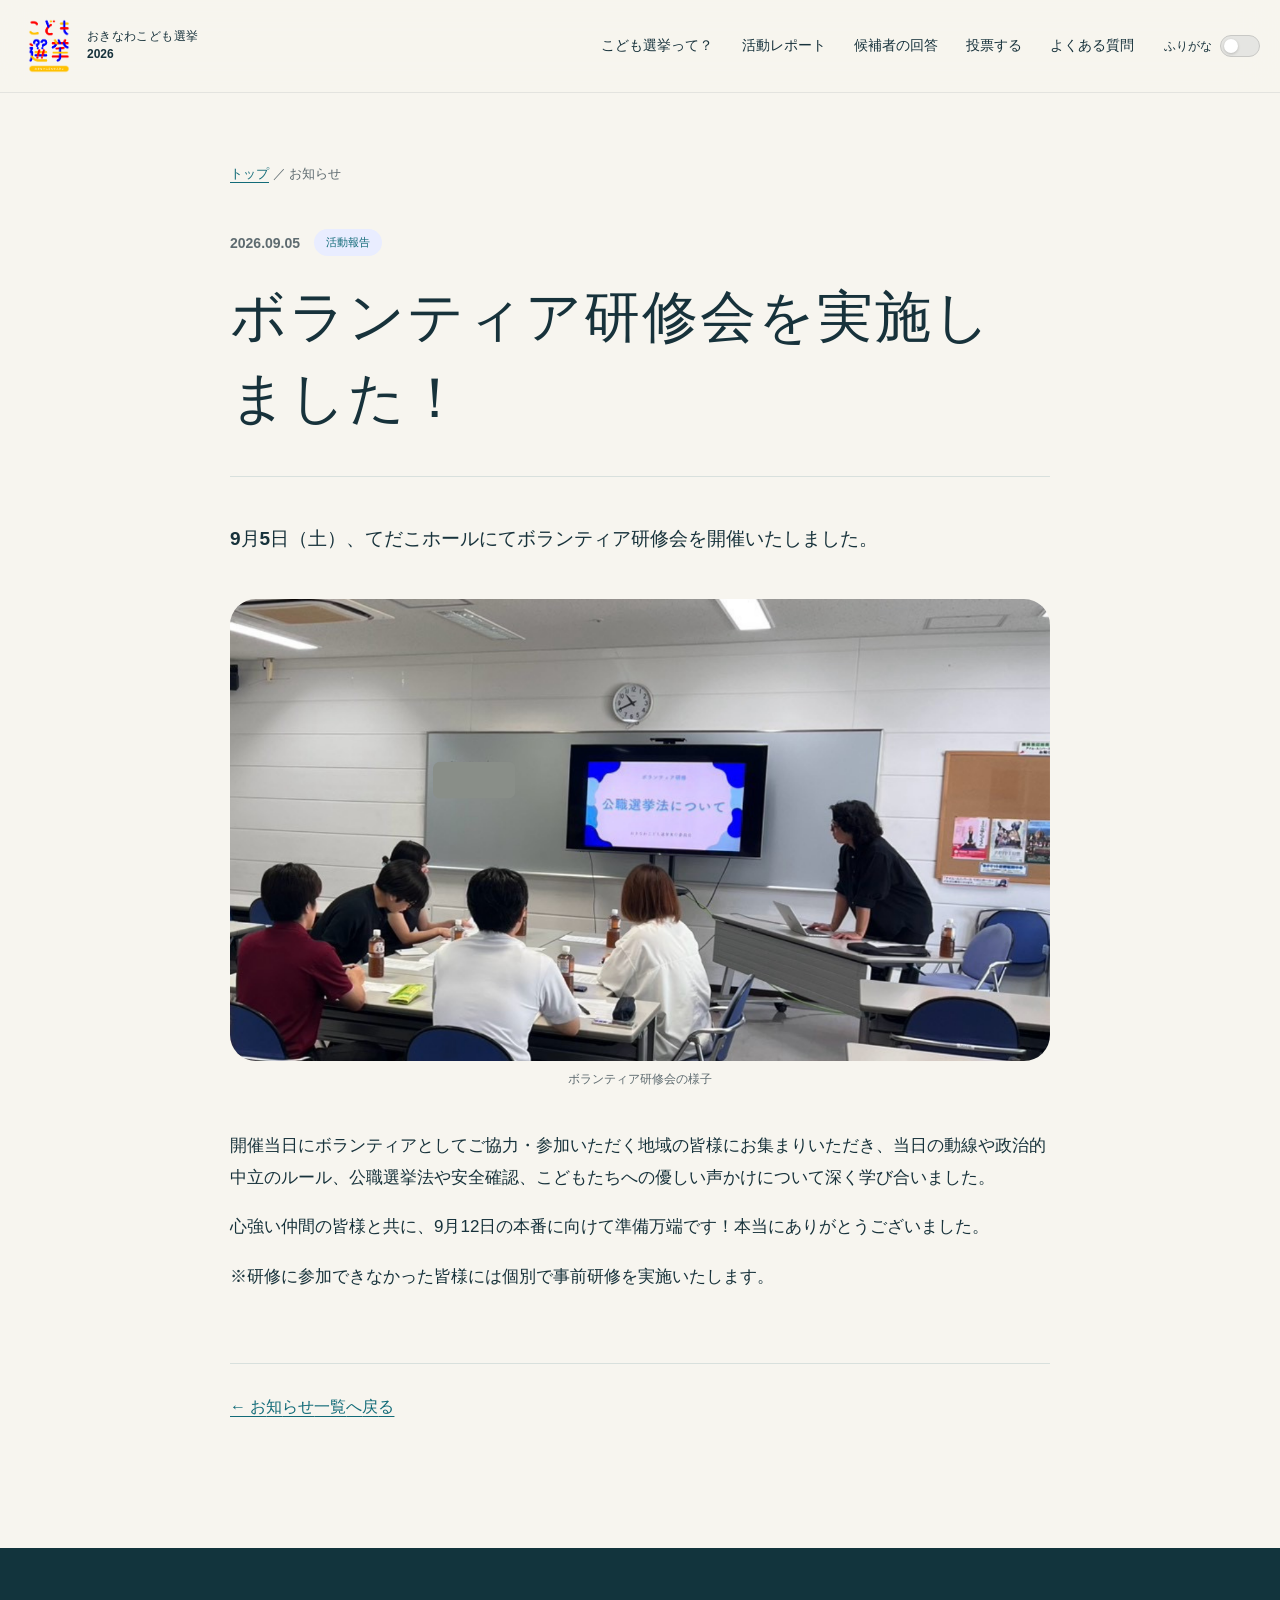
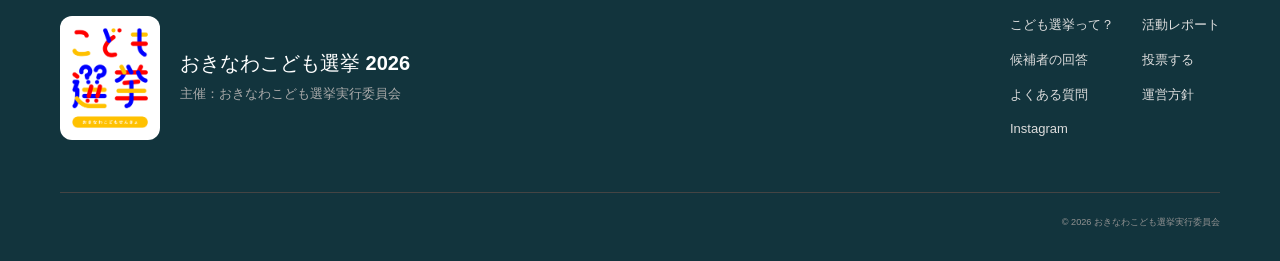
<file: news/2026-09-05/index.html>
<!doctype html>
<html lang="ja">
  <head>
    <meta charset="UTF-8" />
    <meta name="viewport" content="width=device-width, initial-scale=1.0" />
    <meta
      name="description"
      content="2026年9月5日に開催した、おきなわこども選挙のボランティア研修会の活動報告です。"
    />
    <meta name="theme-color" content="#fafaf7" />
    <meta
      property="og:title"
      content="ボランティア研修会を実施しました！ | おきなわこども選挙 2026"
    />
    <meta
      property="og:description"
      content="開催当日の動線や政治的中立のルール、公職選挙法、安全確認などを学び合いました。"
    />
    <meta
      property="og:image"
      content="https://kodomo-senkyo-okinawa.github.io/assets/images/2026/volunteer-training-2026-09-05.png"
    />
    <title>
      ボランティア研修会を実施しました！ | おきなわこども選挙 2026
    </title>
    <link
      rel="icon"
      type="image/png"
      href="../../assets/images/okinawa-kodomo-senkyo-logo.png?v=20260803-1"
    />
    <link rel="stylesheet" href="../../assets/css/styles.css?v=20260907-1" />
    <!-- Google tag (gtag.js) -->
    <script async src="https://www.googletagmanager.com/gtag/js?id=G-VC7TB6X8T9"></script>
    <script>
      window.dataLayer = window.dataLayer || [];
      function gtag() {
        dataLayer.push(arguments);
      }
      gtag("js", new Date());
      gtag("config", "G-VC7TB6X8T9");
    </script>
  </head>
  <body>
    <a class="skip-link" href="#main"
      ><ruby>本文<rt>ほんぶん</rt></ruby
      >へ<ruby>移動<rt>いどう</rt></ruby></a
    >
    <header class="site-header">
      <div class="header-inner">
        <a
          class="brand"
          href="../../"
          aria-label="おきなわこども選挙 2026 トップへ"
          ><img
            src="../../assets/images/okinawa-kodomo-senkyo-logo.png"
            alt="おきなわこども選挙"
          /><span
            ><strong>おきなわこども<ruby>選挙<rt>せんきょ</rt></ruby></strong><small>2026</small></span
          ></a
        >
        <nav class="desktop-nav" aria-label="メインナビゲーション">
          <a href="../../#about"
            >こども<ruby>選挙<rt>せんきょ</rt></ruby
            >って？</a
          ><a href="../../#report"
            ><ruby>活動<rt>かつどう</rt></ruby
            >レポート</a
          ><a href="../../#candidates"
            ><ruby>候補者<rt>こうほしゃ</rt></ruby
            >の<ruby>回答<rt>かいとう</rt></ruby></a
          ><a href="../../#vote"
            ><ruby>投票<rt>とうひょう</rt></ruby
            >する</a
          ><a href="../../#faq"
            >よくある<ruby>質問<rt>しつもん</rt></ruby></a
          >
        </nav>
        <div class="header-actions">
          <label class="furigana-toggle"
            ><span>ふりがな</span
            ><input
              type="checkbox"
              aria-label="ふりがなの表示を切り替える" /><span
              class="toggle-track"
              aria-hidden="true"
              ><span></span></span></label
          ><button
            class="menu-button"
            type="button"
            aria-expanded="false"
            aria-controls="mobile-navigation"
            aria-label="メニューを開く"
          >
            <svg
              xmlns="http://www.w3.org/2000/svg"
              width="28"
              height="28"
              fill="currentColor"
              viewBox="0 0 256 256"
            >
              <path
                d="M224,128a8,8,0,0,1-8,8H40a8,8,0,0,1,0-16H216A8,8,0,0,1,224,128ZM40,72H216a8,8,0,0,0,0-16H40a8,8,0,0,0,0,16ZM216,184H40a8,8,0,0,0,0,16H216a8,8,0,0,0,0-16Z"
              ></path>
            </svg>
          </button>
        </div>
      </div>
      <div id="mobile-navigation" class="mobile-nav">
        <nav aria-label="モバイルナビゲーション">
          <a href="../../#about"
            ><span class="mobile-nav-label"
              >こども<ruby>選挙<rt>せんきょ</rt></ruby
              >って？</span
            ><span>→</span></a
          ><a href="../../#report"
            ><span class="mobile-nav-label"
              ><ruby>活動<rt>かつどう</rt></ruby
              >レポート</span
            ><span>→</span></a
          ><a href="../../#candidates"
            ><span class="mobile-nav-label"
              ><ruby>候補者<rt>こうほしゃ</rt></ruby
              >の<ruby>回答<rt>かいとう</rt></ruby></span
            ><span>→</span></a
          ><a href="../../#vote"
            ><span class="mobile-nav-label"
              ><ruby>投票<rt>とうひょう</rt></ruby
              >する</span
            ><span>→</span></a
          ><a href="../../#faq"
            ><span class="mobile-nav-label"
              >よくある<ruby>質問<rt>しつもん</rt></ruby></span
            ><span>→</span></a
          >
        </nav>
      </div>
    </header>
    <main id="main" class="news-detail">
      <article class="news-detail-inner">
        <nav class="news-breadcrumb" aria-label="パンくずリスト">
          <a href="../../">トップ</a> ／ お<ruby>知<rt>し</rt></ruby
          >らせ
        </nav>
        <header class="news-detail-header">
          <div class="news-detail-meta">
            <time datetime="2026-09-05">2026.09.05</time
            ><span class="news-detail-category"
              ><ruby>活動報告<rt>かつどうほうこく</rt></ruby></span
            >
          </div>
          <h1>
            ボランティア<ruby>研修会<rt>けんしゅうかい</rt></ruby
            >を<ruby>実施<rt>じっし</rt></ruby
            >しました！
          </h1>
        </header>
        <div class="news-detail-body">
          <p>
            9<ruby>月<rt>がつ</rt></ruby
            >5<ruby>日<rt>にち</rt></ruby
            >（<ruby>土<rt>ど</rt></ruby>）、てだこホールにてボランティア<ruby>研修会<rt>けんしゅうかい</rt></ruby
            >を<ruby>開催<rt>かいさい</rt></ruby>いたしました。
          </p>
          <figure>
            <img
              src="../../assets/images/2026/volunteer-training-2026-09-05.png"
              alt="てだこホールで公職選挙法について学ぶボランティア研修会の参加者"
            />
            <figcaption>ボランティア<ruby>研修会<rt>けんしゅうかい</rt></ruby>の<ruby>様子<rt>ようす</rt></ruby></figcaption>
          </figure>
          <p>
            <ruby>開催当日<rt>かいさいとうじつ</rt></ruby
            >にボランティアとしてご<ruby>協力<rt>きょうりょく</rt></ruby
            >・<ruby>参加<rt>さんか</rt></ruby
            >いただく<ruby>地域<rt>ちいき</rt></ruby
            >の<ruby>皆様<rt>みなさま</rt></ruby
            >にお<ruby>集<rt>あつ</rt></ruby
            >まりいただき、<ruby>当日<rt>とうじつ</rt></ruby
            >の<ruby>動線<rt>どうせん</rt></ruby
            >や<ruby>政治的中立<rt>せいじてきちゅうりつ</rt></ruby
            >のルール、<ruby>公職選挙法<rt>こうしょくせんきょほう</rt></ruby
            >や<ruby>安全確認<rt>あんぜんかくにん</rt></ruby
            >、こどもたちへの<ruby>優<rt>やさ</rt></ruby
            >しい<ruby>声<rt>こえ</rt></ruby
            >かけについて<ruby>深<rt>ふか</rt></ruby
            >く<ruby>学<rt>まな</rt></ruby
            >び<ruby>合<rt>あ</rt></ruby>いました。
          </p>
          <p>
            <ruby>心強<rt>こころづよ</rt></ruby
            >い<ruby>仲間<rt>なかま</rt></ruby
            >の<ruby>皆様<rt>みなさま</rt></ruby
            >と<ruby>共<rt>とも</rt></ruby
            >に、9<ruby>月<rt>がつ</rt></ruby
            >12<ruby>日<rt>にち</rt></ruby
            >の<ruby>本番<rt>ほんばん</rt></ruby
            >に<ruby>向<rt>む</rt></ruby
            >けて<ruby>準備万端<rt>じゅんびばんたん</rt></ruby
            >です！<ruby>本当<rt>ほんとう</rt></ruby
            >にありがとうございました。
          </p>
          <p>
            ※<ruby>研修<rt>けんしゅう</rt></ruby
            >に<ruby>参加<rt>さんか</rt></ruby
            >できなかった<ruby>皆様<rt>みなさま</rt></ruby
            >には<ruby>個別<rt>こべつ</rt></ruby
            >で<ruby>事前研修<rt>じぜんけんしゅう</rt></ruby
            >を<ruby>実施<rt>じっし</rt></ruby>いたします。
          </p>
        </div>
        <p class="news-detail-back">
          <a href="../../#news-heading"
            >← お<ruby>知<rt>し</rt></ruby
            >らせ<ruby>一覧<rt>いちらん</rt></ruby
            >へ<ruby>戻<rt>もど</rt></ruby
            >る</a
          >
        </p>
      </article>
    </main>
    <footer class="site-footer">
      <div class="content-width footer-grid">
        <div class="footer-brand">
          <img
            src="../../assets/images/okinawa-kodomo-senkyo-logo.png"
            alt="おきなわこども選挙"
          />
          <div>
            <strong
              >おきなわこども<ruby>選挙<rt>せんきょ</rt></ruby> 2026</strong
            >
            <p>
              <ruby>主催<rt>しゅさい</rt></ruby
              >：おきなわこども<ruby>選挙実行委員会<rt
                  >せんきょじっこういいんかい</rt
                ></ruby
              >
            </p>
          </div>
        </div>
        <nav aria-label="フッターナビゲーション">
          <a href="../../#about"
            >こども<ruby>選挙<rt>せんきょ</rt></ruby
            >って？</a
          ><a href="../../#report"
            ><ruby>活動<rt>かつどう</rt></ruby
            >レポート</a
          ><a href="../../#candidates"
            ><ruby>候補者<rt>こうほしゃ</rt></ruby
            >の<ruby>回答<rt>かいとう</rt></ruby></a
          ><a href="../../#vote"
            ><ruby>投票<rt>とうひょう</rt></ruby
            >する</a
          ><a href="../../#faq"
            >よくある<ruby>質問<rt>しつもん</rt></ruby></a
          ><a href="../../#policy"
            ><ruby>運営方針<rt>うんえいほうしん</rt></ruby></a
          ><a
            href="https://www.instagram.com/okinawa.kodomo_senkyo"
            target="_blank"
            rel="noreferrer"
            >Instagram</a
          >
        </nav>
      </div>
      <div class="content-width footer-meta">
        <small
          >© 2026 おきなわこども<ruby>選挙実行委員会<rt
              >せんきょじっこういいんかい</rt
            ></ruby></small
        >
      </div>
    </footer>
    <script src="../../assets/js/app.js?v=20260803-1" defer></script>
  </body>
</html>
</file>
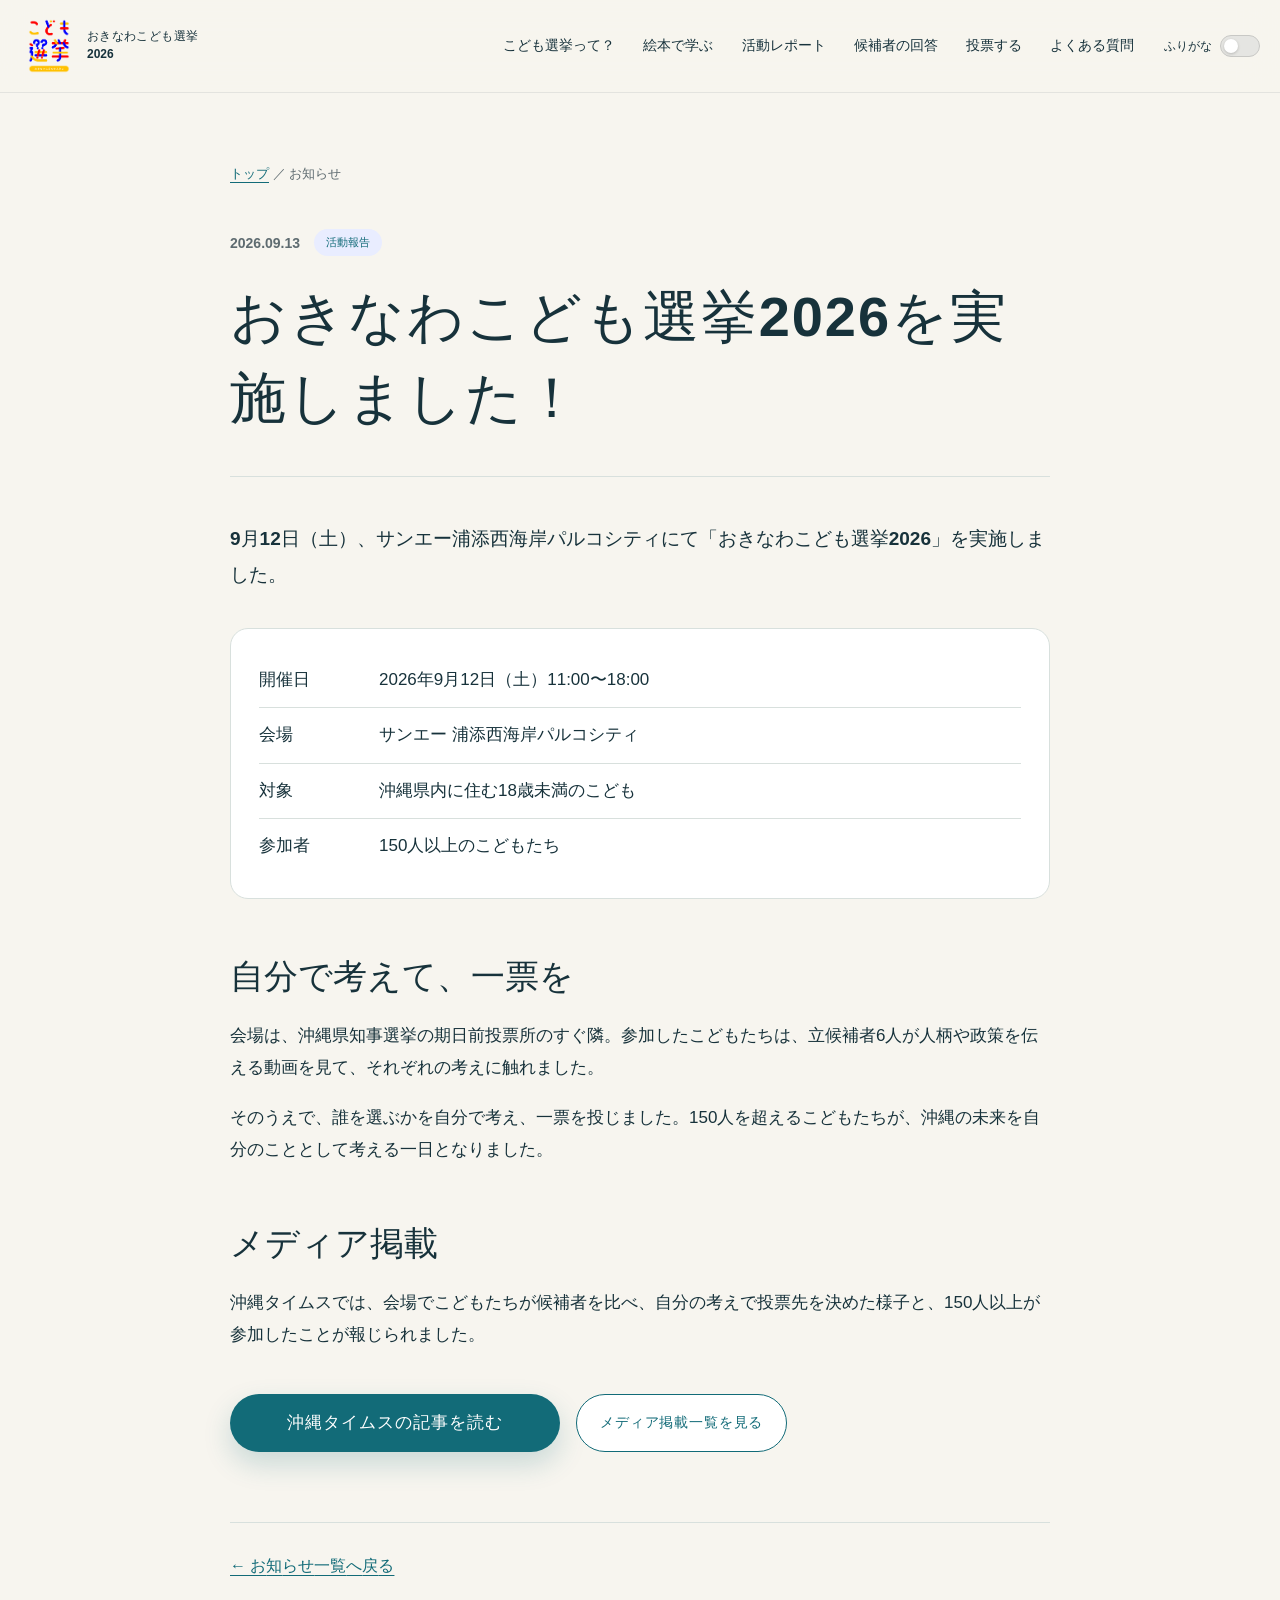
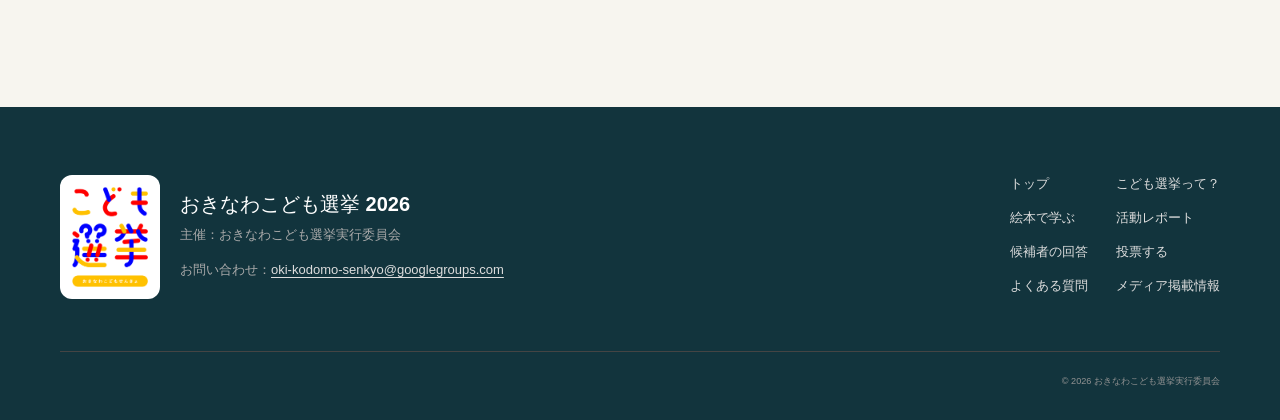
<file: news/2026-09-12/index.html>
<!doctype html>
<html lang="ja">
  <head>
    <meta charset="UTF-8" />
    <meta name="viewport" content="width=device-width, initial-scale=1.0" />
    <meta
      name="description"
      content="2026年9月12日に開催した、おきなわこども選挙2026の実施報告です。150人を超える子どもたちが、自分で考えて一票を投じました。"
    />
    <meta name="theme-color" content="#fafaf7" />
    <meta
      property="og:title"
      content="おきなわこども選挙2026を実施しました！ | おきなわこども選挙 2026"
    />
    <meta
      property="og:description"
      content="150人を超える子どもたちが候補者の考えに触れ、自分で投票先を選びました。"
    />
    <meta
      property="og:image"
      content="https://kodomo-senkyo-okinawa.com/assets/images/okinawa-kodomo-senkyo-logo.png"
    />
    <title>
      おきなわこども選挙2026を実施しました！ | おきなわこども選挙 2026
    </title>
    <link
      rel="icon"
      type="image/png"
      href="../../assets/images/okinawa-kodomo-senkyo-logo.png?v=20260803-1"
    />
    <link rel="stylesheet" href="../../assets/css/styles.css?v=20260907-1" />
    <!-- Google tag (gtag.js) -->
    <script
      async
      src="https://www.googletagmanager.com/gtag/js?id=G-VC7TB6X8T9"
    ></script>
    <script>
      window.dataLayer = window.dataLayer || [];
      function gtag() {
        dataLayer.push(arguments);
      }
      gtag("js", new Date());
      gtag("config", "G-VC7TB6X8T9");
    </script>
  </head>
  <body>
    <a class="skip-link" href="#main"
      ><ruby>本文<rt>ほんぶん</rt></ruby
      >へ<ruby>移動<rt>いどう</rt></ruby></a
    >
    <header class="site-header">
      <div class="header-inner">
        <a
          class="brand"
          href="../../"
          aria-label="おきなわこども選挙 2026 トップへ"
          ><img
            src="../../assets/images/okinawa-kodomo-senkyo-logo.png"
            alt="おきなわこども選挙"
          /><span
            ><strong
              >おきなわこども<ruby>選挙<rt>せんきょ</rt></ruby></strong
            ><small>2026</small></span
          ></a
        >
        <nav class="desktop-nav" aria-label="メインナビゲーション">
          <a href="../../#about"
            >こども<ruby>選挙<rt>せんきょ</rt></ruby
            >って？</a
          ><a href="../../#learn"
            ><ruby>絵本<rt>えほん</rt></ruby
            >で<ruby>学<rt>まな</rt></ruby
            >ぶ</a
          ><a href="../../#report"
            ><ruby>活動<rt>かつどう</rt></ruby
            >レポート</a
          ><a href="../../candidates/"
            ><ruby>候補者<rt>こうほしゃ</rt></ruby
            >の<ruby>回答<rt>かいとう</rt></ruby></a
          ><a href="../../#vote"
            ><ruby>投票<rt>とうひょう</rt></ruby
            >する</a
          ><a href="../../#faq"
            >よくある<ruby>質問<rt>しつもん</rt></ruby></a
          >
        </nav>
        <div class="header-actions">
          <label class="furigana-toggle"
            ><span>ふりがな</span
            ><input
              type="checkbox"
              aria-label="ふりがなの表示を切り替える" /><span
              class="toggle-track"
              aria-hidden="true"
              ><span></span></span></label
          ><button
            class="menu-button"
            type="button"
            aria-expanded="false"
            aria-controls="mobile-navigation"
            aria-label="メニューを開く"
          >
            <svg
              xmlns="http://www.w3.org/2000/svg"
              width="28"
              height="28"
              fill="currentColor"
              viewBox="0 0 256 256"
            >
              <path
                d="M224,128a8,8,0,0,1-8,8H40a8,8,0,0,1,0-16H216A8,8,0,0,1,224,128ZM40,72H216a8,8,0,0,0,0-16H40a8,8,0,0,0,0,16ZM216,184H40a8,8,0,0,0,0,16H216A8,8,0,0,0,216,184Z"
              ></path>
            </svg>
          </button>
        </div>
      </div>
      <div id="mobile-navigation" class="mobile-nav">
        <nav aria-label="モバイルナビゲーション">
          <a href="../../#about"
            ><span class="mobile-nav-label"
              >こども<ruby>選挙<rt>せんきょ</rt></ruby
              >って？</span
            ><span>→</span></a
          ><a href="../../#learn"
            ><span class="mobile-nav-label"
              ><ruby>絵本<rt>えほん</rt></ruby
              >で<ruby>学<rt>まな</rt></ruby
              >ぶ</span
            ><span>→</span></a
          ><a href="../../#report"
            ><span class="mobile-nav-label"
              ><ruby>活動<rt>かつどう</rt></ruby
              >レポート</span
            ><span>→</span></a
          ><a href="../../candidates/"
            ><span class="mobile-nav-label"
              ><ruby>候補者<rt>こうほしゃ</rt></ruby
              >の<ruby>回答<rt>かいとう</rt></ruby></span
            ><span>→</span></a
          ><a href="../../#vote"
            ><span class="mobile-nav-label"
              ><ruby>投票<rt>とうひょう</rt></ruby
              >する</span
            ><span>→</span></a
          ><a href="../../#faq"
            ><span class="mobile-nav-label"
              >よくある<ruby>質問<rt>しつもん</rt></ruby></span
            ><span>→</span></a
          >
        </nav>
      </div>
    </header>

    <main id="main" class="news-detail">
      <article class="news-detail-inner">
        <nav class="news-breadcrumb" aria-label="パンくずリスト">
          <a href="../../">トップ</a> ／ お<ruby>知<rt>し</rt></ruby
          >らせ
        </nav>
        <header class="news-detail-header">
          <div class="news-detail-meta">
            <time datetime="2026-09-13">2026.09.13</time
            ><span class="news-detail-category"
              ><ruby>活動報告<rt>かつどうほうこく</rt></ruby></span
            >
          </div>
          <h1>
            おきなわこども<ruby>選挙<rt>せんきょ</rt></ruby
            >2026を<ruby>実施<rt>じっし</rt></ruby
            >しました！
          </h1>
        </header>
        <div class="news-detail-body">
          <p>
            9<ruby>月<rt>がつ</rt></ruby
            >12<ruby>日<rt>にち</rt></ruby
            >（<ruby>土<rt>ど</rt></ruby>）、サンエー<ruby
              >浦添西海岸<rt>うらそえにしかいがん</rt></ruby
            >パルコシティにて「おきなわこども<ruby>選挙<rt
                >せんきょ</rt
              ></ruby
            >2026」を<ruby>実施<rt>じっし</rt></ruby>しました。
          </p>

          <div class="news-info">
            <dl>
              <dt><ruby>開催日<rt>かいさいび</rt></ruby></dt>
              <dd>2026<ruby>年<rt>ねん</rt></ruby>9<ruby>月<rt>がつ</rt></ruby>12<ruby>日<rt>にち</rt></ruby>（<ruby>土<rt>ど</rt></ruby>）11:00〜18:00</dd>
              <dt><ruby>会場<rt>かいじょう</rt></ruby></dt>
              <dd>サンエー <ruby>浦添西海岸<rt>うらそえにしかいがん</rt></ruby>パルコシティ</dd>
              <dt><ruby>対象<rt>たいしょう</rt></ruby></dt>
              <dd><ruby>沖縄県内<rt>おきなわけんない</rt></ruby>に<ruby>住<rt>す</rt></ruby>む18<ruby>歳未満<rt>さいみまん</rt></ruby>のこども</dd>
              <dt><ruby>参加者<rt>さんかしゃ</rt></ruby></dt>
              <dd>150<ruby>人以上<rt>にんいじょう</rt></ruby>のこどもたち</dd>
            </dl>
          </div>

          <h2>
            <ruby>自分<rt>じぶん</rt></ruby
            >で<ruby>考<rt>かんが</rt></ruby
            >えて、<ruby>一票<rt>いっぴょう</rt></ruby>を
          </h2>
          <p>
            <ruby>会場<rt>かいじょう</rt></ruby
            >は、<ruby>沖縄県知事選挙<rt>おきなわけんちじせんきょ</rt></ruby
            >の<ruby>期日前投票所<rt>きじつぜんとうひょうじょ</rt></ruby
            >のすぐ<ruby>隣<rt>となり</rt></ruby
            >。<ruby>参加<rt>さんか</rt></ruby
            >したこどもたちは、<ruby>立候補者<rt>りっこうほしゃ</rt></ruby
            >6<ruby>人<rt>にん</rt></ruby
            >が<ruby>人柄<rt>ひとがら</rt></ruby
            >や<ruby>政策<rt>せいさく</rt></ruby
            >を<ruby>伝<rt>つた</rt></ruby
            >える<ruby>動画<rt>どうが</rt></ruby
            >を<ruby>見<rt>み</rt></ruby
            >て、それぞれの<ruby>考<rt>かんが</rt></ruby
            >えに<ruby>触<rt>ふ</rt></ruby>れました。
          </p>
          <p>
            そのうえで、<ruby>誰<rt>だれ</rt></ruby
            >を<ruby>選<rt>えら</rt></ruby
            >ぶかを<ruby>自分<rt>じぶん</rt></ruby
            >で<ruby>考<rt>かんが</rt></ruby
            >え、<ruby>一票<rt>いっぴょう</rt></ruby
            >を<ruby>投<rt>とう</rt></ruby
            >じました。150<ruby>人<rt>にん</rt></ruby
            >を<ruby>超<rt>こ</rt></ruby
            >えるこどもたちが、<ruby>沖縄<rt>おきなわ</rt></ruby
            >の<ruby>未来<rt>みらい</rt></ruby
            >を<ruby>自分<rt>じぶん</rt></ruby
            >のこととして<ruby>考<rt>かんが</rt></ruby
            >える<ruby>一日<rt>いちにち</rt></ruby>となりました。
          </p>

          <h2>メディア<ruby>掲載<rt>けいさい</rt></ruby></h2>
          <p>
            <ruby>沖縄<rt>おきなわ</rt></ruby
            >タイムスでは、<ruby>会場<rt>かいじょう</rt></ruby
            >でこどもたちが<ruby>候補者<rt>こうほしゃ</rt></ruby
            >を<ruby>比<rt>くら</rt></ruby
            >べ、<ruby>自分<rt>じぶん</rt></ruby
            >の<ruby>考<rt>かんが</rt></ruby
            >えで<ruby>投票先<rt>とうひょうさき</rt></ruby
            >を<ruby>決<rt>き</rt></ruby
            >めた<ruby>様子<rt>ようす</rt></ruby
            >と、150<ruby>人以上<rt>にんいじょう</rt></ruby
            >が<ruby>参加<rt>さんか</rt></ruby
            >したことが<ruby>報<rt>ほう</rt></ruby>じられました。
          </p>
          <div class="news-detail-actions">
            <a
              class="button button--primary"
              href="https://www.okinawatimes.co.jp/articles/-/1922817"
              target="_blank"
              rel="noreferrer"
              ><ruby>沖縄<rt>おきなわ</rt></ruby
              >タイムスの<ruby>記事<rt>きじ</rt></ruby
              >を<ruby>読<rt>よ</rt></ruby>む</a
            >
            <a class="button button--outline" href="../../media/"
              >メディア<ruby>掲載一覧<rt>けいさいいちらん</rt></ruby
              >を<ruby>見<rt>み</rt></ruby>る</a
            >
          </div>
        </div>
        <p class="news-detail-back">
          <a href="../../#news-heading"
            >← お<ruby>知<rt>し</rt></ruby
            >らせ<ruby>一覧<rt>いちらん</rt></ruby
            >へ<ruby>戻<rt>もど</rt></ruby
            >る</a
          >
        </p>
      </article>
    </main>

    <footer class="site-footer">
      <div class="content-width footer-grid">
        <div class="footer-brand">
          <img
            src="../../assets/images/okinawa-kodomo-senkyo-logo.png"
            alt="おきなわこども選挙"
          />
          <div>
            <strong
              >おきなわこども<ruby>選挙<rt>せんきょ</rt></ruby
              > 2026</strong
            >
            <p>
              <ruby>主催<rt>しゅさい</rt></ruby
              >：おきなわこども<ruby>選挙実行委員会<rt
                  >せんきょじっこういいんかい</rt
                ></ruby
              >
            </p>
            <p class="footer-contact">
              <ruby>お問い合わせ<rt>おといあわせ</rt></ruby
              >：<a href="mailto:oki-kodomo-senkyo@googlegroups.com"
                >oki-kodomo-senkyo@googlegroups.com</a
              >
            </p>
          </div>
        </div>
        <nav aria-label="フッターナビゲーション">
          <a href="../../">トップ</a
          ><a href="../../#about"
            >こども<ruby>選挙<rt>せんきょ</rt></ruby
            >って？</a
          ><a href="../../#learn"
            ><ruby>絵本<rt>えほん</rt></ruby
            >で<ruby>学<rt>まな</rt></ruby
            >ぶ</a
          ><a href="../../#report"
            ><ruby>活動<rt>かつどう</rt></ruby
            >レポート</a
          ><a href="../../candidates/"
            ><ruby>候補者<rt>こうほしゃ</rt></ruby
            >の<ruby>回答<rt>かいとう</rt></ruby></a
          ><a href="../../#vote"
            ><ruby>投票<rt>とうひょう</rt></ruby
            >する</a
          ><a href="../../#faq"
            >よくある<ruby>質問<rt>しつもん</rt></ruby></a
          ><a href="../../media/"
            >メディア<ruby>掲載情報<rt>けいさいじょうほう</rt></ruby></a
          >
        </nav>
      </div>
      <div class="content-width footer-meta">
        <small
          >© 2026 おきなわこども<ruby>選挙実行委員会<rt
              >せんきょじっこういいんかい</rt
            ></ruby></small
        >
      </div>
    </footer>
    <script src="../../assets/js/app.js?v=20260904-1" defer></script>
  </body>
</html>
</file>
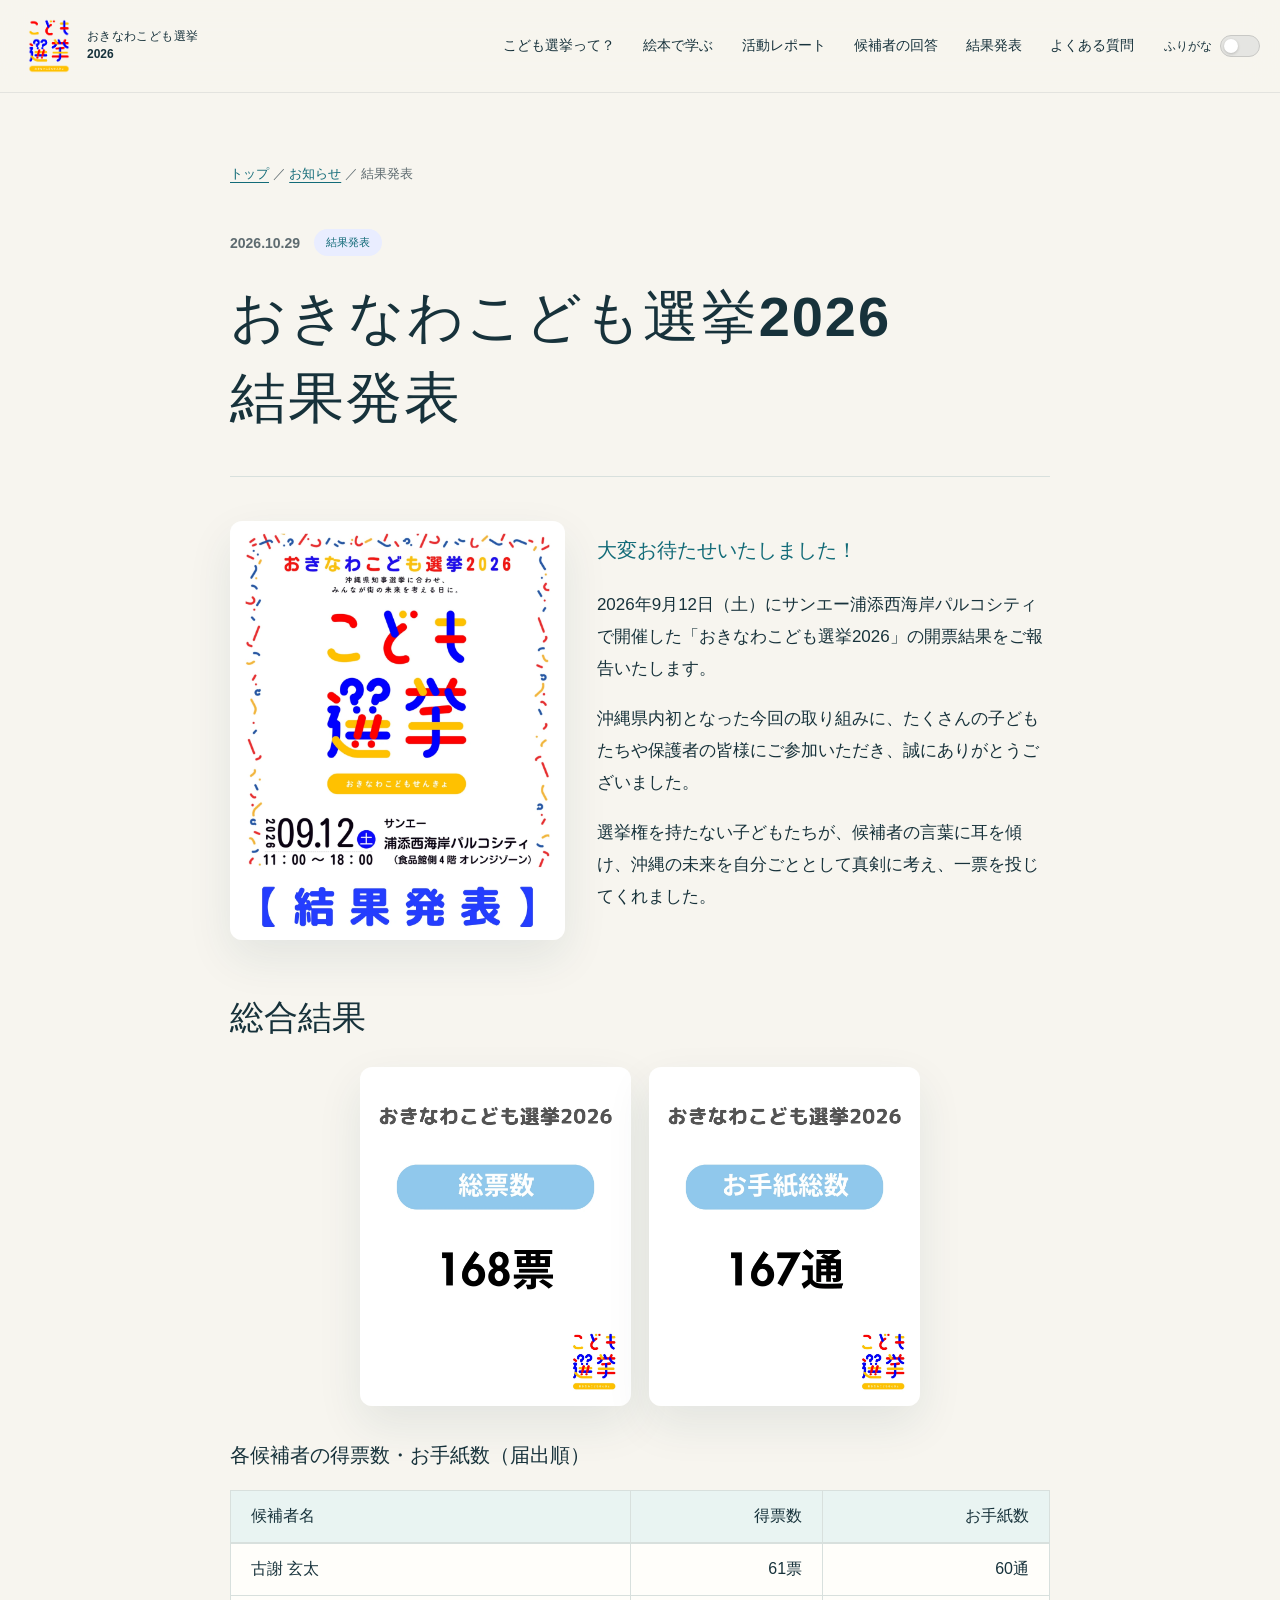
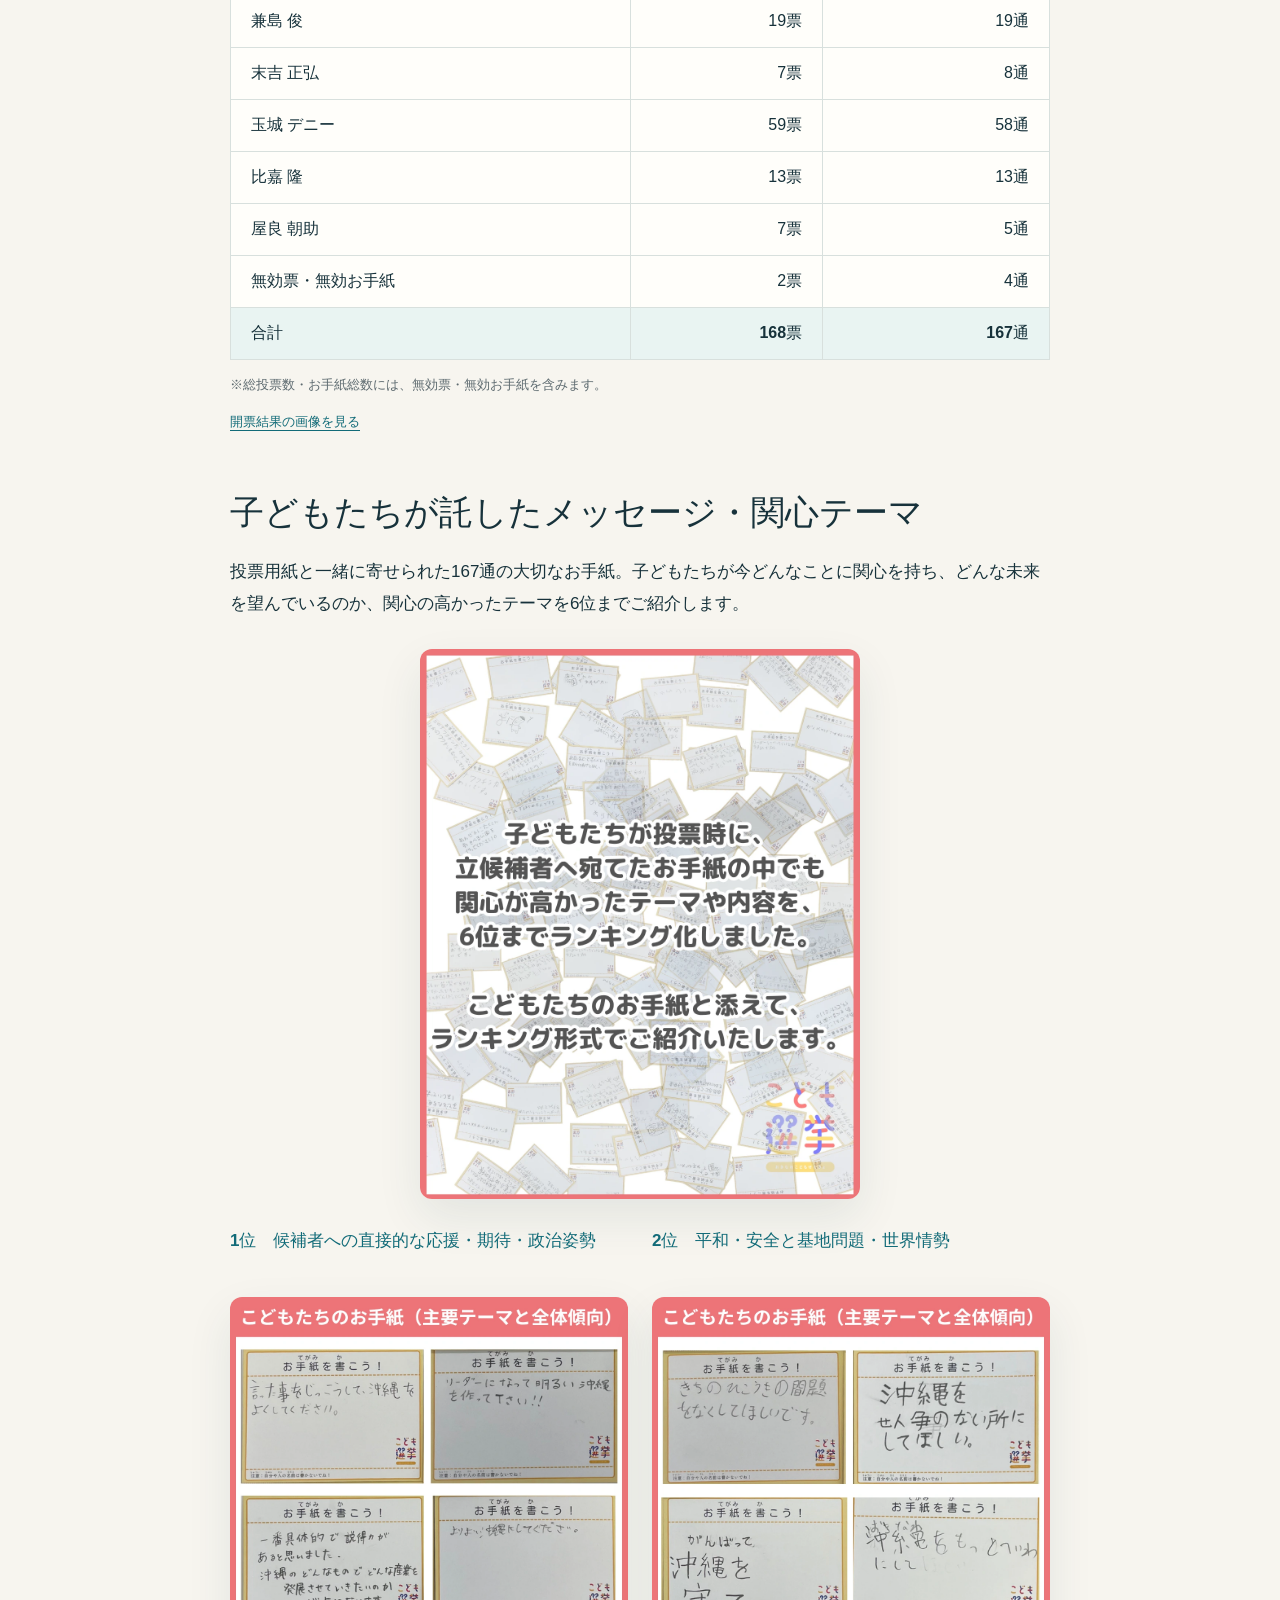
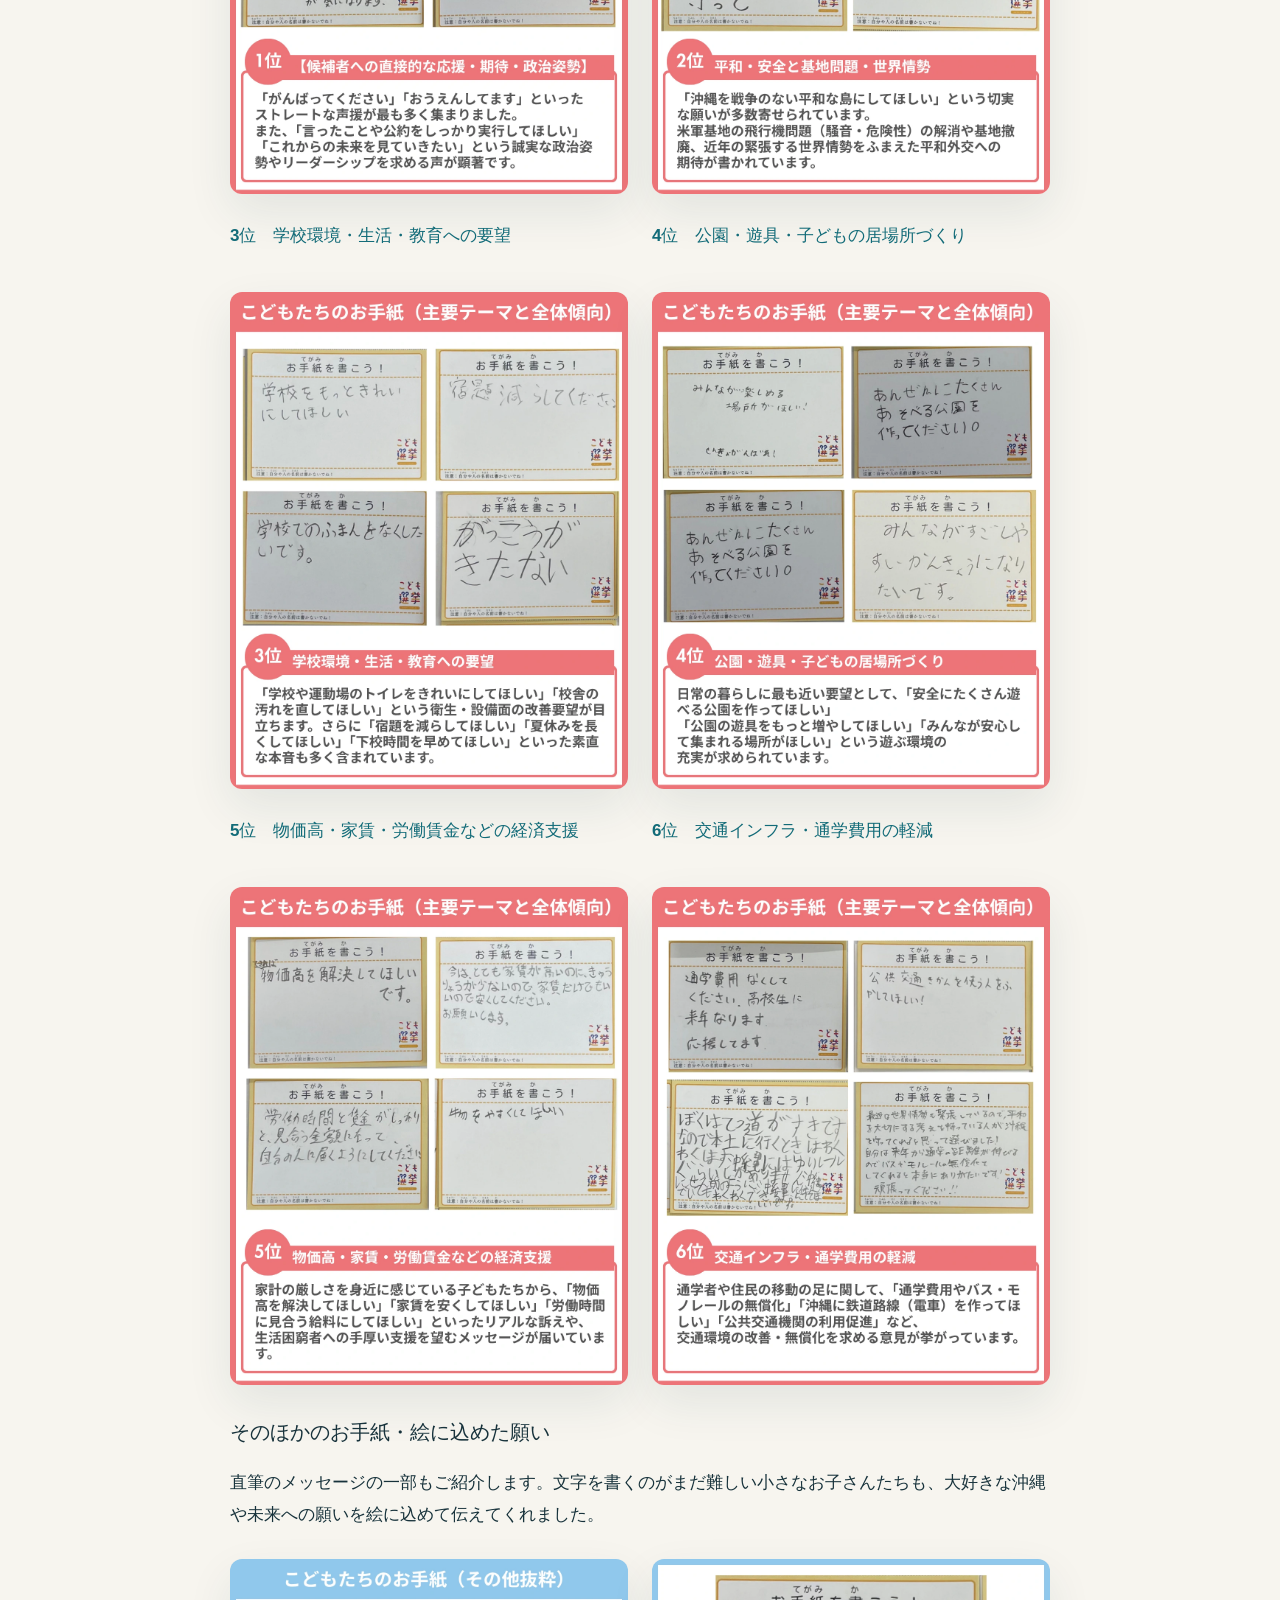
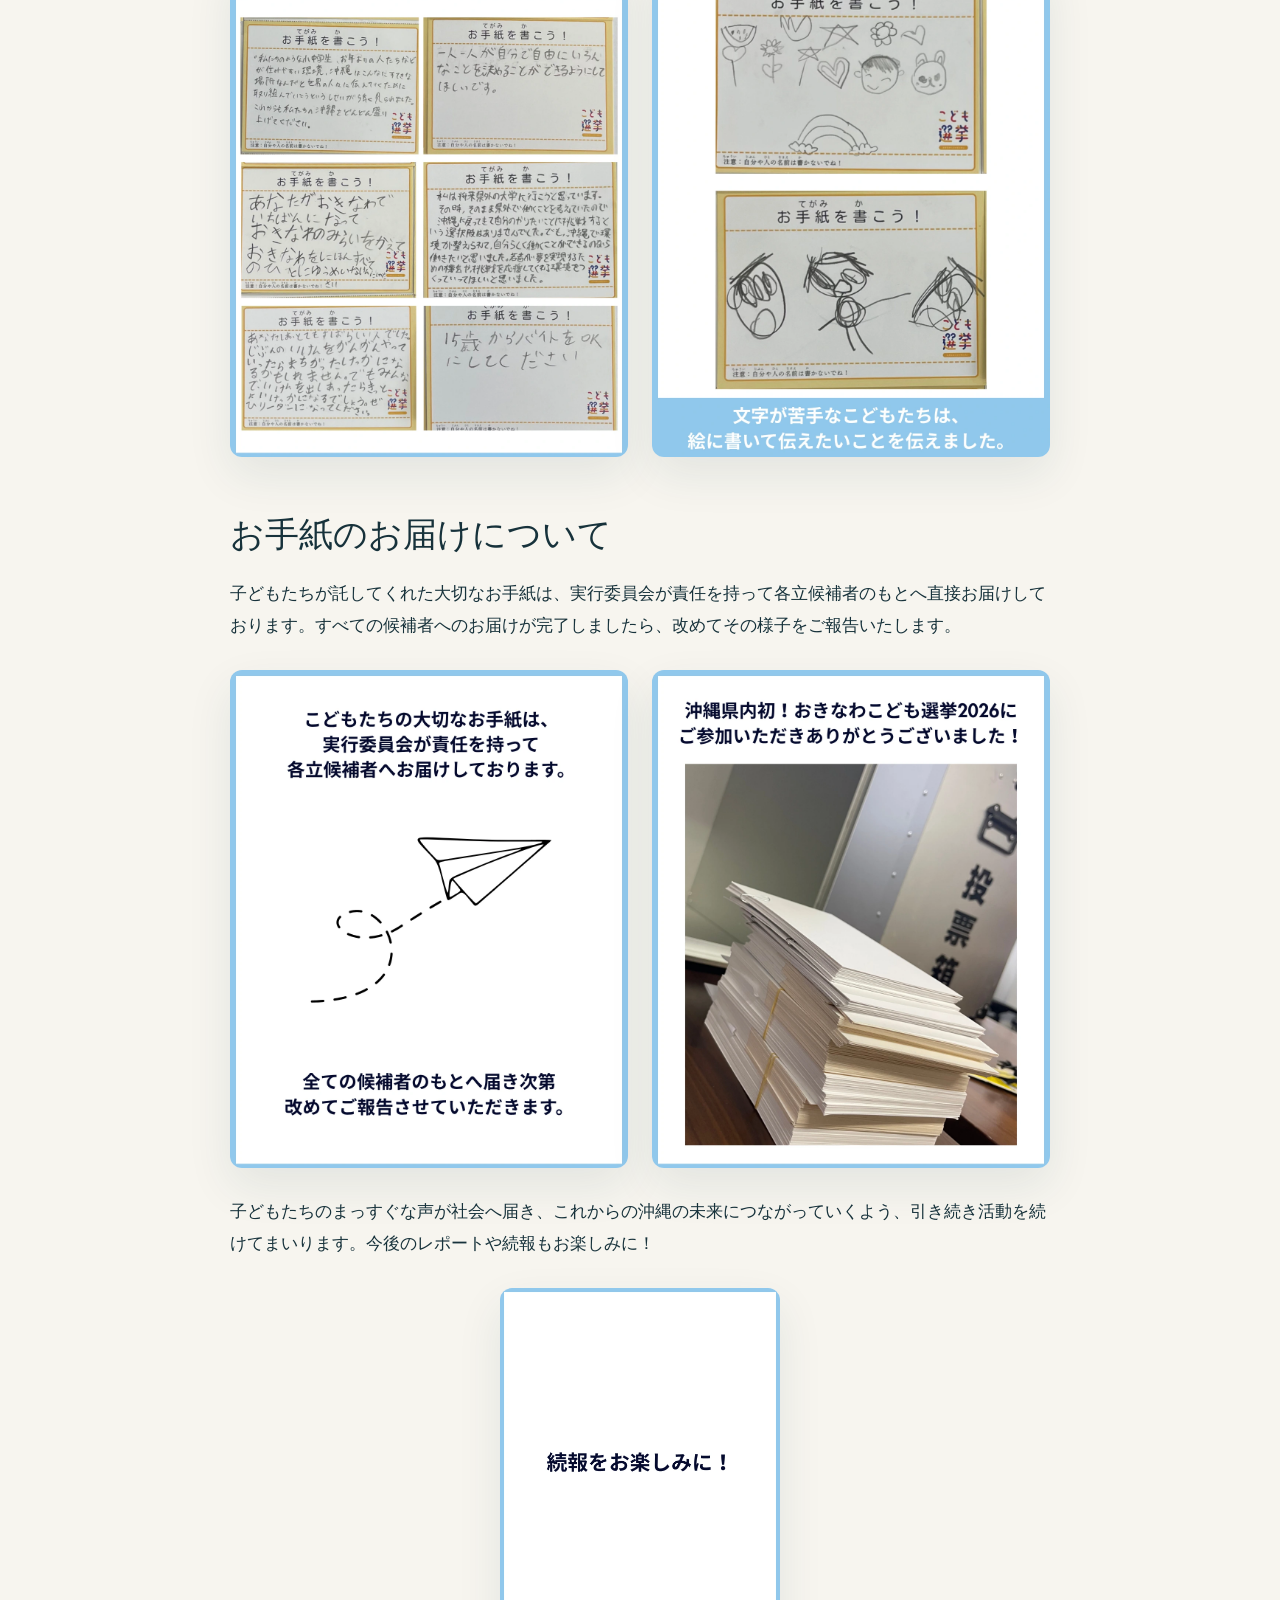
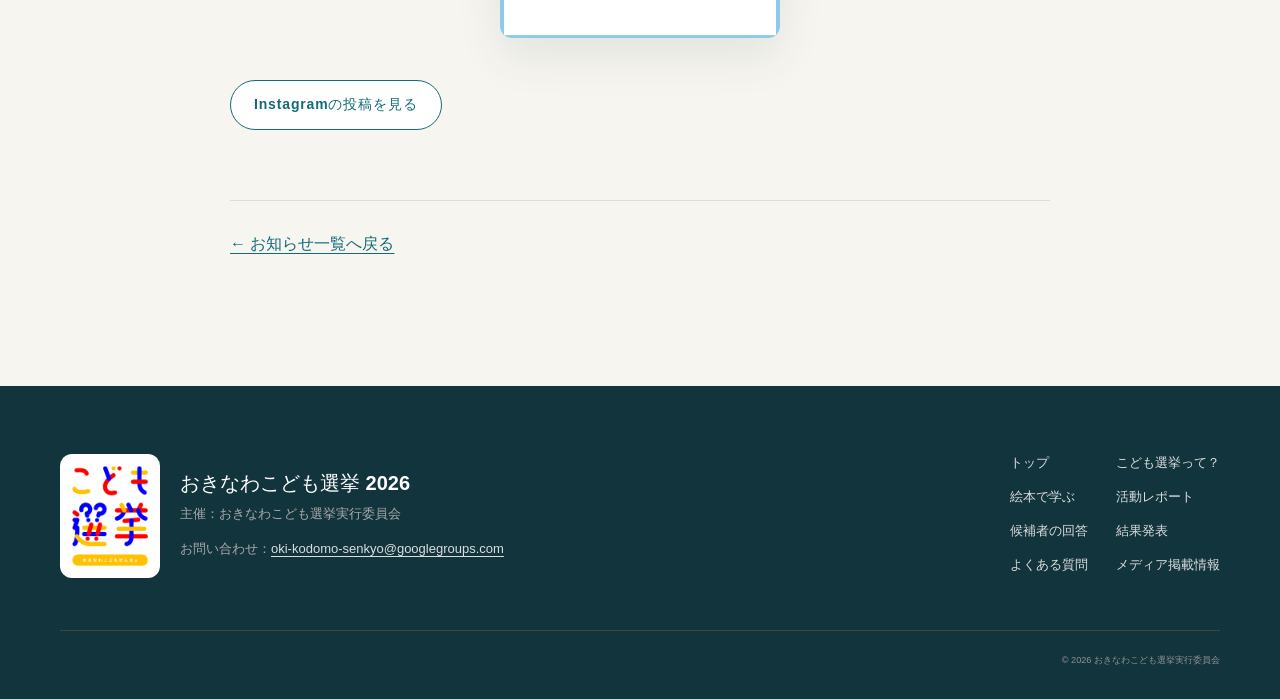
<file: news/2026-10-29-results/index.html>
<!doctype html>
<html lang="ja">
  <head>
    <meta charset="UTF-8" />
    <meta name="viewport" content="width=device-width, initial-scale=1.0" />
    <meta
      name="description"
      content="おきなわこども選挙2026の結果発表。総投票数168票、お手紙167通。候補者別の開票結果と、こどもたちが託したメッセージをご紹介します。"
    />
    <meta name="theme-color" content="#fafaf7" />
    <meta
      property="og:title"
      content="おきなわこども選挙2026 結果発表 | おきなわこども選挙 2026"
    />
    <meta
      property="og:description"
      content="総投票数168票、お手紙167通。開票結果と、こどもたちの未来への願いをお届けします。"
    />
    <meta
      property="og:image"
      content="https://kodomo-senkyo-okinawa.com/assets/images/2026/results/01.webp"
    />
    <title>
      おきなわこども選挙2026 結果発表 | おきなわこども選挙 2026
    </title>
    <link
      rel="icon"
      type="image/png"
      href="../../assets/images/okinawa-kodomo-senkyo-logo.png?v=20260803-1"
    />
    <link rel="stylesheet" href="../../assets/css/styles.css?v=20261030-1" />
    <!-- Google tag (gtag.js) -->
    <script
      async
      src="https://www.googletagmanager.com/gtag/js?id=G-VC7TB6X8T9"
    ></script>
    <script>
      window.dataLayer = window.dataLayer || [];
      function gtag() {
        dataLayer.push(arguments);
      }
      gtag("js", new Date());
      gtag("config", "G-VC7TB6X8T9");
    </script>
  </head>
  <body>
    <a class="skip-link" href="#main"
      ><ruby>本文<rt>ほんぶん</rt></ruby
      >へ<ruby>移動<rt>いどう</rt></ruby></a
    >
    <header class="site-header">
      <div class="header-inner">
        <a
          class="brand"
          href="../../"
          aria-label="おきなわこども選挙 2026 トップへ"
          ><img
            src="../../assets/images/okinawa-kodomo-senkyo-logo.png"
            alt="おきなわこども選挙"
          /><span
            ><strong
              >おきなわこども<ruby>選挙<rt>せんきょ</rt></ruby></strong
            ><small>2026</small></span
          ></a
        >
        <nav class="desktop-nav" aria-label="メインナビゲーション">
          <a href="../../#about"
            >こども<ruby>選挙<rt>せんきょ</rt></ruby
            >って？</a
          ><a href="../../#learn"
            ><ruby>絵本<rt>えほん</rt></ruby
            >で<ruby>学<rt>まな</rt></ruby
            >ぶ</a
          ><a href="../../#report"
            ><ruby>活動<rt>かつどう</rt></ruby
            >レポート</a
          ><a href="../../candidates/"
            ><ruby>候補者<rt>こうほしゃ</rt></ruby
            >の<ruby>回答<rt>かいとう</rt></ruby></a
          ><a href="../../#vote"
            ><ruby>結果発表<rt>けっかはっぴょう</rt></ruby></a
          ><a href="../../#faq"
            >よくある<ruby>質問<rt>しつもん</rt></ruby></a
          >
        </nav>
        <div class="header-actions">
          <label class="furigana-toggle"
            ><span>ふりがな</span
            ><input
              type="checkbox"
              aria-label="ふりがなの表示を切り替える" /><span
              class="toggle-track"
              aria-hidden="true"
              ><span></span></span></label
          ><button
            class="menu-button"
            type="button"
            aria-expanded="false"
            aria-controls="mobile-navigation"
            aria-label="メニューを開く"
          >
            <svg
              xmlns="http://www.w3.org/2000/svg"
              width="28"
              height="28"
              fill="currentColor"
              viewBox="0 0 256 256"
            >
              <path
                d="M224,128a8,8,0,0,1-8,8H40a8,8,0,0,1,0-16H216A8,8,0,0,1,224,128ZM40,72H216a8,8,0,0,0,0-16H40a8,8,0,0,0,0,16ZM216,184H40a8,8,0,0,0,0,16H216A8,8,0,0,0,216,184Z"
              ></path>
            </svg>
          </button>
        </div>

      </div>

      <div id="mobile-navigation" class="mobile-nav">
        <nav aria-label="モバイルナビゲーション">
          <a href="../../#about"
            ><span class="mobile-nav-label"
              >こども<ruby>選挙<rt>せんきょ</rt></ruby
              >って？</span
            ><span>→</span></a
          ><a href="../../#learn"
            ><span class="mobile-nav-label"
              ><ruby>絵本<rt>えほん</rt></ruby
              >で<ruby>学<rt>まな</rt></ruby
              >ぶ</span
            ><span>→</span></a
          ><a href="../../#report"
            ><span class="mobile-nav-label"
              ><ruby>活動<rt>かつどう</rt></ruby
              >レポート</span
            ><span>→</span></a
          ><a href="../../candidates/"
            ><span class="mobile-nav-label"
              ><ruby>候補者<rt>こうほしゃ</rt></ruby
              >の<ruby>回答<rt>かいとう</rt></ruby></span
            ><span>→</span></a
          ><a href="../../#vote"
            ><ruby>結果発表<rt>けっかはっぴょう</rt></ruby></a
          ><a href="../../#faq"
            ><span class="mobile-nav-label"
              >よくある<ruby>質問<rt>しつもん</rt></ruby></span
            ><span>→</span></a
          >
        </nav>
      </div>

    </header>

    <main id="main" class="news-detail results-page">
      <article class="news-detail-inner">
        <nav class="news-breadcrumb" aria-label="パンくずリスト"><a href="../../">トップ</a> ／ <a href="../../#news-heading">お知らせ</a> ／ <ruby>結果発表<rt>けっかはっぴょう</rt></ruby></nav>
        <header class="news-detail-header">
          <div class="news-detail-meta"><time datetime="2026-10-29">2026.10.29</time><span class="news-detail-category"><ruby>結果発表<rt>けっかはっぴょう</rt></ruby></span></div>

          <h1><ruby>おきなわこども選挙<rt>おきなわこどもせんきょ</rt></ruby>2026<br /><ruby>結果発表<rt>けっかはっぴょう</rt></ruby></h1>
        </header>
        <div class="news-detail-body">
<div class="results-intro">
          <figure class="results-figure "><a href="../../assets/images/2026/results/01.webp" target="_blank" rel="noreferrer" aria-label="画像を拡大：おきなわこども選挙2026 結果発表の表紙"><img src="../../assets/images/2026/results/01.webp" alt="おきなわこども選挙2026 結果発表の表紙" width="1080" height="1350" fetchpriority="high" decoding="async" /></a></figure>

          <div>
          <p>大変お待たせいたしました！</p>

          <p>2026年9月12日（土）にサンエー浦添西海岸パルコシティで<ruby>開催<rt>かいさい</rt></ruby>した「<ruby>おきなわこども選挙<rt>おきなわこどもせんきょ</rt></ruby>2026」の<ruby>開票結果<rt>かいひょうけっか</rt></ruby>をご<ruby>報告<rt>ほうこく</rt></ruby>いたします。</p>

          <p><ruby>沖縄県内初<rt>おきなわけんないはつ</rt></ruby>となった今回の取り組みに、たくさんの<ruby>子ども<rt>こども</rt></ruby>たちや<ruby>保護者<rt>ほごしゃ</rt></ruby>の<ruby>皆様<rt>みなさま</rt></ruby>にご<ruby>参加<rt>さんか</rt></ruby>いただき、誠にありがとうございました。</p>

          <p>選挙権を持たない<ruby>子ども<rt>こども</rt></ruby>たちが、<ruby>候補者<rt>こうほしゃ</rt></ruby>の<ruby>言葉<rt>ことば</rt></ruby>に耳を傾け、<ruby>沖縄<rt>おきなわ</rt></ruby>の<ruby>未来<rt>みらい</rt></ruby>を自分ごととして真剣に<ruby>考え<rt>かんがえ</rt></ruby>、一<ruby>票<rt>ひょう</rt></ruby>を投じてくれました。</p>
</div>
</div>

          <section aria-labelledby="results-summary">
          <h2 id="results-summary"><ruby>総合結果<rt>そうごうけっか</rt></ruby></h2>

          <div class="results-summary-images">
          <figure class="results-figure "><a href="../../assets/images/2026/results/03.webp" target="_blank" rel="noreferrer" aria-label="画像を拡大：総投票数168票"><img src="../../assets/images/2026/results/03.webp" alt="総投票数168票" width="1080" height="1350" loading="lazy" decoding="async" /></a></figure>

          <figure class="results-figure "><a href="../../assets/images/2026/results/04.webp" target="_blank" rel="noreferrer" aria-label="画像を拡大：お手紙総数167通"><img src="../../assets/images/2026/results/04.webp" alt="お手紙総数167通" width="1080" height="1350" loading="lazy" decoding="async" /></a></figure>
</div>
<h3>各<ruby>候補者<rt>こうほしゃ</rt></ruby>の<ruby>得票数<rt>とくひょうすう</rt></ruby>・お<ruby>手紙<rt>てがみ</rt></ruby>数（<ruby>届出順<rt>とどけでじゅん</rt></ruby>）</h3>

          <table class="results-table"><caption class="sr-only">おきなわこども選挙2026の開票結果</caption>
          <thead>
          <tr><th scope="col"><ruby>候補者<rt>こうほしゃ</rt></ruby>名</th><th scope="col"><ruby>得票数<rt>とくひょうすう</rt></ruby></th><th scope="col">お<ruby>手紙<rt>てがみ</rt></ruby>数</th></tr>
</thead>
<tbody>
          <tr><th scope="row">古謝 玄太</th><td>61<ruby>票<rt>ひょう</rt></ruby></td><td>60<ruby>通<rt>つう</rt></ruby></td></tr>

          <tr><th scope="row">兼島 俊</th><td>19<ruby>票<rt>ひょう</rt></ruby></td><td>19<ruby>通<rt>つう</rt></ruby></td></tr>

          <tr><th scope="row">末吉 正弘</th><td>7<ruby>票<rt>ひょう</rt></ruby></td><td>8<ruby>通<rt>つう</rt></ruby></td></tr>

          <tr><th scope="row">玉城 デニー</th><td>59<ruby>票<rt>ひょう</rt></ruby></td><td>58<ruby>通<rt>つう</rt></ruby></td></tr>

          <tr><th scope="row">比嘉 隆</th><td>13<ruby>票<rt>ひょう</rt></ruby></td><td>13<ruby>通<rt>つう</rt></ruby></td></tr>

          <tr><th scope="row">屋良 朝助</th><td>7<ruby>票<rt>ひょう</rt></ruby></td><td>5<ruby>通<rt>つう</rt></ruby></td></tr>

          <tr><th scope="row"><ruby>無効票<rt>むこうひょう</rt></ruby>・<ruby>無効<rt>むこう</rt></ruby>お<ruby>手紙<rt>てがみ</rt></ruby></th><td>2<ruby>票<rt>ひょう</rt></ruby></td><td>4<ruby>通<rt>つう</rt></ruby></td></tr>
</tbody>
<tfoot>
          <tr><th scope="row">合計</th><td>168<ruby>票<rt>ひょう</rt></ruby></td><td>167<ruby>通<rt>つう</rt></ruby></td></tr>
</tfoot>
</table>
<p class="results-note">※<ruby>総投票数<rt>そうとうひょうすう</rt></ruby>・お<ruby>手紙<rt>てがみ</rt></ruby>総数には、<ruby>無効票<rt>むこうひょう</rt></ruby>・<ruby>無効<rt>むこう</rt></ruby>お<ruby>手紙<rt>てがみ</rt></ruby>を含みます。</p>

          <p class="results-source"><a href="../../assets/images/2026/results/02.webp" target="_blank" rel="noreferrer"><ruby>開票結果<rt>かいひょうけっか</rt></ruby>の画像を見る</a></p>
</section>

          <section aria-labelledby="results-letters">
          <h2 id="results-letters"><ruby>子ども<rt>こども</rt></ruby>たちが<ruby>託した<rt>たくした</rt></ruby>メッセージ・<ruby>関心<rt>かんしん</rt></ruby>テーマ</h2>
<p><ruby>投票<rt>とうひょう</rt></ruby>用紙と一緒に寄せられた167<ruby>通<rt>つう</rt></ruby>の大切なお<ruby>手紙<rt>てがみ</rt></ruby>。<ruby>子ども<rt>こども</rt></ruby>たちが今どんなことに<ruby>関心<rt>かんしん</rt></ruby>を持ち、どんな<ruby>未来<rt>みらい</rt></ruby>を望んでいるのか、<ruby>関心<rt>かんしん</rt></ruby>の高かったテーマを6位までご<ruby>紹介<rt>しょうかい</rt></ruby>します。</p>

          <figure class="results-figure results-figure--narrow"><a href="../../assets/images/2026/results/05.webp" target="_blank" rel="noreferrer" aria-label="画像を拡大：子どもたちのお手紙の中で関心が高かったテーマを6位までランキング化し、お手紙とともに紹介します。"><img src="../../assets/images/2026/results/05.webp" alt="子どもたちのお手紙の中で関心が高かったテーマを6位までランキング化し、お手紙とともに紹介します。" width="1080" height="1350" loading="lazy" decoding="async" /></a></figure>

          <div class="results-letter-grid">
          <div class="results-letter-item">
          <h3>1位　<ruby>候補者<rt>こうほしゃ</rt></ruby>への<ruby>直接<rt>ちょくせつ</rt></ruby>的な応援・期待・政治姿勢</h3>

          <figure class="results-figure "><a href="../../assets/images/2026/results/06.webp" target="_blank" rel="noreferrer" aria-label="画像を拡大：1位　候補者への直接的な応援・期待・政治姿勢。「がんばってください」「おうえんしてます」という声が多く集まりました。「言ったことや公約をしっかり実行してほしい」という、約束の実行やこれからの未来への期待も寄せられています。"><img src="../../assets/images/2026/results/06.webp" alt="1位　候補者への直接的な応援・期待・政治姿勢。「がんばってください」「おうえんしてます」という声が多く集まりました。「言ったことや公約をしっかり実行してほしい」という、約束の実行やこれからの未来への期待も寄せられています。" width="1080" height="1350" loading="lazy" decoding="async" /></a></figure>
</div>

          <div class="results-letter-item">
          <h3>2位　平和・安全と基地問題・世界情勢</h3>

          <figure class="results-figure "><a href="../../assets/images/2026/results/07.webp" target="_blank" rel="noreferrer" aria-label="画像を拡大：2位　平和・安全と基地問題・世界情勢。「沖縄を戦争のない平和な島にしてほしい」という切実な願いや、米軍基地の飛行機問題への言及、近年の緊張する世界情勢をふまえた平和外交への期待が寄せられています。"><img src="../../assets/images/2026/results/07.webp" alt="2位　平和・安全と基地問題・世界情勢。「沖縄を戦争のない平和な島にしてほしい」という切実な願いや、米軍基地の飛行機問題への言及、近年の緊張する世界情勢をふまえた平和外交への期待が寄せられています。" width="1080" height="1350" loading="lazy" decoding="async" /></a></figure>
</div>

          <div class="results-letter-item">
          <h3>3位　学校環境・生活・教育への要望</h3>

          <figure class="results-figure "><a href="../../assets/images/2026/results/08.webp" target="_blank" rel="noreferrer" aria-label="画像を拡大：3位　学校環境・生活・教育への要望。学校や運動場のトイレをきれいにしてほしい、校舎の汚れを直してほしいという声が目立ちました。宿題を減らしてほしい、夏休みを長くしてほしいという要望も寄せられています。"><img src="../../assets/images/2026/results/08.webp" alt="3位　学校環境・生活・教育への要望。学校や運動場のトイレをきれいにしてほしい、校舎の汚れを直してほしいという声が目立ちました。宿題を減らしてほしい、夏休みを長くしてほしいという要望も寄せられています。" width="1080" height="1350" loading="lazy" decoding="async" /></a></figure>
</div>

          <div class="results-letter-item">
          <h3>4位　公園・遊具・<ruby>子ども<rt>こども</rt></ruby>の居場所づくり</h3>

          <figure class="results-figure "><a href="../../assets/images/2026/results/09.webp" target="_blank" rel="noreferrer" aria-label="画像を拡大：4位　公園・遊具・子どもの居場所づくり。「安全にたくさん遊べる公園を作ってほしい」「公園の遊具をもっと増やしてほしい」「みんなが安心できる場所がほしい」という遊ぶ環境の充実が求められています。"><img src="../../assets/images/2026/results/09.webp" alt="4位　公園・遊具・子どもの居場所づくり。「安全にたくさん遊べる公園を作ってほしい」「公園の遊具をもっと増やしてほしい」「みんなが安心できる場所がほしい」という遊ぶ環境の充実が求められています。" width="1080" height="1350" loading="lazy" decoding="async" /></a></figure>
</div>

          <div class="results-letter-item">
          <h3>5位　物価高・家賃・労働賃金などの経済支援</h3>

          <figure class="results-figure "><a href="../../assets/images/2026/results/10.webp" target="_blank" rel="noreferrer" aria-label="画像を拡大：5位　物価高・家賃・労働賃金などの経済支援。物価や家賃を下げてほしい、家賃補助金に見合う給料にしてほしいという声や、生活困窮者への手厚い支援を望むメッセージが届いています。"><img src="../../assets/images/2026/results/10.webp" alt="5位　物価高・家賃・労働賃金などの経済支援。物価や家賃を下げてほしい、家賃補助金に見合う給料にしてほしいという声や、生活困窮者への手厚い支援を望むメッセージが届いています。" width="1080" height="1350" loading="lazy" decoding="async" /></a></figure>
</div>

          <div class="results-letter-item">
          <h3>6位　交<ruby>通<rt>つう</rt></ruby>インフラ・<ruby>通<rt>つう</rt></ruby>学費用の軽減</h3>

          <figure class="results-figure "><a href="../../assets/images/2026/results/11.webp" target="_blank" rel="noreferrer" aria-label="画像を拡大：6位　交通インフラ・通学費用の軽減。通学費用やバス・モノレールの無償化、沖縄に鉄道を造ってほしい、公共交通機関の利用促進など、交通環境の改善を求める意見が挙がっています。"><img src="../../assets/images/2026/results/11.webp" alt="6位　交通インフラ・通学費用の軽減。通学費用やバス・モノレールの無償化、沖縄に鉄道を造ってほしい、公共交通機関の利用促進など、交通環境の改善を求める意見が挙がっています。" width="1080" height="1350" loading="lazy" decoding="async" /></a></figure>
</div>
</div>
<h3>そのほかのお<ruby>手紙<rt>てがみ</rt></ruby>・<ruby>絵<rt>え</rt></ruby>に込めた<ruby>願い<rt>ねがい</rt></ruby></h3>
<p>直筆のメッセージの一部もご<ruby>紹介<rt>しょうかい</rt></ruby>します。<ruby>文字<rt>もじ</rt></ruby>を書くのがまだ難しい<ruby>小さな<rt>ちいさな</rt></ruby>お子さんたちも、大好きな<ruby>沖縄<rt>おきなわ</rt></ruby>や<ruby>未来<rt>みらい</rt></ruby>への<ruby>願い<rt>ねがい</rt></ruby>を<ruby>絵<rt>え</rt></ruby>に込めて伝えてくれました。</p>

          <div class="results-letter-grid">
          <figure class="results-figure "><a href="../../assets/images/2026/results/12.webp" target="_blank" rel="noreferrer" aria-label="画像を拡大：子どもたちのお手紙・その他抜粋。「大人が自由でないと子どもも自由でいられない。だからあきらめないでください」などの直筆メッセージ。"><img src="../../assets/images/2026/results/12.webp" alt="子どもたちのお手紙・その他抜粋。「大人が自由でないと子どもも自由でいられない。だからあきらめないでください」などの直筆メッセージ。" width="1080" height="1350" loading="lazy" decoding="async" /></a></figure>

          <figure class="results-figure "><a href="../../assets/images/2026/results/13.webp" target="_blank" rel="noreferrer" aria-label="画像を拡大：文字が苦手な子どもたちが、虹や人物の絵を描いて伝えてくれたお手紙。"><img src="../../assets/images/2026/results/13.webp" alt="文字が苦手な子どもたちが、虹や人物の絵を描いて伝えてくれたお手紙。" width="1080" height="1350" loading="lazy" decoding="async" /></a></figure>
</div>
</section>

          <section aria-labelledby="results-delivery">
          <h2 id="results-delivery">お<ruby>手紙<rt>てがみ</rt></ruby>のお届けについて</h2>
<p><ruby>子ども<rt>こども</rt></ruby>たちが託してくれた大切なお<ruby>手紙<rt>てがみ</rt></ruby>は、<ruby>実行委員会<rt>じっこういいんかい</rt></ruby>が<ruby>責任<rt>せきにん</rt></ruby>を持って各<ruby>立候補者<rt>りっこうほしゃ</rt></ruby>のもとへ<ruby>直接<rt>ちょくせつ</rt></ruby>お届けしております。すべての<ruby>候補者<rt>こうほしゃ</rt></ruby>へのお届けが<ruby>完了<rt>かんりょう</rt></ruby>しましたら、改めてその様子をご<ruby>報告<rt>ほうこく</rt></ruby>いたします。</p>

          <div class="results-letter-grid">
          <figure class="results-figure "><a href="../../assets/images/2026/results/14.webp" target="_blank" rel="noreferrer" aria-label="画像を拡大：子どもたちの大切なお手紙は、実行委員会が責任を持って各立候補者へお届けしております。すべての候補者のもとへ届き次第、改めてご報告します。"><img src="../../assets/images/2026/results/14.webp" alt="子どもたちの大切なお手紙は、実行委員会が責任を持って各立候補者へお届けしております。すべての候補者のもとへ届き次第、改めてご報告します。" width="1080" height="1350" loading="lazy" decoding="async" /></a></figure>

          <figure class="results-figure "><a href="../../assets/images/2026/results/15.webp" target="_blank" rel="noreferrer" aria-label="画像を拡大：沖縄県内初のおきなわこども選挙2026にご参加いただきありがとうございました。投票箱と、寄せられたお手紙の束。"><img src="../../assets/images/2026/results/15.webp" alt="沖縄県内初のおきなわこども選挙2026にご参加いただきありがとうございました。投票箱と、寄せられたお手紙の束。" width="1080" height="1350" loading="lazy" decoding="async" /></a></figure>
</div>
<p><ruby>子ども<rt>こども</rt></ruby>たちのまっすぐな声が<ruby>社会<rt>しゃかい</rt></ruby>へ届き、これからの<ruby>沖縄<rt>おきなわ</rt></ruby>の<ruby>未来<rt>みらい</rt></ruby>につながっていくよう、引き続き<ruby>活動<rt>かつどう</rt></ruby>を続けてまいります。今後のレポートや<ruby>続報<rt>ぞくほう</rt></ruby>もお楽しみに！</p>

          <figure class="results-figure results-figure--closing"><a href="../../assets/images/2026/results/16.webp" target="_blank" rel="noreferrer" aria-label="画像を拡大：続報をお楽しみに！"><img src="../../assets/images/2026/results/16.webp" alt="続報をお楽しみに！" width="1080" height="1350" loading="lazy" decoding="async" /></a></figure>
</section>
<div class="news-detail-actions"><a class="button button--outline" href="https://www.instagram.com/p/DfG1cOekunu/" target="_blank" rel="noreferrer">Instagramの投稿を見る</a></div>

        </div>

        <p class="news-detail-back"><a href="../../#news-heading">← お知らせ一覧へ戻る</a></p>

      </article>
    </main>
    <footer class="site-footer">
      <div class="content-width footer-grid">
        <div class="footer-brand">
          <img
            src="../../assets/images/okinawa-kodomo-senkyo-logo.png"
            alt="おきなわこども選挙"
          />
          <div>
            <strong
              >おきなわこども<ruby>選挙<rt>せんきょ</rt></ruby
              > 2026</strong
            >
            <p>
              <ruby>主催<rt>しゅさい</rt></ruby
              >：おきなわこども<ruby>選挙実行委員会<rt
                  >せんきょじっこういいんかい</rt
                ></ruby
              >
            </p>

            <p class="footer-contact">
              <ruby>お問い合わせ<rt>おといあわせ</rt></ruby
              >：<a href="mailto:oki-kodomo-senkyo@googlegroups.com"
                >oki-kodomo-senkyo@googlegroups.com</a
              >
            </p>

          </div>

        </div>

        <nav aria-label="フッターナビゲーション">
          <a href="../../">トップ</a
          ><a href="../../#about"
            >こども<ruby>選挙<rt>せんきょ</rt></ruby
            >って？</a
          ><a href="../../#learn"
            ><ruby>絵本<rt>えほん</rt></ruby
            >で<ruby>学<rt>まな</rt></ruby
            >ぶ</a
          ><a href="../../#report"
            ><ruby>活動<rt>かつどう</rt></ruby
            >レポート</a
          ><a href="../../candidates/"
            ><ruby>候補者<rt>こうほしゃ</rt></ruby
            >の<ruby>回答<rt>かいとう</rt></ruby></a
          ><a href="../../#vote"
            ><ruby>結果発表<rt>けっかはっぴょう</rt></ruby></a
          ><a href="../../#faq"
            >よくある<ruby>質問<rt>しつもん</rt></ruby></a
          ><a href="../../media/"
            >メディア<ruby>掲載情報<rt>けいさいじょうほう</rt></ruby></a
          >
        </nav>
      </div>

      <div class="content-width footer-meta">
        <small
          >© 2026 おきなわこども<ruby>選挙実行委員会<rt
              >せんきょじっこういいんかい</rt
            ></ruby></small
        >
      </div>

    </footer>
    <script src="../../assets/js/app.js?v=20260904-1" defer></script>
  </body>
</html>
</file>
<file: assets/css/styles.css>
:root {
  --blue: #126b78;
  --blue-dark: #0b4f5c;
  --yellow: #f2bb4f;
  --red: #c94a3f;
  --video-frame: #83a8ae;
  --ink: #17323b;
  --muted: #5e6b70;
  --paper: #f7f5ef;
  --line: #d8e0dd;
  --white: #fffefa;
  --sky-soft: #e9f4f2;
  --sand-soft: #fbf1da;
  --sun-soft: #fff3d1;
  --coral-soft: #fbe8df;
  --surface: #fffefa;
  --shadow-soft: 0 18px 46px rgba(18, 72, 80, 0.09);
  --radius: 28px;
  font-family:
    "Zen Maru Gothic", "Hiragino Maru Gothic ProN", "Yu Gothic", sans-serif;
  color: var(--ink);
  background: var(--paper);
  font-synthesis: none;
}

* {
  box-sizing: border-box;
}
html {
  scroll-behavior: smooth;
  scroll-padding-top: 96px;
}
body {
  margin: 0;
  min-height: 100vh;
  background: var(--paper);
  -webkit-font-smoothing: antialiased;
}
body:not(.furigana-on) rt {
  display: none;
}
ruby {
  ruby-position: over;
  ruby-align: center;
}
body.furigana-on rt {
  display: ruby-text;
  font-size: 0.5em;
  line-height: 1;
  letter-spacing: 0;
  color: var(--blue);
  font-weight: 700;
}
body.furigana-on .answers-policy rt,
body.furigana-on .site-footer rt {
  color: var(--yellow);
}
button,
input {
  font: inherit;
}
img {
  display: block;
  max-width: 100%;
}
a {
  color: inherit;
}
p {
  line-height: 1.9;
}
.content-width {
  width: min(1160px, calc(100% - 48px));
  margin-inline: auto;
}
.skip-link {
  position: fixed;
  top: 8px;
  left: 8px;
  z-index: 999;
  transform: translateY(-160%);
  padding: 10px 16px;
  border-radius: 999px;
  background: var(--ink);
  color: #fff;
}
.skip-link:focus {
  transform: translateY(0);
}
.sr-only {
  position: absolute;
  width: 1px;
  height: 1px;
  padding: 0;
  margin: -1px;
  overflow: hidden;
  clip: rect(0, 0, 0, 0);
  white-space: nowrap;
  border: 0;
}

.site-header {
  position: sticky;
  top: 0;
  z-index: 50;
  background: rgba(247, 245, 239, 0.94);
  backdrop-filter: blur(18px);
  border-bottom: 1px solid rgba(23, 50, 59, 0.09);
}
.header-inner {
  width: min(1320px, calc(100% - 40px));
  height: 92px;
  margin-inline: auto;
  display: flex;
  align-items: center;
  gap: 30px;
}
.brand {
  flex: 0 0 auto;
  display: flex;
  align-items: center;
  gap: 9px;
  text-decoration: none;
}
.brand img {
  width: 58px;
  height: 64px;
  object-fit: contain;
}
.brand span {
  display: grid;
  line-height: 1.15;
}
.brand strong {
  font-size: 12px;
  font-weight: 900;
  letter-spacing: 0.03em;
}
.brand small {
  font-size: 12px;
  font-weight: 800;
  margin-top: 4px;
}
.desktop-nav {
  margin-left: auto;
  display: flex;
  align-items: center;
  gap: clamp(18px, 2.2vw, 34px);
}
.desktop-nav a {
  font-size: 14px;
  font-weight: 700;
  text-decoration: none;
  white-space: nowrap;
  position: relative;
}
.desktop-nav a::after {
  content: "";
  position: absolute;
  left: 0;
  bottom: -8px;
  width: 100%;
  height: 2px;
  background: var(--blue);
  transform: scaleX(0);
  transform-origin: right;
  transition: transform 0.2s ease;
}
.desktop-nav a:hover::after,
.desktop-nav a:focus-visible::after {
  transform: scaleX(1);
  transform-origin: left;
}
.header-actions {
  display: flex;
  align-items: center;
  gap: 14px;
}
.furigana-toggle {
  display: flex;
  align-items: center;
  gap: 8px;
  font-size: 12px;
  font-weight: 700;
  white-space: nowrap;
  cursor: pointer;
}
.furigana-toggle input {
  position: absolute;
  opacity: 0;
  pointer-events: none;
}
.toggle-track {
  position: relative;
  width: 40px;
  height: 22px;
  border-radius: 999px;
  border: 1px solid #c8c8c5;
  background: #e5e5e2;
  transition: 0.2s ease;
}
.toggle-track span {
  position: absolute;
  top: 3px;
  left: 3px;
  width: 14px;
  height: 14px;
  border-radius: 50%;
  background: #fff;
  box-shadow: 0 1px 3px rgba(0, 0, 0, 0.2);
  transition: 0.2s ease;
}
.furigana-toggle input:checked + .toggle-track {
  background: var(--blue);
  border-color: var(--blue);
}
.furigana-toggle input:checked + .toggle-track span {
  transform: translateX(18px);
}
.furigana-toggle input:focus-visible + .toggle-track {
  outline: 3px solid rgba(18, 107, 120, 0.26);
  outline-offset: 3px;
}
.menu-button {
  display: none;
  border: 0;
  background: none;
  color: var(--ink);
  padding: 8px;
  border-radius: 50%;
  cursor: pointer;
}
.menu-button[aria-expanded="true"] svg {
  display: none;
}
.menu-button[aria-expanded="true"]::before {
  content: "×";
  font-size: 32px;
  line-height: 1;
}
.mobile-nav {
  display: none;
}

.hero {
  overflow: hidden;
  padding: 24px 0 0;
  background: linear-gradient(125deg, #fffaf0 0%, #f7f5ef 48%, #e9f4f2 100%);
}
.hero-inner {
  width: min(1240px, calc(100% - 56px));
  margin-inline: auto;
  display: grid;
  grid-template-columns: minmax(0, 1.02fr) minmax(430px, 0.98fr);
  gap: 28px;
  align-items: center;
  min-height: 580px;
}
.hero-copy {
  padding-left: 20px;
  position: relative;
  z-index: 2;
}
.hero-results-link {
  margin-top: 32px;
}
.hero-kicker {
  margin: 0 0 24px;
  font-size: 14px;
  font-weight: 800;
  letter-spacing: 0.12em;
}
.hero-kicker span {
  display: inline-block;
  padding: 5px 11px;
  margin-right: 8px;
  color: var(--blue);
  border: 1px solid var(--blue);
  border-radius: 999px;
}
.hero h1 {
  margin: 0;
  font-size: clamp(46px, 4.1vw, 58px);
  line-height: 1.32;
  letter-spacing: 0.02em;
  font-weight: 900;
}
.hero-title-line {
  display: block;
  width: max-content;
  max-width: 100%;
  white-space: nowrap;
}
.hero h1 em {
  font-style: normal;
  position: relative;
}
.hero h1 em::after {
  content: "";
  position: absolute;
  left: 4%;
  right: 0;
  bottom: 0.02em;
  height: 0.08em;
  background: var(--yellow);
  border-radius: 100%;
  transform: rotate(-1deg);
  z-index: -1;
}
.hero h1 br:nth-of-type(2) + * {
  color: inherit;
}
.hero-lead {
  margin: 24px 0 20px;
  font-size: clamp(16px, 1.65vw, 22px);
  font-weight: 700;
  letter-spacing: 0.08em;
  line-height: 1.85;
}
.election-date {
  margin-top: 22px;
}
.election-date > span {
  font-size: 15px;
  font-weight: 700;
  letter-spacing: 0.12em;
}
.election-date p {
  display: flex;
  align-items: baseline;
  gap: 7px;
  margin: 0;
  line-height: 1;
}
.election-date b {
  font-size: clamp(62px, 7.2vw, 96px);
  line-height: 1;
  font-weight: 900;
}
.election-date small {
  font-size: 24px;
  font-weight: 800;
}
.election-date-time {
  display: block;
  width: max-content;
  max-width: 100%;
  margin-top: 10px;
  color: var(--red);
  font-size: 18px;
  font-weight: 900;
  letter-spacing: 0.06em;
}
.election-date-context {
  display: block;
  width: max-content;
  max-width: 100%;
  margin-top: 9px;
  padding: 6px 10px;
  border-radius: 999px;
  color: var(--blue);
  background: var(--sky-soft);
  font-size: 12px;
  font-weight: 800;
  letter-spacing: 0.04em;
}
.date-red {
  color: var(--red);
}
.venue-info {
  width: min(550px, 100%);
  display: flex;
  align-items: flex-start;
  gap: 13px;
  margin-top: 12px;
  padding: 11px 14px;
  border: 1px solid rgba(18, 107, 120, 0.14);
  border-radius: 18px;
  background: rgba(255, 254, 250, 0.88);
  box-shadow: 0 10px 26px rgba(18, 72, 80, 0.08);
}
.venue-info__icon {
  flex: 0 0 auto;
  display: grid;
  place-items: center;
  width: 38px;
  height: 38px;
  border-radius: 50%;
  color: var(--ink);
  background: var(--yellow);
}
.venue-info__icon svg {
  width: 20px;
  height: 20px;
}
.venue-info__body {
  flex: 1;
  min-width: 0;
  display: grid;
  grid-template-columns: minmax(0, 1fr) auto;
  column-gap: 16px;
  align-items: center;
}
.venue-info__label {
  display: block;
  grid-column: 1;
  color: var(--blue);
  font-size: 12px;
  font-weight: 900;
  letter-spacing: 0.08em;
}
.venue-info p {
  grid-column: 1;
  margin: 2px 0 3px;
  font-size: 15px;
  font-weight: 800;
  line-height: 1.55;
}
.venue-info__unit {
  white-space: nowrap;
}
.venue-info a {
  display: inline-flex;
  grid-column: 2;
  grid-row: 1 / span 2;
  align-items: center;
  gap: 5px;
  color: var(--blue);
  font-size: 13px;
  font-weight: 800;
  text-underline-offset: 3px;
}
.venue-info a:hover {
  color: var(--blue-dark);
}
.venue-info a svg {
  width: 14px;
  height: 14px;
}
.button {
  min-height: 58px;
  display: inline-flex;
  align-items: center;
  justify-content: center;
  gap: 0;
  padding: 14px 28px;
  border-radius: 999px;
  font-weight: 800;
  letter-spacing: 0.06em;
  text-decoration: none;
  transition:
    transform 0.2s ease,
    box-shadow 0.2s ease,
    background 0.2s ease;
}
.button > svg {
  flex: 0 0 auto;
  margin-left: 22px;
}
.button:hover {
  transform: translateY(-2px);
}
.button:focus-visible,
.text-link:focus-visible,
a:focus-visible,
button:focus-visible {
  outline: 3px solid rgba(18, 107, 120, 0.34);
  outline-offset: 4px;
}
.button--primary {
  min-width: 330px;
  color: #fff;
  background: var(--blue);
  box-shadow: 0 12px 28px rgba(18, 107, 120, 0.2);
}
.button--primary:hover {
  background: var(--blue-dark);
  box-shadow: 0 15px 34px rgba(11, 79, 92, 0.24);
}
.button--results {
  width: min(100%, 440px);
  min-width: 0;
  min-height: 120px;
  justify-content: center;
  flex-direction: column;
  gap: 4px;
  padding: 14px 24px;
  border: 2px solid #e7ad39;
  border-radius: 16px;
  color: var(--ink);
  background: linear-gradient(115deg, #ffe9a8 0%, #f7cf6f 50%, var(--yellow) 100%);
  box-shadow: 0 5px 0 #ce982f, 0 16px 30px rgba(166, 111, 24, 0.25);
  font-size: 24px;
  font-weight: 900;
}
.button--results > span {
  display: block;
  text-align: center;
}
.button--results .results-button-context {
  font-size: 12px;
  font-weight: 700;
  line-height: 1.5;
  letter-spacing: 0.02em;
}
.button--results .results-button-election {
  font-size: 18px;
  line-height: 1.5;
  letter-spacing: 0.03em;
}
.button--results .results-button-action {
  font-size: 24px;
  line-height: 1.4;
}
.button--results:hover {
  color: var(--ink);
  background: linear-gradient(115deg, #fff0bc 0%, #fbd982 50%, #f5c45e 100%);
  box-shadow: 0 7px 0 #ce982f, 0 20px 34px rgba(166, 111, 24, 0.28);
}
.button--results:active {
  transform: translateY(3px);
  box-shadow: 0 2px 0 #ce982f, 0 7px 16px rgba(166, 111, 24, 0.18);
}
.button--outline {
  min-height: 50px;
  padding: 10px 23px;
  color: var(--blue);
  border: 1.5px solid var(--blue);
  background: #fff;
  font-size: 14px;
}
.button--media {
  min-height: 64px;
  padding: 14px 17px 14px 29px;
  color: #fff;
  border: 2px solid var(--blue);
  background: var(--blue);
  box-shadow: 0 12px 26px rgba(18, 107, 120, 0.24);
  font-size: 16px;
}
.button--media > svg {
  width: 38px;
  height: 38px;
  margin-left: 21px;
  padding: 9px;
  border-radius: 50%;
  color: var(--ink);
  background: var(--yellow);
  transition: transform 0.2s ease;
}
.button--media:hover {
  border-color: var(--blue-dark);
  background: var(--blue-dark);
  box-shadow: 0 16px 32px rgba(11, 79, 92, 0.3);
}
.button--media:hover > svg {
  transform: translateX(3px);
}
.text-link {
  display: inline-flex;
  align-items: center;
  gap: 0;
  padding: 5px 3px;
  color: var(--blue);
  border-bottom: 1.5px solid var(--blue);
  font-weight: 700;
  text-decoration: none;
}
.text-link > svg {
  flex: 0 0 auto;
  margin-left: 18px;
}

.hero-visual {
  position: relative;
  height: 580px;
}
.photo {
  position: absolute;
  overflow: hidden;
  margin: 0;
  background: #ddd;
  box-shadow: 0 16px 40px rgba(0, 0, 0, 0.08);
  text-decoration: none;
}
.photo img {
  width: 100%;
  height: 100%;
  object-fit: cover;
}
.photo--workshop {
  top: 0;
  left: 25px;
  width: 355px;
  height: 240px;
  border-radius: 42% 42% 44% 44% / 35% 35% 55% 55%;
}
.photo--workshop img {
  object-position: center 52%;
}
.photo-label {
  position: absolute;
  top: 14px;
  left: 50%;
  display: inline-flex;
  align-items: center;
  gap: 0;
  padding: 7px 10px;
  border-radius: 999px;
  background: rgba(255, 255, 255, 0.92);
  color: var(--blue);
  font-size: 12px;
  font-weight: 800;
  white-space: nowrap;
  transform: translateX(-50%);
}
.photo--okinawa {
  top: 190px;
  left: 0;
  width: 430px;
  height: 330px;
  border-radius: 50%;
  border: 8px solid var(--paper);
}
.photo--okinawa img {
  object-position: center 45%;
}
.photo--okinawa::after {
  content: "";
  position: absolute;
  inset: 0;
  background: linear-gradient(to top, rgba(0, 0, 0, 0.34), transparent 45%);
}
.photo--okinawa figcaption {
  position: absolute;
  z-index: 1;
  left: 50%;
  bottom: 42px;
  padding: 8px 12px;
  color: #fff;
  background: rgba(23, 23, 23, 0.62);
  font-weight: 700;
  line-height: 1.55;
  text-align: center;
  white-space: nowrap;
  transform: translateX(-50%) rotate(-2deg);
}
.photo--ballot {
  right: 0;
  bottom: 5px;
  width: 230px;
  height: 230px;
  border: 8px solid var(--paper);
  border-radius: 50%;
}
.photo--ballot img {
  object-position: center 48%;
}
.mark {
  position: absolute;
  z-index: 4;
}
.mark--red {
  top: 82px;
  right: -4px;
  color: var(--red);
  transform: rotate(12deg);
}
.mark--arrow {
  right: 58px;
  bottom: 218px;
  color: var(--blue);
  transform: rotate(-28deg);
}

.learning-section {
  padding: 96px 0;
  background: var(--sand-soft);
}
.learning-grid {
  display: grid;
  grid-template-columns: 0.78fr 1.22fr;
  gap: 82px;
  align-items: center;
}
.learning-visual-wrap {
  min-width: 0;
}
.learning-visual {
  position: relative;
  min-height: 500px;
  display: flex;
  align-items: center;
  justify-content: center;
  flex-direction: column;
  padding: 58px 34px 44px;
  border-radius: 38% 38% 46% 46% / 32% 32% 50% 50%;
  color: var(--yellow);
  background: var(--blue);
  text-align: center;
  transform: rotate(-1deg);
  box-shadow: 0 22px 50px rgba(18, 72, 80, 0.16);
}
.learning-badge {
  position: absolute;
  top: 30px;
  right: -18px;
  padding: 9px 17px;
  border-radius: 999px;
  color: var(--ink);
  background: var(--yellow);
  font-size: 13px;
  font-weight: 900;
  transform: rotate(5deg);
}
.original-book {
  position: relative;
  width: 245px;
  height: 342px;
  filter: drop-shadow(15px 18px 12px rgba(0, 0, 0, 0.22));
  transform: rotate(-4deg);
}
.original-book::before,
.original-book::after {
  content: "";
  position: absolute;
  border-radius: 5px 16px 16px 5px;
  background: #fff;
}
.original-book::before {
  inset: 8px -8px -8px 8px;
}
.original-book::after {
  inset: 4px -4px -4px 4px;
  border: 1px solid #d8d8d0;
}
.original-book-cover {
  position: absolute;
  z-index: 1;
  inset: 0;
  overflow: hidden;
  display: flex;
  align-items: center;
  flex-direction: column;
  padding: 28px 20px 18px 26px;
  border: 4px solid var(--ink);
  border-radius: 5px 16px 16px 5px;
  color: var(--ink);
  background: #fff4c8;
  text-align: center;
}
.original-book-cover::before {
  content: "";
  position: absolute;
  inset: 0 auto 0 0;
  width: 10px;
  background: var(--red);
}
.original-book-kicker {
  padding: 5px 9px;
  border: 1.5px solid var(--blue);
  border-radius: 999px;
  color: var(--blue);
  background: #fff;
  font-size: 9px;
  font-weight: 900;
  letter-spacing: 0.06em;
}
.original-book-cover strong {
  margin-top: 13px;
  font-size: 34px;
  line-height: 1.07;
  letter-spacing: 0.08em;
}
.original-book-cover strong em {
  color: var(--red);
  font-size: 1.1em;
  font-style: normal;
}
.original-book-candidates {
  display: grid;
  grid-template-columns: repeat(4, 1fr);
  gap: 7px;
  width: 100%;
  margin-top: 18px;
}
.original-book-candidates span {
  position: relative;
  height: 68px;
  border: 3px solid var(--ink);
  background: #fff;
}
.original-book-candidates span::before,
.original-book-candidates span::after {
  content: "";
  position: absolute;
  left: 50%;
  transform: translateX(-50%);
}
.original-book-candidates span::before {
  top: 9px;
  width: 25px;
  height: 25px;
  border-radius: 50%;
  background: currentColor;
}
.original-book-candidates span::after {
  bottom: 7px;
  width: 31px;
  height: 18px;
  border-radius: 18px 18px 5px 5px;
  background: currentColor;
}
.original-book-candidates span:nth-child(1) {
  color: var(--blue);
  transform: rotate(-2deg);
}
.original-book-candidates span:nth-child(2) {
  color: #e59000;
  transform: translateY(-5px) rotate(2deg);
}
.original-book-candidates span:nth-child(3) {
  color: var(--red);
  transform: rotate(-1deg);
}
.original-book-candidates span:nth-child(4) {
  color: #14845c;
  transform: translateY(-3px) rotate(3deg);
}
.original-book-ballot {
  position: relative;
  width: 72px;
  height: 42px;
  margin-top: 15px;
  border: 3px solid var(--ink);
  border-radius: 4px;
  background: #fff;
}
.original-book-ballot::before {
  content: "";
  position: absolute;
  top: -9px;
  left: 13px;
  width: 40px;
  border-top: 4px solid var(--ink);
}
.original-book-ballot span {
  position: absolute;
  top: -25px;
  left: 24px;
  color: var(--red);
  font-size: 32px;
  font-weight: 900;
  transform: rotate(-9deg);
}
.original-book-cover small {
  margin-top: auto;
  font-size: 10px;
  font-weight: 900;
  letter-spacing: 0.03em;
}
.learning-copy > p {
  font-weight: 500;
}
.learning-lead {
  margin: 30px 0 0;
}
.learning-book-meta {
  margin: 7px 0 22px;
  color: var(--muted);
  font-size: 11px;
  line-height: 1.7;
}
.learning-steps {
  display: grid;
  grid-template-columns: repeat(3, 1fr);
  gap: 10px;
  margin: 30px 0 28px;
  padding: 0;
  list-style: none;
}
.learning-steps li {
  min-width: 0;
  padding: 18px 14px;
  border: 1px solid rgba(18, 107, 120, 0.18);
  border-radius: 16px;
  background: #fff;
}
.learning-steps li > span {
  width: 25px;
  height: 25px;
  display: inline-grid;
  place-items: center;
  margin-right: 7px;
  border-radius: 50%;
  color: #fff;
  background: var(--blue);
  font-size: 12px;
  font-weight: 900;
}
.learning-steps strong {
  font-size: 17px;
}
.learning-steps small {
  display: block;
  margin-top: 9px;
  color: var(--muted);
  font-size: 11px;
  font-weight: 700;
  line-height: 1.65;
}
.learning-question {
  position: relative;
  margin: 34px 0 38px;
  padding: 0 0 18px 50px;
  border: 0;
  background: transparent;
}
.learning-question::before {
  content: "“";
  position: absolute;
  top: -20px;
  left: 0;
  color: var(--yellow);
  font-family: Georgia, "Times New Roman", serif;
  font-size: 82px;
  font-weight: 900;
  line-height: 1;
  transform: rotate(-7deg);
}
.learning-question span {
  display: inline-block;
  padding: 5px 12px 4px;
  border-radius: 999px;
  color: var(--ink);
  background: var(--yellow);
  font-size: 11px;
  font-weight: 900;
  letter-spacing: 0.08em;
  transform: rotate(-1deg);
}
.learning-question p {
  position: relative;
  margin: 12px 0 0;
  font-size: 18px;
  font-weight: 800;
  line-height: 1.7;
}
.learning-question p::after {
  content: "";
  position: absolute;
  left: 0;
  bottom: -14px;
  width: min(310px, 82%);
  height: 6px;
  border-radius: 50%;
  background: var(--blue);
  transform: rotate(-1deg) skewX(-18deg);
  opacity: 0.88;
}
.learning-links {
  display: flex;
  flex-wrap: wrap;
  gap: 18px 28px;
}
.learning-links .text-link {
  font-size: 13px;
}

.progress-section {
  padding: 40px 0 76px;
  background: #eef6f2;
}
.progress-card {
  width: min(1080px, calc(100% - 48px));
  padding: 30px 34px 28px;
  border: 1px solid #cfe0da;
  border-radius: 24px;
  background: rgba(255, 254, 250, 0.9);
  box-shadow: var(--shadow-soft);
}
.progress-heading {
  display: flex;
  justify-content: center;
  align-items: center;
  gap: 18px;
}
.progress-heading h2 {
  margin: 0;
  font-size: 25px;
  letter-spacing: 0.14em;
}
.progress-heading span {
  color: var(--red);
  font-size: 28px;
  font-weight: 900;
  transform: rotate(60deg);
}
.progress-list {
  position: relative;
  display: grid;
  grid-template-columns: repeat(5, 1fr);
  gap: 8px;
  margin: 24px 0 0;
  padding: 0;
  list-style: none;
}
.progress-list::before {
  content: "";
  position: absolute;
  z-index: 0;
  top: 58px;
  left: 10%;
  right: 10%;
  border-top: 2px dashed #aebcb8;
}
.progress-list::after {
  content: "";
  position: absolute;
  z-index: 0;
  top: 58px;
  left: 10%;
  width: 60%;
  border-top: 3px solid var(--blue);
}
.progress-item {
  position: relative;
  z-index: 1;
  display: flex;
  align-items: center;
  flex-direction: column;
  text-align: center;
}
.step-date {
  min-height: 24px;
  font-size: 13px;
  font-weight: 700;
  color: var(--muted);
}
.step-icon {
  display: grid;
  place-items: center;
  width: 56px;
  height: 56px;
  border-radius: 50%;
  color: #68777b;
  background: var(--paper);
  border: 2px solid #aebcb8;
}
.progress-item strong {
  margin-top: 11px;
  font-size: 14px;
}
.progress-link {
  color: var(--blue-dark);
  text-decoration-thickness: 1px;
  text-underline-offset: 5px;
  text-decoration-color: #83a8ae;
  line-height: 1.8;
}
.progress-link:hover {
  color: var(--blue);
  text-decoration-thickness: 2px;
  text-decoration-color: currentColor;
}
.progress-item small {
  margin-top: 3px;
  color: var(--muted);
  font-weight: 700;
}
.progress-item--done .step-icon {
  color: #fff;
  background: var(--blue);
  border-color: var(--blue);
}
.progress-item--done .step-date,
.progress-item--current .step-date,
.progress-item--current small {
  color: var(--blue);
}
.progress-item--current .step-icon {
  color: var(--blue);
  background: #fff;
  border-color: var(--blue);
  box-shadow: 0 0 0 7px rgba(18, 107, 120, 0.1);
}

.section-title h2 {
  margin: 0;
  font-size: clamp(34px, 4.3vw, 56px);
  line-height: 1.45;
  letter-spacing: 0.045em;
  font-weight: 900;
  word-break: auto-phrase;
}
.steps-heading h2 {
  line-break: strict;
}
.section-title h2::after {
  content: "";
  display: block;
  width: 104px;
  height: 4px;
  margin-top: 10px;
  border-radius: 50%;
  background: var(--blue);
  transform: rotate(-1deg);
}
.section-title--center {
  text-align: center;
}
.section-title--center h2::after {
  margin-inline: auto;
}

.about-section {
  padding: 88px 0 56px;
  background: #eef6f2;
}
.about-intro {
  display: grid;
  grid-template-columns: 0.9fr 1.1fr;
  gap: 80px;
  align-items: start;
}
.about-steps {
  margin-top: 72px;
  padding-top: 64px;
  border-top: 1px solid var(--line);
  scroll-margin-top: 110px;
}
.steps-heading {
  margin-bottom: 44px;
}
.about-copy {
  font-size: 18px;
  font-weight: 500;
}
.about-copy p:first-child {
  margin-top: 0;
}
.about-facts {
  margin-top: 30px;
  padding-top: 26px;
  border-top: 1px solid var(--line);
}
.about-facts .about-national-note {
  margin: 0 0 20px;
  color: var(--blue);
  font-weight: 800;
}
.about-facts .about-awards-title {
  margin: 0 0 12px;
  font-weight: 800;
}
.about-awards-list {
  margin: 0 0 20px;
  padding-left: 1.4em;
  font-size: 13px;
  line-height: 1.8;
}
.about-awards-list li + li {
  margin-top: 4px;
}
.three-steps {
  display: grid;
  grid-template-columns: 1fr auto 1fr auto 1fr;
  gap: 25px;
  align-items: center;
}
.three-steps article {
  text-align: center;
  position: relative;
}
.number {
  position: absolute;
  left: calc(50% - 62px);
  top: 0;
  width: 28px;
  height: 28px;
  display: grid;
  place-items: center;
  border-radius: 50%;
  color: #fff;
  font-size: 13px;
  font-weight: 900;
}
.number--blue {
  background: var(--blue);
}
.number--yellow {
  background: var(--yellow);
  color: var(--ink);
}
.number--red {
  background: var(--red);
}
.step-art {
  width: 100px;
  height: 100px;
  margin: 0 auto 10px;
  display: grid;
  place-items: center;
  border-radius: 50%;
  border: 1px solid #d5e4de;
  background: var(--surface);
}
.step-art--blue {
  color: var(--blue);
}
.step-art--yellow {
  color: #b47705;
}
.step-art--red {
  color: var(--red);
}
.three-steps h3 {
  margin: 0;
  font-size: 25px;
  letter-spacing: 0.12em;
}
.three-steps p {
  margin: 12px auto 0;
  max-width: 260px;
  color: var(--muted);
  font-size: 14px;
  line-height: 1.8;
}
.step-arrow {
  color: var(--blue);
}

.report-section {
  padding: 96px 0 88px;
  overflow: hidden;
  background: var(--surface);
}
.report-grid {
  display: grid;
  grid-template-columns: 0.78fr 1.22fr;
  gap: 66px;
  align-items: center;
}
.report-copy > p {
  font-weight: 500;
}
.report-copy .button {
  margin-top: 18px;
}
.report-gallery {
  display: grid;
  grid-template-columns: 1.28fr 0.72fr;
  gap: 14px;
  align-items: stretch;
}
.report-photo {
  margin: 0;
  position: relative;
  min-width: 0;
}
.report-photo img {
  width: 100%;
  height: 100%;
  object-fit: cover;
}
.report-photo--discussion img {
  aspect-ratio: 4/3;
  border-radius: 28px 28px 28px 70px;
  object-position: center 50%;
}
.report-photo--closeup img {
  aspect-ratio: 3/4;
  border-radius: 28px 70px 28px 28px;
  object-position: center 42%;
}
.report-photo--presentation {
  grid-column: 1 / -1;
}
.report-photo--presentation img {
  aspect-ratio: 3.25 / 1;
  border-radius: 28px 28px 70px 28px;
  object-position: center 48%;
}
.report-photo figcaption {
  position: absolute;
  right: 10px;
  bottom: 10px;
  max-width: calc(100% - 20px);
  padding: 7px 10px;
  border-radius: 999px;
  color: #fff;
  background: rgba(23, 50, 59, 0.76);
  font-size: 10px;
  font-weight: 700;
  text-align: center;
}
.workshop-voices {
  margin-top: 70px;
  padding-top: 55px;
  border-top: 1px solid var(--line);
}
.workshop-voices-heading {
  display: grid;
  grid-template-columns: 0.85fr 1.15fr;
  gap: 40px;
  align-items: end;
}
.workshop-voices-heading h3 {
  margin: 0;
  font-size: clamp(28px, 3.2vw, 42px);
  line-height: 1.45;
}
.workshop-voices-heading > p:last-child {
  margin: 0;
  color: var(--muted);
  font-weight: 500;
}
.questions {
  display: grid;
  grid-template-columns: repeat(2, 1fr);
  gap: 22px;
  margin-top: 32px;
  position: relative;
  z-index: 3;
}
.sticky {
  margin: 0;
  min-height: 188px;
  display: block;
  align-content: center;
  padding: 24px;
  font-size: clamp(14px, 1.35vw, 17px);
  line-height: 1.7;
  font-weight: 700;
  text-align: left;
  box-shadow: 0 13px 23px rgba(23, 50, 59, 0.11);
}
.sticky > span {
  display: block;
  margin-bottom: 10px;
  color: var(--blue);
  font-size: 11px;
  font-weight: 900;
  letter-spacing: 0.08em;
}
.sticky--yellow {
  background: #ffefb9;
  transform: rotate(-3deg);
}
.sticky--blue {
  background: #d5efec;
  transform: rotate(1.5deg);
}
.sticky--pink {
  background: #f8d9d0;
  transform: rotate(-1.5deg);
}
.sticky--green {
  background: #ddefdf;
  transform: rotate(1deg);
}

.candidates-section {
  padding: 0 0 72px;
  background: var(--surface);
}
.coming-soon-card {
  display: grid;
  grid-template-columns: 0.82fr 1.18fr;
  gap: 50px;
  align-items: stretch;
  padding: 30px;
  border: 1px solid #d2e2de;
  border-radius: 24px;
  background: #f0f7f4;
  box-shadow: var(--shadow-soft);
}
.coming-copy {
  padding: 20px 12px 18px 18px;
}
.coming-copy h2 {
  margin: 0;
  font-size: clamp(32px, 3.7vw, 48px);
  text-decoration-line: underline;
  text-decoration-color: var(--yellow);
  text-decoration-thickness: 5px;
  text-underline-offset: 9px;
}
.coming-lead {
  margin: 30px 0 8px;
  font-size: 21px;
  font-weight: 700;
  line-height: 1.75;
}
.coming-copy > p:last-of-type {
  color: var(--muted);
  font-size: 14px;
}
.status-chip {
  display: inline-block;
  margin-top: 8px;
  padding: 8px 13px;
  border-radius: 999px;
  color: var(--blue);
  background: #dcefeb;
  font-size: 12px;
  font-weight: 700;
}
.video-placeholder {
  min-height: 310px;
  border-radius: 18px;
  display: flex;
  align-items: center;
  justify-content: center;
  flex-direction: column;
  background: linear-gradient(135deg, #f5f3ec, #dfe9e6);
  color: #55666b;
}
.lock-icon {
  width: 66px;
  height: 66px;
  display: grid;
  place-items: center;
  border-radius: 50%;
  color: #777;
  background: #fff;
}
.video-placeholder p {
  margin: 16px 20px 22px;
  font-weight: 700;
  text-align: center;
}
.fake-controls {
  width: calc(100% - 52px);
  display: flex;
  align-items: center;
  gap: 9px;
}
.fake-controls span {
  display: block;
  flex: 1;
  height: 6px;
  border-radius: 999px;
  background: #aaa;
}

.candidates-page-link {
  margin-top: 18px;
}
.candidate-page-preview {
  min-height: 310px;
  display: flex;
  align-items: center;
  justify-content: center;
  flex-direction: column;
  gap: 12px;
  padding: 32px;
  border-radius: 18px;
  color: var(--ink);
  background: var(--yellow);
  text-align: center;
  text-decoration: none;
  transition: transform 0.2s ease, box-shadow 0.2s ease;
}
.candidate-page-preview:hover,
.candidate-page-preview:focus-visible {
  transform: translateY(-4px);
  box-shadow: 0 18px 38px rgba(92, 64, 10, 0.16);
}
.candidate-page-preview__icon {
  width: 72px;
  height: 72px;
  display: grid;
  place-items: center;
  border-radius: 50%;
  color: var(--blue);
  background: var(--white);
}
.candidate-page-preview strong {
  font-size: clamp(24px, 3vw, 38px);
}
.candidate-page-preview small {
  font-weight: 800;
}

.answers-page {
  background: var(--surface);
}
.answers-hero {
  padding: 34px 0 52px;
  background: var(--sky-soft);
}
.answers-hero__inner {
  position: relative;
}
.answers-breadcrumb {
  display: flex;
  flex-wrap: wrap;
  gap: 8px;
  margin-bottom: 30px;
  color: var(--muted);
  font-size: 13px;
  font-weight: 700;
}
.answers-breadcrumb a {
  color: var(--blue);
  text-underline-offset: 4px;
}
.answers-eyebrow {
  margin: 0 0 14px;
  color: var(--blue);
  font-size: 14px;
  font-weight: 900;
  letter-spacing: 0.14em;
}
.answers-hero h1 {
  max-width: 980px;
  margin: 0;
  font-size: clamp(39px, 4.5vw, 56px);
  line-height: 1.36;
  letter-spacing: 0.04em;
}
.answers-hero h1::after {
  content: "";
  display: block;
  width: 130px;
  height: 6px;
  margin-top: 18px;
  border-radius: 50%;
  background: var(--yellow);
  transform: rotate(-1deg);
}
.answers-intro {
  max-width: 820px;
  margin: 22px 0 0;
  font-size: 16px;
  font-weight: 700;
}
.rules-video-section {
  padding: 42px 0 24px;
}
.rules-video-card {
  display: grid;
  grid-template-columns: 0.72fr 1.28fr;
  gap: 50px;
  align-items: center;
  padding: 28px;
  border: 1px solid #e5d6a9;
  border-radius: 26px;
  background: var(--sun-soft);
}
.answers-step {
  display: inline-block;
  padding: 7px 12px;
  border-radius: 999px;
  color: var(--white);
  background: var(--blue);
  font-size: 12px;
  font-weight: 900;
}
.rules-video-card h2 {
  margin: 14px 0 6px;
  font-size: clamp(32px, 4vw, 48px);
}
.rules-video-card p {
  margin: 0;
  font-size: 14px;
  font-weight: 700;
}
.video-status {
  min-height: 170px;
  display: flex;
  align-items: center;
  justify-content: center;
  flex-direction: column;
  gap: 8px;
  padding: 18px;
  border-radius: 18px;
  color: var(--ink);
  background: #f7e486;
  text-align: center;
}
.video-status--rules {
  min-height: 190px;
  border: 2px solid rgba(23, 50, 59, 0.12);
  background: var(--yellow);
}
.rules-video-embed {
  overflow: hidden;
  aspect-ratio: 16 / 9;
  border: 2px solid var(--video-frame);
  border-radius: 18px;
  background: var(--ink);
}
.rules-video-embed iframe {
  display: block;
  width: 100%;
  height: 100%;
  border: 0;
}
.video-status span {
  font-size: 20px;
  font-weight: 900;
  line-height: 1.45;
}
.video-status--rules span {
  font-size: clamp(24px, 3.5vw, 38px);
}
.video-status small {
  color: rgba(23, 50, 59, 0.7);
  font-size: 11px;
  font-weight: 800;
}
.answer-question {
  padding: 72px 0 84px;
}
.answer-question--alternate {
  background: #fffaf0;
}
.answer-question__header {
  max-width: 1040px;
  margin-bottom: 36px;
}
.question-number {
  display: inline-flex;
  align-items: baseline;
  gap: 8px;
  color: var(--blue);
  font-size: 38px;
  font-weight: 900;
}
.question-number small {
  font-size: 14px;
  letter-spacing: 0.1em;
}
.answer-question h2 {
  margin: 10px 0 0;
  font-size: clamp(25px, 3vw, 38px);
  line-height: 1.65;
  letter-spacing: 0.025em;
}
.recording-notice {
  max-width: 1040px;
  margin: -10px 0 30px;
  color: rgba(23, 50, 59, 0.78);
  font-size: 13px;
  font-weight: 700;
  line-height: 1.8;
}
.candidate-answer-grid {
  display: grid;
  grid-template-columns: repeat(6, minmax(0, 1fr));
  gap: 14px;
}
.candidate-answer-card {
  position: relative;
  min-width: 0;
}
.candidate-order {
  position: absolute;
  top: 10px;
  left: 10px;
  z-index: 1;
  width: 24px;
  height: 24px;
  display: grid;
  place-items: center;
  border-radius: 50%;
  color: var(--white);
  background: var(--blue);
  font-size: 11px;
  font-weight: 900;
}
.candidate-answer-card h3 {
  min-height: 68px;
  display: flex;
  align-items: center;
  justify-content: center;
  margin: 0;
  padding: 14px 8px 10px 36px;
  font-size: clamp(13px, 1.25vw, 17px);
  line-height: 1.5;
  text-align: center;
}
.candidate-answer-card .video-status {
  aspect-ratio: 4 / 5;
}
.candidate-video-embed {
  position: relative;
  overflow: hidden;
  aspect-ratio: 9 / 16;
  border: 2px solid var(--video-frame);
  border-radius: 18px;
  background: var(--ink);
}
.candidate-video-embed iframe {
  display: block;
  width: 100%;
  height: 100%;
  border: 0;
}
.candidate-video-poster {
  position: relative;
  display: block;
  width: 100%;
  height: 100%;
  padding: 0;
  overflow: hidden;
  border: 0;
  color: var(--white);
  background: var(--ink);
  cursor: pointer;
}
.candidate-video-poster img {
  display: block;
  width: 100%;
  height: 100%;
  object-fit: cover;
}
.candidate-video-poster::after {
  content: "";
  position: absolute;
  inset: auto 0 0;
  height: 30%;
  background: linear-gradient(transparent, rgba(8, 29, 36, 0.7));
  pointer-events: none;
}
.candidate-video-play {
  position: absolute;
  right: 10px;
  bottom: 10px;
  z-index: 1;
  display: inline-flex;
  align-items: center;
  gap: 6px;
  padding: 7px 10px;
  border-radius: 999px;
  color: var(--white);
  background: rgba(8, 29, 36, 0.88);
  font-size: 11px;
  font-weight: 900;
  line-height: 1;
  white-space: nowrap;
}
.candidate-video-play::before {
  content: "▶";
  font-size: 9px;
}
.candidate-video-poster:hover .candidate-video-play {
  background: var(--blue);
}
.candidate-video-poster:focus-visible {
  outline: 4px solid var(--yellow);
  outline-offset: -4px;
}
.answers-policy {
  padding: 70px 0 86px;
  color: var(--white);
  background: var(--blue-dark);
}
.answers-policy__inner {
  display: grid;
  grid-template-columns: 0.55fr 1fr auto;
  gap: 40px;
  align-items: center;
}
.answers-policy h2,
.answers-policy p {
  margin: 0;
}
.answers-policy h2 {
  color: var(--yellow);
  font-size: 28px;
  line-height: 1.5;
}
.answers-policy p {
  font-size: 14px;
  font-weight: 700;
}
.answers-policy .button--outline {
  color: var(--blue-dark);
  border-color: var(--white);
  background: var(--white);
}
.answers-policy .button--outline:hover,
.answers-policy .button--outline:focus-visible {
  color: var(--ink);
  border-color: var(--yellow);
  background: var(--yellow);
}

@media (max-width: 1080px) {
  .candidate-answer-grid {
    grid-template-columns: repeat(3, 1fr);
    gap: 24px 14px;
  }
  .candidate-answer-card h3 {
    font-size: 16px;
  }
  .answers-policy__inner {
    grid-template-columns: 0.7fr 1.3fr;
  }
  .answers-policy .button {
    grid-column: 1 / -1;
    width: max-content;
  }
}

@media (max-width: 700px) {
  .answers-hero {
    padding: 34px 0 52px;
  }
  .answers-breadcrumb {
    margin-bottom: 34px;
  }
  .answers-hero h1 {
    font-size: 35px;
  }
  .answers-intro {
    font-size: 15px;
  }
  .rules-video-section {
    padding: 36px 0 20px;
  }
  .rules-video-card {
    width: calc(100% - 24px);
    grid-template-columns: 1fr;
    gap: 24px;
    padding: 24px;
  }
  .answer-question {
    padding: 56px 0 64px;
  }
  .answer-question h2 {
    font-size: 23px;
  }
  .recording-notice {
    margin: -8px 0 24px;
    font-size: 12px;
    line-height: 1.7;
  }
  .candidate-answer-grid {
    grid-template-columns: repeat(2, 1fr);
    gap: 20px 10px;
  }
  .candidate-answer-card h3 {
    min-height: 62px;
    font-size: 14px;
  }
  .candidate-answer-card .video-status {
    min-height: 0;
  }
  .video-status span {
    font-size: 17px;
  }
  .answers-policy__inner {
    grid-template-columns: 1fr;
    gap: 20px;
  }
  .answers-policy .button {
    grid-column: auto;
  }
}

.vote-section {
  padding: 96px 0;
  border-top: 0;
  background: var(--sky-soft);
  overflow: hidden;
}
.vote-grid {
  display: grid;
  grid-template-columns: 0.9fr 1.1fr;
  align-items: center;
  gap: 55px;
}
.vote-copy h2 {
  margin: 0;
  font-size: clamp(38px, 4.2vw, 58px);
  line-height: 1.4;
  letter-spacing: 0.03em;
  word-break: auto-phrase;
}
.vote-copy h2 span {
  font-size: 1.25em;
}
.vote-copy > p {
  max-width: 540px;
  font-weight: 500;
}
.vote-copy .vote-real-date {
  width: max-content;
  max-width: 100%;
  margin-top: 14px;
  padding: 8px 12px;
  border-radius: 999px;
  color: var(--blue);
  background: rgba(255, 254, 250, 0.86);
  font-size: 12px;
  font-weight: 800;
  line-height: 1.6;
}
.vote-copy .button {
  margin-top: 16px;
}
.vote-results-totals {
  display: grid;
  grid-template-columns: repeat(2, minmax(0, 1fr));
  gap: 18px;
  margin: 0;
}
.vote-results-totals > div {
  padding: 34px 16px;
  border: 1px solid var(--line);
  border-radius: 24px;
  background: var(--surface);
  text-align: center;
}
.vote-results-totals dt {
  color: var(--blue);
  font-size: 15px;
  font-weight: 800;
}
.vote-results-totals dd {
  margin: 14px 0 0;
  font-size: clamp(40px, 5vw, 64px);
  font-weight: 900;
  line-height: 1.4;
}
.vote-results-totals small {
  margin-left: 5px;
  font-size: 20px;
}
.vote-message {
  min-height: 410px;
  display: flex;
  align-items: center;
  justify-content: center;
  flex-direction: column;
  padding: 48px;
  border-radius: 48% 48% 42% 42% / 44% 44% 56% 56%;
  color: #fff;
  background: var(--blue);
  box-shadow: 0 22px 52px rgba(18, 72, 80, 0.18);
  text-align: center;
  transform: rotate(1deg);
}
.vote-message-icon {
  width: 104px;
  height: 104px;
  display: grid;
  place-items: center;
  margin-bottom: 8px;
  border-radius: 50%;
  color: var(--blue);
  background: var(--yellow);
}
.vote-message p {
  margin: 10px 0 0;
  font-size: 17px;
  font-weight: 700;
}
.vote-message strong {
  margin-top: 4px;
  color: var(--yellow);
  font-size: clamp(30px, 3.4vw, 46px);
  line-height: 1.35;
  text-wrap: balance;
}
.vote-message small {
  margin-top: 18px;
  font-weight: 700;
  letter-spacing: 0.06em;
}

.news-section {
  padding: 56px 0 76px;
  background: #fffaf0;
}
.news-list {
  margin-top: 38px;
  overflow: hidden;
  padding: 0 24px;
  border: 1px solid #e3dfd2;
  border-radius: 22px;
  background: rgba(255, 254, 250, 0.82);
  box-shadow: 0 14px 36px rgba(65, 61, 45, 0.06);
}
.news-list a {
  display: grid;
  grid-template-columns: 120px 90px 1fr auto;
  gap: 20px;
  align-items: center;
  min-height: 82px;
  padding: 15px 4px;
  border-bottom: 1px solid var(--line);
  text-decoration: none;
  transition: background 0.2s ease;
}
.news-list time {
  font-size: 13px;
  font-weight: 700;
  color: var(--muted);
}
.news-list span {
  padding: 6px 10px;
  border-radius: 999px;
  color: var(--blue);
  background: var(--sky-soft);
  font-size: 11px;
  font-weight: 700;
  text-align: center;
}
.news-list strong {
  font-size: 15px;
}
.news-list a:hover strong {
  color: var(--blue);
}
.news-list a:hover {
  background: rgba(233, 244, 242, 0.72);
}

.media-section {
  padding: 68px 0 80px;
  background: var(--paper);
}
.media-section__heading {
  display: grid;
  grid-template-columns: minmax(0, 0.9fr) minmax(320px, 1.1fr);
  gap: 56px;
  align-items: end;
}
.media-section__heading > p {
  max-width: 620px;
  margin: 0 0 3px;
  color: var(--muted);
  font-size: 16px;
  font-weight: 600;
}
.media-table-shell {
  margin-top: 38px;
  overflow: hidden;
  border: 1px solid #d8e0dd;
  border-radius: 22px;
  background: var(--surface);
  box-shadow: var(--shadow-soft);
}
.media-table {
  width: 100%;
  border-collapse: collapse;
  table-layout: fixed;
}
.media-table th,
.media-table td {
  padding: 20px 22px;
  text-align: left;
  vertical-align: middle;
}
.media-table th {
  color: var(--ink);
  background: #eef3f1;
  font-size: 14px;
  font-weight: 900;
  letter-spacing: 0.04em;
}
.media-table th:first-child {
  width: 150px;
}
.media-table th:last-child {
  width: 260px;
}
.media-table tbody tr {
  transition: background 0.2s ease;
}
.media-table tbody tr:hover {
  background: rgba(233, 244, 242, 0.62);
}
.media-table tbody tr + tr td {
  border-top: 1px solid var(--line);
}
.media-table td {
  color: var(--ink);
  font-size: 14px;
  font-weight: 650;
  line-height: 1.75;
}
.media-table time {
  color: var(--muted);
  font-size: 13px;
  font-weight: 800;
  white-space: nowrap;
}
.media-table__title a {
  display: inline-block;
  color: var(--blue);
  font-size: 15px;
  font-weight: 900;
  line-height: 1.75;
  text-decoration-line: underline;
  text-decoration-color: rgba(18, 107, 120, 0.28);
  text-decoration-thickness: 1px;
  text-underline-offset: 4px;
}
.media-table__title-text {
  display: inline-block;
  color: var(--ink);
  font-size: 15px;
  font-weight: 900;
  line-height: 1.75;
}
.media-table__title a:hover {
  color: var(--blue-dark);
  text-decoration-color: currentColor;
}
.media-table__title a:focus-visible,
.media-more-button:focus-visible {
  outline: 3px solid var(--blue);
  outline-offset: 3px;
}
.media-section__actions {
  margin-top: 34px;
  text-align: center;
}
.media-more-button {
  min-width: 330px;
}

.media-page {
  background: var(--paper);
}
.media-page-hero {
  padding: 54px 0 34px;
  background: #fffaf0;
}
.media-breadcrumb {
  display: flex;
  flex-wrap: wrap;
  gap: 7px;
  margin-bottom: 38px;
  color: var(--muted);
  font-size: 13px;
  font-weight: 700;
}
.media-breadcrumb a {
  color: var(--blue);
  text-decoration-thickness: 1px;
  text-underline-offset: 4px;
}
.media-page-hero h1 {
  margin: 0;
  font-size: clamp(38px, 5vw, 60px);
  line-height: 1.42;
  letter-spacing: 0.045em;
  font-weight: 900;
}
.media-page-hero h1::after {
  content: "";
  display: block;
  width: 104px;
  height: 4px;
  margin-top: 10px;
  border-radius: 50%;
  background: var(--blue);
  transform: rotate(-1deg);
}
.media-page-hero p {
  max-width: 720px;
  margin: 28px 0 0;
  color: var(--muted);
  font-size: 17px;
  font-weight: 600;
}
.media-archive {
  padding: 30px 0 110px;
}
.media-archive .media-table-shell {
  margin-top: 0;
}

.news-detail {
  padding: 72px 0 110px;
}
.news-detail-inner {
  width: min(820px, calc(100% - 48px));
  margin-inline: auto;
}
.news-breadcrumb {
  margin-bottom: 46px;
  color: var(--muted);
  font-size: 13px;
  font-weight: 700;
}
.news-breadcrumb a {
  color: var(--blue);
  text-decoration-thickness: 1px;
  text-underline-offset: 4px;
}
.news-detail-header {
  padding-bottom: 38px;
  border-bottom: 1px solid var(--line);
}
.news-detail-meta {
  display: flex;
  align-items: center;
  gap: 14px;
  margin-bottom: 20px;
}
.news-detail-meta time {
  color: var(--muted);
  font-size: 14px;
  font-weight: 700;
}
.news-detail-category {
  padding: 6px 12px;
  border-radius: 999px;
  color: var(--blue);
  background: #e9edff;
  font-size: 11px;
  font-weight: 800;
}
.news-detail h1 {
  margin: 0;
  font-size: clamp(34px, 5vw, 56px);
  line-height: 1.45;
  letter-spacing: 0.035em;
}
.news-detail-body {
  padding-top: 44px;
  font-size: 17px;
}
.news-detail-body > p:first-child {
  margin-top: 0;
  font-size: 19px;
  font-weight: 700;
}
.news-detail-body h2 {
  margin: 52px 0 18px;
  font-size: clamp(25px, 3.4vw, 34px);
  line-height: 1.5;
}
.news-detail-body figure {
  margin: 42px 0;
}
.news-detail-body figure img {
  width: 100%;
  max-height: 560px;
  object-fit: cover;
  border-radius: 26px;
}
.news-detail-body figcaption {
  margin-top: 10px;
  color: var(--muted);
  font-size: 12px;
  text-align: center;
}
.news-detail-gallery {
  display: grid;
  grid-template-columns: 1.3fr 0.7fr;
  gap: 12px;
  margin: 42px 0;
}
.news-detail-gallery figure {
  margin: 0;
}
.news-detail-gallery figure:first-child img {
  aspect-ratio: 4 / 3;
}
.news-detail-gallery figure:last-child img {
  aspect-ratio: 3 / 4;
}
.news-info {
  margin: 34px 0;
  padding: 24px 28px;
  border: 1px solid var(--line);
  border-radius: 18px;
  background: #fff;
}
.news-info dl {
  display: grid;
  grid-template-columns: 120px 1fr;
  margin: 0;
}
.news-info dt,
.news-info dd {
  padding: 12px 0;
  border-bottom: 1px solid var(--line);
  line-height: 1.8;
}
.news-info dt {
  font-weight: 800;
}
.news-info dd {
  margin: 0;
}
.news-info dt:last-of-type,
.news-info dd:last-of-type {
  border-bottom: 0;
}
.news-detail-actions {
  display: flex;
  flex-wrap: wrap;
  gap: 16px;
  margin-top: 42px;
}
.news-detail-back {
  margin-top: 70px;
  padding-top: 28px;
  border-top: 1px solid var(--line);
}
.news-detail-back a {
  color: var(--blue);
  font-weight: 800;
  text-decoration-thickness: 1px;
  text-underline-offset: 4px;
}

/* Result announcement: preserve the supplied artwork's complete 4:5 canvas. */
.results-intro {
  display: grid;
  grid-template-columns: minmax(0, 0.85fr) minmax(0, 1.15fr);
  align-items: center;
  gap: 32px;
}
.results-intro p:first-child {
  margin-top: 0;
  color: var(--blue);
  font-size: 20px;
  font-weight: 800;
}
.results-page .results-figure {
  margin: 0;
}
.results-page .results-figure a {
  display: block;
  border-radius: 12px;
}
.results-page .results-figure img {
  width: 100%;
  height: auto;
  max-height: none;
  object-fit: contain;
  border-radius: 12px;
  box-shadow: var(--shadow-soft);
}
.results-page h3 {
  margin: 30px 0 18px;
  font-size: 20px;
  line-height: 1.7;
}
.results-summary-images {
  display: grid;
  grid-template-columns: repeat(2, minmax(0, 1fr));
  gap: 18px;
  max-width: 560px;
  margin: 24px auto 32px;
}
.results-table {
  width: 100%;
  border-collapse: collapse;
  background: var(--surface);
  font-size: 16px;
  font-variant-numeric: tabular-nums;
}
.results-table th,
.results-table td {
  padding: 15px 20px;
  border: 1px solid var(--line);
}
.results-table th {
  text-align: left;
  font-weight: 700;
}
.results-table td,
.results-table thead th:not(:first-child) {
  text-align: right;
  white-space: nowrap;
}
.results-table thead,
.results-table tfoot {
  background: var(--sky-soft);
}
.results-table tfoot {
  font-weight: 800;
}
.results-note,
.results-source {
  color: var(--muted);
  font-size: 13px;
}
.results-source a {
  color: var(--blue);
  text-underline-offset: 4px;
}
.results-page .results-figure--narrow {
  max-width: 440px;
  margin: 28px auto;
}
.results-letter-grid {
  display: grid;
  grid-template-columns: repeat(2, minmax(0, 1fr));
  gap: 28px 24px;
  margin: 28px 0;
}
.results-letter-item {
  min-width: 0;
}
.results-letter-item h3 {
  min-height: 3.4em;
  margin: 0 0 12px;
  color: var(--blue);
  font-size: 17px;
  line-height: 1.7;
}
.results-page .results-figure--closing {
  max-width: 280px;
  margin: 28px auto;
}
@media (max-width: 650px) {
  .results-page .news-detail-header h1 {
    font-size: clamp(24px, 6.5vw, 30px);
  }
  .results-intro,
  .results-letter-grid {
    grid-template-columns: minmax(0, 1fr);
    gap: 24px;
  }
  .results-intro > .results-figure {
    width: min(300px, 100%);
    margin-inline: auto;
  }
  .results-summary-images {
    gap: 12px;
  }
  .results-letter-item h3 {
    min-height: 0;
  }
  .results-table {
    font-size: 14px;
  }
  .results-table th,
  .results-table td {
    padding: 12px 9px;
  }
  .results-table tbody th {
    width: 45%;
  }
  .vote-results-totals {
    gap: 12px;
  }
  .vote-results-totals > div {
    padding: 24px 10px;
  }
}

.faq-section {
  padding: 96px 0;
  background: var(--sun-soft);
}
.faq-grid {
  display: grid;
  grid-template-columns: 0.66fr 1.34fr;
  gap: 80px;
}
.faq-list {
  overflow: hidden;
  border: 1px solid #e5d6a9;
  border-radius: 22px;
  background: rgba(255, 254, 250, 0.74);
}
.faq-item {
  border-bottom: 1px solid rgba(23, 50, 59, 0.16);
}
.faq-item h3 {
  margin: 0;
}
.faq-item button {
  width: 100%;
  min-height: 82px;
  padding: 16px 20px;
  display: grid;
  grid-template-columns: 34px 1fr auto;
  align-items: center;
  gap: 14px;
  border: 0;
  background: none;
  color: var(--ink);
  font-weight: 700;
  text-align: left;
  cursor: pointer;
}
.faq-item button svg {
  transition: transform 0.2s ease;
}
.faq-item.is-open button svg {
  transform: rotate(180deg);
}
.faq-letter {
  color: var(--blue);
  font-size: 24px;
  font-weight: 900;
}
.faq-answer {
  padding: 0 24px 26px 68px;
  position: relative;
}
.faq-answer .faq-letter {
  position: absolute;
  left: 8px;
  top: 2px;
  color: var(--red);
}
.faq-answer p {
  margin: 0;
  color: #4d5f64;
}

.committee-section {
  padding: 96px 0;
  background: var(--surface);
}
.committee-grid {
  display: grid;
  grid-template-columns: 0.7fr 1.3fr;
  gap: 80px;
  align-items: center;
}
.committee-mark {
  min-height: 450px;
  display: flex;
  align-items: center;
  justify-content: center;
  flex-direction: column;
  padding: 36px;
  border-radius: 42% 42% 48% 48% / 36% 36% 50% 50%;
  border: 1px solid #d1e3dd;
  background: #e7f3ef;
  box-shadow: var(--shadow-soft);
}
.committee-mark img {
  width: 210px;
  height: auto;
}
.committee-copy h2 {
  margin: 0;
  font-size: clamp(34px, 4vw, 52px);
  line-height: 1.45;
  word-break: auto-phrase;
  text-wrap: balance;
}
.committee-copy > p {
  margin: 24px 0 30px;
  font-size: 17px;
  font-weight: 500;
}
.committee-points {
  display: grid;
  grid-template-columns: repeat(3, 1fr);
  gap: 12px;
}
.committee-points article {
  padding: 20px;
  border: 1px solid var(--line);
  border-radius: 18px;
  background: #f7f4eb;
}
.committee-points strong {
  color: var(--blue);
  font-size: 15px;
}
.committee-points p {
  margin: 9px 0 0;
  color: var(--muted);
  font-size: 12px;
  font-weight: 500;
  line-height: 1.75;
}
.instagram-panel {
  display: grid;
  grid-template-columns: minmax(0, 1fr) 158px;
  gap: 42px;
  align-items: center;
  margin-top: 64px;
  padding: 32px 38px;
  border: 1px solid #d4e3df;
  border-radius: 28px;
  background: linear-gradient(110deg, #eaf5f2 0%, #fff5df 100%);
}
.instagram-copy h3 {
  margin: 0;
  font-size: clamp(25px, 3vw, 36px);
  line-height: 1.45;
}
.instagram-copy > p {
  margin: 12px 0 16px;
  color: var(--muted);
  font-size: 14px;
  font-weight: 500;
}
.instagram-account-link {
  display: inline-flex;
  align-items: center;
  gap: 9px;
  color: var(--blue);
  font-size: 15px;
  font-weight: 800;
  text-decoration: none;
  overflow-wrap: anywhere;
}
.instagram-account-link span:last-child {
  font-size: 18px;
}
.instagram-account-link:hover span:nth-child(2) {
  text-decoration: underline;
  text-underline-offset: 4px;
}
.instagram-qr {
  display: grid;
  justify-items: center;
  gap: 8px;
  color: var(--ink);
  font-size: 10px;
  font-weight: 800;
  text-align: center;
  text-decoration: none;
}
.instagram-qr img {
  width: 142px;
  height: 142px;
  padding: 7px;
  border-radius: 12px;
  background: #fff;
  box-shadow: 0 8px 24px rgba(23, 23, 23, 0.08);
}

.committee-network-copy {
  margin-top: 42px;
  padding-top: 32px;
  border-top: 1px solid var(--line);
}
.committee-network-lead {
  margin: 0 0 16px;
  color: var(--ink);
  font-size: 15px;
  font-weight: 500;
  line-height: 1.8;
}
.committee-network-lead strong {
  color: var(--blue);
  font-weight: 900;
}
.committee-policy-list {
  display: grid;
  grid-template-columns: repeat(2, minmax(0, 1fr));
  gap: 0 24px;
  margin: 0 0 22px;
  padding: 0;
  list-style: none;
}
.committee-policy-list li {
  position: relative;
  padding: 10px 0 10px 20px;
  border-bottom: 1px solid var(--line);
  font-size: 13px;
  font-weight: 500;
  line-height: 1.7;
}
.committee-policy-list li::before {
  content: "●";
  position: absolute;
  left: 0;
  color: var(--blue);
}
.committee-network-copy .text-link {
  font-size: 13px;
}
.committee-members {
  margin-top: 72px;
}
.committee-members-heading {
  display: grid;
  grid-template-columns: minmax(0, 0.8fr) minmax(0, 1.2fr);
  gap: 48px;
  align-items: end;
  margin-bottom: 28px;
}
.committee-members-heading h3 {
  margin: 0;
  font-size: clamp(28px, 3.5vw, 42px);
  line-height: 1.4;
}
.committee-members-heading p {
  margin: 0;
  color: var(--muted);
  font-size: 15px;
  font-weight: 500;
}
.committee-members-list {
  display: grid;
  grid-template-columns: repeat(2, minmax(0, 1fr));
  border: 1px solid #ead0c3;
  border-radius: 28px;
  overflow: hidden;
  background: #fffaf5;
  box-shadow: var(--shadow-soft);
}
.committee-member {
  position: relative;
  min-height: 176px;
  padding: 26px 30px 28px;
  border-bottom: 1px solid #ead0c3;
}
.committee-member:nth-child(odd) {
  border-right: 1px solid #ead0c3;
}
.committee-member:nth-last-child(-n + 2) {
  border-bottom: 0;
}
.committee-member-chair {
  background: #fff2e7;
}
.committee-member-role {
  margin: 0 0 8px;
  color: var(--red);
  font-size: 12px;
  font-weight: 900;
  letter-spacing: 0.08em;
}
.committee-member h4 {
  margin: 0;
  font-size: 24px;
  line-height: 1.4;
}
.committee-member-affiliation {
  margin: 12px 0 0;
  color: var(--muted);
  font-size: 14px;
  font-weight: 600;
  line-height: 1.75;
}
.founder-message {
  margin-top: 72px;
  overflow: hidden;
  border: 1px solid #d2e3de;
  border-radius: 32px;
  background: linear-gradient(120deg, #eaf5f2 0%, #fff5df 100%);
  box-shadow: var(--shadow-soft);
}
.founder-intro {
  display: grid;
  grid-template-columns: minmax(320px, 0.78fr) minmax(0, 1.22fr);
  align-items: stretch;
}
.founder-portrait {
  margin: 0;
  overflow: hidden;
  background: #d6e7e2;
}
.founder-portrait img {
  width: 100%;
  height: auto;
  display: block;
  object-fit: contain;
}
.founder-heading {
  position: relative;
  display: flex;
  flex-direction: column;
  justify-content: center;
  padding: 44px 54px;
}
.founder-heading::before {
  content: "“";
  position: absolute;
  top: 24px;
  right: 34px;
  color: rgba(18, 107, 120, 0.1);
  font-family: Georgia, "Times New Roman", serif;
  font-size: 132px;
  font-weight: 700;
  line-height: 1;
}
.founder-role {
  margin: 0 0 5px;
  color: var(--blue);
  font-size: 13px;
  font-weight: 900;
  letter-spacing: 0.08em;
}
.founder-heading h3 {
  position: relative;
  margin: 0;
  font-size: 20px;
  line-height: 1.5;
}
.founder-heading h3 span {
  margin-right: 6px;
  font-size: clamp(28px, 3.3vw, 40px);
  font-weight: 900;
  letter-spacing: 0.04em;
}
.founder-message-lead {
  position: relative;
  margin: 24px 0 20px;
  color: var(--ink);
  font-size: clamp(22px, 2.6vw, 31px);
  font-weight: 900;
  line-height: 1.65;
}
.founder-body {
  padding: 38px 54px 46px;
  border-top: 1px solid rgba(18, 107, 120, 0.12);
  background: rgba(255, 255, 255, 0.36);
}
.founder-body > p {
  margin: 0;
  color: #4d5f64;
  font-size: 14px;
  font-weight: 500;
  line-height: 2;
}
.founder-body > p + p {
  margin-top: 12px;
}

.site-footer {
  padding: 68px 0 32px;
  background: #12343d;
  color: #fff;
}
.footer-grid {
  display: grid;
  grid-template-columns: 1fr auto;
  gap: 60px;
}
.footer-brand {
  display: flex;
  align-items: center;
  gap: 20px;
}
.footer-brand img {
  width: 100px;
  height: 124px;
  object-fit: contain;
  background: #fff;
  border-radius: 12px;
}
.footer-brand strong {
  font-size: 20px;
}
.footer-brand p {
  margin: 5px 0 0;
  color: #aaa;
  font-size: 13px;
}
.footer-brand .footer-contact {
  margin-top: 10px;
}
.footer-contact a {
  color: #ddd;
  overflow-wrap: anywhere;
  text-underline-offset: 3px;
}
.footer-contact a:hover {
  color: var(--yellow);
}
.footer-grid nav {
  display: grid;
  grid-template-columns: repeat(2, auto);
  gap: 12px 28px;
}
.footer-grid nav a {
  color: #ddd;
  font-size: 13px;
  text-decoration: none;
}
.footer-grid nav a:hover {
  color: var(--yellow);
}
.footer-meta {
  margin-top: 52px;
  padding-top: 22px;
  border-top: 1px solid #444;
  color: #929292;
  font-size: 11px;
  text-align: right;
}

@media (prefers-reduced-motion: reduce) {
  *,
  *::before,
  *::after {
    scroll-behavior: auto !important;
    transition-duration: 0.01ms !important;
    animation-duration: 0.01ms !important;
  }
}

@media (max-width: 1080px) {
  .desktop-nav {
    gap: 12px;
  }
  .desktop-nav a {
    font-size: 11px;
  }
  .hero-inner {
    grid-template-columns: 1fr 1fr;
    gap: 12px;
  }
  .hero-copy {
    padding-left: 0;
  }
  .hero h1 {
    font-size: 40px;
  }
  .hero-inner {
    min-height: 500px;
  }
  .hero-visual {
    height: 500px;
    transform: scale(0.78);
    transform-origin: center right;
  }
  .report-grid {
    grid-template-columns: 0.9fr 1.1fr;
    gap: 40px;
  }
  .report-copy .section-title h2 {
    font-size: 32px;
  }
  .questions {
    margin-top: 54px;
  }
  .coming-soon-card {
    grid-template-columns: 0.9fr 1.1fr;
    gap: 28px;
  }
  .coming-copy h2 {
    font-size: 27px;
  }
  .coming-copy {
    padding: 8px 4px;
  }
  .coming-lead {
    margin: 20px 0 6px;
    font-size: 18px;
  }
  .video-placeholder {
    min-height: 230px;
  }
}

@media (max-width: 850px) {
  .header-inner {
    height: 76px;
  }
  .desktop-nav {
    display: none;
  }
  .header-actions {
    margin-left: auto;
  }
  .menu-button {
    display: grid;
    place-items: center;
  }
  .mobile-nav {
    display: block;
    position: fixed;
    inset: 76px 0 auto;
    max-height: 0;
    overflow: hidden;
    background: var(--paper);
    opacity: 0;
    transition:
      max-height 0.3s ease,
      opacity 0.2s ease;
  }
  .mobile-nav.is-open {
    max-height: calc(100vh - 76px);
    opacity: 1;
    border-top: 1px solid var(--line);
    box-shadow: 0 12px 35px rgba(0, 0, 0, 0.12);
  }
  .mobile-nav nav {
    padding: 20px 24px 28px;
  }
  .mobile-nav a {
    display: flex;
    align-items: center;
    justify-content: space-between;
    gap: 16px;
    padding: 16px 4px;
    border-bottom: 1px solid var(--line);
    font-weight: 700;
    text-decoration: none;
  }
  .mobile-nav-label {
    min-width: 0;
  }
  .hero {
    padding-top: 48px;
  }
  .hero-inner {
    display: block;
    min-height: auto;
  }
  .hero-copy {
    width: min(620px, 100%);
  }
  .hero h1 {
    font-size: clamp(40px, 7vw, 52px);
  }
  .hero-visual {
    width: 560px;
    max-width: 100%;
    margin: 22px auto 0;
    transform: none;
  }
  .progress-section {
    padding: 40px 0 64px;
  }
  .progress-list {
    grid-template-columns: 1fr;
    gap: 0;
    padding-left: 8px;
  }
  .progress-list::before {
    top: 22px;
    bottom: 35px;
    left: 126px;
    right: auto;
    height: auto;
    border-top: 0;
    border-left: 2px dashed #aaa;
  }
  .progress-list::after {
    top: 22px;
    left: 126px;
    right: auto;
    width: auto;
    height: 234px;
    border-top: 0;
    border-left: 3px solid var(--blue);
  }
  .progress-item {
    display: grid;
    grid-template-columns: 82px 58px 1fr auto;
    gap: 12px;
    min-height: 78px;
    text-align: left;
  }
  .step-date {
    min-height: 0;
    text-align: right;
  }
  .step-icon {
    width: 48px;
    height: 48px;
  }
  .progress-item strong {
    margin: 0;
  }
  .progress-item small {
    margin: 0;
  }
  .about-intro,
  .learning-grid,
  .report-grid,
  .vote-grid,
  .faq-grid,
  .committee-grid {
    grid-template-columns: minmax(0, 1fr);
    gap: 38px;
  }
  .learning-visual {
    width: min(430px, 88%);
    min-height: 440px;
    margin-inline: auto;
  }
  .about-copy {
    font-size: 16px;
  }
  .report-copy {
    max-width: 650px;
  }
  .report-gallery {
    max-width: 680px;
  }
  .questions {
    margin-top: 28px;
  }
  .coming-soon-card {
    grid-template-columns: minmax(0, 1fr);
  }
  .faq-grid {
    gap: 48px;
  }
  .committee-mark {
    width: min(430px, 88%);
    min-height: 430px;
    margin-inline: auto;
  }
  .committee-members-heading {
    grid-template-columns: 1fr;
    gap: 10px;
  }
  .instagram-panel {
    margin-top: 52px;
  }
  .founder-intro {
    grid-template-columns: minmax(280px, 0.9fr) minmax(0, 1.1fr);
  }
  .founder-heading {
    padding: 40px 36px;
  }
  .founder-body {
    padding: 34px 36px 40px;
  }
  .footer-grid {
    grid-template-columns: 1fr;
  }
}

@media (max-width: 760px) {
  .media-section__heading {
    grid-template-columns: 1fr;
    gap: 24px;
  }
  .media-table-shell {
    overflow: visible;
    border: 0;
    border-radius: 0;
    background: transparent;
    box-shadow: none;
  }
  .media-table,
  .media-table tbody {
    display: block;
    width: 100%;
  }
  .media-table thead {
    position: absolute;
    width: 1px;
    height: 1px;
    padding: 0;
    margin: -1px;
    overflow: hidden;
    clip: rect(0, 0, 0, 0);
    white-space: nowrap;
    border: 0;
  }
  .media-table tbody tr {
    display: block;
    padding: 20px 18px;
    border: 1px solid #d8e0dd;
    border-radius: 18px;
    background: var(--surface);
    box-shadow: 0 10px 24px rgba(18, 72, 80, 0.07);
  }
  .media-table tbody tr + tr {
    margin-top: 12px;
  }
  .media-table tbody tr + tr td {
    border-top: 0;
  }
  .media-table td {
    display: block;
    padding: 0;
    font-size: 13px;
  }
  .media-table td:first-child {
    display: grid;
    grid-template-columns: 78px minmax(0, 1fr);
    gap: 12px;
  }
  .media-table td + td {
    margin-top: 11px;
  }
  .media-table td::before {
    content: attr(data-label);
    display: block;
    color: var(--muted);
    font-size: 11px;
    font-weight: 900;
    letter-spacing: 0.04em;
  }
  .media-table td:not(:first-child)::before {
    margin-bottom: 4px;
  }
  .media-table__title a {
    min-width: 0;
    font-size: 14px;
    line-height: 1.72;
    overflow-wrap: anywhere;
  }
  .media-table__title-text {
    min-width: 0;
    font-size: 14px;
    line-height: 1.72;
    overflow-wrap: anywhere;
  }
  .media-table time {
    font-size: 12px;
  }
}

@media (max-width: 650px) {
  .content-width,
  .hero-inner {
    width: min(calc(100% - 32px), 1160px);
  }
  html {
    scroll-padding-top: 76px;
  }
  .brand img {
    width: 46px;
    height: 52px;
  }
  .brand strong {
    font-size: 10px;
    letter-spacing: 0;
  }
  .brand small {
    font-size: 10px;
  }
  .header-inner {
    width: calc(100% - 24px);
    gap: 8px;
  }
  .hero {
    padding-top: 34px;
  }
  .hero-kicker {
    margin-bottom: 16px;
    font-size: 12px;
  }
  .hero h1 {
    font-size: clamp(29px, 8.5vw, 37px);
    line-height: 1.42;
    letter-spacing: 0;
  }
  .hero-lead {
    font-size: 15px;
    margin-top: 18px;
  }
  .election-date b {
    font-size: 65px;
  }
  .election-date small {
    font-size: 19px;
  }
  .venue-info__body {
    grid-template-columns: 1fr;
  }
  .venue-info a {
    grid-column: 1;
    grid-row: auto;
    margin-top: 3px;
  }
  .button--primary {
    min-width: 0;
    width: 100%;
  }
  .button--results {
    min-height: 112px;
    padding: 14px 20px;
  }
  .button--results .results-button-context {
    font-size: 11px;
  }
  .button--results .results-button-election {
    font-size: 16px;
  }
  .button--results .results-button-action {
    font-size: 22px;
  }
  .hero-visual {
    height: 440px;
    margin-top: 40px;
  }
  .photo--workshop {
    left: 6%;
    width: 67%;
    height: 175px;
  }
  .photo--okinawa {
    top: 138px;
    left: 0;
    width: 78%;
    height: 245px;
    border-width: 5px;
  }
  .photo--ballot {
    width: 39%;
    height: 150px;
    border-width: 5px;
    bottom: 2px;
  }
  .photo--okinawa figcaption {
    left: 50%;
    bottom: 32px;
    font-size: 12px;
  }
  .mark--red {
    top: 50px;
    right: 0;
  }
  .mark--arrow {
    right: 18px;
    bottom: 125px;
  }
  .progress-section {
    padding: 32px 0 60px;
  }
  .progress-card {
    width: calc(100% - 24px);
    padding: 24px 14px;
  }
  .progress-heading {
    gap: 8px;
  }
  .progress-heading h2 {
    font-size: 19px;
    letter-spacing: 0.08em;
  }
  .progress-item {
    grid-template-columns: 66px 50px minmax(0, 1fr);
    gap: 9px;
  }
  .progress-item small {
    grid-column: 3;
    margin-top: -21px;
    justify-self: start;
    font-size: 10px;
  }
  .progress-list::before,
  .progress-list::after {
    left: 107px;
  }
  .learning-section,
  .report-section,
  .vote-section,
  .faq-section,
  .committee-section {
    padding: 72px 0;
  }
  .news-section {
    padding: 56px 0 68px;
  }
  .media-section {
    padding: 60px 0 70px;
  }
  .media-page-hero {
    padding: 40px 0 26px;
  }
  .media-breadcrumb {
    margin-bottom: 28px;
  }
  .media-page-hero h1 {
    font-size: 36px;
  }
  .media-page-hero p {
    margin-top: 22px;
    font-size: 15px;
  }
  .media-archive {
    padding: 22px 0 78px;
  }
  .media-more-button {
    width: 100%;
    min-width: 0;
  }
  .about-section {
    padding: 68px 0 44px;
  }
  .learning-grid {
    gap: 50px;
  }
  .learning-visual {
    width: calc(100% - 18px);
    min-height: 370px;
    padding: 48px 24px 34px;
  }
  .learning-badge {
    top: 20px;
    right: -8px;
  }
  .original-book {
    width: 213px;
    height: 298px;
  }
  .original-book-cover {
    padding: 23px 16px 14px 22px;
  }
  .original-book-cover strong {
    font-size: 29px;
  }
  .original-book-candidates {
    gap: 5px;
    margin-top: 14px;
  }
  .original-book-candidates span {
    height: 57px;
  }
  .original-book-candidates span::before {
    width: 21px;
    height: 21px;
  }
  .original-book-candidates span::after {
    width: 26px;
    height: 15px;
  }
  .original-book-ballot {
    margin-top: 11px;
  }
  .learning-links {
    align-items: flex-start;
    flex-direction: column;
  }
  .learning-steps {
    grid-template-columns: 1fr;
  }
  .learning-steps li {
    display: grid;
    grid-template-columns: 28px 62px 1fr;
    align-items: center;
    gap: 8px;
  }
  .learning-steps li > span {
    margin: 0;
  }
  .learning-steps small {
    margin: 0;
  }
  .section-title h2 {
    font-size: 34px;
  }
  .about-steps {
    margin-top: 48px;
    padding-top: 44px;
  }
  .steps-heading {
    margin-bottom: 42px;
  }
  .steps-heading h2 {
    font-size: clamp(25px, 7.7vw, 34px);
  }
  .three-steps {
    grid-template-columns: 1fr;
    gap: 20px;
    margin-top: 50px;
  }
  .step-arrow {
    transform: rotate(90deg);
    margin-inline: auto;
  }
  .report-grid {
    gap: 32px;
  }
  .report-gallery {
    grid-template-columns: 1.18fr 0.82fr;
    gap: 8px;
  }
  .report-photo--discussion img {
    border-radius: 18px 18px 18px 42px;
  }
  .report-photo--closeup img {
    border-radius: 18px 42px 18px 18px;
  }
  .report-photo--presentation img {
    aspect-ratio: 16 / 9;
    border-radius: 18px 18px 42px 18px;
    object-position: center;
  }
  .questions {
    grid-template-columns: 1fr;
    gap: 10px;
  }
  .workshop-voices {
    margin-top: 52px;
    padding-top: 42px;
  }
  .workshop-voices-heading {
    grid-template-columns: 1fr;
    gap: 16px;
  }
  .sticky {
    min-height: 150px;
    font-size: 15px;
  }
  .sticky--yellow {
    transform: rotate(-1deg);
  }
  .sticky--blue {
    transform: rotate(1deg);
  }
  .sticky--pink {
    transform: rotate(-0.5deg);
  }
  .sticky--green {
    transform: rotate(0.5deg);
  }
  .candidates-section {
    padding-bottom: 78px;
  }
  .coming-soon-card {
    width: calc(100% - 24px);
    padding: 18px;
    gap: 24px;
  }
  .coming-copy {
    padding: 8px 2px;
  }
  .video-placeholder {
    min-height: 230px;
  }
  .vote-copy h2 {
    font-size: 36px;
  }
  .vote-message {
    min-height: 350px;
    padding: 34px 24px;
  }
  .news-list a {
    grid-template-columns: 95px 75px auto;
    gap: 8px 12px;
    padding: 18px 2px;
  }
  .news-list strong {
    grid-column: 1 / -1;
    grid-row: 2;
  }
  .news-list svg {
    grid-column: 3;
    grid-row: 1;
  }
  .news-detail {
    padding: 46px 0 78px;
  }
  .news-detail-inner {
    width: calc(100% - 32px);
  }
  .news-breadcrumb {
    margin-bottom: 32px;
  }
  .news-detail-header {
    padding-bottom: 28px;
  }
  .news-detail h1 {
    font-size: 31px;
  }
  .news-detail-body {
    padding-top: 32px;
    font-size: 16px;
  }
  .news-detail-body > p:first-child {
    font-size: 17px;
  }
  .news-detail-gallery {
    grid-template-columns: 1fr;
  }
  .news-detail-gallery figure:last-child img {
    aspect-ratio: 4 / 3;
  }
  .news-info {
    padding: 18px;
  }
  .news-info dl {
    grid-template-columns: 1fr;
  }
  .news-info dt {
    padding-bottom: 2px;
    border-bottom: 0;
  }
  .news-info dd {
    padding-top: 0;
  }
  .news-detail-actions .button {
    width: 100%;
  }
  .faq-item button {
    min-height: 72px;
    padding-inline: 2px;
    grid-template-columns: 30px 1fr auto;
    gap: 8px;
    font-size: 14px;
  }
  .faq-answer {
    padding-left: 42px;
    font-size: 14px;
  }
  .committee-mark {
    width: calc(100% - 18px);
    min-height: 390px;
    padding: 28px;
  }
  .committee-mark img {
    width: 190px;
  }
  .committee-copy h2 {
    font-size: 33px;
    word-break: normal;
  }
  .committee-points {
    grid-template-columns: 1fr;
  }
  .instagram-panel {
    grid-template-columns: 1fr;
    gap: 24px;
    padding: 24px 20px;
  }
  .instagram-qr {
    display: flex;
    align-items: center;
    justify-self: stretch;
    gap: 16px;
    text-align: left;
  }
  .instagram-qr img {
    width: 108px;
    height: 108px;
    flex: 0 0 auto;
  }
  .committee-policy-list {
    grid-template-columns: 1fr;
  }
  .committee-members {
    margin-top: 52px;
  }
  .committee-members-list {
    grid-template-columns: 1fr;
    border-radius: 22px;
  }
  .committee-member {
    min-height: 0;
    padding: 22px;
    border-right: 0;
    border-bottom: 1px solid #ead0c3;
  }
  .committee-member:nth-child(odd) {
    border-right: 0;
  }
  .committee-member:nth-last-child(2) {
    border-bottom: 1px solid #ead0c3;
  }
  .committee-member:last-child {
    border-bottom: 0;
  }
  .committee-member h4 {
    font-size: 22px;
  }
  .committee-member-affiliation {
    font-size: 13px;
  }
  .founder-message {
    margin-top: 52px;
    border-radius: 24px;
  }
  .founder-intro {
    grid-template-columns: 1fr;
  }
  .founder-portrait img {
    height: auto;
    aspect-ratio: auto;
  }
  .founder-heading {
    padding: 32px 22px 30px;
  }
  .founder-heading::before {
    top: 20px;
    right: 18px;
    font-size: 96px;
  }
  .founder-heading h3 span {
    font-size: 30px;
  }
  .founder-message-lead {
    font-size: 23px;
  }
  .founder-body {
    padding: 28px 22px 34px;
  }
  .footer-grid nav {
    grid-template-columns: 1fr;
  }
  .footer-meta {
    text-align: left;
  }
}
</file>
<file: public/assets/css/styles.css>
:root {
  --blue: #0028ff;
  --blue-dark: #001fbf;
  --yellow: #ffc100;
  --red: #e50012;
  --ink: #171717;
  --muted: #656565;
  --paper: #fafaf7;
  --line: #deded8;
  --white: #ffffff;
  --radius: 28px;
  font-family: "Zen Maru Gothic", "Hiragino Maru Gothic ProN", "Yu Gothic", sans-serif;
  color: var(--ink);
  background: var(--paper);
  font-synthesis: none;
}

* { box-sizing: border-box; }
html { scroll-behavior: smooth; scroll-padding-top: 96px; }
body { margin: 0; min-height: 100vh; background: var(--paper); -webkit-font-smoothing: antialiased; }
body:not(.furigana-on) rt { display: none; }
ruby { ruby-position: over; ruby-align: center; }
body.furigana-on rt { display: ruby-text; font-size: .5em; line-height: 1; letter-spacing: 0; color: var(--blue); font-weight: 700; }
button, input { font: inherit; }
img { display: block; max-width: 100%; }
a { color: inherit; }
p { line-height: 1.9; }
.content-width { width: min(1160px, calc(100% - 48px)); margin-inline: auto; }
.skip-link { position: fixed; top: 8px; left: 8px; z-index: 999; transform: translateY(-160%); padding: 10px 16px; border-radius: 999px; background: var(--ink); color: #fff; }
.skip-link:focus { transform: translateY(0); }

.site-header { position: sticky; top: 0; z-index: 50; background: rgba(250, 250, 247, .92); backdrop-filter: blur(18px); border-bottom: 1px solid rgba(23, 23, 23, .08); }
.header-inner { width: min(1320px, calc(100% - 40px)); height: 92px; margin-inline: auto; display: flex; align-items: center; gap: 30px; }
.brand { flex: 0 0 auto; display: flex; align-items: center; gap: 9px; text-decoration: none; }
.brand img { width: 46px; height: 54px; object-fit: contain; }
.brand span { display: grid; line-height: 1.15; }
.brand strong { font-size: 15px; font-weight: 900; letter-spacing: .08em; }
.brand small { font-size: 12px; font-weight: 800; margin-top: 4px; }
.desktop-nav { margin-left: auto; display: flex; align-items: center; gap: clamp(18px, 2.2vw, 34px); }
.desktop-nav a { font-size: 14px; font-weight: 700; text-decoration: none; white-space: nowrap; position: relative; }
.desktop-nav a::after { content: ""; position: absolute; left: 0; bottom: -8px; width: 100%; height: 2px; background: var(--blue); transform: scaleX(0); transform-origin: right; transition: transform .2s ease; }
.desktop-nav a:hover::after, .desktop-nav a:focus-visible::after { transform: scaleX(1); transform-origin: left; }
.header-actions { display: flex; align-items: center; gap: 14px; }
.furigana-toggle { display: flex; align-items: center; gap: 8px; font-size: 12px; font-weight: 700; white-space: nowrap; cursor: pointer; }
.furigana-toggle input { position: absolute; opacity: 0; pointer-events: none; }
.toggle-track { position: relative; width: 40px; height: 22px; border-radius: 999px; border: 1px solid #c8c8c5; background: #e5e5e2; transition: .2s ease; }
.toggle-track span { position: absolute; top: 3px; left: 3px; width: 14px; height: 14px; border-radius: 50%; background: #fff; box-shadow: 0 1px 3px rgba(0,0,0,.2); transition: .2s ease; }
.furigana-toggle input:checked + .toggle-track { background: var(--blue); border-color: var(--blue); }
.furigana-toggle input:checked + .toggle-track span { transform: translateX(18px); }
.furigana-toggle input:focus-visible + .toggle-track { outline: 3px solid rgba(0,40,255,.25); outline-offset: 3px; }
.menu-button { display: none; border: 0; background: none; color: var(--ink); padding: 8px; border-radius: 50%; cursor: pointer; }
.menu-button[aria-expanded="true"] svg { display: none; }
.menu-button[aria-expanded="true"]::before { content: "×"; font-size: 32px; line-height: 1; }
.mobile-nav { display: none; }

.hero { overflow: hidden; padding: 24px 0 24px; }
.hero-inner { width: min(1240px, calc(100% - 56px)); margin-inline: auto; display: grid; grid-template-columns: minmax(0, 1.02fr) minmax(430px, .98fr); gap: 28px; align-items: start; min-height: 600px; }
.hero-copy { padding-left: 20px; position: relative; z-index: 2; }
.hero-kicker { margin: 0 0 24px; font-size: 14px; font-weight: 800; letter-spacing: .12em; }
.hero-kicker span { display: inline-block; padding: 5px 11px; margin-right: 8px; color: var(--blue); border: 1px solid var(--blue); border-radius: 999px; }
.hero h1 { margin: 0; font-size: clamp(48px, 4.5vw, 64px); line-height: 1.32; letter-spacing: .035em; font-weight: 900; }
.hero h1 em { font-style: normal; position: relative; }
.hero h1 em::after { content: ""; position: absolute; left: 4%; right: 0; bottom: .02em; height: .08em; background: var(--yellow); border-radius: 100%; transform: rotate(-1deg); z-index: -1; }
.hero h1 br:nth-of-type(2) + * { color: inherit; }
.hero-lead { margin: 24px 0 20px; font-size: clamp(16px, 1.65vw, 22px); font-weight: 700; letter-spacing: .08em; line-height: 1.85; }
.election-date { margin-top: 22px; }
.election-date > span { font-size: 15px; font-weight: 700; letter-spacing: .12em; }
.election-date p { display: flex; align-items: baseline; gap: 7px; margin: 0; line-height: 1; }
.election-date b { font-size: clamp(62px, 7.2vw, 96px); line-height: 1; font-weight: 900; }
.election-date small { font-size: 24px; font-weight: 800; }
.date-red { color: var(--red); }
.hero-actions { display: flex; flex-direction: column; align-items: flex-start; gap: 14px; margin-top: 22px; }
.button { min-height: 58px; display: inline-flex; align-items: center; justify-content: center; gap: 0; padding: 14px 28px; border-radius: 999px; font-weight: 800; letter-spacing: .06em; text-decoration: none; transition: transform .2s ease, box-shadow .2s ease, background .2s ease; }
.button > svg { flex: 0 0 auto; margin-left: 22px; }
.button:hover { transform: translateY(-2px); }
.button:focus-visible, .text-link:focus-visible, a:focus-visible, button:focus-visible { outline: 3px solid rgba(0,40,255,.32); outline-offset: 4px; }
.button--primary { min-width: 330px; color: #fff; background: var(--blue); box-shadow: 0 12px 28px rgba(0, 40, 255, .17); }
.button--primary:hover { background: var(--blue-dark); box-shadow: 0 15px 34px rgba(0, 40, 255, .24); }
.button--outline { min-height: 50px; padding: 10px 23px; color: var(--blue); border: 1.5px solid var(--blue); background: #fff; font-size: 14px; }
.text-link { display: inline-flex; align-items: center; gap: 0; padding: 5px 3px; color: var(--blue); border-bottom: 1.5px solid var(--blue); font-weight: 700; text-decoration: none; }
.text-link > svg { flex: 0 0 auto; margin-left: 18px; }

.hero-visual { position: relative; height: 600px; }
.photo { position: absolute; overflow: hidden; margin: 0; background: #ddd; box-shadow: 0 16px 40px rgba(0,0,0,.08); text-decoration: none; }
.photo img { width: 100%; height: 100%; object-fit: cover; }
.photo--workshop { top: 0; left: 25px; width: 355px; height: 240px; border-radius: 42% 42% 44% 44% / 35% 35% 55% 55%; }
.photo--workshop img { object-position: center; }
.photo-label { position: absolute; top: 14px; left: 50%; display: inline-flex; align-items: center; gap: 0; padding: 7px 10px; border-radius: 999px; background: rgba(255,255,255,.92); color: var(--blue); font-size: 12px; font-weight: 800; white-space: nowrap; transform: translateX(-50%); }
.photo--okinawa { top: 190px; left: 0; width: 430px; height: 330px; border-radius: 50%; border: 8px solid var(--paper); }
.photo--okinawa img { object-position: center; }
.photo--okinawa::after { content: ""; position: absolute; inset: 0; background: linear-gradient(to top, rgba(0,0,0,.34), transparent 45%); }
.photo--okinawa figcaption { position: absolute; z-index: 1; left: 28px; bottom: 30px; padding: 8px 12px; color: #fff; background: rgba(23,23,23,.62); font-weight: 700; line-height: 1.55; transform: rotate(-2deg); }
.photo--ballot { right: 0; bottom: 5px; width: 230px; height: 230px; border: 8px solid var(--paper); border-radius: 50%; }
.photo--ballot img { object-position: center 64%; }
.mark { position: absolute; z-index: 4; }
.mark--red { top: 82px; right: -4px; color: var(--red); transform: rotate(12deg); }
.mark--arrow { right: 58px; bottom: 218px; color: var(--blue); transform: rotate(-28deg); }

.progress-section { padding: 90px 0; }
.progress-card { padding: 30px 34px 28px; border: 1px solid var(--line); border-radius: 24px; background: rgba(255,255,255,.7); }
.progress-heading { display: flex; justify-content: center; align-items: center; gap: 18px; }
.progress-heading h2 { margin: 0; font-size: 25px; letter-spacing: .14em; }
.progress-heading span { color: var(--red); font-size: 28px; font-weight: 900; transform: rotate(60deg); }
.progress-list { position: relative; display: grid; grid-template-columns: repeat(5, 1fr); gap: 8px; margin: 24px 0 0; padding: 0; list-style: none; }
.progress-list::before { content: ""; position: absolute; z-index: 0; top: 58px; left: 10%; right: 10%; border-top: 2px dashed #aaa; }
.progress-list::after { content: ""; position: absolute; z-index: 0; top: 58px; left: 10%; width: 20%; border-top: 3px solid var(--blue); }
.progress-item { position: relative; z-index: 1; display: flex; align-items: center; flex-direction: column; text-align: center; }
.step-date { min-height: 24px; font-size: 13px; font-weight: 700; color: var(--muted); }
.step-icon { display: grid; place-items: center; width: 56px; height: 56px; border-radius: 50%; color: #777; background: var(--paper); border: 2px solid #aaa; }
.progress-item strong { margin-top: 11px; font-size: 14px; }
.progress-item small { margin-top: 3px; color: var(--muted); font-weight: 700; }
.progress-item--done .step-icon { color: #fff; background: var(--blue); border-color: var(--blue); }
.progress-item--done .step-date, .progress-item--current .step-date, .progress-item--current small { color: var(--blue); }
.progress-item--current .step-icon { color: var(--blue); background: #fff; border-color: var(--blue); box-shadow: 0 0 0 7px rgba(0,40,255,.08); }

.section-title .eyebrow, .eyebrow { margin: 0 0 10px; font-size: 12px; font-weight: 900; letter-spacing: .24em; }
.eyebrow--blue { color: var(--blue); }
.eyebrow--red { color: var(--red); }
.eyebrow--yellow { color: #b47700; }
.section-title h2 { margin: 0; font-size: clamp(34px, 4.3vw, 56px); line-height: 1.45; letter-spacing: .045em; font-weight: 900; }
.steps-heading h2 { line-break: strict; }
.section-title h2::after { content: ""; display: block; width: 130px; height: 5px; margin-top: 10px; border-radius: 50%; background: var(--blue); transform: rotate(-1deg); }
.section-title--center { text-align: center; }
.section-title--center h2::after { margin-inline: auto; }

.about-section { padding: 100px 0 110px; background: #fff; }
.about-intro { display: grid; grid-template-columns: .82fr 1.18fr; gap: 100px; align-items: start; }
.steps-heading { margin-top: 90px; margin-bottom: 54px; padding-top: 82px; border-top: 1px solid var(--line); scroll-margin-top: 110px; }
.about-copy { font-size: 18px; font-weight: 500; }
.about-copy p:first-child { margin-top: 0; }
.three-steps { display: grid; grid-template-columns: 1fr auto 1fr auto 1fr; gap: 25px; align-items: center; }
.three-steps article { text-align: center; position: relative; }
.number { position: absolute; left: calc(50% - 62px); top: 0; width: 28px; height: 28px; display: grid; place-items: center; border-radius: 50%; color: #fff; font-size: 13px; font-weight: 900; }
.number--blue { background: var(--blue); }.number--yellow { background: var(--yellow); color: var(--ink); }.number--red { background: var(--red); }
.step-art { width: 100px; height: 100px; margin: 0 auto 10px; display: grid; place-items: center; border-radius: 50%; background: var(--paper); }
.step-art--blue { color: var(--blue); }.step-art--yellow { color: #da9a00; }.step-art--red { color: var(--red); }
.three-steps h3 { margin: 0; font-size: 25px; letter-spacing: .12em; }
.three-steps p { margin: 12px auto 0; max-width: 260px; color: var(--muted); font-size: 14px; line-height: 1.8; }
.step-arrow { color: var(--blue); }

.report-section { padding: 110px 0 105px; overflow: hidden; }
.report-grid { display: grid; grid-template-columns: .78fr 1.22fr; gap: 66px; align-items: center; }
.report-copy > p { font-weight: 500; }
.report-copy .button { margin-top: 18px; }
.report-gallery { display: grid; grid-template-columns: 1.28fr .72fr; gap: 14px; align-items: stretch; }
.report-photo { margin: 0; position: relative; min-width: 0; }
.report-photo img { width: 100%; height: 100%; object-fit: cover; }
.report-photo--discussion img { aspect-ratio: 4/3; border-radius: 28px 28px 28px 70px; }
.report-photo--closeup img { aspect-ratio: 3/4; border-radius: 28px 70px 28px 28px; }
.report-photo figcaption { position: absolute; right: 10px; bottom: 10px; max-width: calc(100% - 20px); padding: 7px 10px; border-radius: 999px; color: #fff; background: rgba(23,23,23,.72); font-size: 10px; font-weight: 700; text-align: center; }
.questions { display: grid; grid-template-columns: repeat(3, 1fr); gap: 26px; margin-top: 54px; position: relative; z-index: 3; }
.sticky { margin: 0; min-height: 132px; display: block; align-content: center; padding: 24px; font-size: clamp(16px, 1.7vw, 22px); line-height: 1.7; font-weight: 700; text-align: center; box-shadow: 0 13px 23px rgba(0,0,0,.12); }
.sticky--yellow { background: #fff1aa; transform: rotate(-3deg); }.sticky--blue { background: #c7efff; transform: rotate(1.5deg); }.sticky--pink { background: #ffd0d4; transform: rotate(-1.5deg); }

.candidates-section { padding: 0; }
.coming-soon-card { display: grid; grid-template-columns: .82fr 1.18fr; gap: 50px; align-items: stretch; padding: 30px; border: 1px solid var(--line); border-radius: 24px; background: #fff; }
.coming-copy { padding: 20px 12px 18px 18px; }
.coming-copy h2 { margin: 0; font-size: clamp(32px, 3.7vw, 48px); text-decoration-line: underline; text-decoration-color: var(--yellow); text-decoration-thickness: 5px; text-underline-offset: 9px; }
.coming-lead { margin: 30px 0 8px; font-size: 21px; font-weight: 700; line-height: 1.75; }
.coming-copy > p:last-of-type { color: var(--muted); font-size: 14px; }
.status-chip { display: inline-block; margin-top: 8px; padding: 8px 13px; border-radius: 999px; color: var(--blue); background: #edf0ff; font-size: 12px; font-weight: 700; }
.video-placeholder { min-height: 310px; border-radius: 18px; display: flex; align-items: center; justify-content: center; flex-direction: column; background: linear-gradient(135deg, #f4f4f4, #e6e6e6); color: #616161; }
.lock-icon { width: 66px; height: 66px; display: grid; place-items: center; border-radius: 50%; color: #777; background: #fff; }
.video-placeholder p { margin: 16px 20px 22px; font-weight: 700; text-align: center; }
.fake-controls { width: calc(100% - 52px); display: flex; align-items: center; gap: 9px; }
.fake-controls span { display: block; flex: 1; height: 6px; border-radius: 999px; background: #aaa; }

.vote-section { padding: 110px 0; border-top: 1px solid var(--line); background: #fff; overflow: hidden; }
.vote-grid { display: grid; grid-template-columns: .9fr 1.1fr; align-items: center; gap: 55px; }
.vote-copy h2 { margin: 0; font-size: clamp(38px, 4.2vw, 58px); line-height: 1.4; letter-spacing: .03em; }
.vote-copy h2 span { font-size: 1.25em; }
.vote-copy > p:not(.eyebrow) { max-width: 540px; font-weight: 500; }
.vote-copy .button { margin-top: 16px; }
.vote-message { min-height: 410px; display: flex; align-items: center; justify-content: center; flex-direction: column; padding: 48px; border-radius: 48% 48% 42% 42% / 44% 44% 56% 56%; color: #fff; background: var(--blue); text-align: center; transform: rotate(1deg); }
.vote-message-icon { width: 104px; height: 104px; display: grid; place-items: center; margin-bottom: 8px; border-radius: 50%; color: var(--blue); background: var(--yellow); }
.vote-message p { margin: 10px 0 0; font-size: 17px; font-weight: 700; }
.vote-message strong { margin-top: 4px; color: var(--yellow); font-size: clamp(30px, 3.4vw, 46px); line-height: 1.35; }
.vote-message small { margin-top: 18px; font-weight: 700; letter-spacing: .06em; }

.news-section { padding: 105px 0; }
.news-list { margin-top: 38px; border-top: 1px solid var(--line); }
.news-list a { display: grid; grid-template-columns: 120px 90px 1fr auto; gap: 20px; align-items: center; min-height: 82px; padding: 15px 4px; border-bottom: 1px solid var(--line); text-decoration: none; }
.news-list time { font-size: 13px; font-weight: 700; color: var(--muted); }
.news-list span { padding: 6px 10px; border-radius: 999px; color: var(--blue); background: #e9edff; font-size: 11px; font-weight: 700; text-align: center; }
.news-list strong { font-size: 15px; }
.news-list a:hover strong { color: var(--blue); }

.faq-section { padding: 110px 0; background: #fff4c8; }
.faq-grid { display: grid; grid-template-columns: .66fr 1.34fr; gap: 80px; }
.faq-list { border-top: 2px solid var(--ink); }
.faq-item { border-bottom: 1px solid rgba(23,23,23,.3); }
.faq-item h3 { margin: 0; }
.faq-item button { width: 100%; min-height: 82px; padding: 16px 8px; display: grid; grid-template-columns: 34px 1fr auto; align-items: center; gap: 14px; border: 0; background: none; color: var(--ink); font-weight: 700; text-align: left; cursor: pointer; }
.faq-item button svg { transition: transform .2s ease; }
.faq-item.is-open button svg { transform: rotate(180deg); }
.faq-letter { color: var(--blue); font-size: 24px; font-weight: 900; }
.faq-answer { padding: 0 16px 26px 56px; position: relative; }
.faq-answer .faq-letter { position: absolute; left: 8px; top: 2px; color: var(--red); }
.faq-answer p { margin: 0; color: #4d4d4d; }

.policy-section { padding: 110px 0; background: var(--blue); color: #fff; }
.policy-card { display: grid; grid-template-columns: .8fr 1.2fr; gap: 90px; }
.policy-card h2 { margin: 0; font-size: clamp(36px, 4.2vw, 56px); line-height: 1.45; }
.policy-copy > p { margin-top: 0; font-size: 18px; font-weight: 500; }
.policy-copy ul { margin: 26px 0 34px; padding: 0; list-style: none; }
.policy-copy li { position: relative; padding: 12px 0 12px 30px; border-bottom: 1px solid rgba(255,255,255,.25); font-weight: 500; }
.policy-copy li::before { content: "●"; position: absolute; left: 4px; color: var(--yellow); }
.policy-copy .text-link { color: #fff; border-color: #fff; }

.site-footer { padding: 68px 0 32px; background: var(--ink); color: #fff; }
.footer-grid { display: grid; grid-template-columns: 1fr auto; gap: 60px; }
.footer-brand { display: flex; align-items: center; gap: 20px; }
.footer-brand img { width: 74px; height: 88px; object-fit: contain; padding: 5px; background: #fff; border-radius: 12px; }
.footer-brand strong { font-size: 20px; }
.footer-brand p { margin: 5px 0 0; color: #aaa; font-size: 13px; }
.footer-grid nav { display: grid; grid-template-columns: repeat(2, auto); gap: 12px 28px; }
.footer-grid nav a { color: #ddd; font-size: 13px; text-decoration: none; }
.footer-grid nav a:hover { color: var(--yellow); }
.footer-meta { margin-top: 52px; padding-top: 22px; border-top: 1px solid #444; color: #929292; font-size: 11px; text-align: right; }

@media (prefers-reduced-motion: reduce) {
  *, *::before, *::after { scroll-behavior: auto !important; transition-duration: .01ms !important; animation-duration: .01ms !important; }
}

@media (max-width: 1080px) {
  .desktop-nav { gap: 16px; }
  .desktop-nav a { font-size: 12px; }
  .hero-inner { grid-template-columns: 1fr 1fr; gap: 12px; }
  .hero-copy { padding-left: 0; }
  .hero h1 { font-size: 42px; }
  .hero-inner { min-height: 500px; }
  .hero-visual { height: 500px; transform: scale(.78); transform-origin: center right; }
  .report-grid { grid-template-columns: .9fr 1.1fr; gap: 40px; }
  .report-copy .section-title h2 { font-size: 32px; }
  .questions { margin-top: 54px; }
  .coming-soon-card { grid-template-columns: .9fr 1.1fr; gap: 28px; }
  .coming-copy h2 { font-size: 27px; }
  .coming-copy { padding: 8px 4px; }
  .coming-lead { margin: 20px 0 6px; font-size: 18px; }
  .video-placeholder { min-height: 230px; }
}

@media (max-width: 850px) {
  .header-inner { height: 76px; }
  .desktop-nav { display: none; }
  .header-actions { margin-left: auto; }
  .menu-button { display: grid; place-items: center; }
  .mobile-nav { display: block; position: fixed; inset: 76px 0 auto; max-height: 0; overflow: hidden; background: var(--paper); opacity: 0; transition: max-height .3s ease, opacity .2s ease; }
  .mobile-nav.is-open { max-height: calc(100vh - 76px); opacity: 1; border-top: 1px solid var(--line); box-shadow: 0 12px 35px rgba(0,0,0,.12); }
  .mobile-nav nav { padding: 20px 24px 28px; }
  .mobile-nav a { display: flex; align-items: center; justify-content: space-between; gap: 16px; padding: 16px 4px; border-bottom: 1px solid var(--line); font-weight: 700; text-decoration: none; }
  .mobile-nav-label { min-width: 0; }
  .hero { padding-top: 48px; }
  .hero-inner { display: block; min-height: auto; }
  .hero-copy { width: min(620px, 100%); }
  .hero h1 { font-size: clamp(40px, 7vw, 52px); }
  .hero-visual { width: 560px; max-width: 100%; margin: 22px auto 0; transform: none; }
  .progress-section { padding-top: 78px; }
  .progress-list { grid-template-columns: 1fr; gap: 0; padding-left: 8px; }
  .progress-list::before { top: 22px; bottom: 35px; left: 61px; right: auto; height: auto; border-top: 0; border-left: 2px dashed #aaa; }
  .progress-list::after { top: 22px; left: 61px; right: auto; width: auto; height: 74px; border-top: 0; border-left: 3px solid var(--blue); }
  .progress-item { display: grid; grid-template-columns: 82px 58px 1fr auto; gap: 12px; min-height: 78px; text-align: left; }
  .step-date { min-height: 0; text-align: right; }
  .step-icon { width: 48px; height: 48px; }
  .progress-item strong { margin: 0; }.progress-item small { margin: 0; }
  .about-intro, .report-grid, .vote-grid, .faq-grid, .policy-card { grid-template-columns: 1fr; gap: 38px; }
  .about-copy { font-size: 16px; }
  .report-copy { max-width: 650px; }
  .report-gallery { max-width: 680px; }
  .questions { margin-top: 28px; }
  .coming-soon-card { grid-template-columns: 1fr; }
  .faq-grid { gap: 48px; }
  .footer-grid { grid-template-columns: 1fr; }
}

@media (max-width: 650px) {
  .content-width, .hero-inner { width: min(100% - 32px, 1160px); }
  html { scroll-padding-top: 76px; }
  .brand img { width: 38px; height: 45px; }
  .brand strong { font-size: 13px; }.brand small { font-size: 10px; }
  .header-inner { width: calc(100% - 24px); gap: 8px; }
  .furigana-toggle > span:first-child { display: none; }
  .hero { padding-top: 34px; }
  .steps-heading { margin-top: 58px; padding-top: 58px; }
  .hero-kicker { margin-bottom: 16px; font-size: 12px; }
  .hero h1 { font-size: clamp(31px, 9vw, 38px); line-height: 1.42; letter-spacing: 0; }
  .hero-lead { font-size: 15px; margin-top: 18px; }
  .election-date b { font-size: 65px; }.election-date small { font-size: 19px; }
  .button--primary { min-width: 0; width: 100%; }
  .hero-actions { align-items: stretch; }
  .hero-actions .text-link { align-self: center; }
  .hero-visual { height: 440px; margin-top: 40px; }
  .photo--workshop { left: 6%; width: 67%; height: 175px; }
  .photo--okinawa { top: 138px; left: 0; width: 78%; height: 245px; border-width: 5px; }
  .photo--ballot { width: 39%; height: 150px; border-width: 5px; bottom: 2px; }
  .photo--okinawa figcaption { left: 16px; bottom: 18px; font-size: 12px; }
  .mark--red { top: 50px; right: 0; }.mark--arrow { right: 18px; bottom: 125px; }
  .progress-section { padding-bottom: 70px; }
  .progress-card { width: calc(100% - 24px); padding: 24px 14px; }
  .progress-heading { gap: 8px; }.progress-heading h2 { font-size: 19px; letter-spacing: .08em; }
  .progress-item { grid-template-columns: 75px 50px 1fr; gap: 9px; }
  .progress-item small { grid-column: 3; margin-top: -21px; justify-self: end; font-size: 10px; }
  .progress-list::before, .progress-list::after { left: 55px; }
  .about-section, .report-section, .vote-section, .news-section, .faq-section, .policy-section { padding: 78px 0; }
  .section-title h2 { font-size: 34px; }
  .steps-heading h2 { font-size: clamp(25px, 7.7vw, 34px); white-space: nowrap; }
  .three-steps { grid-template-columns: 1fr; gap: 20px; margin-top: 50px; }
  .step-arrow { transform: rotate(90deg); margin-inline: auto; }
  .report-grid { gap: 32px; }
  .report-gallery { grid-template-columns: 1.18fr .82fr; gap: 8px; }
  .report-photo--discussion img { border-radius: 18px 18px 18px 42px; }
  .report-photo--closeup img { border-radius: 18px 42px 18px 18px; }
  .questions { grid-template-columns: 1fr; gap: 10px; }
  .sticky { min-height: 105px; font-size: 17px; }
  .sticky--yellow { transform: rotate(-1deg); }.sticky--blue { transform: rotate(1deg); }.sticky--pink { transform: rotate(-.5deg); }
  .candidates-section { padding-bottom: 78px; }
  .coming-soon-card { width: calc(100% - 24px); padding: 18px; gap: 24px; }
  .coming-copy { padding: 8px 2px; }
  .video-placeholder { min-height: 230px; }
  .vote-copy h2 { font-size: 36px; }
  .vote-message { min-height: 350px; padding: 34px 24px; }
  .news-list a { grid-template-columns: 95px 75px auto; gap: 8px 12px; padding: 18px 2px; }
  .news-list strong { grid-column: 1 / -1; grid-row: 2; }.news-list svg { grid-column: 3; grid-row: 1; }
  .faq-item button { min-height: 72px; padding-inline: 2px; grid-template-columns: 30px 1fr auto; gap: 8px; font-size: 14px; }
  .faq-answer { padding-left: 42px; font-size: 14px; }
  .policy-card { gap: 32px; }
  .policy-card h2 { font-size: 35px; }
  .footer-grid nav { grid-template-columns: 1fr; }
  .footer-meta { text-align: left; }
}
</file>
